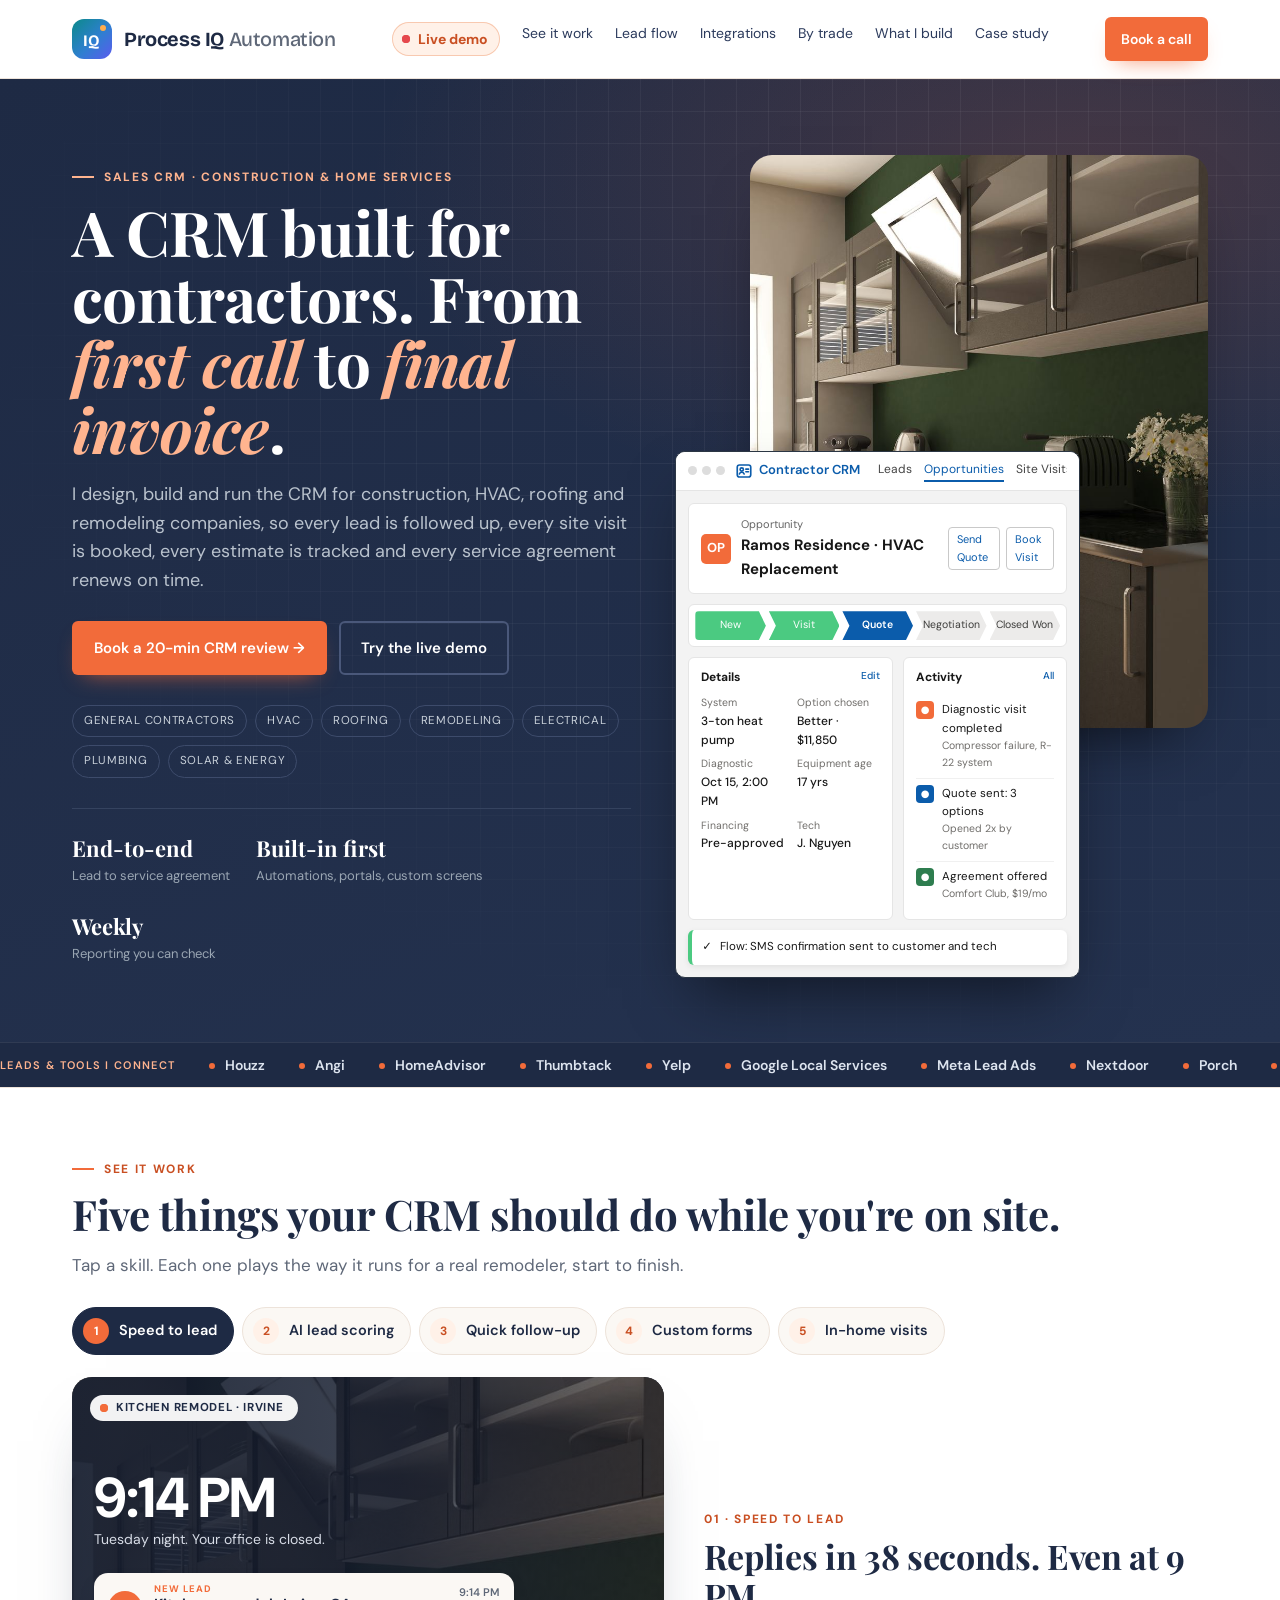
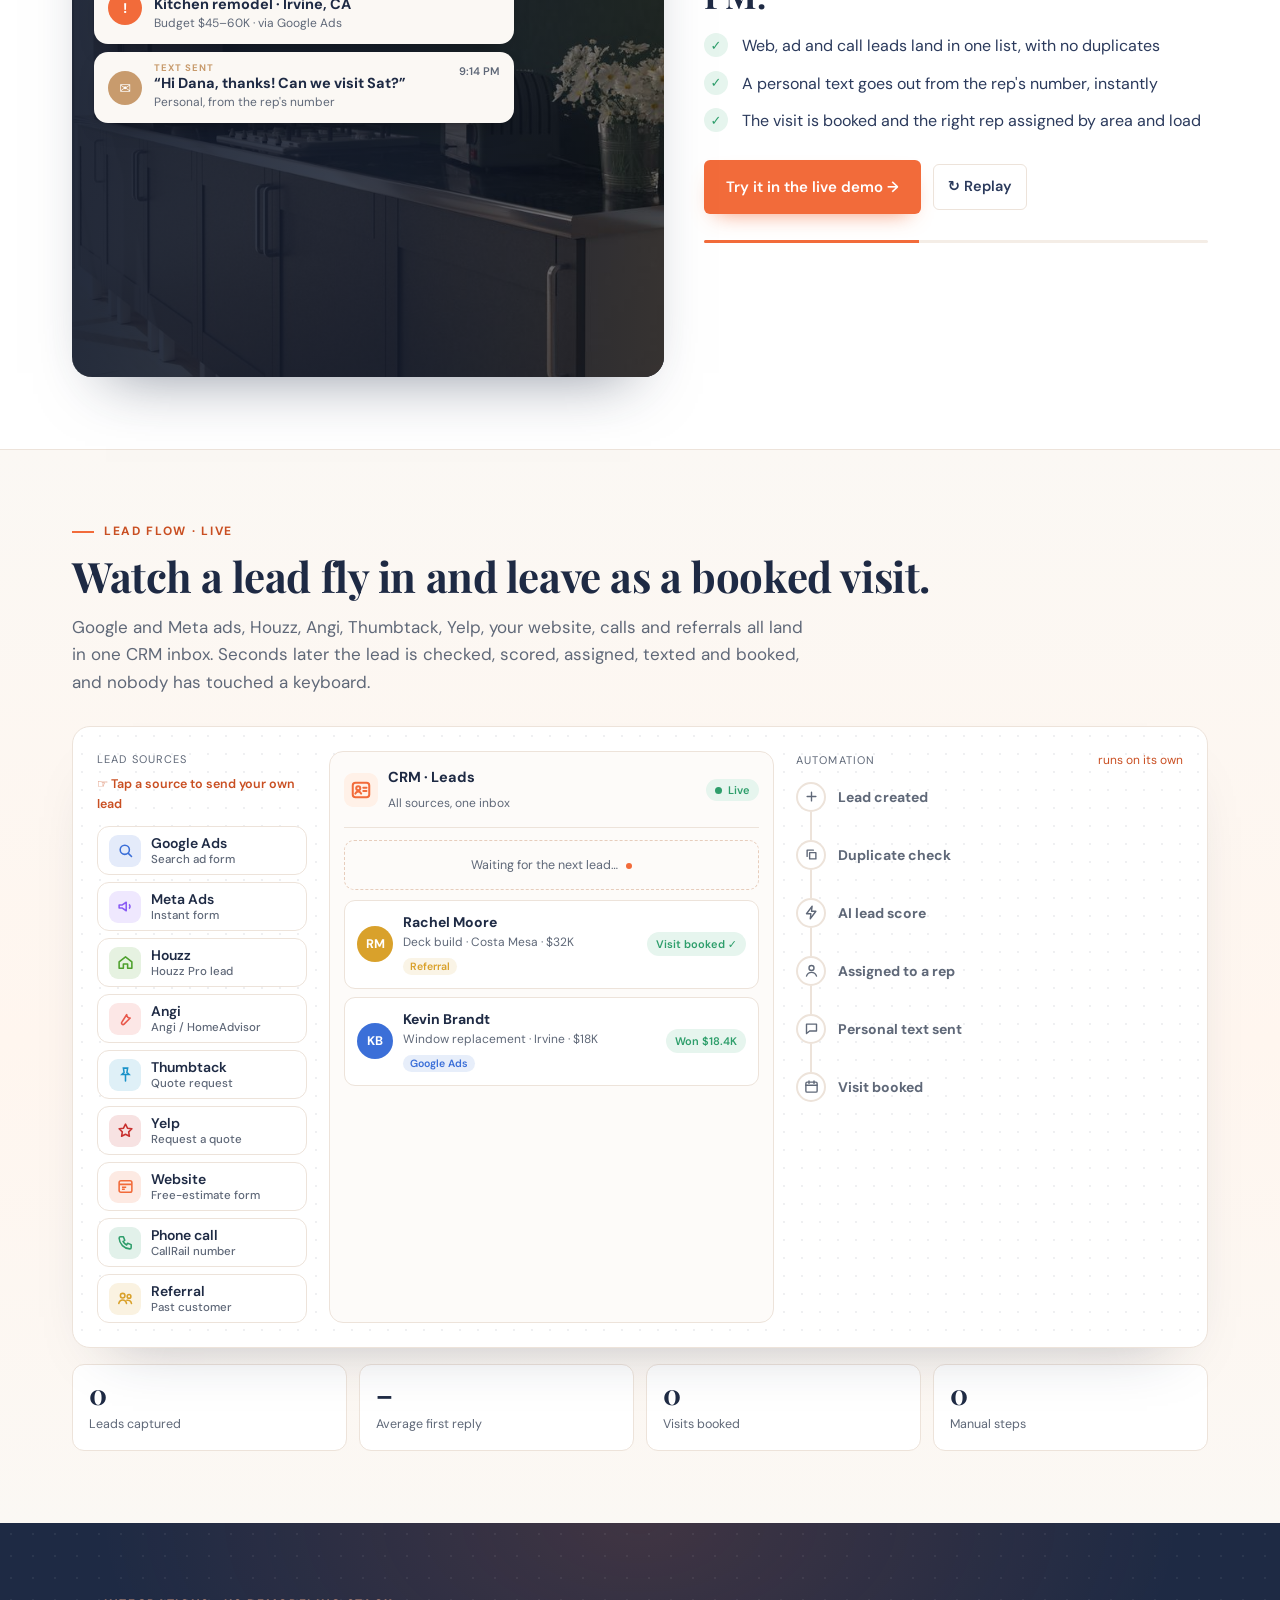
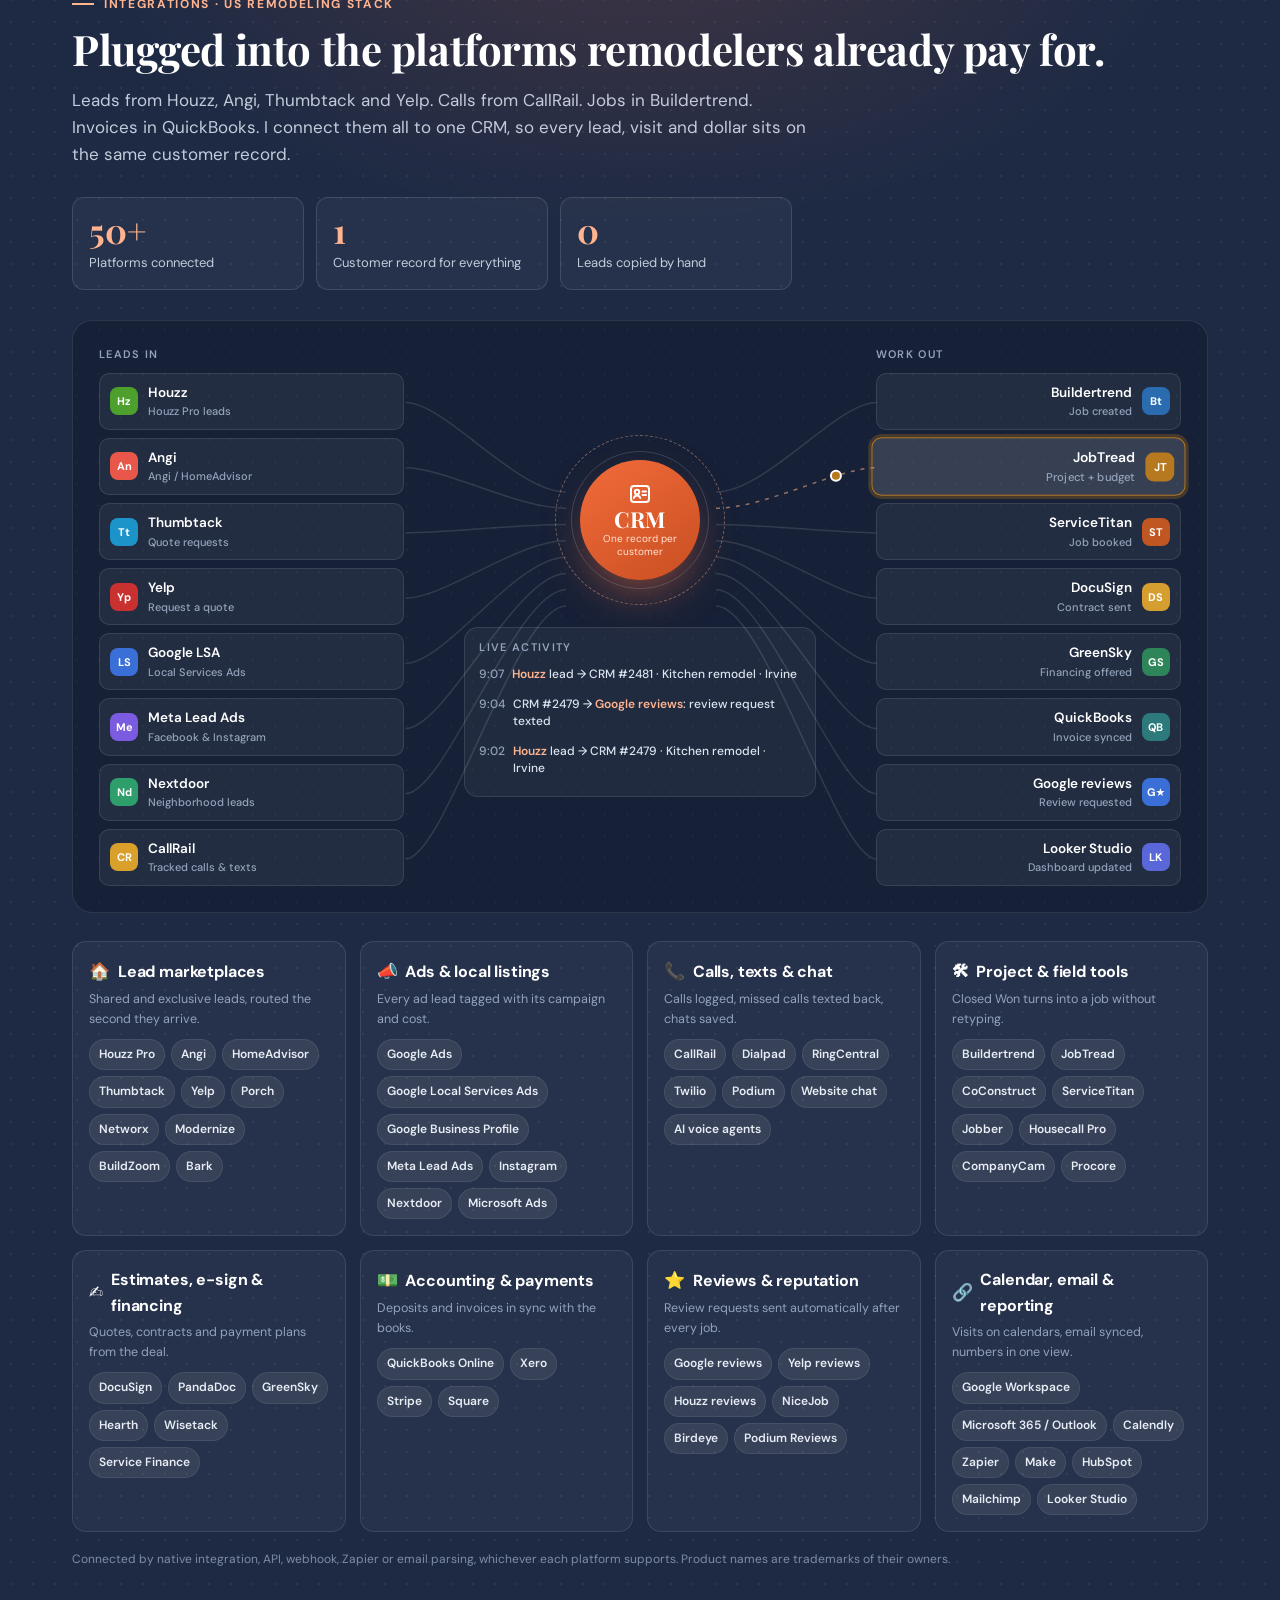
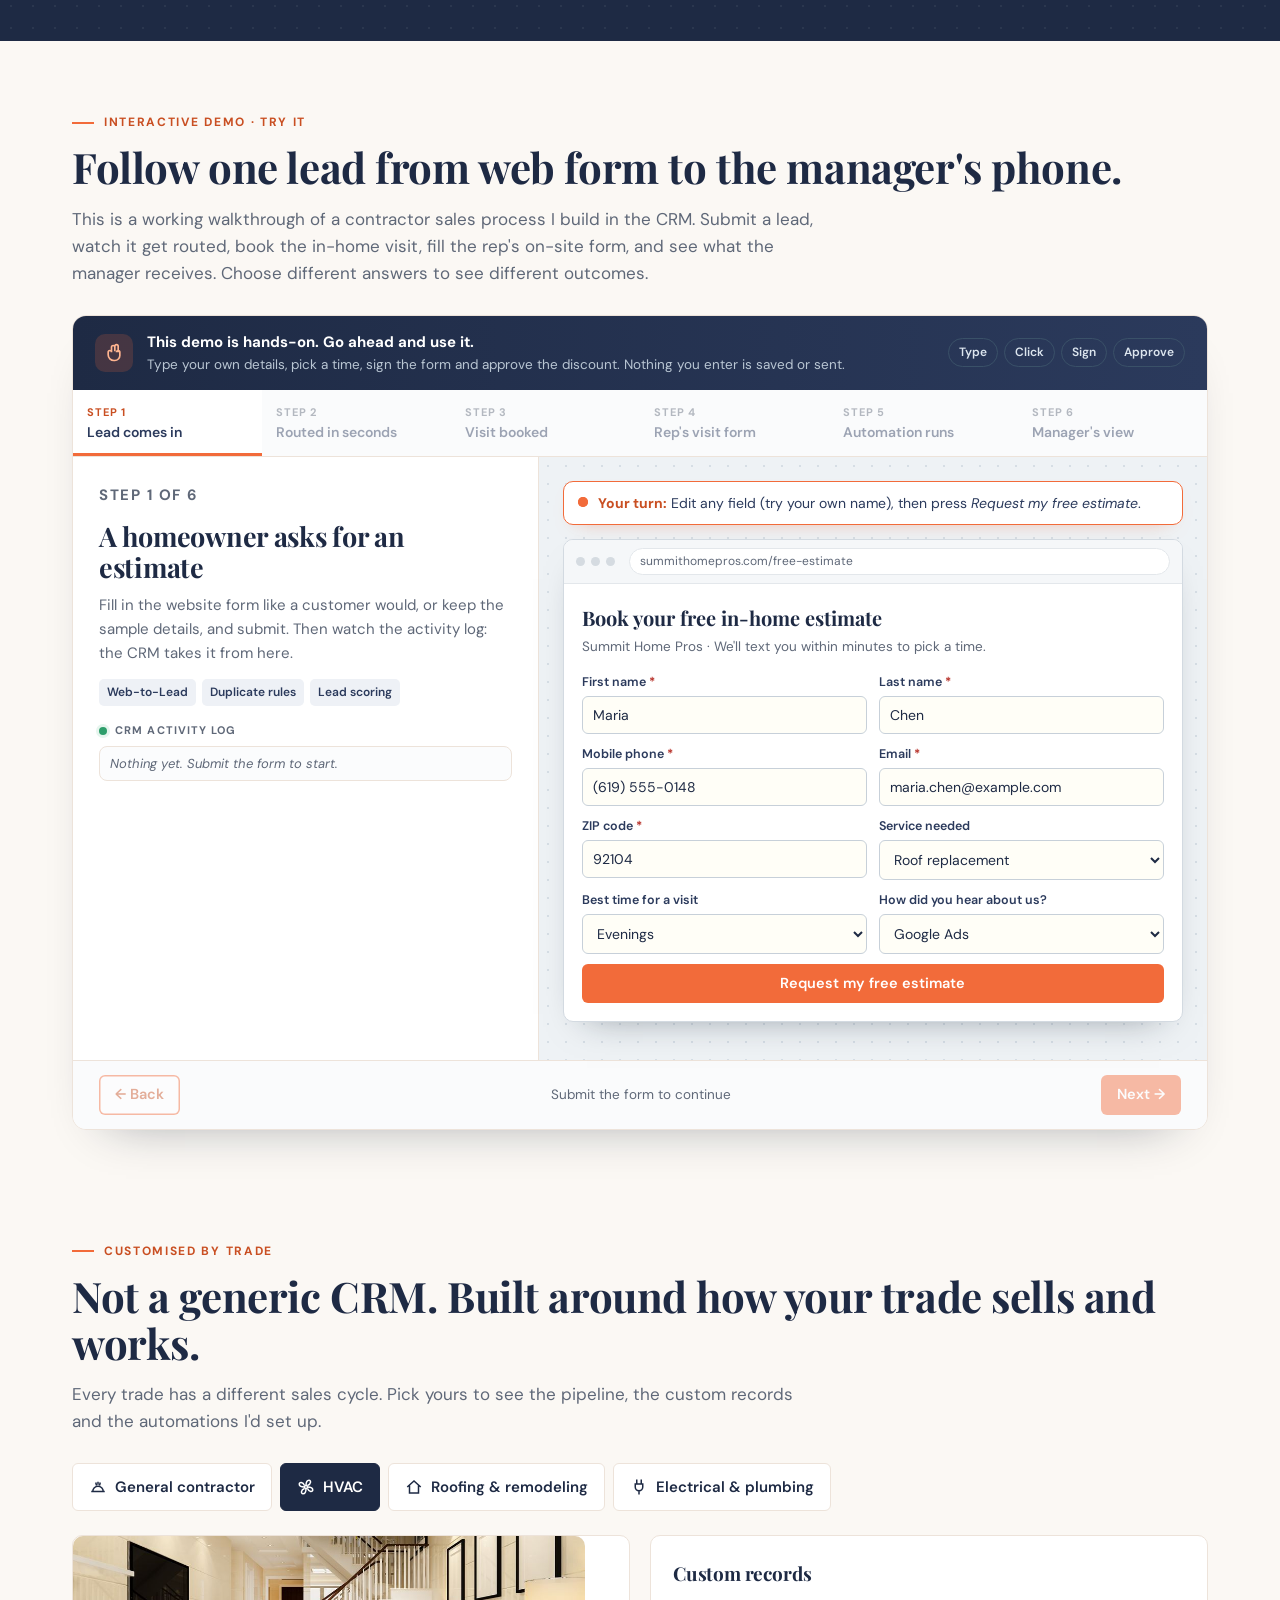
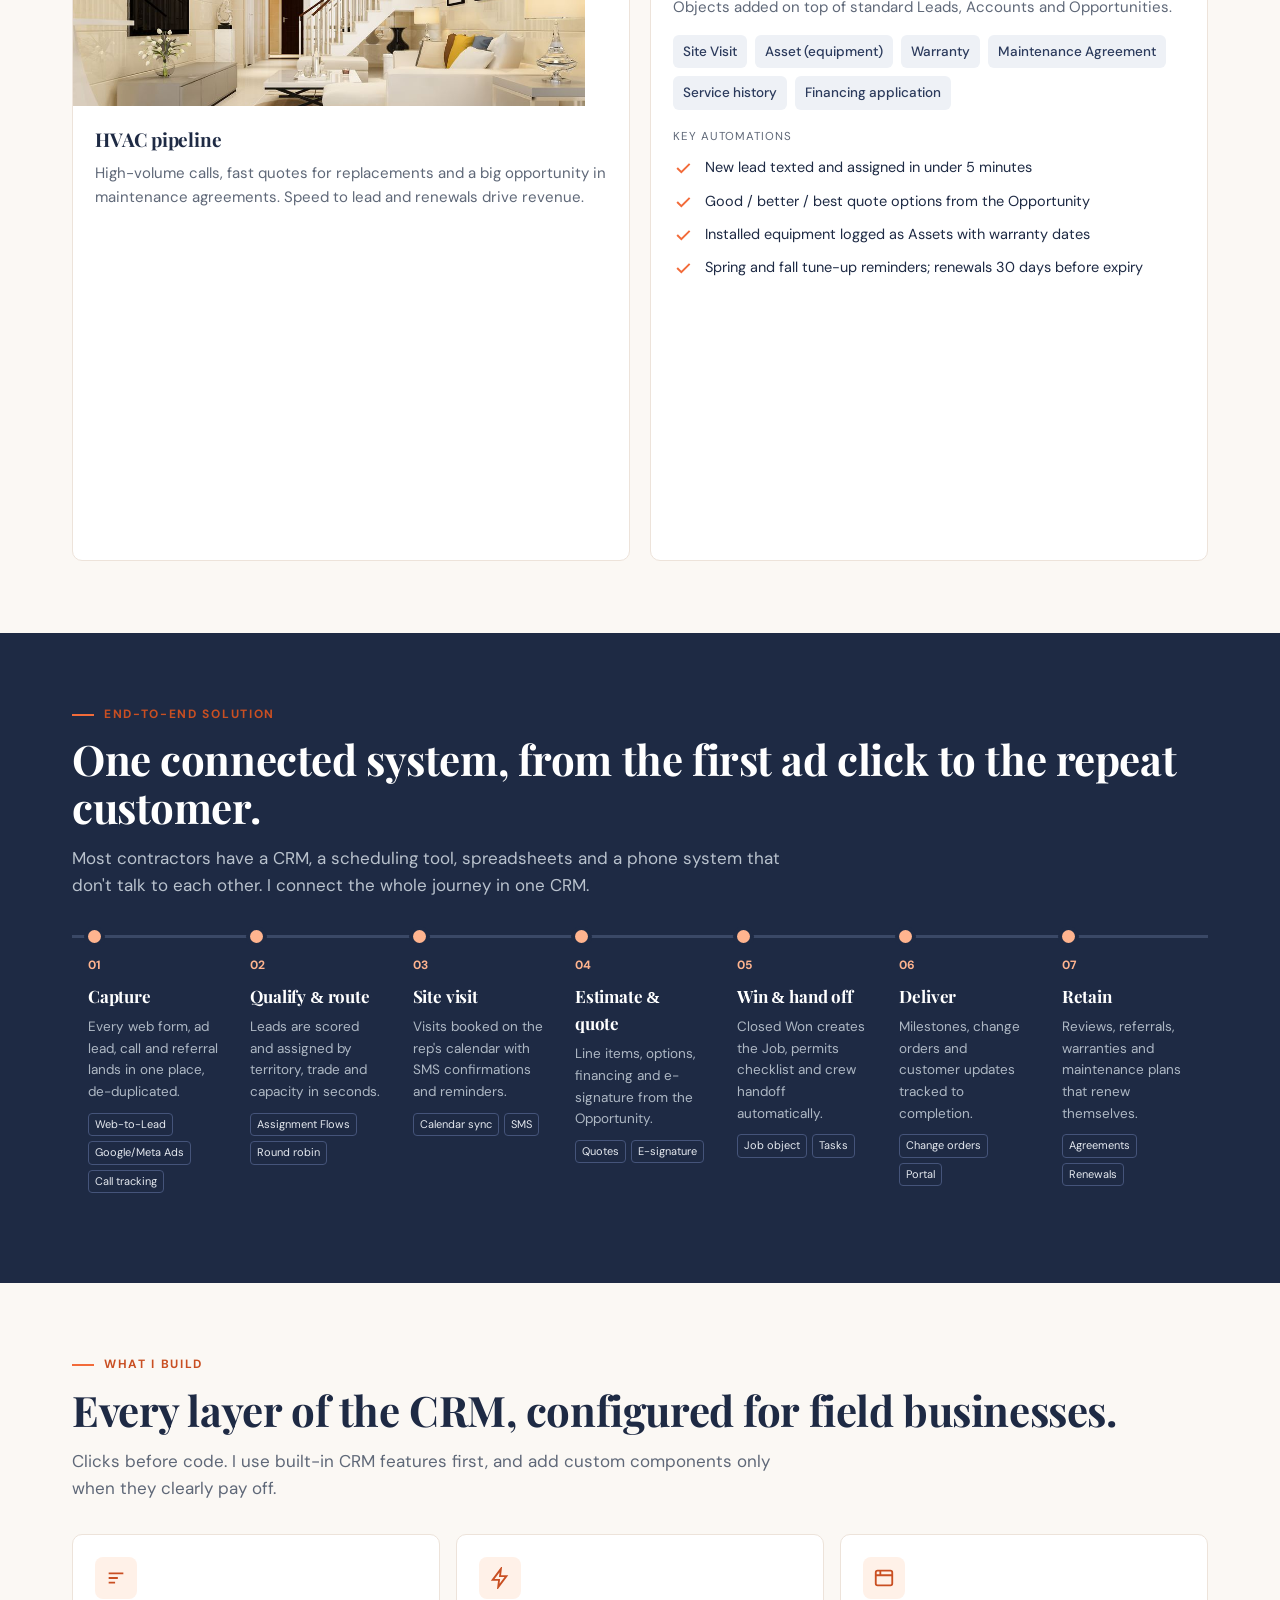
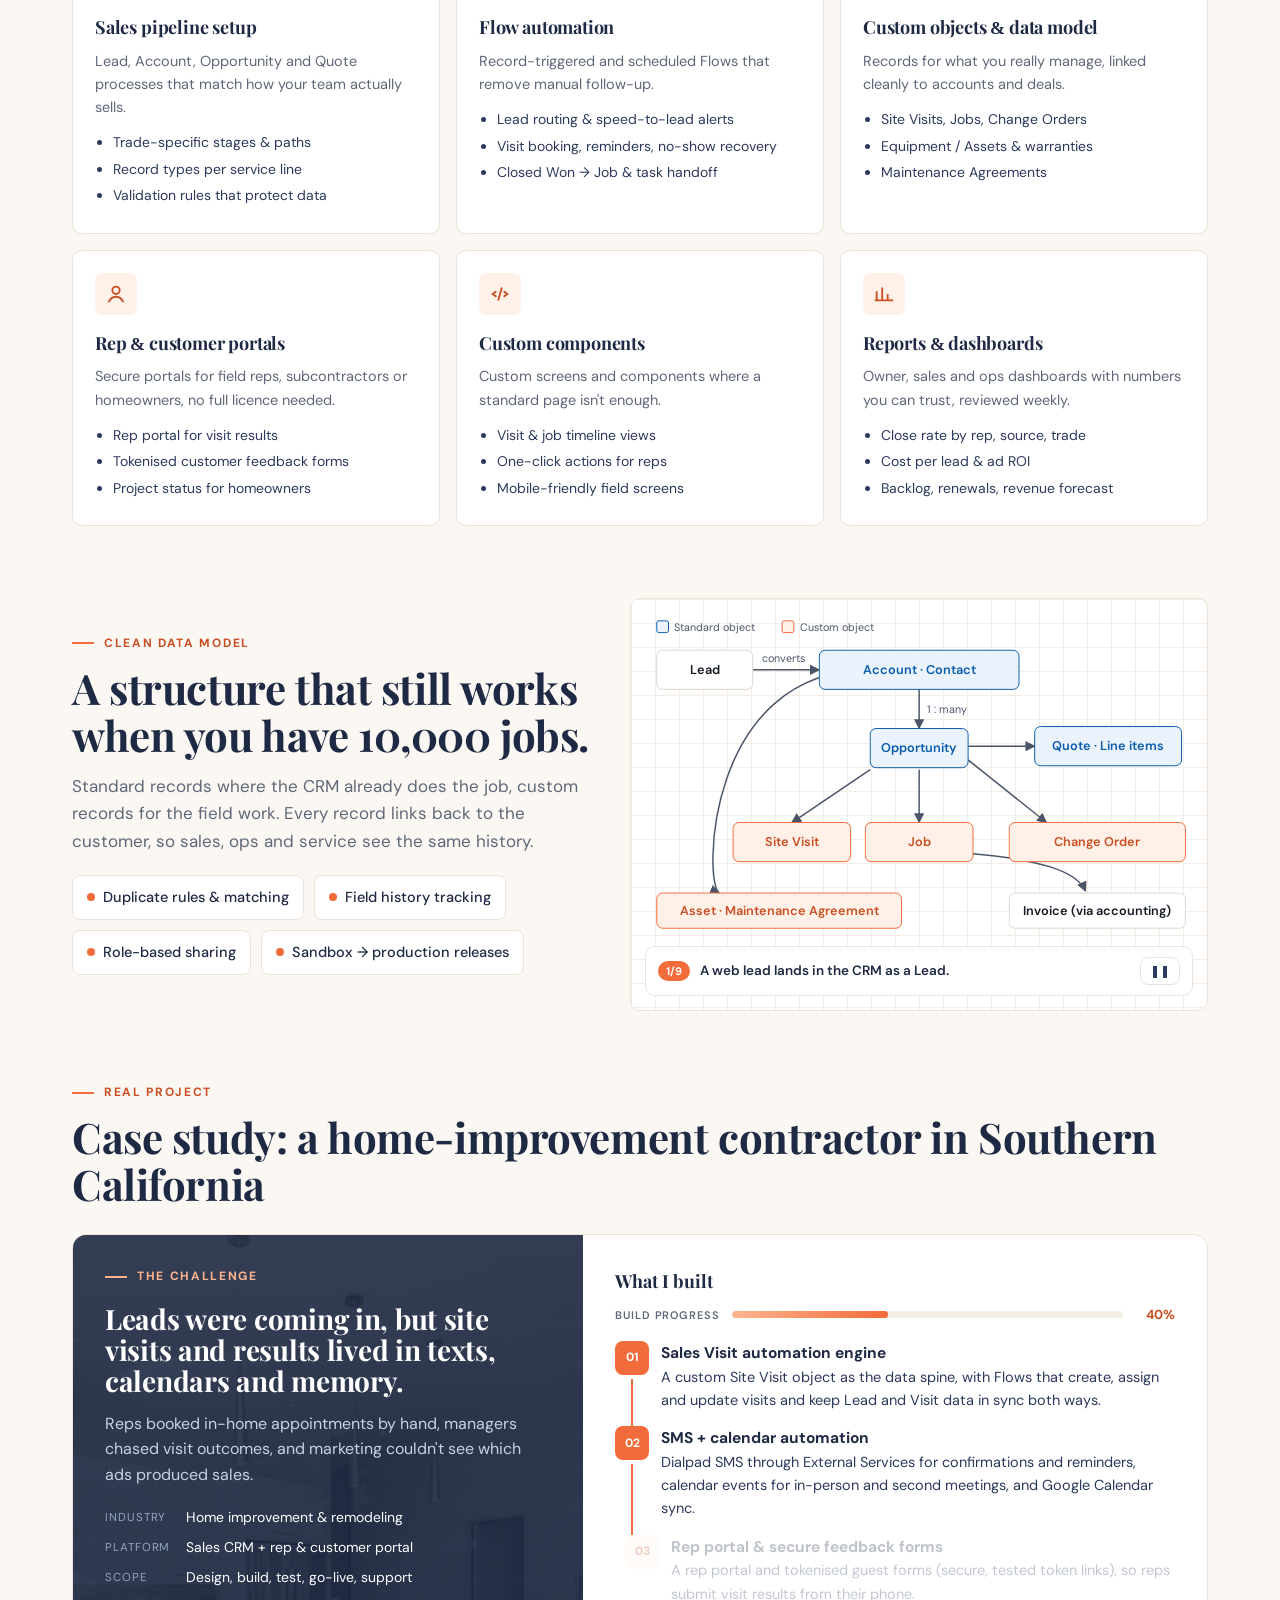
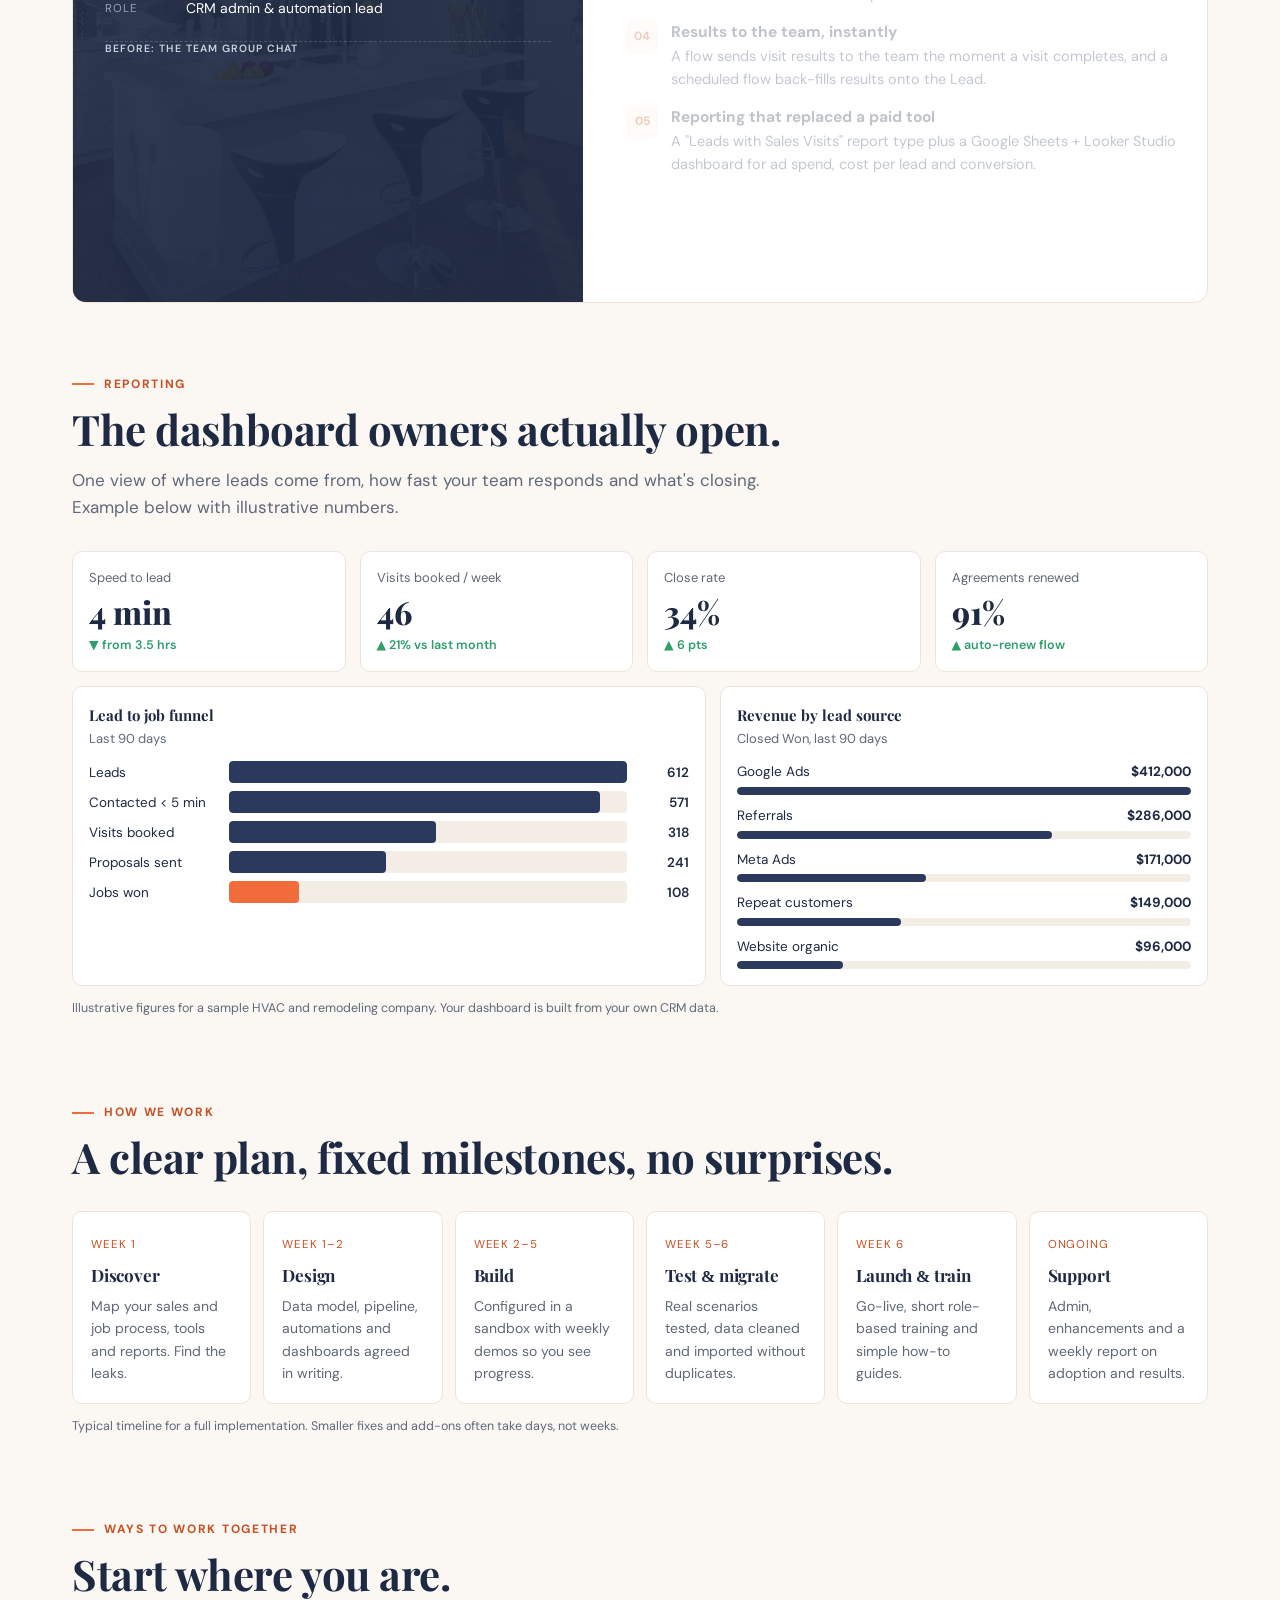
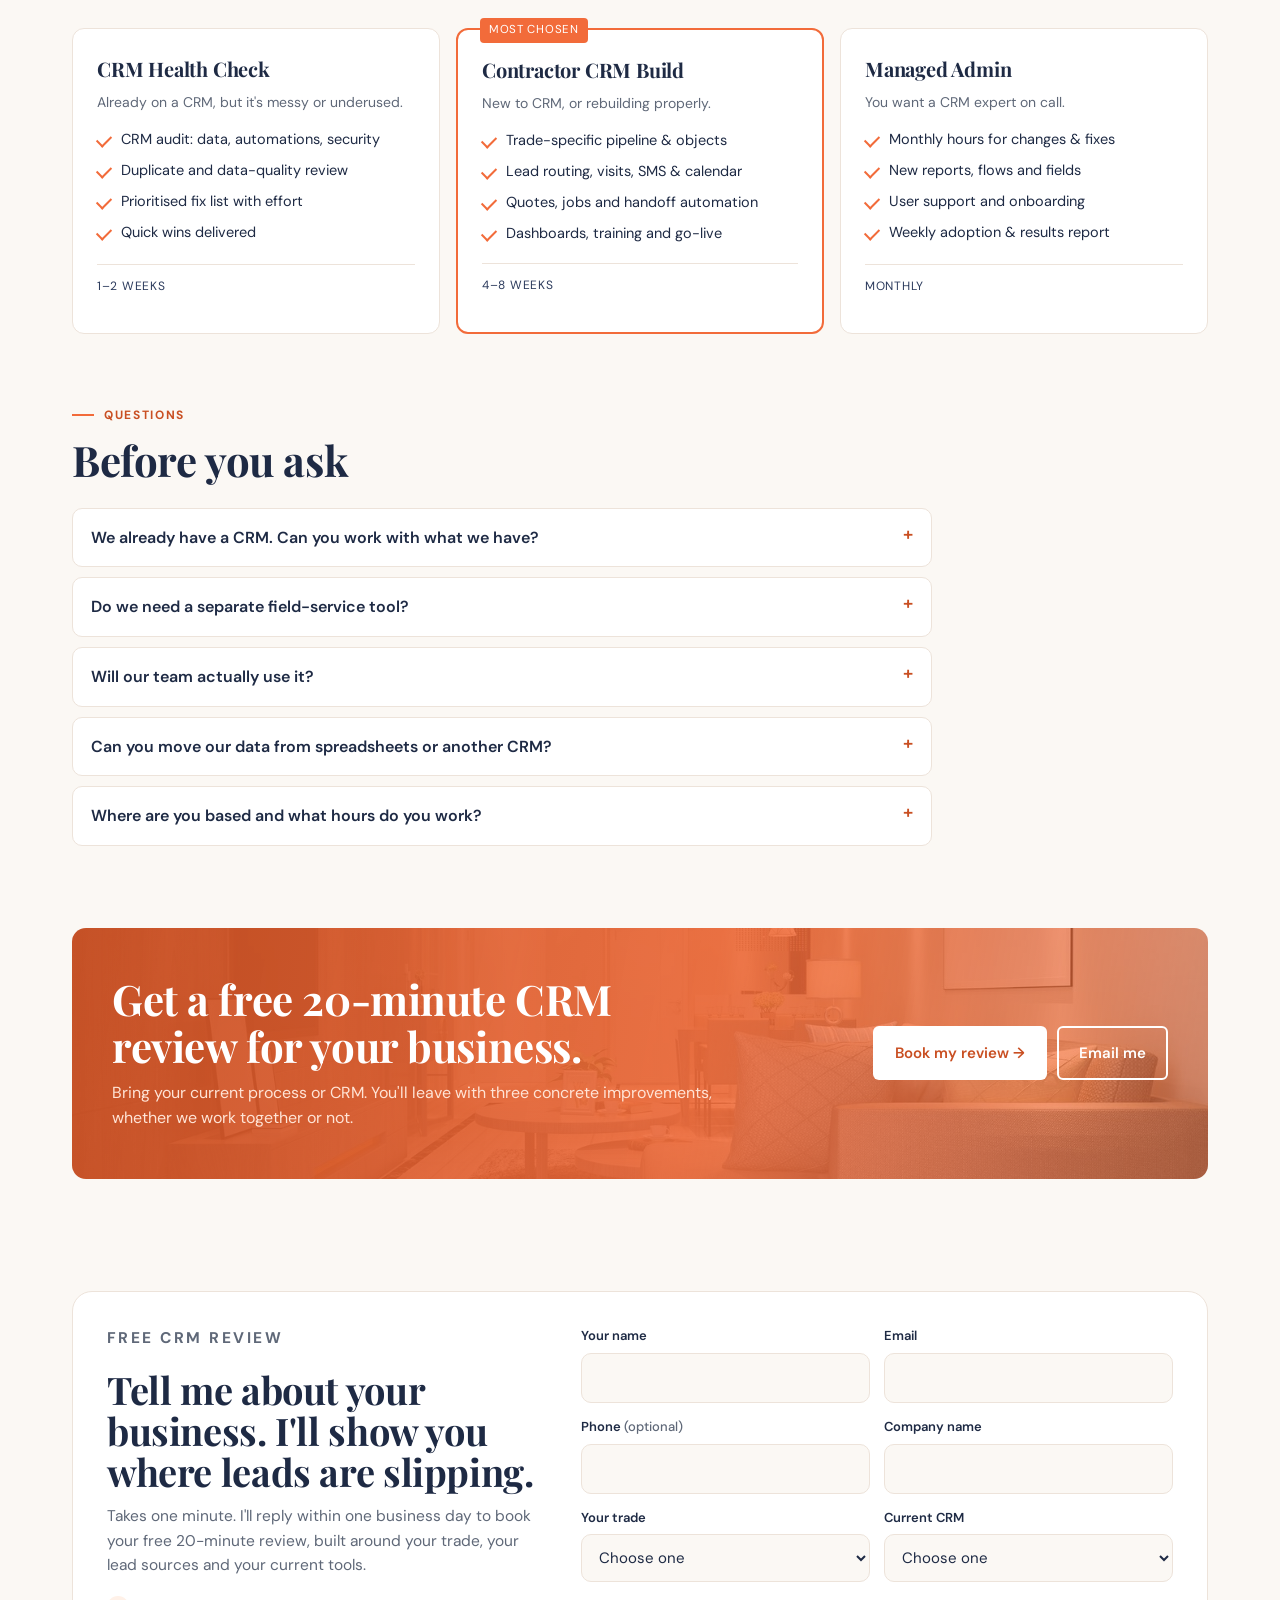
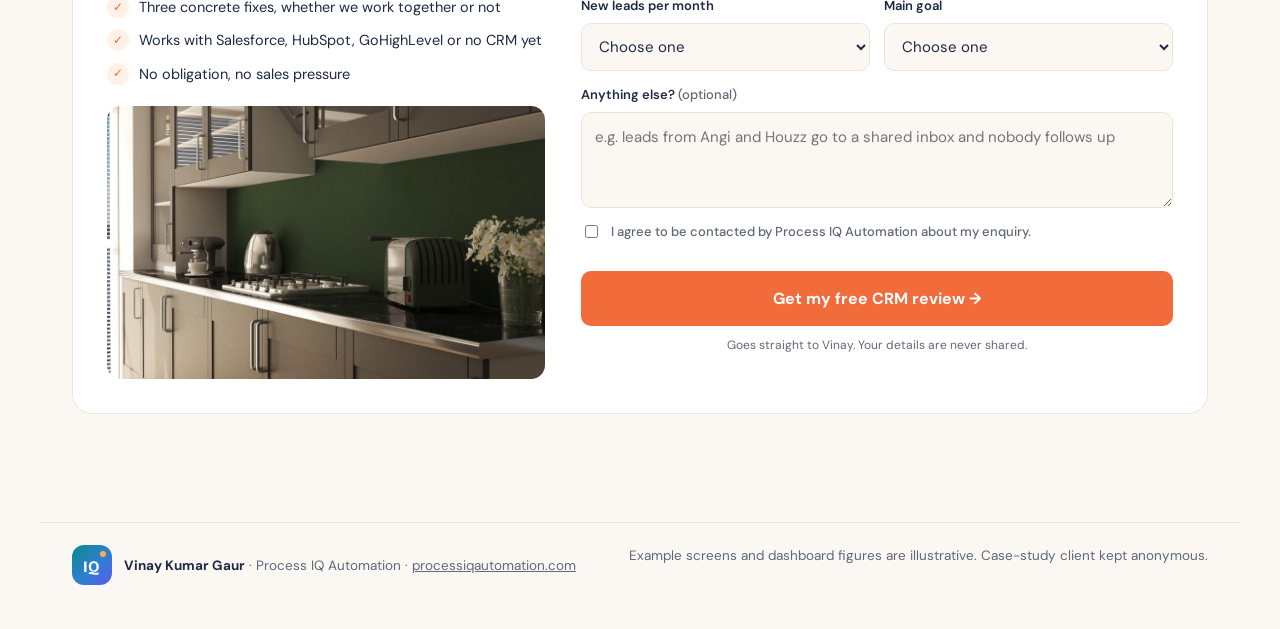
<file: index.html>
<!DOCTYPE html>
<html lang="en">
<head>
<meta charset="UTF-8"/><meta name="viewport" content="width=device-width,initial-scale=1.0"/>
<title>CRM for Contractors | Process IQ Automation</title>
<meta name="description" content="End-to-end CRM builds for construction, HVAC, roofing, remodeling and home-service contractors: lead capture, dispatch, estimates, jobs, service agreements and reporting."/>
<link rel="icon" type="image/png" sizes="32x32" href="https://processiqautomation.com/favicon-32.png"/><link rel="apple-touch-icon" href="https://processiqautomation.com/apple-touch-icon.png"/>
<link rel="preconnect" href="https://fonts.googleapis.com">
<link rel="stylesheet" href="https://fonts.googleapis.com/css2?family=Playfair+Display:wght@600;700&family=DM+Sans:wght@400;500;600;700&display=swap">
<style>
:root{
  --bg:#FBF8F4; --surface:#FFFFFF; --ink:#1E2A44; --ink2:#2B3A5C; --muted:#5F6878; --line:#EDE3DA; --line2:#F4EDE6;
  --orange:#F26B3A; --orange-ink:#C94F22; --orange-soft:#FFF1E8; --teal-lt:#FFB48F;
  --steel:#2B3A5C; --steel-soft:#EEF1F6; --sf:#0B5CAB; --sf-soft:#EAF3FC;
  --good:#2E9E6B; --good-bg:#E6F5EE; --warn:#8A5A00; --warn-bg:#FFF3D6;
  --display:"AmpPlain","Playfair Display",Georgia,serif; --body:"DM Sans",system-ui,-apple-system,"Segoe UI",sans-serif; --mono:"DM Sans",system-ui,sans-serif;
}
*{box-sizing:border-box}
html{scroll-behavior:smooth}
body{margin:0;background:var(--bg);color:var(--ink);font:16px/1.6 var(--body);-webkit-font-smoothing:antialiased}
a{color:inherit}
img{max-width:100%}
.wrap{max-width:1200px;margin:0 auto;padding-inline:16px}
@media (min-width:760px){.wrap{padding-inline:32px}}
.mono{font-family:var(--mono);font-size:12px;letter-spacing:.08em;text-transform:uppercase}
.kicker{font-family:var(--mono);font-size:12px;font-weight:700;letter-spacing:.14em;text-transform:uppercase;color:var(--orange-ink);margin:0 0 12px;display:flex;align-items:center;gap:10px}
.kicker::before{content:"";width:22px;height:2px;background:var(--orange)}
h1,h2,h3{font-family:var(--display);letter-spacing:-.01em;margin:0}
h2{font-size:clamp(28px,3.6vw,42px);line-height:1.12;font-weight:700}
.lead{color:var(--muted);font-size:17px;max-width:62ch;margin:14px 0 0}
section{padding:72px 0;scroll-margin-top:84px}
.btn{display:inline-flex;align-items:center;gap:8px;padding:13px 20px;border-radius:6px;font-weight:600;font-size:15px;text-decoration:none;border:2px solid transparent;transition:transform .15s,background .15s}
.btn:hover{transform:translateY(-1px)}
.btn-o{background:var(--orange);color:#fff}
.btn-o:hover{background:var(--orange-ink)}
.btn-g{border-color:currentColor}
.btn:focus-visible,button:focus-visible,a:focus-visible{outline:3px solid var(--orange);outline-offset:2px}

/* nav */
.nav{position:sticky;top:0;z-index:20;background:rgba(255,255,255,.94);backdrop-filter:saturate(1.4) blur(8px);border-bottom:1px solid var(--line)}
.nav .wrap{display:flex;align-items:center;justify-content:space-between;height:78px;gap:16px}
.brand{display:flex;align-items:center;text-decoration:none}@font-face{font-family:"Bricolage Grotesque";src:url("/fonts/bricolage-grotesque-latin-opsz-normal.woff2") format("woff2");font-weight:200 800;font-display:swap}.brand{gap:12px;color:var(--ink)}.brand-mark{width:40px;height:40px;flex:none;display:block}.brand-name{font-family:"Bricolage Grotesque",var(--display),sans-serif;font-size:20px;font-weight:700;letter-spacing:-.02em;white-space:nowrap}.brand-name span{color:var(--muted);font-weight:500}@media (max-width:620px){.brand-mark{width:34px;height:34px}.brand-name{font-size:17px}}
.brand i{width:28px;height:28px;border-radius:6px;background:var(--ink);display:grid;place-items:center;color:var(--orange);font-style:normal;font-size:13px}
.brand small{display:block;font-family:var(--mono);font-size:9.5px;letter-spacing:.14em;color:var(--muted);font-weight:500;margin-top:-3px}
.nav nav{display:flex;gap:22px;font-size:14px}
.nav nav a{text-decoration:none;color:var(--ink2)}
.nav nav a:hover{color:var(--orange-ink)}
@media (max-width:900px){.nav nav{display:none}}
.nav .btn{padding:9px 14px;font-size:14px}

/* hero */
.hero{position:relative;background:linear-gradient(160deg,#1E2A44 0%,#2B3A5C 100%);color:#fff;overflow:hidden;padding:76px 0 64px}
.hero::before{content:"";position:absolute;inset:0;background-image:linear-gradient(rgba(255,255,255,.05) 1px,transparent 1px),linear-gradient(90deg,rgba(255,255,255,.05) 1px,transparent 1px);background-size:32px 32px;mask-image:radial-gradient(ellipse at 70% 30%,#000 30%,transparent 75%)}
.hero .wrap{position:relative;display:grid;grid-template-columns:minmax(0,1.05fr) minmax(0,1fr);gap:44px;align-items:center}
@media (max-width:980px){.hero .wrap{grid-template-columns:minmax(0,1fr)}}
.hero .kicker{color:var(--teal-lt)}.hero .kicker::before{background:var(--teal-lt)}
.hero h1{font-size:clamp(36px,5.2vw,62px);line-height:1.06;font-weight:700}
.hero h1 em{font-style:italic;color:var(--teal-lt)}
.hero p.sub{color:#B9C2CD;font-size:18px;max-width:54ch;margin:18px 0 26px}
.hero .ctas{display:flex;gap:12px;flex-wrap:wrap}
.hero .btn-g{color:#fff;border-color:#35506A}
.trades{display:flex;flex-wrap:wrap;gap:8px;margin-top:30px}
.trades span{font-family:var(--mono);font-size:11.5px;letter-spacing:.06em;text-transform:uppercase;color:#C9D1DA;border:1px solid #344152;border-radius:999px;padding:6px 11px}
.proof{display:flex;gap:22px 26px;flex-wrap:wrap;margin-top:30px;padding-top:22px;border-top:1px solid #2A3646}
.proof div{font-size:13px;color:#9AA6B3}
.proof b{display:block;font-family:var(--display);font-size:22px;color:#fff}
@media (max-width:620px){.proof{display:grid;grid-template-columns:repeat(3,minmax(0,1fr));gap:12px}.proof b{font-size:16px}.proof div{font-size:12px}}

/* mock CRM window */
.sfw{background:#F3F3F3;border-radius:10px;box-shadow:0 30px 60px -20px rgba(0,0,0,.55);overflow:hidden;color:#181818;font-size:13px;border:1px solid #2B3644}
.sfw .bar{background:#fff;display:flex;align-items:center;gap:10px;padding:8px 12px;border-bottom:1px solid #E5E5E5}
.sfw .dots{display:flex;gap:5px}.sfw .dots i{width:9px;height:9px;border-radius:50%;background:#DDD;display:block}
.sfw .app{white-space:nowrap;font-weight:600;color:var(--sf);display:flex;align-items:center;gap:6px}
.sfw .app svg{width:18px;height:18px}
.sfw .tabsb{display:flex;gap:12px;margin-left:8px;color:#444;font-size:12px;overflow:hidden;white-space:nowrap}
.sfw .tabsb span.on{color:var(--sf);box-shadow:inset 0 -2px 0 var(--sf);padding-bottom:3px}
.sfw .rec{padding:12px}
.sfw .hdr{background:#fff;border:1px solid #E5E5E5;border-radius:6px;padding:12px;display:flex;align-items:center;gap:10px}
.sfw .ic{width:30px;height:30px;border-radius:5px;background:#F26B3A;display:grid;place-items:center;color:#fff;font-weight:700;font-size:13px;flex:none}
.sfw .hdr .t{font-size:11px;color:#666}
.sfw .hdr .n{font-weight:700;font-size:15px}
.sfw .hdr .acts{margin-left:auto;display:flex;gap:6px}
.sfw .hdr .acts span{border:1px solid #C9C9C9;border-radius:4px;padding:3px 8px;font-size:11px;background:#fff;color:var(--sf)}
.path{display:flex;margin:10px 0;background:#fff;border:1px solid #E5E5E5;border-radius:6px;padding:6px;gap:3px;overflow:hidden}
.path span{flex:1;text-align:center;font-size:10.5px;padding:6px 4px;background:#ECEBEA;color:#3E3E3C;clip-path:polygon(0 0,calc(100% - 7px) 0,100% 50%,calc(100% - 7px) 100%,0 100%,7px 50%);white-space:nowrap;overflow:hidden;text-overflow:ellipsis;transition:background .3s,color .3s}
.path span:first-child{clip-path:polygon(0 0,calc(100% - 7px) 0,100% 50%,calc(100% - 7px) 100%,0 100%);border-radius:4px 0 0 4px}
.path span.done{background:#4BCA81;color:#fff}
.path span.cur{background:var(--sf);color:#fff;font-weight:600}
.cols{display:grid;grid-template-columns:1.25fr 1fr;gap:10px}
@media (max-width:520px){.cols{grid-template-columns:1fr}.sfw .tabsb{display:none}}
.card{background:#fff;border:1px solid #E5E5E5;border-radius:6px;padding:10px 12px}
.card h4{margin:0 0 8px;font-size:12px;font-family:var(--body);display:flex;justify-content:space-between}
.card h4 small{color:var(--sf);font-weight:500}
.fl{display:grid;grid-template-columns:1fr 1fr;gap:6px 12px}
.fl div{font-size:10.5px;color:#706E6B}
.fl b{display:block;font-size:12px;color:#181818;font-weight:500}
.act{display:flex;gap:8px;align-items:flex-start;padding:6px 0;border-top:1px solid #F0F0F0;font-size:11.5px}
.act:first-of-type{border-top:0}
.act i{width:18px;height:18px;border-radius:4px;display:grid;place-items:center;color:#fff;font-style:normal;font-size:10px;flex:none}
.act small{display:block;color:#706E6B;font-size:10.5px}
.toast{margin-top:10px;background:#fff;border-left:4px solid #4BCA81;border-radius:6px;padding:8px 10px;font-size:11.5px;display:flex;gap:8px;align-items:center;box-shadow:0 2px 6px rgba(0,0,0,.08)}

/* trade switcher */
.switch{display:flex;gap:8px;flex-wrap:wrap;margin:28px 0 24px}
.switch button{all:unset;cursor:pointer;padding:11px 16px;border-radius:6px;background:var(--surface);border:1px solid var(--line);font-weight:600;font-size:15px;display:flex;align-items:center;gap:8px}
.switch button[aria-pressed="true"]{background:var(--ink);color:#fff;border-color:var(--ink)}
.switch button svg{width:18px;height:18px}
.tradebox{display:grid;grid-template-columns:minmax(0,1fr) minmax(0,1fr);gap:20px}
@media (max-width:900px){.tradebox{grid-template-columns:minmax(0,1fr)}}
.panel{background:var(--surface);border:1px solid var(--line);border-radius:10px;padding:22px}
.panel h3{font-size:19px;margin-bottom:6px}
.panel p.d{color:var(--muted);margin:0 0 16px;font-size:15px}
.pipe{display:flex;flex-direction:column;gap:8px}
.pipe .st{display:grid;grid-template-columns:28px 1fr;gap:12px;align-items:start}
.pipe .st b{width:28px;height:28px;border-radius:50%;background:var(--orange-soft);color:var(--orange-ink);font-family:var(--mono);font-size:12px;display:grid;place-items:center}
.pipe .st div{font-weight:600;font-size:15px}
.pipe .st small{display:block;color:var(--muted);font-weight:400;font-size:13.5px}
.chips{display:flex;flex-wrap:wrap;gap:8px}
.chips span{background:var(--steel-soft);color:var(--steel);border-radius:6px;padding:6px 10px;font-size:13.5px;font-weight:500}
.autos{list-style:none;padding:0;margin:0;display:grid;gap:10px}
.autos li{display:grid;grid-template-columns:22px 1fr;gap:10px;font-size:14.5px}
.autos li svg{width:20px;height:20px;color:var(--orange);margin-top:2px}
.sub2{font-family:var(--mono);font-size:11.5px;letter-spacing:.08em;text-transform:uppercase;color:var(--muted);margin:18px 0 10px}
.fade{animation:fade .35s ease-out}
@keyframes fade{from{opacity:0;transform:translateY(6px)}to{opacity:1;transform:none}}

/* lifecycle */
.life{background:var(--ink);color:#fff}
.life .lead{color:#B9C2CD}
.life h2{color:#fff}
.flow{display:grid;grid-template-columns:repeat(7,minmax(0,1fr));gap:0;margin-top:36px;counter-reset:s}
@media (max-width:1050px){.flow{grid-template-columns:repeat(4,minmax(0,1fr));row-gap:18px}}
@media (max-width:620px){.flow{grid-template-columns:minmax(0,1fr)}}
.flow .s{position:relative;padding:18px 16px 18px;border-top:3px solid #2E3B4C}
.flow .s::before{counter-increment:s;content:"0" counter(s);font-family:var(--mono);font-size:12px;font-weight:700;color:var(--teal-lt);display:block;margin-bottom:8px}
.flow .s::after{content:"";position:absolute;top:-8px;left:16px;width:13px;height:13px;border-radius:50%;background:var(--teal-lt);box-shadow:0 0 0 4px var(--ink)}
.flow h3{font-size:17px;margin-bottom:6px}
.flow p{margin:0 0 10px;color:#AEB8C4;font-size:13.5px}
.flow .tg{display:flex;flex-wrap:wrap;gap:5px}
.flow .tg span{font-size:11px;font-family:var(--mono);color:#E6EAF0;border:1px solid #384658;border-radius:4px;padding:2px 6px}

/* capabilities */
.caps{display:grid;grid-template-columns:repeat(3,minmax(0,1fr));gap:16px;margin-top:32px}
@media (max-width:980px){.caps{grid-template-columns:repeat(2,minmax(0,1fr))}}
@media (max-width:620px){.caps{grid-template-columns:minmax(0,1fr)}}
.cap{background:var(--surface);border:1px solid var(--line);border-radius:10px;padding:22px;transition:border-color .2s,transform .2s}
.cap:hover{border-color:var(--orange);transform:translateY(-2px)}
.cap .ico{width:42px;height:42px;border-radius:8px;background:var(--orange-soft);color:var(--orange-ink);display:grid;place-items:center;margin-bottom:14px}
.cap .ico svg{width:22px;height:22px}
.cap h3{font-size:18px;margin-bottom:8px}
.cap p{margin:0 0 12px;color:var(--muted);font-size:14.5px}
.cap ul{margin:0;padding-left:18px;font-size:14px;color:var(--ink2)}
.cap li{margin:0 0 4px}

/* data model */
.model{display:grid;grid-template-columns:minmax(0,1fr) minmax(0,1.1fr);gap:32px;align-items:center}
@media (max-width:980px){.model{grid-template-columns:minmax(0,1fr)}}
.erd{background:var(--surface);border:1px solid var(--line);border-radius:10px;padding:14px;background-image:linear-gradient(var(--line2) 1px,transparent 1px),linear-gradient(90deg,var(--line2) 1px,transparent 1px);background-size:24px 24px}
.erd svg{width:100%;height:auto;display:block}
.erd text{font-family:var(--body)}

/* case study */
.case{background:var(--surface);border:1px solid var(--line);border-radius:14px;overflow:hidden;display:grid;grid-template-columns:minmax(0,.9fr) minmax(0,1.1fr)}
@media (max-width:980px){.case{grid-template-columns:minmax(0,1fr)}}
.case .l{background:var(--steel);color:#fff;padding:32px}
.case .l .kicker{color:var(--teal-lt)}.case .l .kicker::before{background:var(--teal-lt)}
.case .l h3{font-size:28px;line-height:1.1;margin-bottom:14px}
.case .l p{color:#C8D3E0;margin:0 0 18px}
.case .l dl{display:grid;grid-template-columns:auto 1fr;gap:8px 16px;margin:0;font-size:14px}
.case .l dt{color:#93A6BD;font-family:var(--mono);font-size:11.5px;text-transform:uppercase;letter-spacing:.08em;padding-top:3px}
.case .l dd{margin:0}
.case .r{padding:32px}
.case .r h4{font-family:var(--display);font-size:18px;margin:0 0 14px}
.built{display:grid;gap:14px}
.built div{display:grid;grid-template-columns:34px 1fr;gap:12px}
.built b{width:34px;height:34px;border-radius:8px;background:var(--orange-soft);color:var(--orange-ink);display:grid;place-items:center;font-family:var(--mono);font-size:12px}
.built p{margin:0;font-size:14.5px;color:var(--ink2)}
.built p strong{display:block;font-size:15.5px;color:var(--ink)}
.res{display:flex;flex-wrap:wrap;gap:8px;margin-top:20px}
.res span{background:var(--good-bg);color:var(--good);border-radius:999px;padding:6px 12px;font-size:13px;font-weight:600}

/* dashboard */
.dash{display:grid;grid-template-columns:repeat(4,minmax(0,1fr));gap:14px;margin-top:30px}
@media (max-width:980px){.dash{grid-template-columns:repeat(2,minmax(0,1fr))}}
.kpi{background:var(--surface);border:1px solid var(--line);border-radius:10px;padding:16px}
.kpi .k{font-size:13px;color:var(--muted);margin:0 0 6px}
.kpi .v{font-family:var(--display);font-size:clamp(24px,3vw,32px);font-weight:800;margin:0;line-height:1.05;font-variant-numeric:tabular-nums}
.kpi .d{font-size:12.5px;color:var(--good);margin:6px 0 0;font-weight:600}
.charts{display:grid;grid-template-columns:minmax(0,1.3fr) minmax(0,1fr);gap:14px;margin-top:14px}
@media (max-width:900px){.charts{grid-template-columns:minmax(0,1fr)}}
.chart{background:var(--surface);border:1px solid var(--line);border-radius:10px;padding:16px;position:relative}
.chart h4{margin:0;font-size:15px;font-family:var(--display)}
.chart p{margin:2px 0 12px;font-size:13px;color:var(--muted)}
.funnel{display:grid;gap:8px}
.funnel .row{display:grid;grid-template-columns:130px 1fr 52px;gap:10px;align-items:center;font-size:13.5px}
@media (max-width:480px){.funnel .row{grid-template-columns:96px 1fr 44px;font-size:12.5px}}
.funnel .bar{height:22px;background:var(--line2);border-radius:4px;overflow:hidden}
.funnel .bar i{display:block;height:100%;background:var(--steel);border-radius:4px;transition:width .9s cubic-bezier(.2,.7,.2,1)}
.funnel .row:last-child .bar i{background:var(--orange)}
.funnel .n{text-align:right;font-variant-numeric:tabular-nums;font-weight:600}
.src{display:grid;gap:10px}
.src .row{display:grid;grid-template-columns:1fr auto;gap:4px 10px;font-size:13.5px}
.src .row .bar{grid-column:1/-1;height:8px;background:var(--line2);border-radius:4px;overflow:hidden}
.src .row .bar i{display:block;height:100%;background:var(--steel);border-radius:4px}
.src .row b{font-variant-numeric:tabular-nums}
.note{font-size:12.5px;color:var(--muted);margin-top:12px}

/* process */
.steps{display:grid;grid-template-columns:repeat(6,minmax(0,1fr));gap:12px;margin-top:30px}
@media (max-width:1050px){.steps{grid-template-columns:repeat(3,minmax(0,1fr))}}
@media (max-width:620px){.steps{grid-template-columns:minmax(0,1fr)}}
.step{background:var(--surface);border:1px solid var(--line);border-radius:10px;padding:18px}
.step .w{font-family:var(--mono);font-size:11.5px;color:var(--orange-ink);text-transform:uppercase;letter-spacing:.08em}
.step h3{font-size:17px;margin:6px 0 6px}
.step p{margin:0;font-size:14px;color:var(--muted)}

/* packages */
.packs{display:grid;grid-template-columns:repeat(3,minmax(0,1fr));gap:16px;margin-top:30px}
@media (max-width:980px){.packs{grid-template-columns:minmax(0,1fr)}}
.pack{background:var(--surface);border:1px solid var(--line);border-radius:12px;padding:24px;display:flex;flex-direction:column}
.pack.hl{border:2px solid var(--orange);position:relative}
.pack.hl::before{content:"Most chosen";position:absolute;top:-12px;left:22px;background:var(--orange);color:#fff;font-size:11.5px;font-family:var(--mono);text-transform:uppercase;letter-spacing:.06em;padding:3px 9px;border-radius:4px}
.pack h3{font-size:20px}
.pack .for{color:var(--muted);font-size:14px;margin:6px 0 14px}
.pack ul{list-style:none;padding:0;margin:0 0 18px;display:grid;gap:8px;font-size:14.5px}
.pack li{padding-left:24px;position:relative}
.pack li::before{content:"";position:absolute;left:0;top:7px;width:12px;height:7px;border-left:2px solid var(--orange);border-bottom:2px solid var(--orange);transform:rotate(-45deg)}
.pack .time{margin-top:auto;font-family:var(--mono);font-size:12px;color:var(--steel);text-transform:uppercase;letter-spacing:.06em;border-top:1px solid var(--line);padding-top:12px}

/* integrations */
.ints{display:flex;flex-wrap:wrap;gap:10px;margin-top:24px}
.ints span{background:var(--surface);border:1px solid var(--line);border-radius:8px;padding:10px 14px;font-weight:500;font-size:14.5px;display:flex;gap:8px;align-items:center}
.ints span i{width:8px;height:8px;border-radius:50%;background:var(--orange);display:block}

/* faq */
.faq{max-width:860px;margin-top:24px}
.faq details{background:var(--surface);border:1px solid var(--line);border-radius:10px;margin-bottom:10px;padding:0 18px}
.faq summary{cursor:pointer;list-style:none;padding:16px 0;font-weight:600;display:flex;justify-content:space-between;gap:12px}
.faq summary::-webkit-details-marker{display:none}
.faq summary::after{content:"+";font-family:var(--mono);color:var(--orange-ink);font-size:18px;line-height:1}
.faq details[open] summary::after{content:"–"}
.faq p{margin:0 0 16px;color:var(--muted)}

/* cta */
.cta{background:linear-gradient(135deg,var(--orange-ink),var(--orange));color:#fff;border-radius:14px;padding:36px;display:flex;justify-content:space-between;align-items:center;gap:24px;flex-wrap:wrap}
.cta h2{color:#fff;max-width:20ch}
.cta p{margin:10px 0 0;color:#FFE4D6;max-width:56ch}
.cta .btn-w{background:#fff;color:var(--orange-ink)}
.cta .btn-g{color:#fff}
footer{padding:36px 0 44px;color:var(--muted);font-size:13.5px}
footer .wrap{display:flex;justify-content:space-between;gap:16px;flex-wrap:wrap;border-top:1px solid var(--line);padding-top:22px}
@media (prefers-reduced-motion:reduce){*{animation:none!important;transition:none!important}}
/* plain ampersand inside Playfair headings */
@font-face{font-family:"AmpPlain";src:local("Georgia"),local("Georgia Regular"),local("Noto Serif"),local("NotoSerif"),local("Times New Roman"),local("Liberation Serif"),local("DejaVu Serif");unicode-range:U+0026;font-weight:400 600}
@font-face{font-family:"AmpPlain";src:local("Georgia Bold"),local("Georgia-Bold"),local("Noto Serif Bold"),local("NotoSerif-Bold"),local("Times New Roman Bold"),local("Liberation Serif Bold"),local("DejaVu Serif Bold");unicode-range:U+0026;font-weight:700 900}

/* ===== interactive demo ===== */
#demo{padding-bottom:40px}
.dm{background:var(--surface);border:1px solid var(--line);border-radius:14px;margin-top:28px;overflow:hidden;box-shadow:0 24px 50px -36px rgba(13,27,42,.45)}
.dm-steps{display:flex;list-style:none;margin:0;padding:0;border-bottom:1px solid var(--line);background:#FAFBFC}
.dm-steps li{flex:1 1 0;min-width:0}
.dm-steps button{all:unset;box-sizing:border-box;cursor:pointer;display:block;width:100%;height:100%;padding:14px 14px 11px;border-bottom:3px solid transparent;color:var(--muted)}
.dm-steps b{display:block;font-family:var(--mono);font-size:11px;letter-spacing:.08em;text-transform:uppercase}
.dm-steps span{display:block;font-weight:600;color:var(--ink2);font-size:14px;line-height:1.25;margin-top:3px}
.dm-steps button[aria-current="step"]{border-bottom-color:var(--orange);background:#fff}
.dm-steps button[aria-current="step"] b{color:var(--orange-ink)}
.dm-steps button.ok b::after{content:" ✓";color:var(--good)}
.dm-steps button:disabled{cursor:default;opacity:.45}
.dm-steps button:not(:disabled):hover span{color:var(--orange-ink)}
@media (max-width:860px){.dm-steps button{padding:10px 8px 8px;text-align:center}.dm-steps button span{display:none}.dm-steps li:has([aria-current="step"]){flex:3 1 0}.dm-steps button[aria-current="step"]{text-align:left}.dm-steps button[aria-current="step"] span{display:block}}
.dm-body{display:grid;grid-template-columns:minmax(0,.82fr) minmax(0,1.18fr);grid-template-rows:auto 1fr;grid-template-areas:"side stage" "log stage"}
.dm-side{grid-area:side;padding:26px 26px 6px}
.dm-logw{grid-area:log;padding:10px 26px 26px;align-self:start}
#dm{scroll-margin-top:90px}
.dm-stage{grid-area:stage;background:#EEF2F5;background-image:radial-gradient(#D6DEE5 1px,transparent 1px);background-size:18px 18px;border-left:1px solid var(--line);padding:24px;min-height:560px;display:flex;flex-direction:column;gap:14px}
@media (max-width:980px){.dm-body{grid-template-columns:minmax(0,1fr);grid-template-areas:"side" "stage" "log"}.dm-stage{border-left:0;border-top:1px solid var(--line);border-bottom:1px solid var(--line);min-height:0;padding:16px}.dm-side{padding:20px 18px 14px}.dm-logw{padding:16px 18px 20px}}
.dm-k{font-family:var(--mono);font-size:11.5px;letter-spacing:.1em;text-transform:uppercase;color:var(--orange-ink);font-weight:700;margin:0 0 8px}
.dm-side h3{font-size:clamp(22px,2.4vw,27px);line-height:1.15;margin:0 0 10px}
.dm-side p{color:var(--muted);margin:0 0 14px;font-size:15px}
.dm-chips{display:flex;flex-wrap:wrap;gap:6px}
.dm-chips span{font-size:12px;font-weight:600;background:var(--steel-soft);color:var(--steel);border-radius:5px;padding:4px 8px}
.dm-logh{display:flex;align-items:center;gap:8px;font-family:var(--mono);font-size:11px;letter-spacing:.1em;text-transform:uppercase;color:var(--muted);font-weight:700;margin-bottom:6px}
.dm-logh i{width:8px;height:8px;border-radius:50%;background:var(--good);box-shadow:0 0 0 3px var(--good-bg)}
.dm-log{list-style:none;margin:0;padding:0;max-height:250px;overflow:auto;border:1px solid var(--line);border-radius:8px;background:#FBFCFD}
.dm-log li{display:grid;grid-template-columns:64px 1fr;gap:8px;padding:8px 10px;border-top:1px solid var(--line2);font-size:13px;line-height:1.35}
.dm-log li:first-child{border-top:0}
.dm-log li.new{animation:lognew 1.4s ease-out}
@keyframes lognew{from{background:var(--orange-soft)}to{background:transparent}}
.dm-log time{font-family:var(--mono);font-size:11.5px;color:var(--muted);padding-top:1px;font-variant-numeric:tabular-nums}
.dm-log small{display:block;color:var(--muted);font-size:12px}
.dm-log li.warn div{color:var(--warn)}
.dm-log li.empty{display:block;color:var(--muted);font-style:italic}
.dm-nav{display:flex;justify-content:space-between;align-items:center;gap:12px;padding:14px 26px;border-top:1px solid var(--line);background:#FAFBFC}
.dm-nav .hint{font-size:13.5px;color:var(--muted);text-align:center;flex:1}
@media (max-width:620px){.dm-nav{padding:12px 14px;flex-wrap:wrap}.dm-nav .hint{order:-1;flex-basis:100%}.dm-nav .dbtn{flex:1}}

.dbtn{all:unset;box-sizing:border-box;cursor:pointer;background:var(--orange);color:#fff;font-weight:600;font-size:14.5px;padding:11px 16px;border-radius:6px;text-align:center;line-height:1.2;transition:background .15s}
.dbtn:hover{background:var(--orange-ink)}
.dbtn.sec{background:#fff;color:var(--orange-ink);box-shadow:inset 0 0 0 1.5px var(--orange)}
.dbtn.sec:hover{background:var(--orange-soft)}
.dbtn.dark{background:var(--ink)}
.dbtn.red{background:#fff;color:#A02A20;box-shadow:inset 0 0 0 1.5px #D9A39D}
.dbtn:disabled{opacity:.45;cursor:default}
.dbtn:focus-visible,.seg button:focus-visible,.slot:focus-visible,.pt:focus-visible,.tabs button:focus-visible{outline:3px solid var(--orange);outline-offset:2px}

/* window mock */
.dw{background:#fff;border:1px solid #D3DAE1;border-radius:10px;box-shadow:0 16px 36px -24px rgba(13,27,42,.5);overflow:hidden;width:100%}
.dw-bar{display:flex;align-items:center;gap:6px;padding:8px 12px;background:#F5F7F9;border-bottom:1px solid #E3E7EB;font-size:12px;color:var(--muted)}
.dw-bar>i{width:9px;height:9px;border-radius:50%;background:#D5DBE1;display:block;flex:none}
.dw-bar .url{margin-left:8px;background:#fff;border:1px solid #E3E7EB;border-radius:999px;padding:3px 10px;flex:1;min-width:0;overflow:hidden;white-space:nowrap;text-overflow:ellipsis}
.dw-b{padding:18px}
@media (max-width:480px){.dw-b{padding:14px}}
.dw-h{font-family:var(--display);font-size:20px;margin:0 0 2px}
.dw-p{color:var(--muted);font-size:13.5px;margin:0 0 14px}
.g2{display:grid;grid-template-columns:minmax(0,1fr) minmax(0,1fr);gap:10px 12px}
.g2 .span2{grid-column:1/-1}
@media (max-width:480px){.g2{grid-template-columns:minmax(0,1fr)}}
.fx label,.fx .lb{display:block;font-size:12.5px;font-weight:600;color:var(--ink2);margin-bottom:4px}
.fx label .req,.fx .lb .req{color:#B3261E}
.fx input,.fx select,.fx textarea{box-sizing:border-box;width:100%;padding:9px 10px;border:1px solid #C7D0D9;border-radius:6px;font:14px var(--body);color:var(--ink);background:#fff}
.fx textarea{resize:vertical;min-height:64px}
.fx input:focus,.fx select:focus,.fx textarea:focus{outline:2px solid var(--orange);outline-offset:0;border-color:var(--orange)}
.fx input:disabled,.fx select:disabled,.fx textarea:disabled{background:#F4F6F8;color:#4A5568}
.fx .em{display:block;color:#B3261E;font-size:12px;min-height:0}
.fx.err input,.fx.err select{border-color:#B3261E}
.fx{margin:0}

/* record card */
.rc{background:#fff;border:1px solid #D3DAE1;border-radius:10px;padding:14px;box-shadow:0 10px 26px -22px rgba(13,27,42,.5)}
.rc-h{display:flex;align-items:center;gap:10px;margin-bottom:10px}
.rc-h .ic{width:32px;height:32px;border-radius:6px;background:var(--orange);color:#fff;display:grid;place-items:center;font-weight:700;font-size:12px;flex:none}
.rc-h .ic.b{background:var(--sf)}
.rc-h small{display:block;font-size:11.5px;color:var(--muted)}
.rc-h b{font-size:15.5px}
.rc-h .pill{margin-left:auto}
.rc .fl{grid-template-columns:repeat(3,minmax(0,1fr));gap:8px 14px}
@media (max-width:520px){.rc .fl{grid-template-columns:repeat(2,minmax(0,1fr))}}
.rc .fl div{font-size:11.5px;color:#64748B}
.rc .fl b{font-size:13.5px;font-weight:600;color:var(--ink);word-break:break-word}
.pill{display:inline-flex;gap:6px;align-items:center;font-size:12px;font-weight:700;border-radius:999px;padding:4px 10px;background:var(--orange-soft);color:var(--orange-ink);white-space:nowrap}
.pill.g{background:var(--good-bg);color:var(--good)}
.pill.w{background:var(--warn-bg);color:var(--warn)}
.pill.r{background:#FBE7E5;color:#A02A20}
.pill.b{background:var(--sf-soft);color:var(--sf)}

/* routing */
.rules{list-style:none;margin:0 0 14px;padding:0;display:grid;gap:2px}
.rules li{display:grid;grid-template-columns:26px 1fr auto;gap:10px;align-items:center;padding:8px 10px;border-radius:7px;opacity:.4;transition:opacity .3s,background .3s}
.rules li.on{opacity:1;background:#F4F8F9}
.rules li>i{width:26px;height:26px;border-radius:50%;background:var(--line2);display:grid;place-items:center;font-style:normal;font-size:12px;font-weight:700;color:var(--muted)}
.rules li.on>i{background:var(--orange);color:#fff}
.rules b{font-size:14px;display:block}
.rules small{display:block;font-size:12.5px;color:var(--muted)}
.rules .ok{font-size:12px;font-weight:700;color:var(--good);opacity:0}
.rules li.on .ok{opacity:1}
.reps{display:grid;grid-template-columns:repeat(2,minmax(0,1fr));gap:8px;margin-bottom:14px}
@media (max-width:420px){.reps{grid-template-columns:minmax(0,1fr)}}
.rep{border:1px solid var(--line);border-radius:8px;padding:10px;transition:opacity .3s,border-color .3s,box-shadow .3s;background:#fff}
.rep-t{display:flex;gap:9px;align-items:center}
.rep .av{width:30px;height:30px;border-radius:50%;background:var(--steel-soft);color:var(--steel);display:grid;place-items:center;font-size:11.5px;font-weight:700;flex:none}
.rep b{font-size:13.5px;display:block}
.rep small{font-size:11.5px;color:var(--muted)}
.rep .ld{height:6px;border-radius:3px;background:var(--line2);margin:9px 0 4px;overflow:hidden}
.rep .ld i{display:block;height:100%;background:var(--steel);border-radius:3px}
.rep .rs{display:block}
.rep.x{opacity:.45}
.rep.x .rs{color:#A02A20;font-weight:600}
.rep.win{border-color:var(--orange);box-shadow:0 0 0 2px var(--orange)}
.rep.win .av{background:var(--orange);color:#fff}
.rep.win .rs{color:var(--orange-ink);font-weight:700}

/* phones */
.phones{display:grid;grid-template-columns:repeat(2,minmax(0,1fr));gap:12px}
@media (max-width:560px){.phones{grid-template-columns:minmax(0,1fr)}}
.mph{background:#1E2A44;border-radius:22px;padding:7px;box-shadow:0 16px 30px -20px rgba(13,27,42,.6);display:flex;flex-direction:column}
.mph-s{background:#fff;border-radius:16px;overflow:hidden;flex:1}
.mph-h{display:flex;justify-content:space-between;align-items:center;padding:8px 12px;font-size:11.5px;color:var(--muted);border-bottom:1px solid var(--line2);background:#FAFBFC}
.mph-h b{color:var(--ink);font-size:12.5px}
.mph-b{padding:12px;display:flex;flex-direction:column;gap:8px;min-height:120px}
.bub{background:#E9ECEF;border-radius:16px 16px 16px 4px;padding:9px 12px;font-size:13px;line-height:1.4;max-width:88%;animation:fade .35s ease-out}
.bub.me{background:var(--orange);color:#fff;border-radius:16px 16px 4px 16px;margin-left:auto}
.bub small{display:block;font-size:10.5px;opacity:.7;margin-top:3px}
.push{border:1px solid var(--line);border-radius:12px;padding:10px 12px;font-size:13px;animation:fade .35s ease-out}
.push .ph-app{display:flex;align-items:center;gap:6px;font-size:11px;color:var(--muted);margin-bottom:4px}
.push .ph-app i{width:14px;height:14px;border-radius:4px;background:var(--sf);display:block}
.push .acts{display:flex;gap:6px;margin-top:8px}
.push .acts span{flex:1;text-align:center;font-size:12px;font-weight:600;color:var(--sf);background:var(--sf-soft);border-radius:6px;padding:5px}
.replies{display:flex;gap:6px;flex-wrap:wrap}
.replies .dbtn{padding:7px 12px;font-size:13px}
.stat{display:flex;align-items:center;gap:12px;background:var(--ink);color:#fff;border-radius:10px;padding:12px 16px}
.stat b{white-space:nowrap;font-family:var(--display);font-size:26px;color:var(--teal-lt);font-variant-numeric:tabular-nums}
.stat span{font-size:13.5px;color:#C5CFDA;line-height:1.35}

/* calendar */
.legend{display:flex;gap:14px;flex-wrap:wrap;font-size:12px;color:var(--muted);margin:0 0 12px}
.legend span{display:flex;align-items:center;gap:6px}
.legend i{width:12px;height:12px;border-radius:3px;display:block;border:1px solid #C7D0D9}
.legend i.s{border:2px solid var(--orange)}
.legend i.b{background:repeating-linear-gradient(45deg,#E6EAEE 0 4px,#F5F7F9 4px 8px)}
.cal{display:grid;grid-template-columns:repeat(3,minmax(0,1fr));gap:8px}
.cal h5{margin:0 0 6px;font-size:12.5px;font-weight:700;text-align:center;color:var(--ink2)}
.cal .col{display:grid;gap:6px}
.slot{all:unset;box-sizing:border-box;cursor:pointer;text-align:center;font-size:13px;font-weight:600;padding:9px 4px;border-radius:6px;border:1px solid #C7D0D9;background:#fff;color:var(--ink);font-variant-numeric:tabular-nums}
.slot:hover{border-color:var(--orange);color:var(--orange-ink)}
.slot.sug{border:2px solid var(--orange);padding:8px 3px}
.slot.busy{cursor:not-allowed;color:#94A3B3;background:repeating-linear-gradient(45deg,#E6EAEE 0 4px,#F5F7F9 4px 8px);border-color:#E1E6EA;font-weight:500}
.slot[aria-pressed="true"]{background:var(--orange);border-color:var(--orange);color:#fff}
.slot:disabled{cursor:default}

/* rep phone form */
.trade-pick{display:flex;align-items:center;gap:10px;flex-wrap:wrap;font-size:13px;font-weight:600;color:var(--ink2)}
.seg{display:flex;flex-wrap:wrap;gap:6px}
.seg button{all:unset;box-sizing:border-box;cursor:pointer;border:1px solid #C7D0D9;border-radius:999px;padding:7px 12px;font-size:13px;font-weight:600;background:#fff;color:var(--ink2)}
.seg button[aria-pressed="true"]{background:var(--ink);color:#fff;border-color:var(--ink)}
.seg.oc button[data-v="sold"][aria-pressed="true"]{background:var(--good);border-color:var(--good)}
.seg.oc button[data-v="second"][aria-pressed="true"]{background:#B07A00;border-color:#B07A00}
.seg.oc button[data-v="lost"][aria-pressed="true"]{background:#A02A20;border-color:#A02A20}
.seg button:disabled{cursor:default}
.phone{align-self:center;width:min(360px,100%);background:#1E2A44;border-radius:36px;padding:10px;box-shadow:0 26px 50px -26px rgba(13,27,42,.7)}
.phone-s{background:#F4F6F8;border-radius:28px;overflow:hidden;display:flex;flex-direction:column;height:620px}
@media (max-width:480px){.phone{border-radius:28px;padding:7px}.phone-s{border-radius:22px;height:580px}}
.phone-top{display:flex;justify-content:space-between;padding:9px 20px 6px;font-size:11.5px;font-weight:600;color:#2B3A5C;background:#fff}
.phone-app{background:var(--ink);color:#fff;padding:12px 16px}
.phone-app small{display:block;color:#9FB0C1;font-size:11.5px}
.phone-app b{font-size:15px}
.phone-body{flex:1;overflow:auto;padding:12px;display:grid;gap:10px;align-content:start;scroll-behavior:smooth}
.pcard{background:#fff;border:1px solid #E1E6EB;border-radius:12px;padding:12px;display:grid;gap:10px}
.pcard h6{margin:0;font-size:11px;font-family:var(--mono);letter-spacing:.1em;text-transform:uppercase;color:var(--muted)}
.ckin{display:flex;align-items:center;gap:8px;font-size:13px;color:var(--good);font-weight:600}
.phs{display:grid;grid-template-columns:repeat(3,minmax(0,1fr));gap:6px}
.pt{all:unset;box-sizing:border-box;cursor:pointer;aspect-ratio:1/0.8;border:1.5px dashed #AAB4BF;border-radius:8px;display:grid;place-items:center;font-size:11px;font-weight:600;color:var(--muted);text-align:center;padding:4px;line-height:1.2;position:relative;overflow:hidden}
.pt.on{border:0;color:#fff;background:linear-gradient(160deg,#2B3A5C,#F26B3A)}
.pt.on::after{content:"✓";position:absolute;top:4px;right:6px;font-size:12px}
.pt svg{width:22px;height:22px;display:block;margin:0 auto 2px}
.disc{display:flex;align-items:center;gap:10px}
.disc input{flex:1;accent-color:var(--orange);padding:0;border:0}
.disc output{font-weight:700;font-variant-numeric:tabular-nums;min-width:40px;text-align:right}
.wbox{font-size:12.5px;background:var(--warn-bg);color:var(--warn);border-radius:6px;padding:7px 9px;font-weight:600}
.sig{display:block;width:100%;height:110px;border:1px solid #C7D0D9;border-radius:8px;background:#FCFCFD;touch-action:none;cursor:crosshair}
.sigrow{display:flex;justify-content:space-between;align-items:center;font-size:12px;color:var(--muted)}
.sigrow button{all:unset;cursor:pointer;color:var(--orange-ink);font-weight:600}
.perr{background:#FBE7E5;color:#A02A20;border-radius:8px;padding:9px 11px;font-size:13px;font-weight:600}
.subm{background:var(--good-bg);color:var(--good);border-radius:8px;padding:9px 11px;font-size:13px;font-weight:700}
.chk{display:flex;gap:8px;align-items:flex-start;font-size:13px}
.chk input{width:auto;margin-top:3px;accent-color:var(--orange)}
[hidden]{display:none!important}

/* automation */
.fr{list-style:none;margin:0;padding:0}
.fr li{display:grid;grid-template-columns:30px 1fr;gap:12px;padding:10px 0;border-top:1px solid var(--line2);opacity:.28;transition:opacity .35s}
.fr li:first-child{border-top:0}
.fr li.on{opacity:1}
.fr li>i{width:30px;height:30px;border-radius:50%;background:var(--line2);display:grid;place-items:center;font-style:normal;color:var(--muted)}
.fr li>i svg{width:16px;height:16px}
.fr li.on>i{background:var(--orange);color:#fff}
.fr li.on.w>i{background:#B07A00}
.fr li.on.r>i{background:#A02A20}
.fr b{font-size:14px;display:block}
.fr small{display:block;color:var(--muted);font-size:12.5px}
.tabs{display:flex;gap:4px;border-bottom:1px solid var(--line);margin-bottom:12px}
.tabs button{all:unset;cursor:pointer;padding:8px 12px;font-size:13.5px;font-weight:600;color:var(--muted);border-bottom:2px solid transparent;margin-bottom:-1px}
.tabs button[aria-selected="true"]{color:var(--ink);border-bottom-color:var(--orange)}
.slk{display:grid;grid-template-columns:36px 1fr;gap:10px;font-size:13.5px}
.slk .av{width:36px;height:36px;border-radius:8px;background:var(--orange);color:#fff;display:grid;place-items:center;font-weight:700;font-size:13px}
.slk .who{font-weight:700}.slk .who small{font-weight:400;color:var(--muted);margin-left:6px;font-size:12px}
.slk .att{border-left:4px solid var(--good);padding:6px 0 6px 12px;margin-top:6px;display:grid;gap:3px}
.slk .att.w{border-color:#B07A00}.slk .att.r{border-color:#A02A20}
.slk .att b{font-size:14.5px}
.slk .kv{display:grid;grid-template-columns:repeat(2,minmax(0,1fr));gap:4px 14px;margin-top:4px;font-size:13px}
@media (max-width:480px){.slk .kv{grid-template-columns:minmax(0,1fr)}}
.slk .kv span{color:var(--muted)}.slk .kv span b{color:var(--ink);font-weight:600;font-size:13px}
.slk .btns{display:flex;gap:6px;flex-wrap:wrap;margin-top:8px}
.slk .btns .dbtn{padding:6px 12px;font-size:13px}
.em-mock{font-size:13.5px}
.em-mock .eh{border-bottom:1px solid var(--line2);padding-bottom:8px;margin-bottom:10px;display:grid;gap:2px;color:var(--muted);font-size:12.5px}
.em-mock .eh b{color:var(--ink);font-size:15px}
.em-mock table{width:100%;border-collapse:collapse;font-size:13px}
.em-mock td{padding:6px 0;border-top:1px solid var(--line2);vertical-align:top}
.em-mock td:first-child{color:var(--muted);width:40%}

/* manager */
.mgr-k{display:grid;grid-template-columns:repeat(4,minmax(0,1fr));gap:8px}
@media (max-width:620px){.mgr-k{grid-template-columns:repeat(2,minmax(0,1fr))}}
.mgr-k div{background:#fff;border:1px solid var(--line);border-radius:8px;padding:10px 12px}
.mgr-k small{display:block;font-size:12px;color:var(--muted)}
.mgr-k b{font-family:var(--display);font-size:22px;font-variant-numeric:tabular-nums}
.mgr-k em{display:block;font-style:normal;font-size:11.5px;color:var(--good);font-weight:600}
.lb{width:100%;border-collapse:collapse;font-size:13.5px}
.lb th{font-size:11px;font-family:var(--mono);letter-spacing:.08em;text-transform:uppercase;color:var(--muted);text-align:left;font-weight:700;padding:0 6px 6px}
.lb td{padding:8px 6px;border-top:1px solid var(--line2);font-variant-numeric:tabular-nums}
.lb th:not(:first-child),.lb td:not(:first-child){text-align:right}
.lb tr.me td{background:var(--orange-soft);font-weight:700}
.apv{border:1px solid #E6C77A;background:var(--warn-bg);border-radius:10px;padding:14px;display:grid;gap:8px}
.apv b{font-size:15px}
.apv p{margin:0;font-size:13.5px;color:#5C4300}
.apv .btns{display:flex;gap:8px;flex-wrap:wrap}
.apv.done{background:var(--good-bg);border-color:#B6D9C2}.apv.done p{color:var(--good)}
.apv.no{background:#FBE7E5;border-color:#E8B4AE}.apv.no p{color:#A02A20}
.attr{display:flex;gap:10px;align-items:flex-start;font-size:13.5px;background:#fff;border:1px solid var(--line);border-radius:8px;padding:10px 12px}
.attr svg{width:20px;height:20px;color:var(--orange);flex:none;margin-top:1px}
.endcta{display:flex;gap:8px;flex-wrap:wrap}

/* live demo pill in header */
.live{display:inline-flex;align-items:center;gap:8px;padding:6px 12px 6px 10px;border-radius:999px;background:var(--orange-soft);color:var(--orange-ink)!important;font-weight:700;box-shadow:inset 0 0 0 1px #F8C9B0;text-decoration:none;white-space:nowrap;animation:liveglow 2.4s ease-in-out infinite}
.live:hover{background:#FFE3D3}
.live i{position:relative;width:8px;height:8px;border-radius:50%;background:#E5484D;display:block;flex:none}
.live i::after{content:"";position:absolute;inset:0;border-radius:50%;background:#E5484D;animation:ping 1.6s cubic-bezier(0,0,.2,1) infinite}
@keyframes ping{0%{transform:scale(1);opacity:.75}80%,100%{transform:scale(2.8);opacity:0}}
@keyframes liveglow{0%,100%{box-shadow:inset 0 0 0 1px #F8C9B0,0 0 0 0 rgba(242,107,58,0)}50%{box-shadow:inset 0 0 0 1px #F8C9B0,0 0 0 5px rgba(242,107,58,.14)}}
.live-m{display:none;font-size:13px}
.nav .r{display:flex;align-items:center;gap:10px}
@media (max-width:900px){.live-m{display:inline-flex}}
@media (max-width:420px){.live-m{padding:6px 10px 6px 9px;font-size:12.5px}.nav .r .btn{padding:8px 11px;font-size:13px}.brand-name span{display:none}.brand-mark{width:30px;height:30px}}

/* hands-on banner + your-turn prompts */
.dm-try{display:flex;align-items:center;gap:14px;padding:14px 22px;background:linear-gradient(90deg,var(--ink),var(--ink2));color:#fff}
.dm-try .ic{width:38px;height:38px;border-radius:10px;background:rgba(242,107,58,.18);color:var(--teal-lt);display:grid;place-items:center;flex:none}
.dm-try .ic svg{width:20px;height:20px}
.dm-try b{display:block;font-size:15px}
.dm-try span{display:block;font-size:13.5px;color:#B9C6D3}
.dm-try .tags{margin-left:auto;display:flex;gap:6px;flex-wrap:wrap;justify-content:flex-end}
.dm-try .tags em{font-style:normal;font-size:12px;font-weight:600;border:1px solid #3A5168;color:#DCE5EE;border-radius:999px;padding:4px 10px;white-space:nowrap}
@media (max-width:860px){.dm-try{padding:12px 16px;flex-wrap:wrap}.dm-try .tags{margin-left:0;justify-content:flex-start}}
.yt{display:flex;align-items:flex-start;gap:10px;background:#fff;border:1.5px solid var(--orange);border-radius:10px;padding:10px 14px;font-size:14px;color:var(--ink2);box-shadow:0 8px 20px -14px rgba(242,107,58,.6)}
.yt b{color:var(--orange-ink);white-space:nowrap}
.yt .dot{position:relative;width:10px;height:10px;border-radius:50%;background:var(--orange);flex:none;margin-top:5px}
.yt .dot::after{content:"";position:absolute;inset:0;border-radius:50%;background:var(--orange);animation:ping 1.6s cubic-bezier(0,0,.2,1) infinite}
.yt.tip{border-style:dashed;border-color:#F8C9B0;box-shadow:none}
.yt.tip .dot{background:#F8C9B0}.yt.tip .dot::after{display:none}
.glow{animation:btnglow 2s ease-in-out infinite}
@keyframes btnglow{0%,100%{box-shadow:0 0 0 0 rgba(242,107,58,.45)}50%{box-shadow:0 0 0 7px rgba(242,107,58,0)}}
.dm .fx input:not(:disabled),.dm .fx select:not(:disabled){background:#FFFEF7}

/* homeowner email */
.cem-bg{background:#EDF0F3;border-radius:8px;padding:18px 12px}
@media (max-width:480px){.cem-bg{padding:10px 6px}}
.cem{max-width:560px;margin:0 auto;background:#fff;border-radius:8px;overflow:hidden;box-shadow:0 2px 10px rgba(13,27,42,.08);font-size:14.5px;line-height:1.55;color:#22303E}
.cem-top{background:#14283A;padding:18px 26px;display:flex;align-items:center;justify-content:space-between;gap:10px}
.cem-logo{display:flex;align-items:center;gap:10px;color:#fff}
.cem-logo svg{width:34px;height:34px;flex:none}
.cem-logo b{display:block;font-family:Georgia,serif;font-size:17px;letter-spacing:.06em}
.cem-logo small{display:block;font-size:10.5px;letter-spacing:.14em;text-transform:uppercase;color:#9FB4C7}
.cem-top .tag{font-size:11px;letter-spacing:.12em;text-transform:uppercase;color:#E8B04B;font-weight:700;white-space:nowrap}
.cem-hero{padding:26px 26px 8px}
.cem-hero .ey{font-size:11.5px;letter-spacing:.14em;text-transform:uppercase;color:#B0832C;font-weight:700;margin:0 0 6px}
.cem-hero h4{font-family:Georgia,serif;font-size:26px;line-height:1.2;margin:0 0 10px;color:#14283A;font-weight:700}
.cem-hero p{margin:0 0 10px}
.cem-sum{margin:10px 26px 4px;border:1px solid #E3E8ED;border-radius:8px;overflow:hidden}
.cem-sum div{display:grid;grid-template-columns:minmax(0,.9fr) minmax(0,1.1fr);gap:10px;padding:9px 14px;border-top:1px solid #EEF1F4;font-size:13.5px}
.cem-sum div:first-child{border-top:0;background:#F7F9FA;font-weight:700;color:#14283A;grid-template-columns:1fr}
.cem-sum span{color:#6A7886}
.cem-sum b{font-weight:600;color:#14283A;text-align:right}
.cem-h5{font-family:Georgia,serif;font-size:17px;color:#14283A;margin:18px 26px 8px}
.cem-tl{margin:0 26px;padding:0;list-style:none;display:grid;gap:0}
.cem-tl li{display:grid;grid-template-columns:28px 1fr;gap:12px;padding:9px 0;border-top:1px solid #EEF1F4}
.cem-tl li:first-child{border-top:0}
.cem-tl i{width:28px;height:28px;border-radius:50%;background:#FBF3E2;color:#B0832C;font-style:normal;font-weight:700;font-size:12.5px;display:grid;place-items:center}
.cem-tl b{display:block;font-size:14px;color:#14283A}
.cem-tl small{display:block;color:#6A7886;font-size:13px}
.cem-pc{margin:16px 26px 0;display:flex;gap:12px;align-items:center;background:#F7F9FA;border-radius:8px;padding:12px 14px}
.cem-pc .av{width:44px;height:44px;border-radius:50%;background:#14283A;color:#E8B04B;display:grid;place-items:center;font-weight:700;flex:none;font-family:Georgia,serif}
.cem-pc b{display:block;color:#14283A}
.cem-pc small{display:block;color:#6A7886;font-size:12.5px}
.cem-cta{text-align:center;padding:20px 26px 6px}
.cem-cta span{display:inline-block;background:#B0832C;color:#fff;font-weight:700;padding:12px 26px;border-radius:6px;font-size:14.5px}
.cem-sign{padding:14px 26px 22px}
.cem-sign p{margin:0}
.cem-ft{background:#F4F6F8;padding:16px 26px;font-size:12px;color:#7A8794;text-align:center;line-height:1.6}
.cem-note{font-size:12px;color:var(--muted);text-align:center;margin:8px 0 0}
@media (max-width:480px){.cem-top,.cem-hero,.cem-sign,.cem-ft{padding-left:16px;padding-right:16px}.cem-sum,.cem-tl,.cem-pc,.cem-h5{margin-left:16px;margin-right:16px}.cem-hero h4{font-size:22px}.cem-top{flex-wrap:wrap}}

/* ===== Skills showcase ===== */
.sk{background:var(--surface);border-top:1px solid var(--line);border-bottom:1px solid var(--line)}
.sk-tabs{display:flex;gap:8px;flex-wrap:wrap;margin:28px 0 22px}
.sk-tabs button{all:unset;box-sizing:border-box;cursor:pointer;display:flex;align-items:center;gap:10px;padding:10px 16px 10px 10px;border-radius:999px;border:1px solid var(--line);background:var(--bg);font-weight:600;font-size:14.5px;color:var(--ink);transition:background .2s,border-color .2s,color .2s,transform .2s}
.sk-tabs button:hover{border-color:var(--orange);transform:translateY(-1px)}
.sk-tabs button b{width:26px;height:26px;border-radius:50%;display:grid;place-items:center;background:var(--orange-soft);color:var(--orange-ink);font:700 12px/1 var(--body)}
.sk-tabs button[aria-selected="true"]{background:var(--ink);border-color:var(--ink);color:#fff}
.sk-tabs button[aria-selected="true"] b{background:var(--orange);color:#fff}
.sk-tabs button:focus-visible{outline:3px solid var(--orange);outline-offset:2px}
.sk-stage{display:grid;grid-template-columns:minmax(0,1.08fr) minmax(0,.92fr);gap:40px;align-items:center}
@media (max-width:900px){.sk-stage{grid-template-columns:minmax(0,1fr);gap:24px}}
.sk-visual{position:relative;border-radius:20px;overflow:hidden;min-height:600px;background:var(--ink);box-shadow:0 30px 60px -34px rgba(30,42,68,.55)}
@media (max-width:520px){.sk-visual{min-height:580px;border-radius:16px}}
.sk-visual>img{position:absolute;inset:0;width:100%;height:100%;object-fit:cover;transition:opacity .5s,transform 6s ease-out;transform:scale(1.04)}
.sk-visual.on>img{transform:scale(1)}
.sk-visual>img.swap{opacity:0}
.sk-shade{position:absolute;inset:0;transition:background .5s}
.sk-shade.dark{background:linear-gradient(90deg,rgba(18,26,44,.92) 0%,rgba(18,26,44,.82) 55%,rgba(18,26,44,.35) 100%)}
.sk-shade.light{background:linear-gradient(180deg,rgba(18,26,44,.15),rgba(18,26,44,.55))}
.sk-chip{position:absolute;top:18px;left:18px;z-index:3;display:flex;align-items:center;gap:8px;background:rgba(255,255,255,.94);border-radius:999px;padding:7px 14px 7px 10px;font:700 11.5px/1 var(--body);letter-spacing:.06em;text-transform:uppercase;color:var(--ink)}
.sk-chip i{width:8px;height:8px;border-radius:50%;background:var(--orange);position:relative}
.sk-chip i::after{content:"";position:absolute;inset:0;border-radius:50%;background:var(--orange);animation:ping 1.6s cubic-bezier(0,0,.2,1) infinite}
.sk-anim{position:absolute;inset:0;z-index:2;padding:66px 22px 22px;display:flex;flex-direction:column;justify-content:flex-end;gap:8px}
@media (max-width:520px){.sk-anim{padding:60px 14px 14px}}
.sk-copy .sk-k{font:700 12px/16px var(--body);letter-spacing:.14em;text-transform:uppercase;color:var(--orange-ink);margin:0 0 10px}
.sk-copy h3{font:700 clamp(26px,3vw,34px)/1.15 var(--display);margin:0 0 18px;color:var(--ink)}
.sk-list{list-style:none;margin:0 0 26px;padding:0;display:grid;gap:12px}
.sk-list li{display:grid;grid-template-columns:26px 1fr;gap:12px;font-size:16px;color:var(--ink2)}
.sk-list li::before{content:"\2713";width:24px;height:24px;border-radius:50%;background:var(--good-bg);color:var(--good);display:grid;place-items:center;font:700 13px/1 var(--body)}
.sk-acts{display:flex;gap:12px;align-items:center;flex-wrap:wrap}
.sk-replay{all:unset;cursor:pointer;font-weight:600;font-size:14.5px;color:var(--ink2);padding:10px 14px;border-radius:6px;border:1px solid var(--line)}
.sk-replay:hover{border-color:var(--ink)}
.sk-replay:focus-visible{outline:3px solid var(--orange);outline-offset:2px}
.sk-prog{margin-top:26px;height:3px;border-radius:2px;background:var(--line2);overflow:hidden}
.sk-prog i{display:block;height:100%;width:0;background:var(--orange);transition:width .2s linear}

/* animation pieces */
.st{opacity:0;transform:translateY(12px);transition:opacity .45s ease,transform .5s cubic-bezier(.2,.8,.2,1)}
.st.in{opacity:1;transform:none}
.st.gone{display:none}
.sk-clock{color:#fff;font:700 clamp(40px,6vw,56px)/1 var(--body);letter-spacing:-.02em;margin-bottom:2px}
.sk-sub{color:#D7DCE6;font-size:14px;margin-bottom:14px}
.nc{display:grid;grid-template-columns:34px 1fr auto;gap:12px;align-items:center;background:#FBF8F4;border-radius:14px;padding:11px 14px;box-shadow:0 10px 24px -14px rgba(0,0,0,.6);max-width:420px}
.nc .ic{width:34px;height:34px;border-radius:50%;display:grid;place-items:center;color:#fff;font:700 14px/1 var(--body)}
.nc small{display:block;font:700 9.5px/1.2 var(--body);letter-spacing:.1em;text-transform:uppercase}
.nc b{display:block;font-size:14.5px;line-height:1.3;color:var(--ink)}
.nc span{display:block;font-size:12px;color:var(--muted)}
.nc time{align-self:start;font-size:11px;color:var(--muted);font-weight:600}
.badge{align-self:flex-end;background:var(--orange);color:#fff;border-radius:14px;padding:12px 18px;box-shadow:0 14px 30px -14px rgba(242,107,58,.8)}
.badge small{display:block;font:700 10px/1.2 var(--body);letter-spacing:.12em;opacity:.85}
.badge b{display:block;font:700 24px/1.2 var(--body)}
/* AI rows */
.ai-h{color:#fff;margin-bottom:8px}.ai-h small{display:block;font:700 11px/1 var(--body);letter-spacing:.14em;color:var(--teal-lt);margin-bottom:6px}.ai-h b{font:700 22px/1.2 var(--body)}
.air{position:relative;overflow:hidden;display:grid;grid-template-columns:1fr auto;gap:12px;align-items:center;background:#fff;border-radius:14px;padding:12px 14px;box-shadow:0 10px 24px -14px rgba(0,0,0,.6)}
.air b{display:block;font-size:14.5px;color:var(--ink)}.air b em{font-style:normal;font-weight:500;color:var(--muted);font-size:12.5px;margin-left:6px}
.air q{display:block;font-size:12.5px;color:#3F4656;margin-top:2px}
.air .tg{display:flex;gap:5px;flex-wrap:wrap;margin-top:6px}.air .tg span{font-size:10.5px;font-weight:600;background:#F4EDE6;color:#6B6152;border-radius:6px;padding:2px 7px}
.air .sc{width:64px;text-align:center;border-radius:10px;color:#fff;padding:6px 0;transform:scale(.6);opacity:0;transition:transform .4s cubic-bezier(.3,1.6,.5,1),opacity .3s}
.air .sc b{color:#fff;font-size:22px;line-height:1.1}.air .sc small{display:block;font:700 8.5px/1 var(--body);letter-spacing:.1em}
.air.scored .sc{transform:none;opacity:1}
.air::after{content:"";position:absolute;top:0;bottom:0;left:-30%;width:30%;background:linear-gradient(90deg,transparent,rgba(242,107,58,.25),transparent);opacity:0}
.air.scan::after{animation:scan .7s ease-in-out}
@keyframes scan{0%{left:-30%;opacity:1}100%{left:100%;opacity:1}}
.route-bar{background:var(--good);color:#fff;border-radius:10px;padding:10px 14px;font-weight:700;font-size:13.5px}
/* chat */
.phone2{align-self:flex-start;margin-left:6px;width:min(300px,92%);background:#14161a;border-radius:34px;padding:8px;box-shadow:0 26px 50px -20px rgba(0,0,0,.7);margin-bottom:auto;margin-top:auto}
.phone2>div{background:#fff;border-radius:27px;padding:14px 12px 16px;min-height:360px;display:flex;flex-direction:column;gap:7px}
.phone2 .who{text-align:center;font-weight:700;font-size:12.5px;color:var(--ink);border-bottom:1px solid #EEE;padding-bottom:8px;margin-bottom:4px}
.phone2 .who i{display:block;width:30px;height:30px;border-radius:50%;background:#E3E4E8;margin:0 auto 4px;font:700 11px/30px var(--body);font-style:normal;color:#5A5D66}
.bb{max-width:82%;padding:8px 12px;border-radius:16px;font-size:13px;line-height:1.35}
.bb.me{align-self:flex-end;background:#2F80ED;color:#fff;border-bottom-right-radius:5px}
.bb.th{align-self:flex-start;background:#E9E9EB;color:#111;border-bottom-left-radius:5px}
.bb.sys{align-self:center;background:none;color:#8A8F99;font-size:11px;font-weight:600;padding:2px}
.bb.win{align-self:center;background:#2E9E6B;color:#fff;font-weight:700;border-radius:999px;font-size:12px}
.typing{align-self:flex-start;background:#E9E9EB;border-radius:16px;padding:10px 12px;display:flex;gap:4px}
.typing i{width:6px;height:6px;border-radius:50%;background:#9A9DA4;animation:blink 1s infinite}
.typing i:nth-child(2){animation-delay:.15s}.typing i:nth-child(3){animation-delay:.3s}
@keyframes blink{0%,100%{opacity:.3}50%{opacity:1}}
.day{position:absolute;right:22px;top:66px;text-align:right;color:#fff}
.day small{display:block;font:700 11px/1 var(--body);letter-spacing:.14em;color:var(--teal-lt)}
.day b{display:block;font:700 44px/1.1 var(--display)}
@media (max-width:640px){.day{display:none}.phone2{align-self:center;margin-left:0}}
/* form */
.fm{background:#fff;border-radius:16px;padding:14px 16px 10px;box-shadow:0 20px 40px -20px rgba(0,0,0,.6);max-width:380px}
.fm h5{margin:0 0 8px;font:700 13.5px/1.3 var(--body);color:var(--ink);padding-bottom:8px;border-bottom:1px solid var(--line2)}
.ff{padding:4px 8px;border-radius:8px;margin:0 -8px}
.ff label{display:block;font:700 9.5px/1.2 var(--body);letter-spacing:.08em;text-transform:uppercase;color:var(--muted);margin-bottom:3px}
.ff div{border:1px solid #E2E5EC;border-radius:7px;padding:5px 9px;font-size:13px;color:var(--ink);display:flex;justify-content:space-between;align-items:center;gap:8px}
.ff.cond{background:var(--orange-soft)}
.ff .pill{display:inline-block;padding:2px 10px;border-radius:999px;background:var(--ink);color:#fff;font-weight:700;font-size:12px}
.ff .pill.g{background:var(--good)}
.ff .rule{font:700 10.5px/1.2 'Courier New',monospace;color:var(--orange-ink);white-space:nowrap}
.sig{height:22px;width:120px}
.sig path{stroke:var(--ink);stroke-width:2;fill:none;stroke-dasharray:200;stroke-dashoffset:200;transition:stroke-dashoffset 1.2s ease}
.st.in .sig path{stroke-dashoffset:0}
/* route */
.mapc{background:#fff;border-radius:16px;padding:10px;box-shadow:0 20px 40px -20px rgba(0,0,0,.6)}
.mapc svg{display:block;width:100%;height:auto;border-radius:10px}
.mapc .rt{stroke-dasharray:6 6}
.rtd{stroke-dasharray:420;stroke-dashoffset:420;transition:stroke-dashoffset 3.2s ease}
.st.in .rtd{stroke-dashoffset:0}
.vc{display:grid;grid-template-columns:28px 1fr;gap:10px;align-items:center;background:#fff;border-radius:12px;padding:7px 12px;box-shadow:0 10px 24px -14px rgba(0,0,0,.6);border-left:3px solid var(--orange)}
.vc i{width:24px;height:24px;border-radius:50%;background:var(--orange);color:#fff;font:700 11px/24px var(--body);font-style:normal;text-align:center}
.vc b{display:block;font-size:13.5px;color:var(--ink)}.vc b em{font-style:normal;color:var(--orange-ink);margin-right:6px}
.vc span{display:block;font-size:11.5px;color:var(--good);font-weight:600}
@media (prefers-reduced-motion:reduce){.st{transition:none}.rtd,.sig path{transition:none}}

/* ===== Hero visual ===== */
.hv{position:relative;padding:0 0 250px 0}
.hv-photo{display:block;width:86%;height:auto;margin-left:auto;border-radius:22px;aspect-ratio:4/5;object-fit:cover;box-shadow:0 30px 60px -30px rgba(0,0,0,.7)}
.hv .sfw{position:absolute;left:0;bottom:0;width:76%;z-index:2}
.hv-pop{position:absolute;z-index:3;display:flex;gap:10px;align-items:center;background:#FBF8F4;color:var(--ink);border-radius:14px;padding:10px 14px;box-shadow:0 16px 30px -16px rgba(0,0,0,.7);font-size:13px;line-height:1.3;opacity:0;animation:popcycle 9s infinite}
.hv-pop i{width:30px;height:30px;border-radius:50%;display:grid;place-items:center;color:#fff;font:700 13px/1 var(--body);font-style:normal;flex:none}
.hv-pop small{display:block;font:700 9.5px/1.2 var(--body);letter-spacing:.1em;text-transform:uppercase}
.hv-pop.p1{top:5%;right:3%}.hv-pop.p2{top:20%;right:-2%;animation-delay:3s}.hv-pop.p3{top:35%;right:5%;animation-delay:6s}
@keyframes popcycle{0%{opacity:0;transform:translateY(10px)}5%,30%{opacity:1;transform:none}36%,100%{opacity:0;transform:translateY(-6px)}}
@media (max-width:980px){.hv{padding:0 0 0;margin-top:10px}.hv-photo{width:100%;aspect-ratio:4/3}.hv .sfw{position:relative;width:auto;margin:-60px 12px 0}}
@media (max-width:520px){.hv-pop{display:none}}
@media (prefers-reduced-motion:reduce){.hv-pop{animation:none;opacity:1}.hv-pop.p2,.hv-pop.p3{display:none}}

/* ===== Trade photos ===== */
.tr-img{display:block;width:calc(100% + 44px);margin:-22px -22px 18px;height:170px;object-fit:cover;border-radius:10px 10px 0 0}

/* ===== Scroll reveal ===== */
.rv{opacity:0;transform:translateY(22px);transition:opacity .7s ease,transform .8s cubic-bezier(.2,.8,.2,1)}
.rv.vis{opacity:1;transform:none}
@media (prefers-reduced-motion:reduce){.rv{opacity:1;transform:none;transition:none}}
.cap,.kpi,.step,.pack{transition:transform .25s,box-shadow .25s,border-color .25s}
.kpi:hover,.step:hover,.pack:hover{transform:translateY(-3px);box-shadow:0 18px 36px -24px rgba(30,42,68,.45)}

/* ===== palette refinements ===== */
.hero{background:radial-gradient(1200px 600px at 85% 10%,rgba(242,107,58,.18),transparent 60%),linear-gradient(160deg,#1E2A44 0%,#24324F 100%)}
.hero .btn-g{border-color:#4A587A}
.trades span{border-color:#3D4B6B}
.proof{border-top-color:#35435F}
.life{background:#1E2A44}
.flow .s{border-top-color:#3A4866}
.flow .tg span{border-color:#45547A}
.case .l{background:linear-gradient(180deg,rgba(30,42,68,.88),rgba(30,42,68,.95)),url(img/site/case.jpg) center/cover}
.cta{background:linear-gradient(100deg,rgba(201,79,34,.95) 0%,rgba(242,107,58,.88) 55%,rgba(242,107,58,.55) 100%),url(img/site/cta.jpg) center/cover;padding:48px 40px}
.cta .btn-w{color:#C94F22}
.btn-o{box-shadow:0 10px 22px -12px rgba(242,107,58,.8)}
.funnel .bar i,.src .row .bar i{background:#2B3A5C}

/* ===== Lead flow ===== */
.lf{background:linear-gradient(180deg,var(--bg),#FFF6EF 55%,var(--bg))}
.lf-stage{position:relative;display:grid;grid-template-columns:210px minmax(0,1.15fr) minmax(0,1fr);gap:22px;margin-top:30px;padding:24px;border:1px solid var(--line);border-radius:18px;background:#fff;box-shadow:0 30px 60px -40px rgba(30,42,68,.35);overflow:hidden}
.lf-stage::before{content:"";position:absolute;inset:0;background-image:radial-gradient(rgba(30,42,68,.07) 1px,transparent 1px);background-size:18px 18px;pointer-events:none}
.lf-stage>*{position:relative}
.lf-h{font-family:var(--mono);font-size:11px;letter-spacing:.1em;text-transform:uppercase;color:var(--muted);margin:0 0 12px;display:flex;justify-content:space-between;gap:8px;align-items:baseline}
.lf-h span{letter-spacing:0;text-transform:none;font-family:var(--body);font-size:12px;color:var(--orange-ink)}
.lf-tap{margin:-6px 0 12px;font-size:12.5px;font-weight:600;color:var(--orange-ink);animation:lfblink 2.4s ease-in-out infinite}
@keyframes lfblink{50%{opacity:.45}}
.lf-btns{display:flex;flex-direction:column;gap:7px}
.lf-btn{--c:#F26B3A;position:relative;display:flex;align-items:center;gap:10px;width:100%;padding:7px 11px;border:1px solid var(--line);border-radius:12px;background:#fff;font:600 14px var(--body);color:var(--ink);cursor:pointer;text-align:left;transition:transform .2s,box-shadow .2s,border-color .2s}
.lf-btn:hover{transform:translateX(3px);border-color:var(--c);box-shadow:0 8px 20px -12px var(--c)}
.lf-btn:focus-visible{outline:2px solid var(--c);outline-offset:2px}
.lf-btn .ic{flex:none;width:32px;height:32px;border-radius:9px;display:grid;place-items:center;background:color-mix(in srgb,var(--c) 14%,#fff);color:var(--c)}
.lf-btn .ic svg{width:17px;height:17px}
.lf-btn small{display:block;font-weight:500;font-size:11.5px;color:var(--muted)}
.lf-btn .n{margin-left:auto;font:600 11px var(--mono);color:var(--c);min-width:18px;text-align:right}
.lf-btn.fire::after{content:"";position:absolute;inset:-1px;border-radius:12px;border:2px solid var(--c);animation:lfring .7s ease-out forwards}
@keyframes lfring{from{opacity:1;transform:scale(1)}to{opacity:0;transform:scale(1.12)}}
.lf-crm{border:1px solid var(--line);border-radius:14px;background:#FDFBF9;padding:14px;display:flex;flex-direction:column;min-height:420px}
.lf-crm-h{display:flex;align-items:center;gap:10px;padding-bottom:12px;border-bottom:1px solid var(--line);margin-bottom:12px}
.lf-crm-h b{display:block;font-size:14.5px}.lf-crm-h small{color:var(--muted);font-size:12px}
.lf-logo{width:34px;height:34px;border-radius:9px;background:var(--orange-soft);color:var(--orange);display:grid;place-items:center}.lf-logo svg{width:22px;height:22px}
.lf-live{margin-left:auto;font:600 11px var(--mono);font-style:normal;color:var(--good);background:var(--good-bg);padding:4px 9px;border-radius:999px;display:flex;align-items:center;gap:6px}
.lf-live i{width:7px;height:7px;border-radius:50%;background:var(--good);animation:lfblink 1.2s infinite}
.lf-drop{height:50px;border:1.5px dashed #E7CDBC;border-radius:10px;display:grid;place-items:center;font-size:12.5px;color:var(--muted);transition:background .3s,border-color .3s,transform .3s;margin-bottom:10px}
.lf-drop.wait span::after{content:"";display:inline-block;width:6px;height:6px;margin-left:8px;border-radius:50%;background:var(--orange);animation:lfblink 1s infinite}
.lf-drop.hit{background:var(--orange-soft);border-color:var(--orange);border-style:solid;transform:scale(1.03)}
.lf-list{list-style:none;margin:0;padding:0;display:flex;flex-direction:column;gap:8px}
.lf-card{--c:#F26B3A;display:grid;grid-template-columns:36px minmax(0,1fr) auto;gap:10px;align-items:center;padding:10px 12px;background:#fff;border:1px solid var(--line);border-radius:11px;transition:box-shadow .3s,border-color .3s,opacity .4s,transform .4s;transform-origin:top center}
.lf-card.new{animation:lfin .65s cubic-bezier(.2,.9,.25,1.25)}
@keyframes lfin{from{opacity:0;transform:perspective(500px) rotateX(-70deg) translateY(-14px) scale(.9)}to{opacity:1;transform:none}}
.lf-card.act{border-color:var(--c);box-shadow:0 10px 24px -14px var(--c)}
.lf-card.out{opacity:0;transform:translateY(10px) scale(.96)}
.lf-card>i{width:36px;height:36px;border-radius:50%;background:var(--c);color:#fff;display:grid;place-items:center;font:700 12.5px var(--body);font-style:normal}
.lf-card b{display:block;font-size:14px;white-space:nowrap;overflow:hidden;text-overflow:ellipsis}
.lf-card span{display:block;font-size:12px;color:var(--muted);white-space:nowrap;overflow:hidden;text-overflow:ellipsis}
.lf-card .tg{display:inline-block;margin-top:3px;font:600 10.5px var(--mono);color:var(--c);background:color-mix(in srgb,var(--c) 12%,#fff);padding:2px 7px;border-radius:999px}
.lf-card mark{font:600 11px var(--body);padding:5px 9px;border-radius:999px;background:var(--steel-soft);color:var(--ink2);white-space:nowrap;transition:background .3s,color .3s}
.lf-card mark.hot{background:var(--orange-soft);color:var(--orange-ink)}
.lf-card mark.ok{background:var(--good-bg);color:var(--good)}
.lf-pipe{display:flex;flex-direction:column}
.lf-steps{list-style:none;margin:0;padding:0;display:flex;flex-direction:column;gap:0;position:relative}
.lf-step{position:relative;display:grid;grid-template-columns:30px minmax(0,1fr);gap:12px;padding:0 0 14px}
.lf-step::before{content:"";position:absolute;left:14px;top:30px;bottom:0;width:2px;background:var(--line)}
.lf-step::after{content:"";position:absolute;left:14px;top:30px;bottom:0;width:2px;background:var(--orange);transform:scaleY(0);transform-origin:top;transition:transform .4s ease}
.lf-step:last-child::before,.lf-step:last-child::after{display:none}
.lf-step.done::after{transform:scaleY(1)}
.lf-dot{width:30px;height:30px;border-radius:50%;border:2px solid var(--line);background:#fff;display:grid;place-items:center;color:var(--muted);transition:all .3s;position:relative;z-index:1}
.lf-dot svg{width:15px;height:15px}
.lf-step.act .lf-dot{border-color:var(--orange);color:var(--orange);box-shadow:0 0 0 5px rgba(242,107,58,.15)}
.lf-step.act .lf-dot::after{content:"";position:absolute;inset:-4px;border-radius:50%;border:2px solid transparent;border-top-color:var(--orange);animation:lfspin .7s linear infinite}
@keyframes lfspin{to{transform:rotate(360deg)}}
.lf-step.done .lf-dot{background:var(--orange);border-color:var(--orange);color:#fff}
.lf-step b{display:block;font-size:14px;line-height:30px;color:var(--muted);transition:color .3s}
.lf-step.act b,.lf-step.done b{color:var(--ink)}
.lf-step .d{font-size:12.5px;color:var(--ink2);min-height:18px;margin-top:-4px;opacity:0;transform:translateY(-4px);transition:opacity .3s,transform .3s}
.lf-step.done .d,.lf-step.act .d{opacity:1;transform:none}
.lf-step .d em{font-style:normal;font:600 11px var(--mono);color:var(--orange-ink);margin-left:6px}
.lf-bar{display:block;height:6px;border-radius:9px;background:var(--line2);margin-top:6px;overflow:hidden;max-width:180px}
.lf-bar i{display:block;height:100%;width:0;border-radius:9px;background:linear-gradient(90deg,#FFB48F,var(--orange));transition:width .6s cubic-bezier(.2,.8,.2,1)}
.lf-sky{position:absolute!important;inset:0;width:100%;height:100%;pointer-events:none;overflow:visible;z-index:5}
.lf-plane{filter:drop-shadow(0 6px 6px rgba(30,42,68,.25))}
.lf-dotp{transform-box:fill-box;transform-origin:center;animation:lfdot .9s ease-out forwards}
@keyframes lfdot{from{opacity:.55}to{opacity:0;transform:scale(.2)}}
.lf-poof{transform-box:fill-box;transform-origin:center;animation:lfpoof .6s ease-out forwards}
@keyframes lfpoof{from{opacity:.9;transform:scale(.3)}to{opacity:0;transform:scale(2.2)}}
.lf-kpis{display:grid;grid-template-columns:repeat(4,minmax(0,1fr));gap:12px;margin-top:16px}
.lf-kpis div{background:#fff;border:1px solid var(--line);border-radius:12px;padding:14px 16px}
.lf-kpis b{display:block;font-family:var(--display);font-size:28px;color:var(--ink);line-height:1.1}
.lf-kpis b.bump{animation:lfbump .5s}
@keyframes lfbump{40%{transform:scale(1.15);color:var(--orange)}}
.lf-kpis span{font-size:12.5px;color:var(--muted)}
@media (max-width:980px){
  .lf-stage{grid-template-columns:minmax(0,1fr);padding:16px;gap:18px}
  .lf-btns{flex-direction:row;flex-wrap:wrap;gap:8px}
  .lf-btn{width:auto;flex:1 1 calc(33% - 8px);min-width:96px;padding:8px;flex-direction:column;align-items:center;text-align:center;gap:5px;font-size:12.5px}
  .lf-btn small,.lf-btn .n{display:none}
  .lf-btn:hover{transform:translateY(-2px)}
  .lf-crm{min-height:0}
  .lf-kpis{grid-template-columns:repeat(2,minmax(0,1fr))}
}
@media (max-width:420px){.lf-card mark{font-size:10.5px;padding:4px 7px}}

/* ===== Data model story ===== */
.erd .en{transform-box:fill-box;transform-origin:center;transition:filter .3s}
.erd.anim .en{opacity:0;transform:scale(.6)}
.erd.anim.go .en{animation:erdpop .55s cubic-bezier(.2,.9,.3,1.3) forwards}
@keyframes erdpop{to{opacity:1;transform:none}}
.erd .ee{stroke-dasharray:1;stroke-dashoffset:0;transition:stroke .3s,stroke-width .3s}
.erd.anim .ee{stroke-dashoffset:1}
.erd.anim.go .ee{animation:erddraw .7s ease forwards}
@keyframes erddraw{to{stroke-dashoffset:0}}
.erd .ee.on{stroke:#F26B3A;stroke-width:2.6}
.erd .en.hit rect{stroke-width:2.6;filter:drop-shadow(0 0 7px rgba(242,107,58,.55))}
.erd .en.hit{animation:erdhit .5s ease}
@keyframes erdhit{40%{transform:scale(1.07)}}
.erd .en.seen rect{stroke-width:1.8}
.erd-cap{display:flex;align-items:center;gap:10px;margin-top:10px;padding:10px 12px;background:#fff;border:1px solid var(--line);border-radius:10px;min-height:44px}
.erd-cap i{flex:none;font:700 11px var(--mono);font-style:normal;color:#fff;background:var(--orange);border-radius:999px;padding:3px 8px}
.erd-cap b{font-size:13.5px;font-weight:600;color:var(--ink);transition:opacity .25s}
.erd-cap b.fade{opacity:0}
.erd-cap button{margin-left:auto;flex:none;border:1px solid var(--line);background:#fff;border-radius:8px;padding:5px 9px;font:600 12px var(--body);color:var(--ink2);cursor:pointer}

/* ===== Case study build ===== */
.case .l{position:relative;overflow:hidden}
.chaos{position:relative;height:190px;margin-top:22px;border-top:1px dashed rgba(255,255,255,.18)}
.chaos>p{font:600 10.5px var(--mono);letter-spacing:.1em;text-transform:uppercase;color:#93A6BD;margin:12px 0 0}
.chaos .bb{position:absolute;max-width:72%;padding:8px 12px;border-radius:14px 14px 14px 4px;background:rgba(255,255,255,.12);backdrop-filter:blur(3px);color:#E8EDF4;font-size:12.5px;line-height:1.35;opacity:0}
.chaos .bb small{display:block;font:500 10px var(--mono);color:#93A6BD;margin-top:2px}
.chaos .bb.r{right:0;border-radius:14px 14px 4px 14px;background:rgba(255,180,143,.18)}
.case.play .chaos .bb{animation:chaos 9s ease-in-out infinite}
@keyframes chaos{0%{opacity:0;transform:translateY(24px) rotate(var(--r,0deg))}8%,70%{opacity:1;transform:translateY(0) rotate(var(--r,0deg))}82%,100%{opacity:0;transform:translateY(-18px) rotate(var(--r,0deg))}}
.bprog{display:flex;align-items:center;gap:12px;margin:-4px 0 18px}
.bprog span{font:600 11px var(--mono);letter-spacing:.08em;text-transform:uppercase;color:var(--muted);white-space:nowrap}
.bprog div{flex:1;height:7px;border-radius:9px;background:var(--line2);overflow:hidden}
.bprog div i{display:block;height:100%;width:0;background:linear-gradient(90deg,#FFB48F,var(--orange));border-radius:9px;transition:width .6s ease}
.bprog b{font:700 13px var(--mono);color:var(--orange-ink);min-width:40px;text-align:right}
.built div{position:relative}
.built div::after{content:"";position:absolute;left:16px;top:38px;bottom:-14px;width:2px;background:var(--orange);transform:scaleY(0);transform-origin:top;transition:transform .5s ease .25s}
.built div:last-child::after{display:none}
.case.anim .built div{opacity:.28;transform:translateX(10px);transition:opacity .5s,transform .5s}
.case.anim .built div.on{opacity:1;transform:none}
.case.anim .built div.on::after{transform:scaleY(1)}
.built b{transition:background .35s,color .35s,transform .35s}
.case.anim .built div.on b{background:var(--orange);color:#fff;animation:bpop .45s}
@keyframes bpop{50%{transform:scale(1.18)}}
.case.anim .res span{opacity:0;transform:scale(.7)}
.case.anim .res span.on{animation:respop .5s cubic-bezier(.2,.9,.3,1.4) forwards}
@keyframes respop{to{opacity:1;transform:none}}
@media (prefers-reduced-motion:reduce){
  .erd.anim .en,.erd.anim .ee{opacity:1;transform:none;stroke-dashoffset:0;animation:none}
  .case.anim .built div,.case.anim .res span{opacity:1;transform:none;animation:none}
  .case.play .chaos .bb{animation:none;opacity:1}
}

/* ===== Integrations ===== */
.ig{background:radial-gradient(900px 500px at 50% 0%,rgba(242,107,58,.16),transparent 60%),#1E2A44;color:#fff;position:relative;overflow:hidden}
.ig::before{content:"";position:absolute;inset:0;background-image:radial-gradient(rgba(255,255,255,.06) 1px,transparent 1px);background-size:22px 22px;pointer-events:none}
.ig .wrap{position:relative}
.ig .kicker{color:#FFB48F}.ig .kicker::before{background:#FFB48F}
.ig h2{color:#fff}.ig .lead{color:#C3CCDB}
.ig-stats{display:grid;grid-template-columns:repeat(3,minmax(0,1fr));gap:12px;margin:28px 0 30px;max-width:720px}
.ig-stats div{border:1px solid rgba(255,255,255,.12);border-radius:12px;padding:14px 16px;background:rgba(255,255,255,.04)}
.ig-stats b{display:block;font-family:var(--display);font-size:34px;line-height:1.1;color:#FFB48F}
.ig-stats span{font-size:13px;color:#C3CCDB}
.ig-hub{position:relative;display:grid;grid-template-columns:minmax(0,1fr) minmax(0,1.15fr) minmax(0,1fr);gap:60px;align-items:center;padding:26px;border:1px solid rgba(255,255,255,.1);border-radius:20px;background:rgba(10,16,30,.35)}
.ig-h{font:600 11px var(--mono);letter-spacing:.12em;text-transform:uppercase;color:#93A3BC;margin:0 0 12px}
.ig-col ul{list-style:none;margin:0;padding:0;display:grid;gap:8px;position:relative;z-index:2}
.ig-col li{--c:#F26B3A;display:flex;align-items:center;gap:10px;padding:8px 10px;border-radius:10px;background:rgba(255,255,255,.06);border:1px solid rgba(255,255,255,.1);font-size:13.5px;font-weight:600;transition:background .3s,border-color .3s,transform .3s,box-shadow .3s}
.ig-col li i{flex:none;width:28px;height:28px;border-radius:8px;display:grid;place-items:center;font:700 11px var(--body);font-style:normal;color:#fff;background:var(--c)}
.ig-col li small{display:block;font-weight:500;font-size:11px;color:#93A3BC}
.ig-out li{flex-direction:row-reverse;text-align:right}
.ig-col li.hot{background:rgba(255,255,255,.14);border-color:var(--c);box-shadow:0 0 0 3px color-mix(in srgb,var(--c) 30%,transparent);transform:scale(1.03)}
.ig-core{display:flex;flex-direction:column;align-items:center;gap:22px;position:relative;z-index:2}
.ig-orb{position:relative;width:170px;height:170px;display:grid;place-items:center}
.ig-orb>i{position:absolute;inset:0;border-radius:50%;border:1.5px dashed rgba(255,180,143,.45);animation:igspin 26s linear infinite}
.ig-orb>i+i{inset:16px;border:1px solid rgba(255,255,255,.15);animation-duration:40s;animation-direction:reverse}
@keyframes igspin{to{transform:rotate(360deg)}}
.ig-orb span{width:120px;height:120px;border-radius:50%;background:linear-gradient(145deg,#F26B3A,#C94F22);display:flex;flex-direction:column;align-items:center;justify-content:center;text-align:center;box-shadow:0 20px 50px -15px rgba(242,107,58,.7);transition:transform .3s}
.ig-orb span svg{width:24px;height:24px;margin-bottom:2px}
.ig-orb b{font:700 22px var(--display);line-height:1}
.ig-orb small{font-size:10px;color:#FFE3D5;max-width:90px;line-height:1.25;margin-top:3px}
.ig-orb.pulse span{animation:igpulse .5s ease}
@keyframes igpulse{40%{transform:scale(1.08);box-shadow:0 0 0 14px rgba(242,107,58,.18),0 20px 50px -15px rgba(242,107,58,.7)}}
.ig-feed{width:100%;background:rgba(255,255,255,.05);border:1px solid rgba(255,255,255,.1);border-radius:14px;padding:12px 14px}
.ig-feed ul{list-style:none;margin:0;padding:0;display:grid;gap:6px;min-height:118px}
.ig-feed li{font:500 12px/1.4 var(--mono);color:#DDE4EF;display:flex;gap:8px;align-items:baseline;animation:igin .45s ease}
.ig-feed li em{font-style:normal;color:#93A3BC;flex:none}
.ig-feed li b{color:#FFB48F;font-weight:600}
@keyframes igin{from{opacity:0;transform:translateY(-6px)}}
.ig-svg{position:absolute!important;inset:0;width:100%;height:100%;pointer-events:none;z-index:1;overflow:visible}
.ig-svg path.ln{fill:none;stroke:rgba(255,255,255,.12);stroke-width:1.5}
.ig-svg path.ln.on{stroke:rgba(255,180,143,.55);stroke-dasharray:4 6;animation:igdash .8s linear infinite}
@keyframes igdash{to{stroke-dashoffset:-20}}
.ig-grid{display:grid;grid-template-columns:repeat(4,minmax(0,1fr));gap:14px;margin-top:28px}
.ig-cat{border:1px solid rgba(255,255,255,.1);border-radius:14px;padding:16px;background:rgba(255,255,255,.04);transition:border-color .3s,background .3s,transform .3s}
.ig-cat:hover{border-color:rgba(255,180,143,.5);background:rgba(255,255,255,.07);transform:translateY(-3px)}
.ig-cat h3{font-size:16px;color:#fff;margin:0 0 4px;display:flex;align-items:center;gap:8px;font-family:var(--body)}
.ig-cat h3 span{font-size:17px}
.ig-cat p{font-size:12.5px;color:#93A3BC;margin:0 0 10px}
.ig-cat div{display:flex;flex-wrap:wrap;gap:6px}
.ig-cat div span{font-size:12px;font-weight:600;padding:5px 9px;border-radius:999px;background:rgba(255,255,255,.08);color:#E8EDF5;border:1px solid rgba(255,255,255,.08)}
.ig-note{margin:18px 0 0;font-size:12px;color:#7D8DA6}
.ig-marq{background:#1E2A44;color:#DDE4EF;overflow:hidden;padding:13px 0;border-top:1px solid rgba(255,255,255,.08)}
.ig-marq>div{display:flex;gap:34px;white-space:nowrap;width:max-content;animation:igmq 45s linear infinite;font:600 14px var(--body)}
.ig-marq em{font-style:normal;color:#FFB48F;font:600 11px var(--mono);letter-spacing:.12em;text-transform:uppercase;align-self:center}
.ig-marq span::before{content:"";display:inline-block;width:6px;height:6px;border-radius:50%;background:#F26B3A;margin-right:10px;vertical-align:middle}
@keyframes igmq{to{transform:translateX(-50%)}}
@media (max-width:1080px){.ig-grid{grid-template-columns:repeat(2,minmax(0,1fr))}}
@media (max-width:900px){
 .ig-hub{grid-template-columns:minmax(0,1fr);gap:22px;padding:16px}
 .ig-svg{display:none}
 .ig-col ul{grid-template-columns:repeat(2,minmax(0,1fr))}
 .ig-out li{flex-direction:row;text-align:left}
 .ig-core{order:0}
 .ig-stats{grid-template-columns:repeat(3,minmax(0,1fr))}
 .ig-stats b{font-size:26px}
}
@media (max-width:520px){.ig-grid{grid-template-columns:minmax(0,1fr)}.ig-col li{font-size:12.5px;padding:7px 8px}.ig-col li small{display:none}}
@media (prefers-reduced-motion:reduce){.ig-orb>i,.ig-marq>div,.ig-svg path.ln.on{animation:none}}

.nav nav a,.nav .btn{white-space:nowrap}
.pq{--pq-card:var(--surface);--pq-line:var(--line);--pq-acc:var(--orange);--pq-acc-ink:#fff;--pq-soft:var(--orange-soft);--pq-ink:var(--ink);--pq-muted:var(--muted);--pq-field:var(--bg);--pq-display:var(--display);margin-top:0}
/* ===== Enquiry form ===== */
.pq{display:grid;grid-template-columns:minmax(0,.85fr) minmax(0,1.15fr);gap:36px;align-items:start;background:var(--pq-card);border:1px solid var(--pq-line);border-radius:20px;padding:34px;margin-top:40px;scroll-margin-top:90px}
.pq-k{font-size:12px;font-weight:700;letter-spacing:.16em;text-transform:uppercase;color:var(--pq-acc);margin:0 0 10px}
.pq h2{font-family:var(--pq-display);font-size:clamp(26px,3.2vw,38px);line-height:1.08;margin:0 0 12px;color:var(--pq-ink);letter-spacing:-.01em}
.pq-copy>p{color:var(--pq-muted);margin:0 0 18px;font-size:15.5px}
.pq-pts{list-style:none;margin:0 0 20px;padding:0;display:grid;gap:10px}
.pq-pts li{display:flex;gap:10px;align-items:flex-start;font-size:14.5px;color:var(--pq-ink)}
.pq-pts li::before{content:"✓";flex:none;width:22px;height:22px;border-radius:50%;display:grid;place-items:center;font-size:12px;font-weight:800;background:var(--pq-soft);color:var(--pq-acc)}
.pq-img{border-radius:14px;overflow:hidden;aspect-ratio:16/10}
.pq-img img{width:100%;height:100%;object-fit:cover;display:block}
.pq-form{display:grid;grid-template-columns:1fr 1fr;gap:14px}
.pq-form label{display:grid;gap:6px;font-size:13px;font-weight:600;color:var(--pq-ink)}
.pq-form label.full{grid-column:1/-1}
.pq-form label i{font-style:normal;font-weight:500;color:var(--pq-muted)}
.pq-form input,.pq-form select,.pq-form textarea{font:inherit;font-size:15px;font-weight:400;padding:12px 13px;border:1.5px solid var(--pq-line);border-radius:10px;background:var(--pq-field);color:var(--pq-ink);width:100%;transition:border-color .2s,box-shadow .2s}
.pq-form textarea{min-height:96px;resize:vertical}
.pq-form input:focus,.pq-form select:focus,.pq-form textarea:focus{outline:0;border-color:var(--pq-acc);box-shadow:0 0 0 4px var(--pq-soft)}
.pq-form .pq-err input,.pq-form .pq-err select,.pq-form input.pq-err{border-color:#C0392B}
.pq-form .chk{display:flex;gap:10px;align-items:flex-start;font-weight:500;color:var(--pq-muted);font-size:13px}
.pq-form .chk input{width:auto;margin-top:3px;accent-color:var(--pq-acc)}
.pq-form .chk.pq-err{color:#C0392B}
.pq-form button{grid-column:1/-1;border:0;border-radius:10px;padding:15px 20px;font:inherit;font-size:16px;font-weight:700;background:var(--pq-acc);color:var(--pq-acc-ink);cursor:pointer;transition:transform .2s,opacity .2s}
.pq-form button:hover{transform:translateY(-1px)}
.pq-form button:disabled{opacity:.6;cursor:wait}
.pq-hp{position:absolute!important;left:-9999px;width:1px;height:1px;overflow:hidden}
.pq-msg{grid-column:1/-1;margin:0;font-size:13.5px;min-height:0}
.pq-msg.err{color:#C0392B}
.pq-note{grid-column:1/-1;margin:-4px 0 0;font-size:12px;color:var(--pq-muted);text-align:center}
.pq-thanks{display:none;grid-column:1/-1;text-align:center;padding:40px 10px}
.pq-thanks i{display:grid;place-items:center;width:64px;height:64px;margin:0 auto 14px;border-radius:50%;background:var(--pq-soft);color:var(--pq-acc);font-style:normal;font-size:30px;animation:pqpop .5s cubic-bezier(.2,.9,.3,1.4)}
.pq-thanks b{display:block;font-family:var(--pq-display);font-size:28px;color:var(--pq-ink);margin-bottom:6px}
.pq-thanks span{color:var(--pq-muted)}
@keyframes pqpop{from{transform:scale(.4);opacity:0}}
.pq-form.pq-done{align-self:center}
.pq-form.pq-done>*:not(.pq-thanks){display:none}
.pq-form.pq-done .pq-thanks{display:block}
@media (max-width:860px){.pq{grid-template-columns:minmax(0,1fr);padding:22px;gap:22px}.pq-img{display:none}}
@media (max-width:520px){.pq-form{grid-template-columns:minmax(0,1fr)}}
</style>
<script src="reno/region.js"></script>
</head>
<body>

<header class="nav">
  <div class="wrap">
    <a class="brand" href="https://processiqautomation.com" aria-label="Process IQ Automation home"><svg class="brand-mark" width="40" height="40" viewBox="0 0 40 40" aria-hidden="true"><defs><linearGradient id="pqh" x1="0" y1="0" x2="1" y2="1"><stop offset="0" stop-color="#0b8a8a"/><stop offset=".55" stop-color="#2f7fd0"/><stop offset="1" stop-color="#5a5bef"/></linearGradient></defs><rect width="40" height="40" rx="12" fill="url(#pqh)"/><circle cx="31" cy="9" r="3" fill="#ffad4d"/><text x="19" y="26.5" text-anchor="middle" font-family="Bricolage Grotesque, Arial, sans-serif" font-size="16" font-weight="700" fill="#fff">IQ</text></svg><span class="brand-name">Process IQ <span>Automation</span></span></a>
    <nav aria-label="Sections"><a href="#demo" class="live"><i aria-hidden="true"></i>Live demo</a><a href="#skills">See it work</a><a href="#leadflow">Lead flow</a><a href="#integrations">Integrations</a><a href="#trades">By trade</a><a href="#build">What I build</a><a href="#case">Case study</a></nav>
    <div class="r"><a href="#demo" class="live live-m"><i aria-hidden="true"></i>Live demo</a><a class="btn btn-o" href="#enquire">Book a call</a></div>
  </div>
</header>

<section class="hero" id="top">
  <div class="wrap">
    <div>
      <p class="kicker">Sales CRM · Construction &amp; home services</p>
      <h1>A CRM built for contractors. From <em>first call</em> to <em>final invoice</em>.</h1>
      <p class="sub">I design, build and run the CRM for construction, HVAC, roofing and remodeling companies, so every lead is followed up, every site visit is booked, every estimate is tracked and every service agreement renews on time.</p>
      <div class="ctas"><a class="btn btn-o" href="#enquire">Book a 20-min CRM review →</a><a class="btn btn-g" href="#demo">Try the live demo</a></div>
      <div class="trades"><span>General contractors</span><span>HVAC</span><span>Roofing</span><span>Remodeling</span><span>Electrical</span><span>Plumbing</span><span>Solar &amp; energy</span></div>
      <div class="proof"><div><b>End-to-end</b>Lead to service agreement</div><div><b>Built-in first</b>Automations, portals, custom screens</div><div><b>Weekly</b>Reporting you can check</div></div>
    </div>

    <div class="hv">
    <img class="hv-photo" src="img/site/hero-kitchen.jpg" alt="A modern green kitchen remodel" width="900" height="1100">
    <div class="hv-pop p1"><i style="background:#F26B3A">!</i><div><small style="color:#F26B3A">New lead · 9:14 PM</small><b>Kitchen remodel · Irvine</b></div></div>
    <div class="hv-pop p2"><i style="background:#C89B6D">&#9993;</i><div><small style="color:#B07A3F">Text sent · 38 sec</small><b>&ldquo;Can we visit Saturday?&rdquo;</b></div></div>
    <div class="hv-pop p3"><i style="background:#2E9E6B">&#10003;</i><div><small style="color:#2E9E6B">Visit booked</small><b>Sat · 10:00 AM · Alex</b></div></div>
    <div class="sfw" aria-label="Example CRM record for a contractor">
      <div class="bar"><span class="dots" aria-hidden="true"><i></i><i></i><i></i></span>
        <span class="app"><svg viewBox="0 0 24 24" aria-hidden="true" fill="none" stroke="currentColor" stroke-width="2.2" stroke-linecap="round"><rect x="3" y="4" width="18" height="16" rx="3"/><circle cx="9" cy="10" r="2.2"/><path d="M5.8 16c.6-1.6 1.8-2.4 3.2-2.4s2.6.8 3.2 2.4M14.5 9.5H18M14.5 13H18"/></svg>Contractor CRM</span>
        <span class="tabsb"><span>Leads</span><span class="on">Opportunities</span><span>Site Visits</span><span>Jobs</span><span>Dashboards</span></span></div>
      <div class="rec">
        <div class="hdr"><span class="ic" aria-hidden="true">OP</span><div><div class="t">Opportunity</div><div class="n" id="mkName">Ramos Residence · HVAC Replacement</div></div><div class="acts"><span>Send Quote</span><span>Book Visit</span></div></div>
        <div class="path" id="mkPath" aria-label="Sales stage"></div>
        <div class="cols">
          <div class="card"><h4>Details <small>Edit</small></h4>
            <div class="fl" id="mkFields"></div></div>
          <div class="card"><h4>Activity <small>All</small></h4><div id="mkAct"></div></div>
        </div>
        <div class="toast" id="mkToast"><span aria-hidden="true">✓</span><span>Automation: SMS confirmation sent to customer and tech</span></div>
      </div>
    </div>
    </div>
  </div>
</section>
<div class="ig-marq" aria-label="Platforms connected: Houzz, Angi, HomeAdvisor, Thumbtack, Yelp, Google Local Services, Meta Lead Ads, Nextdoor, Porch, CallRail, Buildertrend, JobTread, ServiceTitan, DocuSign, GreenSky, QuickBooks"><div><em>Leads &amp; tools I connect</em><span>Houzz</span><span>Angi</span><span>HomeAdvisor</span><span>Thumbtack</span><span>Yelp</span><span>Google Local Services</span><span>Meta Lead Ads</span><span>Nextdoor</span><span>Porch</span><span>CallRail</span><span>Buildertrend</span><span>JobTread</span><span>ServiceTitan</span><span>DocuSign</span><span>GreenSky</span><span>QuickBooks</span><em>Leads &amp; tools I connect</em><span>Houzz</span><span>Angi</span><span>HomeAdvisor</span><span>Thumbtack</span><span>Yelp</span><span>Google Local Services</span><span>Meta Lead Ads</span><span>Nextdoor</span><span>Porch</span><span>CallRail</span><span>Buildertrend</span><span>JobTread</span><span>ServiceTitan</span><span>DocuSign</span><span>GreenSky</span><span>QuickBooks</span></div></div>

<section id="skills" class="sk">
  <div class="wrap">
    <p class="kicker">See it work</p>
    <h2>Five things your CRM should do while you're on site.</h2>
    <p class="lead">Tap a skill. Each one plays the way it runs for a real remodeler, start to finish.</p>
    <div class="sk-tabs" role="tablist" aria-label="Skills" id="skTabs"></div>
    <div class="sk-stage">
      <div class="sk-visual" id="skVisual">
        <img id="skImg" src="img/site/sk-speed.jpg" alt="" width="720" height="900" loading="lazy">
        <div class="sk-shade" id="skShade"></div>
        <span class="sk-chip" id="skChip"><i></i><b></b></span>
        <div class="sk-anim" id="skAnim" aria-hidden="true"></div>
      </div>
      <div class="sk-copy" aria-live="polite">
        <p class="sk-k" id="skK"></p>
        <h3 id="skH"></h3>
        <ul class="sk-list" id="skL"></ul>
        <div class="sk-acts">
          <a class="btn btn-o" href="#demo">Try it in the live demo &rarr;</a>
          <button type="button" class="sk-replay" id="skReplay">&#8635; Replay</button>
        </div>
        <div class="sk-prog" aria-hidden="true"><i id="skBar"></i></div>
      </div>
    </div>
  </div>
</section>

<section id="leadflow" class="lf">
  <div class="wrap">
    <p class="kicker">Lead flow · live</p>
    <h2>Watch a lead fly in and leave as a booked visit.</h2>
    <p class="lead">Google and Meta ads, Houzz, Angi, Thumbtack, Yelp, your website, calls and referrals all land in one CRM inbox. Seconds later the lead is checked, scored, assigned, texted and booked, and nobody has touched a keyboard.</p>
    <div class="lf-stage" id="lfStage">
      <div class="lf-src">
        <p class="lf-h">Lead sources</p><p class="lf-tap">&#9758; Tap a source to send your own lead</p>
        <div class="lf-btns" id="lfSrc"></div>
      </div>
      <div class="lf-crm">
        <div class="lf-crm-h">
          <span class="lf-logo" aria-hidden="true"><svg viewBox="0 0 24 24" fill="none" stroke="currentColor" stroke-width="2.2" stroke-linecap="round"><rect x="3" y="4" width="18" height="16" rx="3"/><circle cx="9" cy="10" r="2.2"/><path d="M5.8 16c.6-1.6 1.8-2.4 3.2-2.4s2.6.8 3.2 2.4M14.5 9.5H18M14.5 13H18"/></svg></span>
          <div><b>CRM · Leads</b><small>All sources, one inbox</small></div>
          <em class="lf-live"><i></i>Live</em>
        </div>
        <div class="lf-drop" id="lfDrop"><span>Waiting for the next lead…</span></div>
        <ul class="lf-list" id="lfList" aria-live="polite"></ul>
      </div>
      <div class="lf-pipe">
        <p class="lf-h">Automation <span id="lfWho">runs on its own</span></p>
        <ol class="lf-steps" id="lfSteps"></ol>
      </div>
      <svg class="lf-sky" id="lfSky" aria-hidden="true"></svg>
    </div>
    <div class="lf-kpis">
      <div><b id="lfK1">0</b><span>Leads captured</span></div>
      <div><b id="lfK2">–</b><span>Average first reply</span></div>
      <div><b id="lfK3">0</b><span>Visits booked</span></div>
      <div><b>0</b><span>Manual steps</span></div>
    </div>
  </div>
</section>

<section id="integrations" class="ig">
  <div class="wrap">
    <p class="kicker">Integrations · US remodeling stack</p>
    <h2>Plugged into the platforms remodelers already pay for.</h2>
    <p class="lead">Leads from Houzz, Angi, Thumbtack and Yelp. Calls from CallRail. Jobs in Buildertrend. Invoices in QuickBooks. I connect them all to one CRM, so every lead, visit and dollar sits on the same customer record.</p>
    <div class="ig-stats">
      <div><b data-n="50" data-s="+">0</b><span>Platforms connected</span></div>
      <div><b data-n="1">0</b><span>Customer record for everything</span></div>
      <div><b data-n="0" data-z="1">0</b><span>Leads copied by hand</span></div>
    </div>
    <div class="ig-hub" id="igHub">
      <div class="ig-col ig-in">
        <p class="ig-h">Leads in</p>
        <ul id="igIn"></ul>
      </div>
      <div class="ig-core">
        <div class="ig-orb" id="igOrb"><i></i><i></i><span><svg viewBox="0 0 24 24" fill="none" stroke="currentColor" stroke-width="2" stroke-linecap="round"><rect x="3" y="4" width="18" height="16" rx="3"/><circle cx="9" cy="10" r="2.2"/><path d="M5.8 16c.6-1.6 1.8-2.4 3.2-2.4s2.6.8 3.2 2.4M14.5 9.5H18M14.5 13H18"/></svg><b>CRM</b><small>One record per customer</small></span></div>
        <div class="ig-feed"><p class="ig-h">Live activity</p><ul id="igFeed" aria-live="polite"></ul></div>
      </div>
      <div class="ig-col ig-out">
        <p class="ig-h">Work out</p>
        <ul id="igOut"></ul>
      </div>
      <svg class="ig-svg" id="igSvg" aria-hidden="true"></svg>
    </div>
    <div class="ig-grid" id="igGrid"></div>
    <p class="ig-note">Connected by native integration, API, webhook, Zapier or email parsing, whichever each platform supports. Product names are trademarks of their owners.</p>
  </div>
</section>


<section id="demo">
  <div class="wrap">
    <p class="kicker">Interactive demo · try it</p>
    <h2>Follow one lead from web form to the manager's phone.</h2>
    <p class="lead">This is a working walkthrough of a contractor sales process I build in the CRM. Submit a lead, watch it get routed, book the in-home visit, fill the rep's on-site form, and see what the manager receives. Choose different answers to see different outcomes.</p>
    <div class="dm" id="dm">
      <div class="dm-try"><span class="ic"><svg viewBox="0 0 24 24" fill="none" stroke="currentColor" stroke-width="2" aria-hidden="true"><path d="M9 11V5a2 2 0 0 1 4 0v5M13 10V4a2 2 0 0 1 4 0v7M9 11a2 2 0 0 0-4 0v3a7 7 0 0 0 7 7h1a6 6 0 0 0 6-6v-4a2 2 0 0 0-4 0"/></svg></span><div><b>This demo is hands-on. Go ahead and use it.</b><span>Type your own details, pick a time, sign the form and approve the discount. Nothing you enter is saved or sent.</span></div><div class="tags"><em>Type</em><em>Click</em><em>Sign</em><em>Approve</em></div></div>
      <ol class="dm-steps" id="dmSteps" aria-label="Demo steps"></ol>
      <div class="dm-body">
        <div class="dm-side" aria-live="polite">
          <p class="dm-k" id="dmK"></p>
          <h3 id="dmTitle"></h3>
          <p id="dmText"></p>
          <div class="dm-chips" id="dmChips"></div>
        </div>
        <div class="dm-stage" id="dmStage"></div>
        <div class="dm-logw">
          <div class="dm-logh"><i aria-hidden="true"></i>CRM activity log</div>
          <ul class="dm-log" id="dmLog" aria-live="polite"></ul>
        </div>
      </div>
      <div class="dm-nav">
        <button type="button" class="dbtn sec" id="dmBack">← Back</button>
        <span class="hint" id="dmHint"></span>
        <button type="button" class="dbtn" id="dmNext">Next →</button>
      </div>
    </div>
  </div>
</section>

<section id="trades">
  <div class="wrap">
    <p class="kicker">Customised by trade</p>
    <h2>Not a generic CRM. Built around how your trade sells and works.</h2>
    <p class="lead">Every trade has a different sales cycle. Pick yours to see the pipeline, the custom records and the automations I'd set up.</p>
    <div class="switch" role="group" aria-label="Choose a trade" id="switch"></div>
    <div class="tradebox" id="tradebox"></div>
  </div>
</section>

<section class="life" id="lifecycle">
  <div class="wrap">
    <p class="kicker">End-to-end solution</p>
    <h2>One connected system, from the first ad click to the repeat customer.</h2>
    <p class="lead">Most contractors have a CRM, a scheduling tool, spreadsheets and a phone system that don't talk to each other. I connect the whole journey in one CRM.</p>
    <div class="flow">
      <div class="s"><h3>Capture</h3><p>Every web form, ad lead, call and referral lands in one place, de-duplicated.</p><div class="tg"><span>Web-to-Lead</span><span>Google/Meta Ads</span><span>Call tracking</span></div></div>
      <div class="s"><h3>Qualify &amp; route</h3><p>Leads are scored and assigned by territory, trade and capacity in seconds.</p><div class="tg"><span>Assignment Flows</span><span>Round robin</span></div></div>
      <div class="s"><h3>Site visit</h3><p>Visits booked on the rep's calendar with SMS confirmations and reminders.</p><div class="tg"><span>Calendar sync</span><span>SMS</span></div></div>
      <div class="s"><h3>Estimate &amp; quote</h3><p>Line items, options, financing and e-signature from the Opportunity.</p><div class="tg"><span>Quotes</span><span>E-signature</span></div></div>
      <div class="s"><h3>Win &amp; hand off</h3><p>Closed Won creates the Job, permits checklist and crew handoff automatically.</p><div class="tg"><span>Job object</span><span>Tasks</span></div></div>
      <div class="s"><h3>Deliver</h3><p>Milestones, change orders and customer updates tracked to completion.</p><div class="tg"><span>Change orders</span><span>Portal</span></div></div>
      <div class="s"><h3>Retain</h3><p>Reviews, referrals, warranties and maintenance plans that renew themselves.</p><div class="tg"><span>Agreements</span><span>Renewals</span></div></div>
    </div>
  </div>
</section>

<section id="build">
  <div class="wrap">
    <p class="kicker">What I build</p>
    <h2>Every layer of the CRM, configured for field businesses.</h2>
    <p class="lead">Clicks before code. I use built-in CRM features first, and add custom components only when they clearly pay off.</p>
    <div class="caps">
      <div class="cap"><div class="ico"><svg viewBox="0 0 24 24" fill="none" stroke="currentColor" stroke-width="2" aria-hidden="true"><path d="M4 7h16M4 12h10M4 17h7"/></svg></div><h3>Sales pipeline setup</h3><p>Lead, Account, Opportunity and Quote processes that match how your team actually sells.</p><ul><li>Trade-specific stages &amp; paths</li><li>Record types per service line</li><li>Validation rules that protect data</li></ul></div>
      <div class="cap"><div class="ico"><svg viewBox="0 0 24 24" fill="none" stroke="currentColor" stroke-width="2" aria-hidden="true"><path d="M13 2 4 14h7l-1 8 9-12h-7z"/></svg></div><h3>Flow automation</h3><p>Record-triggered and scheduled Flows that remove manual follow-up.</p><ul><li>Lead routing &amp; speed-to-lead alerts</li><li>Visit booking, reminders, no-show recovery</li><li>Closed Won → Job &amp; task handoff</li></ul></div>
      <div class="cap"><div class="ico"><svg viewBox="0 0 24 24" fill="none" stroke="currentColor" stroke-width="2" aria-hidden="true"><rect x="3" y="4" width="18" height="16" rx="2"/><path d="M3 9h18M8 4v5"/></svg></div><h3>Custom objects &amp; data model</h3><p>Records for what you really manage, linked cleanly to accounts and deals.</p><ul><li>Site Visits, Jobs, Change Orders</li><li>Equipment / Assets &amp; warranties</li><li>Maintenance Agreements</li></ul></div>
      <div class="cap"><div class="ico"><svg viewBox="0 0 24 24" fill="none" stroke="currentColor" stroke-width="2" aria-hidden="true"><circle cx="12" cy="8" r="4"/><path d="M4 21c1.5-4 4.5-6 8-6s6.5 2 8 6"/></svg></div><h3>Rep &amp; customer portals</h3><p>Secure portals for field reps, subcontractors or homeowners, no full licence needed.</p><ul><li>Rep portal for visit results</li><li>Tokenised customer feedback forms</li><li>Project status for homeowners</li></ul></div>
      <div class="cap"><div class="ico"><svg viewBox="0 0 24 24" fill="none" stroke="currentColor" stroke-width="2" aria-hidden="true"><path d="M8 9l-4 3 4 3M16 9l4 3-4 3M14 5l-4 14"/></svg></div><h3>Custom components</h3><p>Custom screens and components where a standard page isn't enough.</p><ul><li>Visit &amp; job timeline views</li><li>One-click actions for reps</li><li>Mobile-friendly field screens</li></ul></div>
      <div class="cap"><div class="ico"><svg viewBox="0 0 24 24" fill="none" stroke="currentColor" stroke-width="2" aria-hidden="true"><path d="M4 19V9M10 19V5M16 19v-7M22 19H2"/></svg></div><h3>Reports &amp; dashboards</h3><p>Owner, sales and ops dashboards with numbers you can trust, reviewed weekly.</p><ul><li>Close rate by rep, source, trade</li><li>Cost per lead &amp; ad ROI</li><li>Backlog, renewals, revenue forecast</li></ul></div>
    </div>
  </div>
</section>

<section style="padding-top:0">
  <div class="wrap model">
    <div>
      <p class="kicker">Clean data model</p>
      <h2>A structure that still works when you have 10,000 jobs.</h2>
      <p class="lead">Standard records where the CRM already does the job, custom records for the field work. Every record links back to the customer, so sales, ops and service see the same history.</p>
      <div class="ints" style="margin-top:20px">
        <span><i></i>Duplicate rules &amp; matching</span><span><i></i>Field history tracking</span><span><i></i>Role-based sharing</span><span><i></i>Sandbox → production releases</span>
      </div>
    </div>
    <div class="erd" aria-label="Example contractor data model">
      <svg viewBox="0 0 560 330" role="img" aria-label="Lead converts to Account, Contact and Opportunity. Opportunity links to Site Visit, Quote and Job. Job links to Change Order. Account links to Asset and Maintenance Agreement.">
        <defs><marker id="ar" viewBox="0 0 10 10" refX="9" refY="5" markerWidth="7" markerHeight="7" orient="auto"><path d="M0 0L10 5L0 10z" fill="#4A5568"/></marker></defs>
        <g stroke="#4A5568" stroke-width="1.5" fill="none" marker-end="url(#ar)">
          <path class="ee" pathLength="1" d="M110 58H178"/><path class="ee" pathLength="1" d="M280 76V118"/><path class="ee" pathLength="1" d="M330 136H398"/><path class="ee" pathLength="1" d="M230 160 150 214"/><path class="ee" pathLength="1" d="M280 160V214"/><path class="ee" pathLength="1" d="M330 150 410 214"/><path class="ee" pathLength="1" d="M335 246 C 400 252 440 262 450 284"/><path class="ee" pathLength="1" d="M230 58 C 60 58 60 280 76 286"/>
        </g>
        <g font-size="13" font-weight="600">
          <g class="en"><rect x="12" y="38" width="98" height="40" rx="6" fill="#fff" stroke="#DCD8D0"/><text x="61" y="62" text-anchor="middle" fill="#141B24">Lead</text></g>
          <g class="en"><rect x="178" y="38" width="204" height="40" rx="6" fill="#EAF3FC" stroke="#0B5CAB"/><text x="280" y="62" text-anchor="middle" fill="#0B5CAB">Account · Contact</text></g>
          <g class="en"><rect x="230" y="118" width="100" height="40" rx="6" fill="#EAF3FC" stroke="#0B5CAB"/><text x="280" y="142" text-anchor="middle" fill="#0B5CAB">Opportunity</text></g>
          <g class="en"><rect x="398" y="116" width="150" height="40" rx="6" fill="#EAF3FC" stroke="#0B5CAB"/><text x="473" y="140" text-anchor="middle" fill="#0B5CAB">Quote · Line items</text></g>
          <g class="en"><rect x="90" y="214" width="120" height="40" rx="6" fill="#FFF1E8" stroke="#F26B3A"/><text x="150" y="238" text-anchor="middle" fill="#C94F22">Site Visit</text></g>
          <g class="en"><rect x="225" y="214" width="110" height="40" rx="6" fill="#FFF1E8" stroke="#F26B3A"/><text x="280" y="238" text-anchor="middle" fill="#C94F22">Job</text></g>
          <g class="en"><rect x="372" y="214" width="180" height="40" rx="6" fill="#FFF1E8" stroke="#F26B3A"/><text x="462" y="238" text-anchor="middle" fill="#C94F22">Change Order</text></g>
          <g class="en"><rect x="12" y="286" width="250" height="36" rx="6" fill="#FFF1E8" stroke="#F26B3A"/><text x="137" y="308" text-anchor="middle" fill="#C94F22">Asset · Maintenance Agreement</text></g>
          <g class="en"><rect x="372" y="286" width="180" height="36" rx="6" fill="#fff" stroke="#DCD8D0"/><text x="462" y="308" text-anchor="middle" fill="#141B24">Invoice (via accounting)</text></g>
        </g>
        <g font-size="11" fill="#4A5568"><text x="120" y="50">converts</text><text x="288" y="102">1 : many</text></g>
        <g font-size="11"><rect x="12" y="8" width="12" height="12" rx="2" fill="#EAF3FC" stroke="#0B5CAB"/><text x="30" y="18" fill="#4A5568">Standard object</text><rect x="140" y="8" width="12" height="12" rx="2" fill="#FFF1E8" stroke="#F26B3A"/><text x="158" y="18" fill="#4A5568">Custom object</text></g>
      </svg>
    </div>
  </div>
</section>

<section id="case" style="padding-top:0">
  <div class="wrap">
    <p class="kicker">Real project</p>
    <h2 style="margin-bottom:26px">Case study: a home-improvement contractor in Southern California</h2>
    <div class="case">
      <div class="l">
        <p class="kicker">The challenge</p>
        <h3>Leads were coming in, but site visits and results lived in texts, calendars and memory.</h3>
        <p>Reps booked in-home appointments by hand, managers chased visit outcomes, and marketing couldn't see which ads produced sales.</p>
        <dl><dt>Industry</dt><dd>Home improvement &amp; remodeling</dd><dt>Platform</dt><dd>Sales CRM + rep &amp; customer portal</dd><dt>Scope</dt><dd>Design, build, test, go-live, support</dd><dt>Role</dt><dd>CRM admin &amp; automation lead</dd></dl>
        <div class="chaos" aria-hidden="true"><p>Before: the team group chat</p>
          <div class="bb" style="top:34px;left:0;--r:-1deg;animation-delay:0s">Who's taking the 3 PM in Irvine?<small>Rep · 8:12 AM</small></div>
          <div class="bb r" style="top:70px;--r:1deg;animation-delay:1.6s">Did the Chen visit happen?? Need the result<small>Manager · 4:47 PM</small></div>
          <div class="bb" style="top:108px;left:6%;--r:.5deg;animation-delay:3.2s">Will send the numbers tonight 🤞<small>Rep · 6:03 PM</small></div>
          <div class="bb r" style="top:144px;--r:-.8deg;animation-delay:4.8s">Which ad did that lead come from?<small>Marketing · 9:30 AM</small></div>
        </div>
      </div>
      <div class="r">
        <h4>What I built</h4>
        <div class="bprog" aria-hidden="true"><span>Build progress</span><div><i></i></div><b>0%</b></div>
        <div class="built">
          <div><b>01</b><p><strong>Sales Visit automation engine</strong>A custom Site Visit object as the data spine, with Flows that create, assign and update visits and keep Lead and Visit data in sync both ways.</p></div>
          <div><b>02</b><p><strong>SMS + calendar automation</strong>Dialpad SMS through External Services for confirmations and reminders, calendar events for in-person and second meetings, and Google Calendar sync.</p></div>
          <div><b>03</b><p><strong>Rep portal &amp; secure feedback forms</strong>A rep portal and tokenised guest forms (secure, tested token links), so reps submit visit results from their phone.</p></div>
          <div><b>04</b><p><strong>Results to the team, instantly</strong>A flow sends visit results to the team the moment a visit completes, and a scheduled flow back-fills results onto the Lead.</p></div>
          <div><b>05</b><p><strong>Reporting that replaced a paid tool</strong>A "Leads with Sales Visits" report type plus a Google Sheets + Looker Studio dashboard for ad spend, cost per lead and conversion.</p></div>
        </div>
        <div class="res"><span>✓ Manual visit dispatch removed</span><span>✓ Duplicate records fixed at the source</span><span>✓ Ad-to-sale visibility</span><span>✓ Tested before go-live</span></div>
      </div>
    </div>
  </div>
</section>

<section id="dashboard" style="padding-top:0">
  <div class="wrap">
    <p class="kicker">Reporting</p>
    <h2>The dashboard owners actually open.</h2>
    <p class="lead">One view of where leads come from, how fast your team responds and what's closing. Example below with illustrative numbers.</p>
    <div class="dash">
      <div class="kpi"><p class="k">Speed to lead</p><p class="v">4 min</p><p class="d">▼ from 3.5 hrs</p></div>
      <div class="kpi"><p class="k">Visits booked / week</p><p class="v">46</p><p class="d">▲ 21% vs last month</p></div>
      <div class="kpi"><p class="k">Close rate</p><p class="v">34%</p><p class="d">▲ 6 pts</p></div>
      <div class="kpi"><p class="k">Agreements renewed</p><p class="v">91%</p><p class="d">▲ auto-renew flow</p></div>
    </div>
    <div class="charts">
      <div class="chart"><h4>Lead to job funnel</h4><p>Last 90 days</p>
        <div class="funnel" id="funnel"></div></div>
      <div class="chart"><h4>Revenue by lead source</h4><p>Closed Won, last 90 days</p>
        <div class="src" id="src"></div></div>
    </div>
    <p class="note">Illustrative figures for a sample HVAC and remodeling company. Your dashboard is built from your own CRM data.</p>
  </div>
</section>

<section id="process" style="padding-top:0">
  <div class="wrap">
    <p class="kicker">How we work</p>
    <h2>A clear plan, fixed milestones, no surprises.</h2>
    <div class="steps">
      <div class="step"><span class="w">Week 1</span><h3>Discover</h3><p>Map your sales and job process, tools and reports. Find the leaks.</p></div>
      <div class="step"><span class="w">Week 1–2</span><h3>Design</h3><p>Data model, pipeline, automations and dashboards agreed in writing.</p></div>
      <div class="step"><span class="w">Week 2–5</span><h3>Build</h3><p>Configured in a sandbox with weekly demos so you see progress.</p></div>
      <div class="step"><span class="w">Week 5–6</span><h3>Test &amp; migrate</h3><p>Real scenarios tested, data cleaned and imported without duplicates.</p></div>
      <div class="step"><span class="w">Week 6</span><h3>Launch &amp; train</h3><p>Go-live, short role-based training and simple how-to guides.</p></div>
      <div class="step"><span class="w">Ongoing</span><h3>Support</h3><p>Admin, enhancements and a weekly report on adoption and results.</p></div>
    </div>
    <p class="note">Typical timeline for a full implementation. Smaller fixes and add-ons often take days, not weeks.</p>
  </div>
</section>

<section id="packages" style="padding-top:0">
  <div class="wrap">
    <p class="kicker">Ways to work together</p>
    <h2>Start where you are.</h2>
    <div class="packs">
      <div class="pack"><h3>CRM Health Check</h3><p class="for">Already on a CRM, but it's messy or underused.</p><ul><li>CRM audit: data, automations, security</li><li>Duplicate and data-quality review</li><li>Prioritised fix list with effort</li><li>Quick wins delivered</li></ul><p class="time">1–2 weeks</p></div>
      <div class="pack hl"><h3>Contractor CRM Build</h3><p class="for">New to CRM, or rebuilding properly.</p><ul><li>Trade-specific pipeline &amp; objects</li><li>Lead routing, visits, SMS &amp; calendar</li><li>Quotes, jobs and handoff automation</li><li>Dashboards, training and go-live</li></ul><p class="time">4–8 weeks</p></div>
      <div class="pack"><h3>Managed Admin</h3><p class="for">You want a CRM expert on call.</p><ul><li>Monthly hours for changes &amp; fixes</li><li>New reports, flows and fields</li><li>User support and onboarding</li><li>Weekly adoption &amp; results report</li></ul><p class="time">Monthly</p></div>
    </div>
  </div>
</section>

<section id="faq" style="padding-top:0">
  <div class="wrap">
    <p class="kicker">Questions</p>
    <h2>Before you ask</h2>
    <div class="faq">
      <details><summary>We already have a CRM. Can you work with what we have?</summary><p>Yes. Most projects start with an existing system. I audit what's there, keep what works, and fix or rebuild what doesn't, without disrupting your team.</p></details>
      <details><summary>Do we need a separate field-service tool?</summary><p>Not always. Many contractors run visits, jobs and agreements well in the CRM with custom records and automations. If dispatching crews at scale needs a dedicated field-service tool, I'll tell you up front.</p></details>
      <details><summary>Will our team actually use it?</summary><p>Adoption is designed in: simple page layouts, mobile-friendly actions, fewer clicks and short training by role. Weekly reports show who is using it and where.</p></details>
      <details><summary>Can you move our data from spreadsheets or another CRM?</summary><p>Yes. Data is cleaned, de-duplicated and mapped before import, and tested in a sandbox first.</p></details>
      <details><summary>Where are you based and what hours do you work?</summary><p>Process IQ Automation works with contractors in the US, Canada, the UK and Europe, with overlap on your business hours for calls and go-lives.</p></details>
    </div>
  </div>
</section>

<section style="padding-top:0">
  <div class="wrap">
    <div class="cta">
      <div><h2>Get a free 20-minute CRM review for your business.</h2><p>Bring your current process or CRM. You'll leave with three concrete improvements, whether we work together or not.</p></div>
      <div style="display:flex;gap:10px;flex-wrap:wrap"><a class="btn btn-w" href="#enquire">Book my review →</a><a class="btn btn-g" href="mailto:info@processiqautomation.com?subject=CRM%20for%20my%20contracting%20business">Email me</a></div>
    </div>
  </div>
</section>

<section id="enquire" style="padding-top:0">
  <div class="wrap">
  <div class="pq">
    <div class="pq-copy">
      <p class="pq-k">Free CRM review</p>
      <h2>Tell me about your business. I'll show you where leads are slipping.</h2>
      <p>Takes one minute. I'll reply within one business day to book your free 20-minute review, built around your trade, your lead sources and your current tools.</p>
      <ul class="pq-pts"><li>Three concrete fixes, whether we work together or not</li><li>Works with Salesforce, HubSpot, GoHighLevel or no CRM yet</li><li>No obligation, no sales pressure</li></ul>
      <div class="pq-img"><img src="img/site/hero-kitchen.jpg" alt="Newly remodelled kitchen" loading="lazy"></div>
    </div>
    <form class="pq-form" id="pqForm" novalidate>
      <input type="hidden" name="source" value="Home Remodelling Enquiry">
      <input type="hidden" name="page"><input type="hidden" name="referrer">
      <input type="hidden" name="utm_source"><input type="hidden" name="utm_medium"><input type="hidden" name="utm_campaign"><input type="hidden" name="utm_content">
      <div class="pq-hp" aria-hidden="true"><label>Website<input name="website" tabindex="-1" autocomplete="off"></label></div>
      <label>Your name<input name="name" autocomplete="name" required></label>
      <label>Email<input name="email" type="email" autocomplete="email" required></label>
      <label><span>Phone <i>(optional)</i></span><input name="phone" type="tel" autocomplete="tel"></label>
      <label>Company name<input name="business" autocomplete="organization" required></label>
      <label>Your trade<select name="business_type" required><option value="">Choose one</option><option>Home remodeling</option><option>General contractor</option><option>Kitchen &amp; bath</option><option>Roofing</option><option>HVAC</option><option>Electrical or plumbing</option><option>Windows, doors or siding</option><option>Other</option></select></label>
      <label>Current CRM<select name="current_crm" required><option value="">Choose one</option><option>No CRM / spreadsheets</option><option>Salesforce</option><option>HubSpot</option><option>GoHighLevel</option><option>Buildertrend or JobTread</option><option>Other</option></select></label>
      <label>New leads per month<select name="leads_per_month"><option value="">Choose one</option><option>Under 25</option><option>25–100</option><option>100–300</option><option>300+</option></select></label>
      <label>Main goal<select name="interest"><option value="">Choose one</option><option>Faster lead follow-up</option><option>Book more in-home visits</option><option>Track which ads make money</option><option>Full CRM setup</option><option>Not sure yet</option></select></label>
      <label class="full"><span>Anything else? <i>(optional)</i></span><textarea name="message" placeholder="e.g. leads from Angi and Houzz go to a shared inbox and nobody follows up"></textarea></label>
      <label class="chk full"><input type="checkbox" name="consent" value="Yes" required>I agree to be contacted by Process IQ Automation about my enquiry.</label>
      <p class="pq-msg" role="alert"></p>
      <button type="submit">Get my free CRM review &rarr;</button>
      <p class="pq-note">Goes straight to Vinay. Your details are never shared.</p>
      <div class="pq-thanks" aria-live="polite"><i>&#10003;</i><b>Thanks!</b><span>Your request is in. I'll reply within one business day.</span></div>
    </form>
  </div>
  </div>
</section>

<footer>
  <div class="wrap"><span style="display:flex;align-items:center;gap:12px"><svg class="brand-mark" width="36" height="36" viewBox="0 0 40 40" aria-hidden="true"><defs><linearGradient id="pqf" x1="0" y1="0" x2="1" y2="1"><stop offset="0" stop-color="#0b8a8a"/><stop offset=".55" stop-color="#2f7fd0"/><stop offset="1" stop-color="#5a5bef"/></linearGradient></defs><rect width="40" height="40" rx="12" fill="url(#pqf)"/><circle cx="31" cy="9" r="3" fill="#ffad4d"/><text x="19" y="26.5" text-anchor="middle" font-family="Bricolage Grotesque, Arial, sans-serif" font-size="16" font-weight="700" fill="#fff">IQ</text></svg><span><b style="color:var(--ink)">Vinay Kumar Gaur</b> · Process IQ Automation · <a href="https://processiqautomation.com" target="_blank" rel="noopener">processiqautomation.com</a></span></span><span>Example screens and dashboard figures are illustrative. Case-study client kept anonymous.</span></div>
</footer>

<script>
(function(){
const I={
 bolt:'<svg viewBox="0 0 24 24" fill="none" stroke="currentColor" stroke-width="2" aria-hidden="true"><path d="M13 2 4 14h7l-1 8 9-12h-7z"/></svg>',
 hard:'<svg viewBox="0 0 24 24" fill="none" stroke="currentColor" stroke-width="2" aria-hidden="true"><path d="M3 18h18M5 18a7 7 0 0 1 14 0M12 5v4M9 6l1 4M15 6l-1 4"/></svg>',
 fan:'<svg viewBox="0 0 24 24" fill="none" stroke="currentColor" stroke-width="2" aria-hidden="true"><circle cx="12" cy="12" r="2"/><path d="M12 10c0-4 1-7 4-7s3 5-2 7M14 12c4 0 7 1 7 4s-5 3-7-2M12 14c0 4-1 7-4 7s-3-5 2-7M10 12c-4 0-7-1-7-4s5-3 7 2"/></svg>',
 roof:'<svg viewBox="0 0 24 24" fill="none" stroke="currentColor" stroke-width="2" aria-hidden="true"><path d="M3 12 12 4l9 8M6 10v10h12V10"/></svg>',
 plug:'<svg viewBox="0 0 24 24" fill="none" stroke="currentColor" stroke-width="2" aria-hidden="true"><path d="M9 2v6M15 2v6M7 8h10v4a5 5 0 0 1-10 0zM12 17v5"/></svg>',
 check:'<svg viewBox="0 0 24 24" fill="none" stroke="currentColor" stroke-width="2.4" aria-hidden="true"><path d="M5 12l5 5L20 7"/></svg>'
};
const T=[
 {k:"gc",n:"General contractor",ic:"hard",
  d:"Longer, higher-value projects with bids, subcontractors and change orders. The CRM has to track the bid, then hand a clean job to operations.",
  stages:[["Lead received","Web, referral, architect or bid board"],["Site walk","Scope, photos and measurements on the Site Visit record"],["Estimate / bid","Line items, alternates, subcontractor pricing"],["Contract","E-signature, deposit, permits checklist"],["Job in progress","Milestones, change orders, draw schedule"],["Closeout","Punch list, warranty, review &amp; referral ask"]],
  objs:["Site Visit","Bid / Quote","Job","Change Order","Subcontractor","Permit","Draw schedule","Warranty"],
  autos:["Bid due-date reminders and win/loss reasons captured","Closed Won creates the Job, permit checklist and kickoff tasks","Change orders need approval before they change the contract value","Homeowner portal shows milestones and photos"],
  mk:{name:"Patel Residence · Kitchen & Addition",stage:3,fields:[["Project type","Addition + kitchen"],["Contract value","$148,500"],["Site walk","Oct 14, 9:30 AM"],["Bid due","Oct 21"],["Permit","Submitted"],["Owner","D. Morales"]],acts:[["#F26B3A","Site walk completed","Photos & scope uploaded by rep"],["#0B5CAB","Bid v2 sent","Alternates: quartz, windows"],["#2E7D4F","Task created","Confirm structural engineer"]],toast:"Flow: bid reminder scheduled 48 hrs before due date"}},
 {k:"hvac",n:"HVAC",ic:"fan",
  d:"High-volume calls, fast quotes for replacements and a big opportunity in maintenance agreements. Speed to lead and renewals drive revenue.",
  stages:[["New request","Call, web form or ad lead"],["Diagnostic visit","Booked with SMS confirmation and tech notes"],["Options presented","Good / better / best with financing"],["Sold","Install scheduled, equipment ordered"],["Installed","Equipment &amp; warranty registered as Assets"],["Maintenance plan","Auto-renewing agreement and seasonal tune-ups"]],
  objs:["Site Visit","Asset (equipment)","Warranty","Maintenance Agreement","Service history","Financing application"],
  autos:["New lead texted and assigned in under 5 minutes","Good / better / best quote options from the Opportunity","Installed equipment logged as Assets with warranty dates","Spring and fall tune-up reminders; renewals 30 days before expiry"],
  mk:{name:"Ramos Residence · HVAC Replacement",stage:2,fields:[["System","3-ton heat pump"],["Option chosen","Better · $11,850"],["Diagnostic","Oct 15, 2:00 PM"],["Equipment age","17 yrs"],["Financing","Pre-approved"],["Tech","J. Nguyen"]],acts:[["#F26B3A","Diagnostic visit completed","Compressor failure, R-22 system"],["#0B5CAB","Quote sent: 3 options","Opened 2x by customer"],["#2E7D4F","Agreement offered","Comfort Club, $19/mo"]],toast:"Flow: SMS confirmation sent to customer and tech"}},
 {k:"roof",n:"Roofing & remodeling",ic:"roof",
  d:"In-home sales appointments, insurance claims and financing. The win is booking more visits, tracking every result and following up until a decision.",
  stages:[["Lead received","Ads, door knocking, storm canvassing"],["Appointment set","Rep and homeowner calendar + SMS reminders"],["In-home visit","Results submitted from the rep portal"],["Proposal","Options, financing, insurance details"],["Signed","Production scheduled, materials ordered"],["Complete","Final inspection, review and referral request"]],
  objs:["Sales Visit","Insurance claim","Inspection","Job","Material order","Referral"],
  autos:["Appointment reminders and no-show rescheduling by SMS","Reps submit visit results from a mobile portal form","Second-meeting events created automatically","Results sent to the sales team the moment a visit completes"],
  mk:{name:"Chen Residence · Roof & Gutters",stage:2,fields:[["Roof type","Asphalt shingle"],["Squares","28"],["Visit result","Needs 2nd meeting"],["Insurance","Claim #48-1192"],["Proposal","$21,400"],["Rep","A. Brooks"]],acts:[["#F26B3A","Visit result submitted","Via rep portal, 6:42 PM"],["#0B5CAB","2nd meeting booked","Oct 18, 5:30 PM, both spouses"],["#2E7D4F","Results sent to team","Manager notified"]],toast:"Flow: 2nd meeting added to rep and Google calendars"}},
 {k:"elec",n:"Electrical & plumbing",ic:"plug",
  d:"Mix of service calls and project work. Quick dispatch, clear job history per property and repeat business from service plans.",
  stages:[["Service request","Emergency or scheduled"],["Dispatched","Tech assigned by skill and area"],["On site","Estimate or fix with photos"],["Quote / approve","Approved on the spot or followed up"],["Completed","Invoice synced to accounting"],["Service plan","Annual inspection and member pricing"]],
  objs:["Service request","Property","Site Visit","Job","Service plan","Invoice sync"],
  autos:["Emergency requests flagged and routed first","Job history visible per property, not just per customer","Unapproved quotes followed up after 2 and 7 days","Completed jobs synced to QuickBooks or Xero"],
  mk:{name:"Okafor Property · Panel Upgrade",stage:3,fields:[["Job type","200A panel upgrade"],["Quote","$4,960"],["Visit","Oct 16, 8:00 AM"],["Permit","Required"],["Plan member","Yes"],["Tech","R. Silva"]],acts:[["#F26B3A","Estimate approved on site","Signed on tablet"],["#0B5CAB","Permit task created","Due in 3 days"],["#2E7D4F","Invoice queued","Sync to QuickBooks"]],toast:"Flow: job created and permit task assigned"}}
];
const $=id=>document.getElementById(id);
let cur=1;
function mock(t){
  const m=t.mk,st=["New","Visit","Quote","Negotiation","Closed Won"];
  $("mkName").textContent=m.name;
  $("mkPath").innerHTML=st.map((s,i)=>`<span class="${i<m.stage?"done":i===m.stage?"cur":""}">${s}</span>`).join("");
  $("mkFields").innerHTML=m.fields.map(f=>`<div>${f[0]}<b>${f[1]}</b></div>`).join("");
  $("mkAct").innerHTML=m.acts.map(a=>`<div class="act"><i style="background:${a[0]}">●</i><div>${a[1]}<small>${a[2]}</small></div></div>`).join("");
  $("mkToast").lastElementChild.textContent=m.toast;
  [$("mkFields"),$("mkAct"),$("mkToast")].forEach(e=>{e.classList.remove("fade");void e.offsetWidth;e.classList.add("fade");});
}
function render(){
  const t=T[cur];
  $("switch").innerHTML=T.map((x,i)=>`<button type="button" aria-pressed="${i===cur}" data-i="${i}">${I[x.ic]}${x.n}</button>`).join("");
  $("switch").querySelectorAll("button").forEach(b=>b.onclick=()=>{cur=+b.dataset.i;render();});
  $("tradebox").innerHTML=`<div class="panel fade"><img class="tr-img" src="img/site/tr-${t.k}.jpg" alt="${t.n} project" loading="lazy"><h3>${t.n} pipeline</h3><p class="d">${t.d}</p><div class="pipe">${t.stages.map((s,i)=>`<div class="st"><b>${String(i+1).padStart(2,"0")}</b><div>${s[0]}<small>${s[1]}</small></div></div>`).join("")}</div></div>
  <div class="panel fade"><h3>Custom records</h3><p class="d">Objects added on top of standard Leads, Accounts and Opportunities.</p><div class="chips">${t.objs.map(o=>`<span>${o}</span>`).join("")}</div>
  <p class="sub2">Key automations</p><ul class="autos">${t.autos.map(a=>`<li>${I.check}<span>${a}</span></li>`).join("")}</ul></div>`;
  mock(t);
}
render();
/* hero mock cycles through trades until the user interacts */
let auto=setInterval(()=>{if(document.hidden)return;cur=(cur+1)%T.length;mock(T[cur]);},5200);
$("switch").addEventListener("click",()=>clearInterval(auto),{once:true});

/* dashboard */
const F=[["Leads",612],["Contacted < 5 min",571],["Visits booked",318],["Proposals sent",241],["Jobs won",108]];
const S=[["Google Ads",412000],["Referrals",286000],["Meta Ads",171000],["Repeat customers",149000],["Website organic",96000]];
const usd=v=>new Intl.NumberFormat("en-US",{style:"currency",currency:"USD",maximumFractionDigits:0}).format(v);
$("funnel").innerHTML=F.map(f=>`<div class="row"><span>${f[0]}</span><div class="bar"><i style="width:0" data-w="${f[1]/F[0][1]*100}"></i></div><span class="n">${f[1]}</span></div>`).join("");
$("src").innerHTML=S.map(s=>`<div class="row"><span>${s[0]}</span><b>${usd(s[1])}</b><div class="bar"><i style="width:${s[1]/S[0][1]*100}%"></i></div></div>`).join("");
const fire=()=>document.querySelectorAll("#funnel i").forEach(i=>i.style.width=i.dataset.w+"%");
if("IntersectionObserver" in window){const io=new IntersectionObserver(e=>{if(e.some(x=>x.isIntersecting)){fire();io.disconnect();}},{threshold:.3});io.observe($("funnel"));}else fire();
})();
</script>
<script>
(function(){
const $=id=>document.getElementById(id);
const esc=s=>String(s==null?"":s).replace(/[&<>"]/g,c=>({"&":"&amp;","<":"&lt;",">":"&gt;",'"':"&quot;"}[c]));
const money=v=>"$"+Math.round(v).toLocaleString("en-US");
const tfmt=d=>d.toLocaleTimeString("en-US",{hour:"numeric",minute:"2-digit"});
const dfmt=d=>d.toLocaleDateString("en-US",{weekday:"short",month:"short",day:"numeric"});
const CO="Summit Home Pros";
const ICO={
 check:'<svg viewBox="0 0 24 24" fill="none" stroke="currentColor" stroke-width="2.6" aria-hidden="true"><path d="M5 12l5 5L20 7"/></svg>',
 sync:'<svg viewBox="0 0 24 24" fill="none" stroke="currentColor" stroke-width="2.2" aria-hidden="true"><path d="M20 12a8 8 0 0 1-14 5.3M4 12a8 8 0 0 1 14-5.3M18 3v4h-4M6 21v-4h4"/></svg>',
 bell:'<svg viewBox="0 0 24 24" fill="none" stroke="currentColor" stroke-width="2.2" aria-hidden="true"><path d="M6 16V11a6 6 0 0 1 12 0v5l2 2H4zM10 20a2 2 0 0 0 4 0"/></svg>',
 cal:'<svg viewBox="0 0 24 24" fill="none" stroke="currentColor" stroke-width="2.2" aria-hidden="true"><rect x="3" y="5" width="18" height="16" rx="2"/><path d="M3 10h18M8 3v4M16 3v4"/></svg>',
 msg:'<svg viewBox="0 0 24 24" fill="none" stroke="currentColor" stroke-width="2.2" aria-hidden="true"><path d="M4 5h16v11H9l-5 4z"/></svg>',
 dollar:'<svg viewBox="0 0 24 24" fill="none" stroke="currentColor" stroke-width="2.2" aria-hidden="true"><path d="M12 3v18M16 7.5C16 6 14.2 5 12 5S8 6 8 8s2 2.6 4 3 4 1.2 4 3-1.8 3-4 3-4-1-4-2.5"/></svg>',
 box:'<svg viewBox="0 0 24 24" fill="none" stroke="currentColor" stroke-width="2.2" aria-hidden="true"><path d="M3 7l9-4 9 4v10l-9 4-9-4zM3 7l9 4 9-4M12 11v10"/></svg>',
 lock:'<svg viewBox="0 0 24 24" fill="none" stroke="currentColor" stroke-width="2.2" aria-hidden="true"><rect x="5" y="11" width="14" height="10" rx="2"/><path d="M8 11V8a4 4 0 0 1 8 0v3"/></svg>',
 x:'<svg viewBox="0 0 24 24" fill="none" stroke="currentColor" stroke-width="2.4" aria-hidden="true"><path d="M6 6l12 12M18 6L6 18"/></svg>',
 mail:'<svg viewBox="0 0 24 24" fill="none" stroke="currentColor" stroke-width="2.2" aria-hidden="true"><rect x="3" y="5" width="18" height="14" rx="2"/><path d="M3 7l9 6 9-6"/></svg>',
 task:'<svg viewBox="0 0 24 24" fill="none" stroke="currentColor" stroke-width="2.2" aria-hidden="true"><path d="M9 5h11M9 12h11M9 19h11M4 5l1 1 2-2M4 12l1 1 2-2M4 19l1 1 2-2"/></svg>',
 chart:'<svg viewBox="0 0 24 24" fill="none" stroke="currentColor" stroke-width="2.2" aria-hidden="true"><path d="M4 19V9M10 19V5M16 19v-7M22 19H2"/></svg>',
 cam:'<svg viewBox="0 0 24 24" fill="none" stroke="currentColor" stroke-width="2" aria-hidden="true"><path d="M4 8h3l2-3h6l2 3h3v11H4z"/><circle cx="12" cy="13" r="3.5"/></svg>',
 pin:'<svg viewBox="0 0 24 24" fill="none" stroke="currentColor" stroke-width="2.2" aria-hidden="true"><path d="M12 21s7-6.2 7-12a7 7 0 0 0-14 0c0 5.8 7 12 7 12z"/><circle cx="12" cy="9" r="2.5"/></svg>'
};
const SERV={
 roof:{n:"Roof replacement",tr:"roof",val:15,price:21400},
 hvac:{n:"HVAC system replacement",tr:"hvac",val:12,price:11850},
 kitchen:{n:"Kitchen remodel",tr:"remodel",val:18,price:46900},
 bath:{n:"Bathroom remodel",tr:"remodel",val:10,price:24600},
 windows:{n:"Windows & doors",tr:"remodel",val:8,price:16300}
};
const TRADES={roof:"Roofing",hvac:"HVAC",remodel:"Remodeling"};
const SRC={"Google Ads":15,"Google Local Services":16,"Facebook / Instagram":10,"Houzz":20,"Angi / HomeAdvisor":12,"Thumbtack":12,"Yelp":14,"Nextdoor":14,"Referral from a friend":25,"Yard sign":8};
const TIMES=["Mornings","Afternoons","Evenings","Weekends"];
const REPS=[
 {n:"Alex Brooks",sk:["roof","remodel"],load:2,cap:4},
 {n:"Jordan Nguyen",sk:["hvac"],load:1,cap:4},
 {n:"Riya Silva",sk:["roof","hvac","remodel"],load:4,cap:4},
 {n:"Sam Patel",sk:["remodel","roof"],load:3,cap:4}
];
const SLOTS=[[9,0],[11,0],[13,0],[15,0],[17,30],[19,0]];
const BUSY=[[0,2,5],[1,3],[0,4]];
const PREF={Mornings:[0,1],Afternoons:[2,3],Evenings:[4,5],Weekends:[4,5]};
const STEPS=[
 {t:"Lead comes in",h:"A homeowner asks for an estimate",p:"Fill in the website form like a customer would, or keep the sample details, and submit. Then watch the activity log: the CRM takes it from here.",c:["Web-to-Lead","Duplicate rules","Lead scoring"],hint:"Submit the form to continue"},
 {t:"Routed in seconds",h:"The lead is assigned in seconds",p:"An assignment Flow checks the territory, the trade skill and each rep's load today, then texts the homeowner and alerts the rep. Nobody has to watch an inbox.",c:["Record-triggered Flow","Round robin by capacity","SMS via Dialpad or Twilio"],hint:"Run the assignment flow to continue"},
 {t:"Visit booked",h:"Book the in-person visit",p:"Pick a slot on the assigned rep's calendar. Busy times come from their Google or Outlook calendar, and slots that match the customer's preferred time are highlighted.",c:["Site Visit","Calendar sync","SMS reminders"],hint:"Pick a time slot to continue"},
 {t:"Rep's visit form",h:"The rep fills the visit form on site",p:"A mobile form built for the trade. Fields appear only when needed: Sold asks for signature and deposit, Not sold asks why. Switch the trade to see the same form adapt.",c:["Rep portal","Secure token link","Dynamic fields"],hint:"Submit the visit result to continue"},
 {t:"Automation runs",h:"Submitting triggers the automation",p:"The moment the form is submitted, a Flow updates every related record, starts the right next step for this outcome and sends the manager a summary.",c:["Record-triggered Flow","Approval process","Slack, email and SMS"],hint:"Automation running…"},
 {t:"Manager's view",h:"The manager sees it, live",p:"No chasing reps for updates. The approval, the dashboard and the full history are already in the CRM, and marketing sees which ad produced the result.",c:["Dashboards","Approvals","Lead source ROI"],hint:""}
];
let D,timers=[],sigCtx=null;

function fresh(){
  const now=new Date();now.setHours(17,2,10,0);
  D={step:0,max:0,now,score:0,rep:null,routed:false,visit:null,vkey:null,conf:null,res:null,ran:false,ntab:"slack",appr:null,
     lead:{first:"Maria",last:"Chen",phone:"(619) 555-0148",email:"maria.chen@example.com",zip:"92104",serv:"roof",time:"Evenings",src:"Google Ads"},f:null};
}
const adv=s=>{D.now=new Date(D.now.getTime()+s*1000);};
const later=(fn,ms)=>{const t=setTimeout(fn,ms);timers.push(t);return t;};
function log(txt,sub,cls){
  const ul=$("dmLog");const e=ul.querySelector(".empty");if(e)e.remove();
  const li=document.createElement("li");li.className="new"+(cls?" "+cls:"");
  li.innerHTML=`<time>${tfmt(D.now)}</time><div>${txt}${sub?`<small>${sub}</small>`:""}</div>`;
  ul.prepend(li);
}
const yt=(t,tip)=>`<div class="yt ${tip?"tip":""}"><span class="dot" aria-hidden="true"></span><span><b>${tip?"Tip:":"Your turn:"}</b> ${t}</span></div>`;
function custEmail(){
  const R=D.res,F=D.f,L=D.lead,fn=esc(L.first),jb=job();
  const logo=`<svg viewBox="0 0 40 40" aria-hidden="true"><rect width="40" height="40" rx="8" fill="#E8B04B"/><path d="M8 26l12-13 12 13" fill="none" stroke="#14283A" stroke-width="3.2" stroke-linejoin="round"/><path d="M14 27v-6h12v6" fill="none" stroke="#14283A" stroke-width="2.4"/></svg>`;
  let subj,ey,h,intro,sum,tt,tl,cta,pc;
  if(R.o==="sold"){
    subj=`Welcome to ${CO}, ${L.first}! Your ${jb.toLowerCase()} is confirmed`;ey="Project confirmed";h=`Welcome aboard, ${fn}.`;
    intro=`Thank you for choosing ${CO} for your ${esc(jb.toLowerCase())}. Your project is officially on our schedule, and your project coordinator will be your single point of contact from today until the final walkthrough.`;
    sum=[["Project",jb],["Agreement total",money(R.net)+(R.need&&D.appr!==true?" (final review)":"")],["Deposit received",F.deposit],["Home consultant",D.rep.n],["Project reference","J-2231"]];
    tt="What happens next";
    tl=[["Within 2 business days","Welcome call","Dana confirms your selections, schedule and property access."],["Days 3 to 10","Permits and materials","We file permits and order materials. You'll get a text when they arrive."],["Install day","Our crew arrives","You'll receive an \"on our way\" text with the crew lead's name and photo."],["Completion","Final walkthrough","We review the work with you, register your warranty and send the final invoice."]];
    cta="View your project portal";
    pc=["DW","Dana Whitfield","Your project coordinator · (619) 555-0172"];
  }else if(R.o==="second"){
    subj=`Your follow-up meeting with ${D.rep.n} is confirmed`;ey="Meeting confirmed";h=`Thank you for your time today, ${fn}.`;
    intro=`It was a pleasure meeting you. Here is a summary of today's visit and the details of our follow-up meeting, so everyone involved in the decision can be there.`;
    sum=[["Project",jb],["Your proposal",money(R.net)],["Follow-up meeting",F.d2],["With",D.rep.n],["Photos from today",`${F.photos.filter(Boolean).length} saved in your portal`]];
    tt="Before we meet again";
    tl=[["Today","Review your proposal","Your full proposal and today's photos are in your customer portal."],["Any time","Ask us anything","Reply to this email and we'll answer before the meeting."],["24 hours before","Reminder text","We'll confirm the time and who will attend."]];
    cta="Review your proposal";
    pc=[initials(D.rep.n),D.rep.n,"Your home consultant · (619) 555-0163"];
  }else{
    subj=`Thank you for meeting with ${CO}`;ey="Thank you";h=`Thank you for having us, ${fn}.`;
    intro=`We appreciate the time you spent with ${esc(D.rep.n)} today. We understand now may not be the right moment, and we're here whenever you're ready, with no pressure.`;
    sum=[["Project discussed",jb],["Your proposal",money(R.price)+" · valid 30 days"],["Home consultant",D.rep.n]];
    if(F.reason==="Price too high"||F.reason==="Needs financing")sum.push(["Payment options","Monthly plans available"]);
    tt="Helpful next steps";
    tl=[["Any time","Your proposal stays saved","Find it, with today's photos, in your customer portal."],["If budget is a concern","Ask about payment plans","Spread the cost over monthly payments, subject to approval."],["Before you decide","Compare with confidence","We're happy to walk through any other quote line by line."]];
    cta="View your proposal";
    pc=[initials(D.rep.n),D.rep.n,"Your home consultant · (619) 555-0163"];
  }
  const lab={sold:"Welcome email",second:"Meeting confirmation email",lost:"Thank-you email"}[R.o];
  return `<div class="dw"><div class="dw-bar"><i></i><i></i><i></i><span class="url">What the homeowner receives · ${lab}</span></div><div class="dw-b">
   <div class="em-mock"><div class="eh"><b>${esc(subj)}</b><span>From: ${CO} &lt;hello@summithomepros.com&gt;</span><span>To: ${full()} &lt;${esc(L.email)}&gt;</span></div></div>
   <div class="cem-bg"><div class="cem">
    <div class="cem-top"><div class="cem-logo">${logo}<div><b>SUMMIT</b><small>Home Pros</small></div></div><span class="tag">${ey}</span></div>
    <div class="cem-hero"><h4>${h}</h4><p>${intro}</p></div>
    <div class="cem-sum"><div>${R.o==="lost"?"Your visit summary":"Your project at a glance"}</div>${sum.map(x=>`<div><span>${esc(x[0])}</span><b>${esc(x[1])}</b></div>`).join("")}</div>
    <p class="cem-h5">${tt}</p>
    <ol class="cem-tl">${tl.map((x,i)=>`<li><i>${i+1}</i><div><b>${x[1]}</b><small>${x[0]} · ${x[2]}</small></div></li>`).join("")}</ol>
    <div class="cem-pc"><span class="av">${pc[0]}</span><div><b>${esc(pc[1])}</b><small>${pc[2]}</small></div></div>
    <div class="cem-cta"><span>${cta} →</span></div>
    <div class="cem-sign"><p>Warm regards,</p><p><b>The ${CO} team</b></p></div>
    <div class="cem-ft">${CO} · 2140 Harbor View Drive, Suite 210 · San Diego, CA 92101<br>(619) 555-0100 · Licensed, bonded and insured<br>You're receiving this because you requested an estimate from ${CO}.</div>
   </div></div>
   <p class="cem-note">Fictional company and details. Sent automatically by the CRM with the customer's data merged in.</p></div></div>`;
}

const svc=()=>SERV[D.lead.serv];
const JOB={roof:"Roof replacement",hvac:"HVAC system replacement",remodel:"Remodel project"};
const job=()=>D.f&&D.f.trade!==svc().tr?JOB[D.f.trade]:svc().n;
const repFirst=()=>D.rep?D.rep.n.split(" ")[0]:"";
const full=()=>`${esc(D.lead.first)} ${esc(D.lead.last)}`;
const initials=n=>n.split(" ").map(x=>x[0]).join("");

/* ---------- chrome ---------- */
function chrome(){
  $("dmSteps").innerHTML=STEPS.map((s,i)=>`<li><button type="button" data-i="${i}" ${i>D.max?"disabled":""} ${i===D.step?'aria-current="step"':""} class="${i<D.max?"ok":""}"><b>Step ${i+1}</b><span>${s.t}</span></button></li>`).join("");
  $("dmSteps").querySelectorAll("button").forEach(b=>b.onclick=()=>go(+b.dataset.i));
  const s=STEPS[D.step];
  $("dmK").textContent=`Step ${D.step+1} of ${STEPS.length}`;
  $("dmTitle").textContent=s.h;$("dmText").textContent=s.p;
  $("dmChips").innerHTML=s.c.map(c=>`<span>${c}</span>`).join("");
  $("dmBack").disabled=D.step===0;
  const nx=$("dmNext");
  if(D.step===STEPS.length-1){nx.textContent="Restart demo ↺";nx.disabled=false;$("dmHint").textContent="";}
  else{nx.textContent="Next →";nx.disabled=D.step>=D.max;$("dmHint").textContent=D.step>=D.max?s.hint:"";}
}
function complete(i){if(D.max<i+1)D.max=i+1;chrome();}
function go(i){
  timers.forEach(clearTimeout);timers=[];
  D.step=i;chrome();SCREENS[i]($("dmStage"));
  const top=$("dm").getBoundingClientRect().top;
  if(top<-40)$("dm").scrollIntoView({behavior:"smooth",block:"start"});
}
function restart(){
  timers.forEach(clearTimeout);timers=[];fresh();
  $("dmLog").innerHTML='<li class="empty">Nothing yet. Submit the form to start.</li>';go(0);
}

/* ---------- step 1: web form ---------- */
const inp=(k,l,v,t)=>`<div class="fx"><label for="f_${k}">${l} <span class="req">*</span></label><input id="f_${k}" name="${k}" type="${t||"text"}" value="${esc(v)}" autocomplete="off"><span class="em"></span></div>`;
const sel=(k,l,opts,v)=>`<div class="fx"><label for="f_${k}">${l}</label><select id="f_${k}" name="${k}">${opts.map(o=>`<option value="${esc(o[0])}" ${o[0]===v?"selected":""}>${esc(o[1])}</option>`).join("")}</select></div>`;
function leadCard(){
  const L=D.lead,s=svc();
  const f=[["Service",s.n],["Source",L.src],["ZIP",L.zip],["Preferred time",L.time],["Status",D.rep?"Assigned to "+D.rep.n:"New, assigning…"],["Duplicate check","No match found"]];
  return `<div class="rc fade"><div class="rc-h"><span class="ic">LD</span><div><small>Lead · created by Web-to-Lead</small><b>${full()}</b></div><span class="pill ${D.score>=75?"g":"w"}">Score ${D.score}</span></div><div class="fl">${f.map(x=>`<div>${x[0]}<b>${esc(x[1])}</b></div>`).join("")}</div></div>`;
}
function s0(st){
  const L=D.lead,lock=D.max>0;
  st.innerHTML=`${lock?"":yt("Edit any field (try your own name), then press <em>Request my free estimate</em>.")}<div class="dw"><div class="dw-bar"><i></i><i></i><i></i><span class="url">summithomepros.com/free-estimate</span></div><div class="dw-b">
  <h4 class="dw-h">Book your free in-home estimate</h4><p class="dw-p">${CO} · We'll text you within minutes to pick a time.</p>
  <form id="f0" class="g2" novalidate>
  ${inp("first","First name",L.first)}${inp("last","Last name",L.last)}${inp("phone","Mobile phone",L.phone,"tel")}${inp("email","Email",L.email,"email")}${inp("zip","ZIP code",L.zip)}
  ${sel("serv","Service needed",Object.entries(SERV).map(([k,v])=>[k,v.n]),L.serv)}
  ${sel("time","Best time for a visit",TIMES.map(t=>[t,t]),L.time)}
  ${sel("src","How did you hear about us?",Object.keys(SRC).map(k=>[k,k]),L.src)}
  <div class="span2"><button class="dbtn ${lock?"":"glow"}" type="submit" style="width:100%" ${lock?"disabled":""}>${lock?"Request sent ✓":"Request my free estimate"}</button></div>
  </form></div></div><div id="leadCard">${lock?leadCard():""}</div>`;
  const f=$("f0");
  if(lock){f.querySelectorAll("input,select").forEach(e=>e.disabled=true);return;}
  f.onsubmit=e=>{
    e.preventDefault();
    const v=k=>f.elements[k].value.trim();let ok=true;
    const chk=(k,test,msg)=>{const w=f.elements[k].closest(".fx");const bad=!test(v(k));w.classList.toggle("err",bad);w.querySelector(".em").textContent=bad?msg:"";if(bad)ok=false;};
    chk("first",x=>x.length>0,"Required");chk("last",x=>x.length>0,"Required");
    chk("phone",x=>x.replace(/\D/g,"").length>=10,"Enter a 10-digit number");
    chk("email",x=>/^[^@\s]+@[^@\s]+\.[^@\s]+$/.test(x),"Enter a valid email");
    chk("zip",x=>/^\d{5}$/.test(x),"5-digit ZIP");
    if(!ok)return;
    ["first","last","phone","email","zip","serv","time","src"].forEach(k=>D.lead[k]=v(k));
    const inArea=/^9[12]/.test(D.lead.zip);
    D.score=Math.min(98,40+SRC[D.lead.src]+svc().val+(inArea?12:0)+(D.lead.time!=="Weekends"?4:0));
    log("Web-to-Lead: new Lead created",`${full()} · ${esc(svc().n)}`);adv(1);
    log("Duplicate rule checked","No existing Lead or Contact with this phone or email");adv(1);
    log(`Lead scored ${D.score} / 100`,`${esc(D.lead.src)} +${SRC[D.lead.src]}, job value +${svc().val}${inArea?", in service area +12":", outside main service area"}`);
    f.querySelectorAll("input,select,button").forEach(e=>e.disabled=true);
    f.querySelector("button").textContent="Request sent ✓";
    $("leadCard").innerHTML=leadCard();
    st.querySelector(".yt")&&(st.querySelector(".yt").outerHTML=yt("Lead created and scored. Press <em>Next</em> to see it routed.",true));
    complete(0);
  };
}

/* ---------- step 2: routing ---------- */
function terr(){const z=D.lead.zip;return /^921/.test(z)?"San Diego Central":/^920/.test(z)?"North County":/^9[12]/.test(z)?"Southern California":"Out of area (manager review)";}
function pick(){
  const tr=svc().tr;const q=REPS.filter(r=>r.sk.includes(tr));const a=q.filter(r=>r.load<r.cap);
  return {tr,q,a,win:a.slice().sort((x,y)=>x.load-y.load)[0]};
}
function s1(st){
  const P=pick();
  const rules=[["Territory",`ZIP ${esc(D.lead.zip)} → ${terr()}`],["Trade skill",`${TRADES[P.tr]} → ${P.q.length} of ${REPS.length} reps qualified`],["Capacity today","Skip reps whose calendar is full"],["Round robin","Fewest visits today gets the lead"],["Notify","Text the homeowner, alert the rep"]];
  st.innerHTML=`${D.routed?"":yt("Press <em>Run assignment flow</em> and watch each rule run.")}<div class="dw"><div class="dw-bar"><i></i><i></i><i></i><span class="url">CRM · Automation: Lead Assignment</span></div><div class="dw-b">
  <ol class="rules" id="rules">${rules.map((r,i)=>`<li><i>${i+1}</i><div><b>${r[0]}</b><small>${r[1]}</small></div><span class="ok">✓</span></li>`).join("")}</ol>
  <div class="reps" id="reps">${REPS.map((r,i)=>`<div class="rep" data-i="${i}"><div class="rep-t"><span class="av">${initials(r.n)}</span><div><b>${r.n}</b><small>${r.sk.map(s=>TRADES[s]).join(" · ")}</small></div></div><div class="ld"><i style="width:${r.load/r.cap*100}%"></i></div><small class="rs">${r.load} of ${r.cap} visits today</small></div>`).join("")}</div>
  <button class="dbtn glow" id="runA" style="width:100%" ${D.routed?"hidden":""}>▶ Run assignment flow</button>
  </div></div><div id="routeOut"></div>`;
  const rl=[...st.querySelectorAll("#rules li")],rc=[...st.querySelectorAll(".rep")];
  const mark=(n)=>{
    rl.slice(0,n+1).forEach(l=>l.classList.add("on"));
    if(n>=1)REPS.forEach((r,i)=>{if(!r.sk.includes(P.tr)){rc[i].classList.add("x");rc[i].querySelector(".rs").textContent=`No ${TRADES[P.tr]} skill`;}});
    if(n>=2)REPS.forEach((r,i)=>{if(r.sk.includes(P.tr)&&r.load>=r.cap){rc[i].classList.add("x");rc[i].querySelector(".rs").textContent="Calendar full today";}});
    if(n>=3){const wi=REPS.indexOf(P.win);rc[wi].classList.add("win");rc[wi].querySelector(".rs").textContent="✓ Assigned · fewest visits today";}
  };
  const out=()=>{
    const s=svc();
    $("routeOut").innerHTML=`<div class="phones fade">
     <div class="mph"><div class="mph-s"><div class="mph-h"><b>${CO}</b><span>Homeowner's phone</span></div><div class="mph-b">
      <div class="bub">Hi ${esc(D.lead.first)}, thanks for contacting ${CO}! ${repFirst()} will text you in a few minutes to book your free ${esc(s.n.toLowerCase())} estimate. Reply STOP to opt out.<small>Text message · ${tfmt(D.now)}</small></div></div></div></div>
     <div class="mph"><div class="mph-s"><div class="mph-h"><b>CRM</b><span>${esc(D.rep.n)}'s phone</span></div><div class="mph-b">
      <div class="push"><div class="ph-app"><i></i>CRM · now</div><b>New lead assigned: ${full()}</b><br>${esc(s.n)} · ZIP ${esc(D.lead.zip)} · Score ${D.score}<br><small style="color:var(--muted)">Prefers ${esc(D.lead.time.toLowerCase())}. Call within 5 minutes.</small><div class="acts"><span>Call</span><span>Book visit</span></div></div></div></div></div>
    </div><div class="stat fade"><b>38 sec</b><span>from form submit to the first text. The industry norm is hours, and most leads go to whoever calls first.</span></div>`;
  };
  if(D.routed){mark(4);out();return;}
  $("runA").onclick=()=>{
    $("runA").disabled=true;
    rl.forEach((_,n)=>later(()=>{mark(n);
      if(n===0){adv(2);log("Assignment Flow started",`Territory: ${terr()}`);}
      if(n===3){D.rep=P.win;adv(3);log(`Lead assigned to ${esc(D.rep.n)}`,`${TRADES[P.tr]} skill, ${D.rep.load} of ${D.rep.cap} visits today`);}
      if(n===4){adv(32);log("SMS sent to homeowner","Via Dialpad, from the company number");log(`Push alert sent to ${esc(D.rep.n)}`,"CRM mobile app");D.routed=true;$("runA").hidden=true;st.querySelector(".yt")&&st.querySelector(".yt").remove();out();complete(1);}
    },n*650+200));
  };
}

/* ---------- step 3: booking ---------- */
function days(){
  const out=[];const d=new Date();d.setHours(0,0,0,0);
  while(out.length<3){d.setDate(d.getDate()+1);const w=d.getDay();if(w!==0&&w!==6)out.push(new Date(d));}
  return out;
}
function visitCard(){
  const v=D.visit;
  const f=[["Customer",`${D.lead.first} ${D.lead.last}`],["Assigned rep",D.rep.n],["When",`${dfmt(v)}, ${tfmt(v)}`],["Type","In-home estimate"],["Status",D.conf==="C"?"Confirmed by customer":D.conf==="R"?"Reschedule requested":"Scheduled"],["Reminders","24 hrs + 2 hrs before"]];
  return `<div class="rc fade"><div class="rc-h"><span class="ic">SV</span><div><small>Site Visit</small><b>SV-10428</b></div><span class="pill ${D.conf==="C"?"g":D.conf==="R"?"w":"b"}">${D.conf==="C"?"Confirmed":D.conf==="R"?"Rescheduling":"Scheduled"}</span></div><div class="fl">${f.map(x=>`<div>${x[0]}<b>${esc(x[1])}</b></div>`).join("")}</div></div>`;
}
function smsBook(){
  const v=D.visit;
  let h=`<div class="bub">Hi ${esc(D.lead.first)}, your free ${esc(svc().n.toLowerCase())} estimate with ${esc(D.rep.n)} is booked for ${dfmt(v)} at ${tfmt(v)}. Reply C to confirm or R to reschedule.<small>Text message</small></div>`;
  if(D.conf==="C")h+=`<div class="bub me">C</div><div class="bub">Thanks, you're confirmed! We'll text you 2 hours before, and ${repFirst()} will send an "on my way" message.</div>`;
  if(D.conf==="R")h+=`<div class="bub me">R</div><div class="bub">No problem. Pick a new time here: summit.link/r/8KQ2 (the slot is held for 24 hours).</div>`;
  return `<div class="mph fade"><div class="mph-s"><div class="mph-h"><b>${CO}</b><span>Homeowner's phone</span></div><div class="mph-b">${h}
   ${D.conf||D.res?"":`<div class="replies"><button class="dbtn sec" data-r="C">Reply "C"</button><button class="dbtn sec" data-r="R">Reply "R"</button></div>`}</div></div></div>`;
}
function s2(st){
  const ds=days(),pref=PREF[D.lead.time];const lock=!!D.res;
  st.innerHTML=`${lock?"":D.visit?yt("Reply as the homeowner below, or pick a different slot.",true):yt("Pick any open time slot. Outlined slots match the customer's preferred time.")}<div class="dw"><div class="dw-bar"><i></i><i></i><i></i><span class="url">CRM · Book Site Visit · ${esc(D.rep.n)}</span></div><div class="dw-b">
   <p style="margin:0 0 6px;font-size:14px"><b>${esc(D.rep.n)}'s availability</b> · customer prefers <b>${esc(D.lead.time.toLowerCase())}</b>${D.lead.time==="Weekends"?" (no weekend slots this week, so evenings are suggested)":""}</p>
   <div class="legend"><span><i class="s"></i>Matches preference</span><span><i class="b"></i>Busy (from Google Calendar)</span><span><i></i>Open</span></div>
   <div class="cal">${ds.map((d,di)=>`<div class="col"><h5>${dfmt(d)}</h5>${SLOTS.map((s,si)=>{const busy=BUSY[di].includes(si);const t=new Date(d);t.setHours(s[0],s[1]);const key=di+"-"+si;
     return `<button type="button" class="slot ${busy?"busy":""} ${!busy&&pref.includes(si)?"sug":""}" data-k="${key}" data-t="${t.getTime()}" ${busy?'aria-disabled="true" title="Busy"':""} aria-pressed="${D.vkey===key}" ${lock?"disabled":""}>${busy?"Busy":tfmt(t)}</button>`;}).join("")}</div>`).join("")}</div>
   </div></div><div id="bookOut"></div>`;
  const out=()=>{
    $("bookOut").innerHTML=`<div style="display:grid;gap:12px">${visitCard()}${smsBook()}</div>`;
    $("bookOut").querySelectorAll("[data-r]").forEach(b=>b.onclick=()=>{
      D.conf=b.dataset.r;adv(240);
      if(D.conf==="C")log("Customer confirmed by SMS reply","Visit status → Confirmed");
      else log("Customer asked to reschedule","Self-service link sent; slot held 24 hrs","warn");
      out();
    });
  };
  if(D.visit)out();
  st.querySelectorAll(".slot").forEach(b=>b.onclick=()=>{
    if(b.classList.contains("busy")||lock)return;
    const first=!D.visit;D.vkey=b.dataset.k;D.visit=new Date(+b.dataset.t);D.conf=null;
    st.querySelectorAll(".slot").forEach(x=>x.setAttribute("aria-pressed",x===b));
    adv(first?95:20);
    log(`${first?"Site Visit SV-10428 created":"Site Visit rescheduled"}`,`${dfmt(D.visit)}, ${tfmt(D.visit)} · ${esc(D.rep.n)}`);
    log("Event added to rep's Google Calendar");
    log("Confirmation SMS sent","Reminders scheduled 24 hrs and 2 hrs before");
    D.f=null;out();const y=st.querySelector(".yt");if(y)y.outerHTML=yt("Reply as the homeowner below, or pick a different slot.",true);complete(2);
  });
}

/* ---------- step 4: rep form ---------- */
function initForm(){
  if(D.f)return;
  const tr=svc().tr;
  D.f={trade:tr,checkin:null,dm:"",roofType:"Asphalt shingle",squares:"28",layers:"1",ins:"No",claim:"",sys:"Heat pump",tons:"3",age:"17",opt:"Better",room:{bath:"Bathroom",windows:"Windows & doors"}[D.lead.serv]||"Kitchen",sqft:"180",finish:"Premium",budget:"$40k to $60k",
   photos:[false,false,false],price:String(svc().price),priceEdited:false,disc:0,outcome:"",deposit:"$1,000",sig:null,d2:"",who:"",reason:"",nurture:true,notes:""};
}
const segH=(k,opts,cls)=>`<div class="seg ${cls||""}" data-k="${k}" role="group">${opts.map(o=>`<button type="button" data-v="${o[0]}" aria-pressed="${D.f[k]===o[0]}">${o[1]}</button>`).join("")}</div>`;
const fsel=(k,l,opts)=>`<div class="fx"><label for="p_${k}">${l}</label><select id="p_${k}" data-k="${k}">${opts.map(o=>`<option ${D.f[k]===o?"selected":""}>${esc(o)}</option>`).join("")}</select></div>`;
const finp=(k,l,t,extra)=>`<div class="fx"><label for="p_${k}">${l}</label><input id="p_${k}" data-k="${k}" type="${t||"text"}" value="${esc(D.f[k])}" ${extra||""}></div>`;
function d2opts(){
  const v=D.visit;const o=[];[[2,18,0],[3,18,0],[4,10,0],[5,18,30]].forEach(a=>{const d=new Date(v);d.setDate(d.getDate()+a[0]);d.setHours(a[1],a[2]);o.push(`${dfmt(d)}, ${tfmt(d)}`);});return o;
}
function s3(st){
  initForm();const F=D.f,lock=!!D.res;
  const ph=[["Front of home"],["Problem area"],["Measure-ments"]];
  st.innerHTML=`${lock?"":yt("Tap <em>Check in</em>, answer the questions, draw a signature and submit. Try a discount over 10% to trigger a manager approval.")}<div class="trade-pick">Form preset: ${segH("trade",Object.entries(TRADES))}</div>
  <div class="phone"><div class="phone-s">
   <div class="phone-top"><span>${tfmt(D.visit)}</span><span>5G ▮▮▮</span></div>
   <div class="phone-app"><small>${CO} · Rep Portal</small><b>Visit SV-10428 · ${full()}</b></div>
   <div class="phone-body" id="pb">
    ${lock?`<div class="subm">✓ Submitted ${tfmt(new Date(D.visit.getTime()+48*60000))}. View only.</div>`:""}
    <div class="pcard"><h6>1 · Arrival</h6>
      <div id="ckw">${F.checkin?`<div class="ckin">${ICO.pin.replace('aria-hidden','style="width:18px;height:18px" aria-hidden')} Checked in ${F.checkin} · GPS matches address</div>`:`<button type="button" class="dbtn" id="ck" style="width:100%">Check in at property</button>`}</div>
      <div class="fx"><span class="lb">Decision makers present <span class="req">*</span></span>${segH("dm",[["All","All present"],["Some","Only some"],["None","None"]])}</div>
    </div>
    <div class="pcard"><h6>2 · ${TRADES[F.trade]} details</h6>
     <div data-tr="roof" class="g2" ${F.trade!=="roof"?"hidden":""}>
      ${fsel("roofType","Roof type",["Asphalt shingle","Tile","Metal","Flat / TPO"])}${finp("squares","Squares","number",'min="1"')}
      ${fsel("layers","Layers to remove",["1","2","3"])}
      <div class="fx"><span class="lb">Insurance claim?</span>${segH("ins",[["No","No"],["Yes","Yes"]])}</div>
      <div class="span2" data-show="claim" ${F.ins!=="Yes"?"hidden":""}>${finp("claim","Claim number")}</div>
     </div>
     <div data-tr="hvac" class="g2" ${F.trade!=="hvac"?"hidden":""}>
      ${fsel("sys","Current system",["Heat pump","AC + furnace","Mini-split","Boiler"])}${fsel("tons","Tonnage",["2","2.5","3","4","5"])}
      ${finp("age","Equipment age (yrs)","number",'min="0"')}
      <div class="fx"><span class="lb">Option chosen</span>${segH("opt",[["Good","Good"],["Better","Better"],["Best","Best"]])}</div>
     </div>
     <div data-tr="remodel" class="g2" ${F.trade!=="remodel"?"hidden":""}>
      ${fsel("room","Room",["Kitchen","Bathroom","Basement","Whole home","Windows & doors"])}${finp("sqft","Area (sq ft)","number",'min="1"')}
      <div class="fx span2"><span class="lb">Finish level</span>${segH("finish",[["Standard","Standard"],["Premium","Premium"],["Luxury","Luxury"]])}</div>
      <div class="span2">${fsel("budget","Customer budget",["Under $20k","$20k to $40k","$40k to $60k","$60k+"])}</div>
     </div>
    </div>
    <div class="pcard"><h6>3 · Photos</h6><div class="phs">${ph.map((p,i)=>`<button type="button" class="pt ${F.photos[i]?"on":""}" data-p="${i}" aria-pressed="${F.photos[i]}">${ICO.cam}${p[0]}</button>`).join("")}</div></div>
    <div class="pcard"><h6>4 · Quote</h6>
      ${finp("price","Price quoted ($) <span class=\"req\">*</span>","number",'min="0" step="50"')}
      <div class="fx"><span class="lb">Discount</span><div class="disc"><input type="range" min="0" max="20" step="1" data-k="disc" value="${F.disc}" aria-label="Discount percent"><output id="dOut">${F.disc}%</output></div></div>
      <div class="wbox" id="dWarn" ${F.disc>10?"":"hidden"}>Over 10% needs manager approval before the quote is final.</div>
    </div>
    <div class="pcard"><h6>5 · Result</h6>
      <div class="fx"><span class="lb">Outcome <span class="req">*</span></span>${segH("outcome",[["sold","Sold"],["second","2nd meeting"],["lost","Not sold"]],"oc")}</div>
      <div data-oc="sold" class="g2" ${F.outcome!=="sold"?"hidden":""}>
        <div class="span2">${fsel("deposit","Deposit collected",["$500","$1,000","$2,500"])}</div>
        <div class="span2 fx"><span class="lb">Customer signature <span class="req">*</span></span><canvas class="sig" id="sig" aria-label="Signature pad: draw with mouse or finger"></canvas><div class="sigrow"><span id="sigS">${F.sig?"Signed ✓":"Sign above"}</span><button type="button" id="sigC">Clear</button></div></div>
      </div>
      <div data-oc="second" class="g2" ${F.outcome!=="second"?"hidden":""}>
        <div class="span2">${fsel("d2","2nd meeting time *",["",...d2opts()])}</div>
        <div class="span2">${finp("who","Who needs to be there")}</div>
      </div>
      <div data-oc="lost" class="g2" ${F.outcome!=="lost"?"hidden":""}>
        <div class="span2">${fsel("reason","Main reason *",["","Price too high","Not ready yet","Chose another company","Needs financing","Just collecting quotes"])}</div>
        <label class="chk span2"><input type="checkbox" data-k="nurture" ${F.nurture?"checked":""}> Add to 90-day follow-up (email + SMS)</label>
      </div>
      <div class="fx"><label for="p_notes">Notes for the office</label><textarea id="p_notes" data-k="notes" placeholder="e.g. wants to start before rainy season">${esc(F.notes)}</textarea></div>
    </div>
    <div id="pErr"></div>
    ${lock?"":`<button type="button" class="dbtn glow" id="pSub" style="width:100%">Submit visit result</button>`}
   </div></div></div>`;
  const pb=$("pb");
  // trade switch stays live even after submit? only before submit
  st.querySelectorAll(".seg").forEach(g=>g.querySelectorAll("button").forEach(b=>{
    if(lock&&g.dataset.k!=="trade"){b.disabled=true;return;}
    if(lock&&g.dataset.k==="trade"){b.disabled=true;return;}
    b.onclick=()=>{
      const k=g.dataset.k;F[k]=b.dataset.v;
      g.querySelectorAll("button").forEach(x=>x.setAttribute("aria-pressed",x===b));
      if(k==="trade"){st.querySelectorAll("[data-tr]").forEach(x=>x.hidden=x.dataset.tr!==F.trade);
        if(!F.priceEdited){F.price=String({roof:21400,hvac:11850,remodel:46900}[F.trade]);$("p_price").value=F.price;}}
      if(k==="ins")st.querySelector('[data-show="claim"]').hidden=F.ins!=="Yes";
      if(k==="outcome"){st.querySelectorAll("[data-oc]").forEach(x=>x.hidden=x.dataset.oc!==F.outcome);if(F.outcome==="sold")initSig();}
    };
  }));
  pb.querySelectorAll("[data-k]").forEach(el=>{
    if(el.classList.contains("seg"))return;
    if(lock){el.disabled=true;return;}
    const k=el.dataset.k;
    const h=()=>{F[k]=el.type==="checkbox"?el.checked:el.value;
      if(k==="price")F.priceEdited=true;
      if(k==="disc"){F.disc=+el.value;$("dOut").textContent=F.disc+"%";$("dWarn").hidden=F.disc<=10;}};
    el.addEventListener("input",h);el.addEventListener("change",h);
  });
  pb.querySelectorAll(".pt").forEach(b=>{if(lock){b.disabled=true;return;}b.onclick=()=>{const i=+b.dataset.p;F.photos[i]=!F.photos[i];b.classList.toggle("on",F.photos[i]);b.setAttribute("aria-pressed",F.photos[i]);};});
  const ck=$("ck");
  if(ck&&!lock)ck.onclick=()=>{const t=new Date(D.visit.getTime()-3*60000);D.now=t;F.checkin=tfmt(t);
    $("ckw").innerHTML=`<div class="ckin">${ICO.pin.replace('aria-hidden','style="width:18px;height:18px" aria-hidden')} Checked in ${F.checkin} · GPS matches address</div>`;
    log(`${esc(D.rep.n)} checked in on site`,"GPS within 0.1 mi of the address");};
  if(ck&&lock)ck.disabled=true;
  if(F.outcome==="sold")initSig();
  const sub=$("pSub");
  if(sub)sub.onclick=()=>{
    const er=[];const price=+F.price;
    if(!F.checkin)er.push("Check in at the property");
    if(!F.dm)er.push("Who was present");
    if(!(price>0))er.push("Price quoted");
    if(!F.outcome)er.push("Outcome");
    if(F.outcome==="sold"&&!F.sig)er.push("Customer signature");
    if(F.outcome==="second"&&!F.d2)er.push("2nd meeting time");
    if(F.outcome==="lost"&&!F.reason)er.push("Main reason");
    if(er.length){$("pErr").innerHTML=`<div class="perr">Please complete: ${er.join(", ")}.</div>`;$("pErr").scrollIntoView({block:"nearest"});return;}
    $("pErr").innerHTML="";
    const net=price*(1-F.disc/100);
    D.res={o:F.outcome,price,net,disc:F.disc,need:F.disc>10&&F.outcome!=="lost"};
    D.now=new Date(D.visit.getTime()+48*60000);
    log("Visit result submitted from rep portal",`${{sold:"Sold",second:"2nd meeting",lost:"Not sold"}[F.outcome]} · ${money(price)}${F.disc?` · ${F.disc}% discount`:""} · ${F.photos.filter(Boolean).length} photos`);
    complete(3);go(4);
  };
}
function initSig(){
  const c=$("sig");if(!c||c.dataset.ok)return;c.dataset.ok=1;
  const r=c.getBoundingClientRect();if(!r.width){return;}
  const dpr=window.devicePixelRatio||1;c.width=r.width*dpr;c.height=r.height*dpr;
  const x=c.getContext("2d");x.scale(dpr,dpr);x.lineWidth=2.2;x.lineCap="round";x.lineJoin="round";x.strokeStyle="#1E2A44";
  if(D.f.sig){const im=new Image();im.onload=()=>x.drawImage(im,0,0,r.width,r.height);im.src=D.f.sig;}
  if(D.res)return;
  let down=false;
  const pos=e=>{const b=c.getBoundingClientRect();return[e.clientX-b.left,e.clientY-b.top];};
  c.onpointerdown=e=>{down=true;c.setPointerCapture(e.pointerId);const p=pos(e);x.beginPath();x.moveTo(p[0],p[1]);};
  c.onpointermove=e=>{if(!down)return;const p=pos(e);x.lineTo(p[0],p[1]);x.stroke();};
  c.onpointerup=()=>{if(!down)return;down=false;D.f.sig=c.toDataURL();$("sigS").textContent="Signed ✓";};
  $("sigC").onclick=()=>{x.clearRect(0,0,c.width,c.height);D.f.sig=null;$("sigS").textContent="Sign above";};
}

/* ---------- step 5: automation ---------- */
function flowSteps(){
  const R=D.res,F=D.f,s=[];
  s.push(["check","Site Visit SV-10428 → Completed","Check-in time, answers and photos saved on the record"]);
  s.push(["sync","Results synced to the Lead and Opportunity","Nobody retypes anything; the customer's history stays complete"]);
  if(R.need)s.push(["lock",`Approval request: ${R.disc}% discount`,"Over the 10% limit, so the quote is locked until the sales manager approves","w"]);
  if(R.o==="sold"){
    if(R.need){s.push(["dollar","Opportunity → Contract signed, pending approval",`${money(R.net)} after discount · Closed Won once approved`,"w"]);
      s.push(["box","Job creation waiting for approval","Starts automatically the moment the discount is approved"]);}
    else{s.push(["dollar",`Opportunity → Closed Won · ${money(R.net)}`,R.disc?`${R.disc}% discount applied`:"No discount"]);
      s.push(["box","Job J-2231 created","Production checklist, material order and crew tasks assigned"]);
      s.push(["sync",`${esc(F.deposit)} deposit invoice sent to QuickBooks`,"Payment link texted to the customer"]);}
    s.push(["msg","Welcome text and email to the homeowner","What happens next and who their project coordinator is"]);
  }else if(R.o==="second"){
    s.push(["dollar","Opportunity → 2nd meeting",`${money(R.net)} quoted`]);
    s.push(["cal",`2nd meeting booked: ${esc(F.d2)}`,`Added to ${esc(D.rep.n)}'s calendar, invite sent to the homeowner`]);
    s.push(["msg","Confirmation SMS to the homeowner","Reminders 24 hrs and 2 hrs before, same as the first visit"]);
    s.push(["task","Prep task for the rep","Bring financing options and the photo report"]);
  }else{
    s.push(["x",`Opportunity → Closed Lost · ${esc(F.reason)}`,"Loss reason captured for reporting, not buried in a text","r"]);
    if(F.reason==="Price too high"||F.reason==="Needs financing")s.push(["mail","Financing offer email in 2 days","Monthly-payment options often bring price objections back"]);
    if(F.nurture)s.push(["mail","Added to 90-day follow-up","Email and SMS check-ins, stops automatically if they reply"]);
    s.push(["task",`Re-engage task for ${esc(D.rep.n)} in 60 days`,"With the visit notes and photos attached"]);
  }
  s.push(["bell","Sales manager notified","Slack, email and SMS summary sent instantly"]);
  return s;
}
const OUT={sold:["SOLD","g",""],second:["2ND MEETING","w","w"],lost:["NOT SOLD","r","r"]};
function kv(){
  const F=D.f,R=D.res;
  const tr={roof:[["Roof",`${F.roofType}, ${F.squares} sq, ${F.layers} layer(s)`],["Insurance",F.ins==="Yes"?`Claim ${F.claim||"pending"}`:"No"]],
   hvac:[["System",`${F.sys}, ${F.tons} ton, ${F.age} yrs`],["Option",F.opt]],
   remodel:[["Project",`${F.room}, ${F.sqft} sq ft`],["Finish / budget",`${F.finish}, ${F.budget}`]]}[F.trade];
  const o=[["Customer",`${D.lead.first} ${D.lead.last}`],["Service",job()],["Rep",D.rep.n],["Present",{All:"All decision makers",Some:"Only some",None:"No decision makers"}[F.dm]],...tr,
   ["Quoted",money(R.price)+(R.disc?` (${R.disc}% off → ${money(R.net)})`:"")]];
  if(R.o==="sold")o.push(["Deposit",F.deposit]);
  if(R.o==="second")o.push(["2nd meeting",F.d2]);
  if(R.o==="lost")o.push(["Reason",F.reason]);
  o.push(["Photos",`${F.photos.filter(Boolean).length} attached`],["Lead source",D.lead.src]);
  return o;
}
function apprBtns(){return D.res.need&&D.appr===null?`<div class="btns"><button class="dbtn" data-a="1">Approve ${D.res.disc}%</button><button class="dbtn red" data-a="0">Reject</button></div>`:D.res.need?`<div class="pill ${D.appr?"g":"r"}" style="margin-top:6px">${D.appr?"Approved":"Rejected"} by you</div>`:"";}
function notif(){
  const R=D.res,F=D.f,O=OUT[R.o],t=D.ntab;
  if(t==="slack")return `<div class="slk"><span class="av">CR</span><div><div class="who">CRM Visit Bot<small>#sales-results · ${tfmt(D.now)}</small></div>
    <div class="att ${O[2]}"><b><span class="pill ${O[1]}">${O[0]}</span> ${full()} · ${esc(R.o==="lost"?job():money(R.net))}</b>
    <div class="kv">${kv().map(x=>`<span>${esc(x[0])}: <b>${esc(x[1])}</b></span>`).join("")}</div>
    ${F.notes?`<div style="font-size:13px;margin-top:4px"><span style="color:var(--muted)">Notes:</span> ${esc(F.notes)}</div>`:""}
    ${R.need?`<div class="wbox" style="margin-top:6px">${R.disc}% discount needs your approval</div>`:""}
    <div class="btns">${R.need&&D.appr===null?`<button class="dbtn" data-a="1">Approve</button><button class="dbtn red" data-a="0">Reject</button>`:""}<button class="dbtn sec" type="button">Open in CRM</button></div></div></div></div>`;
  if(t==="email")return `<div class="em-mock"><div class="eh"><b>Visit result: ${full()} · ${O[0]}${R.o!=="lost"?" · "+money(R.net):""}</b><span>From: CRM &lt;noreply@summithomepros.com&gt;</span><span>To: Sales Manager</span></div>
    <table>${kv().map(x=>`<tr><td>${esc(x[0])}</td><td>${esc(x[1])}</td></tr>`).join("")}${F.notes?`<tr><td>Notes</td><td>${esc(F.notes)}</td></tr>`:""}</table>${apprBtns()}</div>`;
  return `<div class="mph" style="max-width:340px"><div class="mph-s"><div class="mph-h"><b>CRM Alerts</b><span>Manager's phone</span></div><div class="mph-b"><div class="bub">${O[0]}: ${full()}, ${esc(job().toLowerCase())}${R.o!=="lost"?`, ${money(R.net)}`:""}. Rep ${esc(D.rep.n)}.${R.need?` ${R.disc}% discount needs approval.`:""} Open: sfdc.link/SV10428<small>Text message</small></div></div></div></div>`;
}
function bindNotif(){
  const w=$("ntf");if(!w)return;
  w.querySelectorAll(".tabs button").forEach(b=>b.onclick=()=>{D.ntab=b.dataset.t;renderNotif();});
  w.querySelectorAll("[data-a]").forEach(b=>b.onclick=()=>approve(b.dataset.a==="1"));
}
function renderNotif(){
  const w=$("ntf");if(!w)return;
  if($("cem"))$("cem").innerHTML=custEmail();
  w.innerHTML=`${yt("Switch between Slack, Email and SMS, then scroll down to see the email the homeowner receives.",true)}<div class="dw fade" style="margin-top:14px"><div class="dw-bar"><i></i><i></i><i></i><span class="url">What the sales manager receives</span></div><div class="dw-b">
   <div class="tabs" role="tablist">${[["slack","Slack"],["email","Email"],["sms","SMS"]].map(x=>`<button role="tab" data-t="${x[0]}" aria-selected="${D.ntab===x[0]}">${x[1]}</button>`).join("")}</div>${notif()}</div></div>`;
  bindNotif();
}
function s4(st){
  const fs=flowSteps();
  st.innerHTML=`<div class="dw"><div class="dw-bar"><i></i><i></i><i></i><span class="url">CRM · Automation: Visit Result Submitted</span></div><div class="dw-b">
   <ol class="fr">${fs.map(s=>`<li class="${s[3]||""}"><i>${ICO[s[0]]}</i><div><b>${s[1]}</b><small>${s[2]}</small></div></li>`).join("")}</ol></div></div><div id="ntf"></div><div id="cem"></div>`;
  const li=[...st.querySelectorAll(".fr li")];
  if(D.ran){li.forEach(l=>l.classList.add("on"));renderNotif();return;}
  li.forEach((l,i)=>later(()=>{l.classList.add("on");adv(2);
    const tmp=document.createElement("div");tmp.innerHTML=fs[i][1];log(tmp.textContent,null,fs[i][3]==="w"?"warn":"");
    if(i===li.length-1){D.ran=true;renderNotif();complete(4);}
  },500+i*600));
}

/* ---------- step 6: manager ---------- */
function approve(ok){
  if(D.appr!==null)return;D.appr=ok;adv(420);
  if(ok){log(`Discount ${D.res.disc}% approved by sales manager`,"Quote unlocked");
    if(D.res.o==="sold"){log(`Opportunity → Closed Won · ${money(D.res.net)}`);log("Job J-2231 created","Production checklist and crew tasks assigned");}
    else log("Revised quote sent to the homeowner for e-signature");}
  else log(`Discount ${D.res.disc}% rejected`,`${esc(D.rep.n)} asked to re-quote at 10% or less`,"warn");
  if(D.step===4)renderNotif();else SCREENS[D.step]($("dmStage"));
}
function s5(st){
  const R=D.res,F=D.f;
  const won=R.o==="sold"&&(!R.need||D.appr===true);
  const base=[{n:"Alex Brooks",v:2,s:1,r:18900},{n:"Jordan Nguyen",v:2,s:1,r:11850},{n:"Riya Silva",v:1,s:0,r:0},{n:"Sam Patel",v:1,s:0,r:0}];
  base.forEach(b=>{if(b.n===D.rep.n){b.v++;if(won){b.s++;b.r+=R.net;}}});
  base.sort((a,b)=>b.r-a.r||b.s-a.s);
  const V=base.reduce((a,b)=>a+b.v,0),S=base.reduce((a,b)=>a+b.s,0),REV=base.reduce((a,b)=>a+b.r,0);
  const pipe=R.o==="second"||(R.o==="sold"&&!won&&D.appr!==false)?R.net:0;
  let ap="";
  if(R.need){
    if(D.appr===null)ap=`<div class="apv"><b>Approval needed: ${R.disc}% discount</b><p>${esc(D.rep.n)} quoted ${money(R.price)} with ${R.disc}% off (${money(R.net)}) for ${full()}. Your limit for reps is 10%.</p><div class="btns"><button class="dbtn" data-a="1">Approve</button><button class="dbtn red" data-a="0">Reject</button></div></div>`;
    else ap=`<div class="apv ${D.appr?"done":"no"}"><b>${D.appr?"Approved":"Rejected"}: ${R.disc}% discount</b><p>${D.appr?(R.o==="sold"?"Opportunity moved to Closed Won and the Job was created automatically.":"Revised quote sent to the homeowner for e-signature."):`${esc(D.rep.n)} has a task to re-quote at 10% or less.`}</p></div>`;
  }
  const oc={sold:won?`${money(R.net)} sale`:"signed sale pending approval",second:"2nd meeting booked",lost:"closed lost, now in follow-up"}[R.o];
  st.innerHTML=`<div class="dw"><div class="dw-bar"><i></i><i></i><i></i><span class="url">CRM · Sales Manager Dashboard · Today</span></div><div class="dw-b" style="display:grid;gap:12px">
   ${R.need&&D.appr===null?yt("Approve or reject the discount request."):yt("Press <em>Try another outcome</em> to see how the flow changes for a 2nd meeting or Not sold.",true)}
   ${ap}
   <div class="mgr-k">
    <div><small>Visits completed</small><b>${V}</b><em>+1 just now</em></div>
    <div><small>Sold today</small><b>${S}</b><em>${won?"+1 just now":"&nbsp;"}</em></div>
    <div><small>Close rate today</small><b>${Math.round(S/V*100)}%</b><em>target 35%</em></div>
    <div><small>Revenue sold</small><b>${money(REV)}</b><em>${pipe?`+${money(pipe)} pipeline`:"&nbsp;"}</em></div>
   </div>
   <table class="lb"><thead><tr><th>Rep</th><th>Visits</th><th>Sold</th><th>Revenue</th></tr></thead><tbody>${base.map(b=>`<tr class="${b.n===D.rep.n?"me":""}"><td>${b.n}</td><td>${b.v}</td><td>${b.s}</td><td>${money(b.r)}</td></tr>`).join("")}</tbody></table>
   <div class="attr">${ICO.chart}<span><b>${esc(D.lead.src)}</b> lead → ${oc}. Cost per lead and return on ad spend for ${esc(D.lead.src)} update on the marketing dashboard automatically.</span></div>
   <div class="attr">${ICO.check}<span>Total time from web form to a result on this screen: <b>no manual data entry</b>. Every step is in the record's history for coaching and audits.</span></div>
   <div class="endcta"><button class="dbtn sec" id="again">↺ Try another outcome</button><a class="dbtn" href="#enquire" style="text-decoration:none">I want this for my team →</a></div>
  </div></div>`;
  st.querySelectorAll("[data-a]").forEach(b=>b.onclick=()=>approve(b.dataset.a==="1"));
  $("again").onclick=()=>{
    // keep lead, rep and visit; reopen the form
    D.res=null;D.ran=false;D.appr=null;D.ntab="slack";D.max=3;const tr=D.f.trade;D.f=null;initForm();D.f.trade=tr;D.f.price=String({roof:21400,hvac:11850,remodel:46900}[tr]);
    D.now=new Date(D.visit.getTime()-5*60000);log("Demo reset to the visit form","Try a different outcome or a bigger discount");go(3);
  };
}
const SCREENS=[s0,s1,s2,s3,s4,s5];
$("dmBack").onclick=()=>{if(D.step>0)go(D.step-1);};
$("dmNext").onclick=()=>{if(D.step===STEPS.length-1){restart();return;}if(D.step<D.max)go(D.step+1);};
fresh();$("dmLog").innerHTML='<li class="empty">Nothing yet. Submit the form to start.</li>';
D.step=0;chrome();s0($("dmStage"));
})();
</script>
<script>
(function(){
const $=id=>document.getElementById(id);
const NAVY="#1E2A44",OR="#F26B3A",GR="#2E9E6B",GOLD="#C9973F",SL="#7C93A8",OAK="#C89B6D";
const nc=(t,col,ic,lab,title,sub,time)=>`<div class="st nc" data-t="${t}"><span class="ic" style="background:${col}">${ic}</span><div><small style="color:${col}">${lab}</small><b>${title}</b><span>${sub}</span></div><time>${time}</time></div>`;
const S=[
 {k:"01 · Speed to lead",tab:"Speed to lead",img:"sk-speed.jpg",chip:"Kitchen remodel · Irvine",shade:"dark",dur:6200,
  h:"Replies in 38 seconds. Even at 9 PM.",
  li:["Web, ad and call leads land in one list, with no duplicates","A personal text goes out from the rep's number, instantly","The visit is booked and the right rep assigned by area and load"],
  html:()=>`<div class="st" data-t="0"><div class="sk-clock">9:14 PM</div><div class="sk-sub">Tuesday night. Your office is closed.</div></div>
   ${nc(500,OR,"!","New lead","Kitchen remodel · Irvine, CA","Budget $45–60K · via Google Ads","9:14 PM")}
   ${nc(1500,OAK,"✉","Text sent","“Hi Dana, thanks! Can we visit Sat?”","Personal, from the rep's number","9:14 PM")}
   ${nc(2600,GR,"✓","Visit booked","Saturday · 10:00 AM","Dana replied “Yes” · reminder set","9:16 PM")}
   ${nc(3700,NAVY,"A","Assigned","Alex Rivera · Sales rep","On his calendar and in the CRM","9:16 PM")}
   <div class="st badge" data-t="4700"><small>BOOKED IN</small><b>2 min 04 s</b></div>`},
 {k:"02 · AI lead scoring",tab:"AI lead scoring",img:"sk-ai.jpg",chip:"New lead calling",shade:"dark",dur:6800,
  h:"Knows which lead to call first.",
  li:["Scores budget, timeline, service area and project fit","Hot leads are routed in seconds; the rest are nurtured","Your rules: ZIP codes, minimum job size, trades you want"],
  html:()=>{const r=(t,n,p,q,tags,sc,lab,col)=>`<div class="st air" data-t="${t}" data-scan="${t+700}" data-score="${t+1300}"><div><b>${n}<em>${p}</em></b><q>${q}</q><div class="tg">${tags.map(x=>`<span>${x}</span>`).join("")}</div></div><div class="sc" style="background:${col}"><b>${sc}</b><small>${lab}</small></div></div>`;
   return `<div class="st ai-h" data-t="0"><small>AI LEAD INBOX</small><b>3 new leads overnight</b></div>
   ${r(300,"Dana Whitfield","Kitchen · Irvine","Budget around $60K. Want to start in January.",["Budget fits","Start &lt; 3 mo","In area"],94,"HOT",OR)}
   ${r(1600,"Sam Ortiz","Bath · Long Beach","Just looking at ideas for next year.",["No timeline","In area"],41,"NURTURE",GOLD)}
   ${r(2900,"J. Becker","Roof patch · Reno, NV","Cheapest price for a patch?",["Out of area","Small job"],18,"LOW FIT",SL)}
   <div class="st route-bar" data-t="4900">&#9654;&nbsp; Hot lead routed to Alex · called in 40 sec</div>`;}},
 {k:"03 · Quick follow-up",tab:"Quick follow-up",img:"sk-follow.jpg",chip:"Estimate sent · Bathroom",shade:"light",dur:7600,
  h:"3 texts between “we'll think about it” and signed.",
  li:["Day 2 text, day 5 alert when it's reopened, day 9 check-in","Stops automatically the moment they reply","E-sign and deposit in one tap"],
  html:()=>`<div class="st day" data-t="0" id="skDay"><small>FOLLOW-UP</small><b>Day 2</b></div>
   <div class="phone2 st" data-t="0"><div>
    <div class="who"><i>MS</i>Mark Sullivan</div>
    <div class="st bb sys" data-t="200">Day 2 · 10:04 AM</div>
    <div class="st bb me" data-t="500">Hi Mark, it's Alex. Any questions on the bathroom quote?</div>
    <div class="st typing" data-t="1300" data-out="2300"><i></i><i></i><i></i></div>
    <div class="st bb th" data-t="2300">Honestly, it's a bit over our budget.</div>
    <div class="st bb me" data-t="3300">Totally fair. Want me to send monthly payment options?</div>
    <div class="st typing" data-t="4100" data-out="4900"><i></i><i></i><i></i></div>
    <div class="st bb th" data-t="4900">Yes please.</div>
    <div class="st bb sys" data-t="5700" data-day="Day 7">Day 7 · 6:20 PM</div>
    <div class="st bb win" data-t="6100">✓ Signed · $3,800 deposit paid</div>
   </div></div>`},
 {k:"04 · Custom forms",tab:"Custom forms",img:"sk-form.jpg",chip:"On site · Roofing visit",shade:"light",dur:6400,
  h:"One form that adapts to the visit.",
  li:["Fields built for each trade: roofing, kitchen, bath, HVAC","Smart rules: claim # if insured, signature if sold","Every answer lands in your CRM, nothing retyped"],
  html:()=>`<div class="fm st" data-t="0"><h5>Roofing visit · SV-10428 · 28 squares</h5>
   <div class="st ff" data-t="400"><label>Roof type</label><div>Asphalt shingle</div></div>
   <div class="st ff" data-t="1600"><label>Insurance claim?</label><div><span class="pill">Yes</span></div></div>
   <div class="st ff cond" data-t="2300"><label>Claim #</label><div>48-1192<span class="rule">IF insured</span></div></div>
   <div class="st ff" data-t="3300"><label>Outcome</label><div><span class="pill g">Sold</span><span style="font-size:12px;color:#5F6878">$21,400</span></div></div>
   <div class="st ff cond" data-t="4000"><label>Customer signature</label><div><svg class="sig" viewBox="0 0 120 22"><path d="M2 16 L14 5 L26 17 L40 4 L54 15 L74 7 L100 12"/></svg><span class="rule">IF sold</span></div></div>
   </div>
   <div class="st badge" data-t="5100" style="align-self:flex-start"><small>SAVED TO CRM</small><b>0 fields retyped</b></div>`},
 {k:"05 · In-home visits",tab:"In-home visits",img:"sk-visit.jpg",chip:"In-home visit · 11:30 AM",shade:"light",dur:6400,
  h:"Every visit booked, confirmed and reported.",
  li:["24 h and 2 h reminders, plus “on my way” with an ETA","GPS check-in, photos and signature on site","Manager summary the moment the result is submitted"],
  html:()=>`<div class="st mapc" data-t="0"><svg viewBox="0 0 320 120" aria-hidden="true">
     <rect width="320" height="120" fill="#ECF0F7"/>
     <g stroke="#fff" stroke-width="5">${[20,66,112,158,204,250,296].map(x=>`<line x1="${x}" y1="0" x2="${x+24}" y2="150"/>`).join("")}${[14,48,82,116].map(y=>`<line x1="0" y1="${y}" x2="320" y2="${y-10}"/>`).join("")}</g>
     <line x1="0" y1="104" x2="320" y2="16" stroke="#FFE2CD" stroke-width="9"/>
     <path class="rtd" d="M18 108 L70 80 L160 30 L262 66" fill="none" stroke="${OR}" stroke-width="3.5" stroke-linecap="round"/>
     <rect x="12" y="102" width="12" height="12" fill="${NAVY}"/>
     ${[[70,80,1],[160,30,2],[262,66,3]].map(([x,y,n],i)=>`<g class="st" data-t="${900+i*1000}"><circle cx="${x}" cy="${y}" r="11" fill="${OR}" stroke="#fff" stroke-width="3"/><text x="${x}" y="${y+4}" text-anchor="middle" font-size="11" font-weight="700" fill="#fff" font-family="DM Sans,Arial">${n}</text></g>`).join("")}
   </svg></div>
   <div class="st vc" data-t="900"><i>1</i><div><b><em>9:00 AM</em>Chen · Roof replacement</b><span>✓ Confirmed by text · 24 h + 2 h reminders</span></div></div>
   <div class="st vc" data-t="1900"><i>2</i><div><b><em>11:30 AM</em>Patel · Kitchen remodel</b><span>✓ Confirmed · both owners attending</span></div></div>
   <div class="st vc" data-t="2900"><i>3</i><div><b><em>3:00 PM</em>Ortiz · Primary bath</b><span>✓ “On my way” sent · ETA 3:02 PM</span></div></div>
   <div class="st route-bar" data-t="4300">✓ Results filed from the road · manager summary sent</div>`}
];
let cur=0,timers=[],auto=true,startT=0,raf=0,visible=false;
const reduce=matchMedia("(prefers-reduced-motion: reduce)").matches;
function clear(){timers.forEach(clearTimeout);timers=[];cancelAnimationFrame(raf);}
function tabs(){
  $("skTabs").innerHTML=S.map((s,i)=>`<button type="button" role="tab" aria-selected="${i===cur}" data-i="${i}"><b>${i+1}</b>${s.tab}</button>`).join("");
  $("skTabs").querySelectorAll("button").forEach(b=>b.onclick=()=>{auto=false;show(+b.dataset.i);});
}
function show(i){
  clear();cur=i;tabs();const s=S[i];
  const img=$("skImg");img.classList.add("swap");
  setTimeout(()=>{img.src="img/site/"+s.img;img.alt=s.chip;img.onload=()=>img.classList.remove("swap");if(img.complete)img.classList.remove("swap");},reduce?0:220);
  $("skShade").className="sk-shade "+s.shade;
  $("skChip").querySelector("b").textContent=s.chip;
  $("skK").textContent=s.k;$("skH").textContent=s.h;$("skL").innerHTML=s.li.map(x=>`<li>${x}</li>`).join("");
  const a=$("skAnim");a.innerHTML=s.html();
  $("skVisual").classList.remove("on");void $("skVisual").offsetWidth;$("skVisual").classList.add("on");
  play(s);
}
function play(s){
  const a=$("skAnim");
  const els=[...a.querySelectorAll("[data-t]")];
  if(reduce){els.forEach(e=>{if(e.dataset.out)e.classList.add("gone");else e.classList.add("in");e.classList.add("scored");});a.querySelectorAll(".air").forEach(e=>e.classList.add("scored"));$("skBar").style.width="100%";return;}
  els.forEach(e=>{
    timers.push(setTimeout(()=>{e.classList.add("in");if(e.dataset.day){const d=document.getElementById("skDay");if(d)d.querySelector("b").textContent=e.dataset.day;}},+e.dataset.t+150));
    if(e.dataset.out)timers.push(setTimeout(()=>e.classList.add("gone"),+e.dataset.out+150));
    if(e.dataset.scan)timers.push(setTimeout(()=>e.classList.add("scan"),+e.dataset.scan+150));
    if(e.dataset.score)timers.push(setTimeout(()=>e.classList.add("scored"),+e.dataset.score+150));
  });
  startT=performance.now();
  const tick=()=>{const p=Math.min(1,(performance.now()-startT)/s.dur);$("skBar").style.width=(p*100)+"%";if(p<1)raf=requestAnimationFrame(tick);};tick();
  timers.push(setTimeout(()=>{if(auto&&visible)show((cur+1)%S.length);},s.dur+2600));
}
$("skReplay").onclick=()=>show(cur);
tabs();
const sec=document.getElementById("skills");
if("IntersectionObserver" in window){
  let started=false;
  new IntersectionObserver(es=>{es.forEach(e=>{visible=e.isIntersecting;if(visible&&!started){started=true;show(0);}else if(visible&&auto&&!timers.length)show(cur);});},{threshold:.35}).observe(sec);
}else{visible=true;show(0);}
document.addEventListener("visibilitychange",()=>{if(document.hidden)clear();});
})();

(function(){
/* scroll reveal */
const sel=".wrap>.kicker,.wrap>h2,.wrap>.lead,.caps>.cap,.flow>.s,.steps>.step,.packs>.pack,.dash>.kpi,.charts>.chart,.case,.faq,.cta,.model>*,.ints,.sk-stage,.tradebox,.switch";
const els=[...document.querySelectorAll(sel)];
if(!("IntersectionObserver" in window)||matchMedia("(prefers-reduced-motion: reduce)").matches)return;
els.forEach((e,i)=>{e.classList.add("rv");const sib=[...e.parentElement.children].indexOf(e);e.style.transitionDelay=Math.min(sib,6)*70+"ms";});
const io=new IntersectionObserver(es=>es.forEach(x=>{if(x.isIntersecting){x.target.classList.add("vis");io.unobserve(x.target);}}),{threshold:.12,rootMargin:"0px 0px -40px 0px"});
els.forEach(e=>io.observe(e));
/* safety net: anything already scrolled past or in view is shown, even on anchor jumps */
let tk=0;const sweep=()=>{tk=0;const H=innerHeight;els.forEach(e=>{if(!e.classList.contains("vis")&&e.getBoundingClientRect().top<H)e.classList.add("vis");});};
addEventListener("scroll",()=>{if(!tk)tk=setTimeout(sweep,180);},{passive:true});
addEventListener("load",sweep);addEventListener("hashchange",()=>setTimeout(sweep,350));addEventListener("beforeprint",()=>els.forEach(e=>e.classList.add("vis")));
/* KPI count-up */
const kp=[...document.querySelectorAll(".kpi .v")];
const cio=new IntersectionObserver(es=>es.forEach(x=>{if(!x.isIntersecting)return;cio.unobserve(x.target);const el=x.target,txt=el.textContent,m=txt.match(/[\d.]+/);if(!m)return;const end=parseFloat(m[0]),t0=performance.now();
 const step=t=>{const p=Math.min(1,(t-t0)/1100),v=Math.round(end*(1-Math.pow(1-p,3)));el.textContent=txt.replace(m[0],v);if(p<1)requestAnimationFrame(step);};requestAnimationFrame(step);}),{threshold:.6});
kp.forEach(k=>cio.observe(k));
})();

/* ===== Lead flow: paper planes into the CRM ===== */
(function(){
const $=id=>document.getElementById(id);
const stage=$("lfStage");if(!stage)return;
const reduce=matchMedia("(prefers-reduced-motion: reduce)").matches;
const NS="http://www.w3.org/2000/svg";
const I={
 search:'<svg viewBox="0 0 24 24" fill="none" stroke="currentColor" stroke-width="2.2" stroke-linecap="round"><circle cx="11" cy="11" r="6.5"/><path d="m16 16 4.5 4.5"/></svg>',
 social:'<svg viewBox="0 0 24 24" fill="none" stroke="currentColor" stroke-width="2.2" stroke-linejoin="round"><path d="M3 10v4h4l6 4V6L7 10z"/><path d="M17 9a4 4 0 0 1 0 6"/></svg>',
 web:'<svg viewBox="0 0 24 24" fill="none" stroke="currentColor" stroke-width="2.2"><rect x="3" y="4" width="18" height="16" rx="2.5"/><path d="M3 9h18M7 13h6M7 16h4"/></svg>',
 phone:'<svg viewBox="0 0 24 24" fill="none" stroke="currentColor" stroke-width="2.2" stroke-linejoin="round"><path d="M5 4h4l2 5-2.5 1.5a11 11 0 0 0 5 5L15 13l5 2v4a2 2 0 0 1-2 2A16 16 0 0 1 3 6a2 2 0 0 1 2-2z"/></svg>',
 house:'<svg viewBox="0 0 24 24" fill="none" stroke="currentColor" stroke-width="2.2" stroke-linejoin="round"><path d="M3 11 12 4l9 7v9h-6v-6H9v6H3z"/></svg>',
 tool:'<svg viewBox="0 0 24 24" fill="none" stroke="currentColor" stroke-width="2.2" stroke-linecap="round"><path d="M14 6a4 4 0 0 0 5 5l-9 9a2.1 2.1 0 0 1-3-3z"/></svg>',
 pin:'<svg viewBox="0 0 24 24" fill="none" stroke="currentColor" stroke-width="2.2" stroke-linecap="round"><path d="M9 3h6l-1 6 3 3H7l3-3zM12 12v9"/></svg>',
 star:'<svg viewBox="0 0 24 24" fill="none" stroke="currentColor" stroke-width="2.2" stroke-linejoin="round"><path d="m12 3 2.8 5.7 6.2.9-4.5 4.4 1 6.2L12 17.3 6.5 20.2l1-6.2L3 9.6l6.2-.9z"/></svg>',
 ref:'<svg viewBox="0 0 24 24" fill="none" stroke="currentColor" stroke-width="2.2" stroke-linecap="round"><circle cx="8" cy="8" r="3.2"/><circle cx="17" cy="9" r="2.6"/><path d="M2.5 19c.8-3.4 3-5 5.5-5s4.7 1.6 5.5 5M14 14.5c2.6-.6 5.6.6 6.5 4.5"/></svg>'};
const SRC=[
 {n:"Google Ads",d:"Search ad form",c:"#3B6FD8",ic:I.search},
 {n:"Meta Ads",d:"Instant form",c:"#8A5CF5",ic:I.social},
 {n:"Houzz",d:"Houzz Pro lead",c:"#4DA02C",ic:I.house},
 {n:"Angi",d:"Angi / HomeAdvisor",c:"#E8574A",ic:I.tool},
 {n:"Thumbtack",d:"Quote request",c:"#1C93C9",ic:I.pin},
 {n:"Yelp",d:"Request a quote",c:"#C8312F",ic:I.star},
 {n:"Website",d:"Free-estimate form",c:"#F26B3A",ic:I.web},
 {n:"Phone call",d:"CallRail number",c:"#2E9E6B",ic:I.phone},
 {n:"Referral",d:"Past customer",c:"#D9A12B",ic:I.ref}];
const BASE=[
 {s:0,f:"Dana",l:"Whitfield",job:"Kitchen remodel",city:"Irvine",bud:"$60K",score:94,rep:"Alex Rivera",area:"Orange County",sec:38,visit:"Sat 10:00 AM"},
 {s:1,f:"Priya",l:"Patel",job:"Bathroom remodel",city:"Tustin",bud:"$28K",score:83,rep:"Alex Rivera",area:"Orange County",sec:41,visit:"Mon 5:30 PM"},
 {s:2,f:"Hannah",l:"Lee",job:"Kitchen + pantry",city:"Newport Beach",bud:"$85K",score:95,rep:"Alex Rivera",area:"Orange County",sec:33,visit:"Fri 4:00 PM"},
 {s:3,f:"Marcus",l:"Bell",job:"Bathroom remodel",city:"Huntington Beach",bud:"$22K",score:84,rep:"Alex Rivera",area:"Orange County",sec:29,visit:"Mon 9:30 AM"},
 {s:4,f:"Carla",l:"Ruiz",job:"Flooring install",city:"Santa Ana",bud:"$9K",score:74,rep:"Maya Lopez",area:"Orange County",sec:36,visit:"Tue 1:00 PM"},
 {s:5,f:"David",l:"Park",job:"Windows & doors",city:"Costa Mesa",bud:"$16K",score:81,rep:"Alex Rivera",area:"Orange County",sec:40,visit:"Wed 11:00 AM"},
 {s:6,f:"Mark",l:"Chen",job:"Roof replacement",city:"San Diego",bud:"$21K",score:88,rep:"Maya Lopez",area:"San Diego",sec:35,visit:"Tue 9:00 AM",dup:1},
 {s:7,f:"Luis",l:"Ortiz",job:"HVAC install",city:"Anaheim",bud:"$14K",score:79,rep:"Alex Rivera",area:"Orange County",sec:44,visit:"Wed 2:00 PM"},
 {s:8,f:"Emma",l:"Brooks",job:"ADU build",city:"Pasadena",bud:"$180K",score:97,rep:"Jordan Kim",area:"Los Angeles",sec:31,visit:"Thu 11:00 AM"}];
const AUTO=[2,0,3,6,4,1,5,7,8];
const POOL=[["Sofia","Ramirez"],["Ben","Carter"],["Aisha","Khan"],["Tom","Walsh"],["Grace","Liu"],["Noah","Diaz"],["Olivia","Reed"],["Sam","Nguyen"]];
const STEP=[["Lead created",'<path d="M12 5v14M5 12h14"/>'],["Duplicate check",'<path d="M9 9h10v10H9zM5 15V5h10"/>'],["AI lead score",'<path d="M13 2 4 14h7l-1 8 9-12h-7z"/>'],["Assigned to a rep",'<circle cx="12" cy="8" r="4"/><path d="M4 21c1.5-4 4.5-6 8-6s6.5 2 8 6"/>'],["Personal text sent",'<path d="M4 5h16v11H9l-5 4z"/>'],["Visit booked",'<rect x="3" y="5" width="18" height="16" rx="2"/><path d="M3 10h18M8 3v4M16 3v4"/>']];
const ck='<path d="m5 12 4.5 4.5L19 7"/>';
const svgI=p=>`<svg viewBox="0 0 24 24" fill="none" stroke="currentColor" stroke-width="2.2" stroke-linecap="round" stroke-linejoin="round">${p}</svg>`;
const cnt=SRC.map(()=>0);let total=0,booked=0,secSum=0,nextAuto=0,busy=false,queue=[],visible=false,autoT=0,used=0;
const btns=$("lfSrc"),list=$("lfList"),drop=$("lfDrop"),sky=$("lfSky"),steps=$("lfSteps");
btns.innerHTML=SRC.map((s,i)=>`<button type="button" class="lf-btn" style="--c:${s.c}" data-i="${i}"><span class="ic">${s.ic}</span><span>${s.n}<small>${s.d}</small></span><span class="n" id="lfN${i}"></span></button>`).join("");
steps.innerHTML=STEP.map(s=>`<li class="lf-step"><span class="lf-dot">${svgI(s[1])}</span><div><b>${s[0]}</b><div class="d"></div></div></li>`).join("");
drop.classList.add("wait");
list.innerHTML=[["RM","Rachel Moore","Deck build · Costa Mesa · $32K",8,"Visit booked ✓"],["KB","Kevin Brandt","Window replacement · Irvine · $18K",0,"Won $18.4K"]].map(r=>`<li class="lf-card" style="--c:${SRC[r[3]].c}"><i>${r[0]}</i><div><b>${r[1]}</b><span>${r[2]}</span><em class="tg">${SRC[r[3]].n}</em></div><mark class="ok">${r[4]}</mark></li>`).join("");
const stepEls=[...steps.children];
btns.querySelectorAll("button").forEach(b=>b.onclick=()=>{clearTimeout(autoT);enqueue(+b.dataset.i,true);});

function makeLead(si){const b=BASE[si];const L={...b};if(cnt[si]>0){const p=POOL[used++%POOL.length];L.f=p[0];L.l=p[1];L.dup=0;L.score=Math.max(72,Math.min(98,b.score+((used*7)%11)-5));L.sec=b.sec+((used*5)%9)-4;}return L;}
function enqueue(si,user){if(queue.length>=3)return;queue.push(si);if(user){const b=btns.children[si];b.classList.remove("fire");void b.offsetWidth;b.classList.add("fire");}if(!busy)run();}
function rel(el,side){const r=el.getBoundingClientRect(),s=stage.getBoundingClientRect();
 const x=side==="r"?r.right-s.left-6:side==="b"?r.left-s.left+r.width/2:r.left-s.left+r.width/2;
 const y=side==="b"?r.bottom-s.top-4:r.top-s.top+r.height/2;return[x,y];}
const narrow=()=>stage.clientWidth<760;
function fly(si,done){
 const b=btns.children[si];const [sx,sy]=rel(b,narrow()?"b":"r");const [ex,ey]=rel(drop,"c");
 const c=SRC[si].c;const dx=ex-sx;
 const lift=narrow()?-50:-Math.min(200,120+Math.abs(sy-ey)*.35);
 const d=narrow()?`M${sx} ${sy} C ${sx+ (si<2?-60:60)} ${sy+70}, ${ex+(si<2?-90:90)} ${ey-90}, ${ex} ${ey}`
                 :`M${sx} ${sy} C ${sx+dx*.45} ${Math.min(sy,ey)+lift}, ${ex+dx*.25} ${ey-150}, ${ex} ${ey}`;
 const path=document.createElementNS(NS,"path");path.setAttribute("d",d);path.setAttribute("fill","none");
 sky.appendChild(path);const len=path.getTotalLength();
 const g=document.createElementNS(NS,"g");g.setAttribute("class","lf-plane");
 g.innerHTML=`<path d="M-15 -10 L17 0 L-15 10 L-8 0 Z" fill="${c}"/><path d="M-8 0 L17 0 L-15 10 Z" fill="#000" opacity=".22"/><path d="M-8 0 L17 0" stroke="#fff" stroke-width="1" opacity=".7"/>`;
 sky.appendChild(g);
 const dur=1750,t0=performance.now();let lastDot=0;
 const ease=t=>t<.5?4*t*t*t:1-Math.pow(-2*t+2,3)/2;
 (function step(now){const t=Math.min(1,(now-t0)/dur),e=ease(t),L=e*len;
  const p=path.getPointAtLength(L),q=path.getPointAtLength(Math.min(len,L+1.5));
  const ang=Math.atan2(q.y-p.y,q.x-p.x)*180/Math.PI+Math.sin(t*Math.PI*3)*6;
  const sc=.95+Math.sin(t*Math.PI)*.75-(t>.85?(t-.85)*4:0);
  g.setAttribute("transform",`translate(${p.x} ${p.y}) rotate(${ang}) scale(${Math.max(.3,sc)})`);
  if(L-lastDot>13){lastDot=L;const dt=document.createElementNS(NS,"circle");dt.setAttribute("cx",p.x);dt.setAttribute("cy",p.y);dt.setAttribute("r",2.6);dt.setAttribute("fill",c);dt.setAttribute("class","lf-dotp");sky.insertBefore(dt,g);setTimeout(()=>dt.remove(),950);}
  if(t<1)requestAnimationFrame(step);else{g.remove();path.remove();
   const pf=document.createElementNS(NS,"circle");pf.setAttribute("cx",ex);pf.setAttribute("cy",ey);pf.setAttribute("r",16);pf.setAttribute("fill","none");pf.setAttribute("stroke",c);pf.setAttribute("stroke-width",3);pf.setAttribute("class","lf-poof");sky.appendChild(pf);setTimeout(()=>pf.remove(),650);done();}
 })(t0);
}
function bump(id,v){const e=$(id);e.textContent=v;e.classList.remove("bump");void e.offsetWidth;e.classList.add("bump");}
function run(){
 if(!queue.length){busy=false;schedule();return;}
 busy=true;const si=queue.shift();const L=makeLead(si),S=SRC[si];
 cnt[si]++;$("lfN"+si).textContent=cnt[si];
 drop.classList.remove("wait");drop.querySelector("span").textContent=`Incoming from ${S.n}…`;
 stepEls.forEach(s=>{s.className="lf-step";s.querySelector(".d").innerHTML="";});
 $("lfWho").textContent=`${L.f} ${L.l}`;
 const go=()=>{
  drop.classList.add("hit");setTimeout(()=>drop.classList.remove("hit"),450);
  drop.querySelector("span").textContent="Lead received";
  list.querySelectorAll(".act").forEach(x=>x.classList.remove("act"));
  const li=document.createElement("li");li.className="lf-card new act";li.style.setProperty("--c",S.c);
  li.innerHTML=`<i>${L.f[0]}${L.l[0]}</i><div><b>${L.f} ${L.l}</b><span>${L.job} · ${L.city} · ${L.bud}</span><em class="tg">${S.n}</em></div><mark>New</mark>`;
  list.prepend(li);const items=[...list.children];
  if(items.length>(narrow()?3:4)){const o=items[items.length-1];o.classList.add("out");setTimeout(()=>o.remove(),420);}
  total++;bump("lfK1",total);
  const mk=li.querySelector("mark");
  const D=[`Source: ${S.n} · ${L.job}`,
   L.dup?"Existing customer found · merged, no duplicate":"No match · new Contact and Account",
   `${L.score} / 100 · ${L.score>=90?"Hot":L.score>=82?"Warm-hot":"Warm"}<span class="lf-bar"><i></i></span>`,
   `${L.rep} · ${L.area} territory`,
   `“Hi ${L.f}, it's ${L.rep.split(" ")[0]}. Can we come by…”<em>${L.sec}s</em>`,
   `${L.visit} · on ${L.rep.split(" ")[0]}'s calendar · manager notified`];
  const marks=[null,null,()=>{mk.textContent=`Score ${L.score}`;mk.className=L.score>=88?"hot":"";},()=>{mk.textContent=L.rep.split(" ")[0];},()=>{mk.textContent="Texted";},()=>{mk.textContent="Visit booked ✓";mk.className="ok";}];
  const T=reduce?60:560;
  stepEls.forEach((s,i)=>{
   setTimeout(()=>{s.classList.add("act");s.querySelector(".d").innerHTML=D[i];if(i===2)requestAnimationFrame(()=>requestAnimationFrame(()=>{const b=s.querySelector(".lf-bar i");if(b)b.style.width=L.score+"%";}));},200+i*T);
   setTimeout(()=>{s.classList.remove("act");s.classList.add("done");s.querySelector(".lf-dot").innerHTML=svgI(ck);if(marks[i])marks[i]();
     if(i===4){secSum+=L.sec;bump("lfK2",Math.round(secSum/total)+"s");}
     if(i===5){booked++;bump("lfK3",booked);drop.classList.add("wait");drop.querySelector("span").textContent="Waiting for the next lead…";setTimeout(run,reduce?300:1500);}
   },200+i*T+T-80);
  });
  setTimeout(()=>stepEls.forEach((s,i)=>s.querySelector(".lf-dot").innerHTML=svgI(i<6&&s.classList.contains("done")?ck:STEP[i][1])),0);
 };
 if(reduce)go();else fly(si,go);
}
function schedule(){clearTimeout(autoT);if(!visible)return;autoT=setTimeout(()=>{if(!busy&&visible)enqueue(AUTO[nextAuto++%AUTO.length]);},900);}
if("IntersectionObserver" in window){new IntersectionObserver(es=>es.forEach(e=>{visible=e.isIntersecting;if(visible&&!busy)schedule();}),{threshold:.3}).observe(stage);}else{visible=true;schedule();}
})();

/* ===== Data model story ===== */
(function(){
const erd=document.querySelector(".erd");if(!erd)return;
const svg=erd.querySelector("svg");const reduce=matchMedia("(prefers-reduced-motion: reduce)").matches;
const E=[...svg.querySelectorAll(".ee")],N=[...svg.querySelectorAll(".en")];
E.forEach((e,i)=>{e.setAttribute("pathLength","1");e.style.animationDelay=(.5+i*.12)+"s";});
N.forEach((n,i)=>n.style.animationDelay=(i*.08)+"s");
const cap=document.createElement("div");cap.className="erd-cap";cap.innerHTML='<i id="erdI">1/9</i><b id="erdT">A web lead lands in the CRM as a Lead.</b><button type="button" id="erdP" aria-label="Pause story">❚❚</button>';erd.appendChild(cap);
const NS="http://www.w3.org/2000/svg";
const halo=document.createElementNS(NS,"circle");halo.setAttribute("r",11);halo.setAttribute("fill","rgba(242,107,58,.25)");
const pk=document.createElementNS(NS,"circle");pk.setAttribute("r",5.5);pk.setAttribute("fill","#F26B3A");pk.setAttribute("stroke","#fff");pk.setAttribute("stroke-width","2");
const pg=document.createElementNS(NS,"g");pg.append(halo,pk);pg.style.opacity=0;svg.appendChild(pg);
// [edge index or -1, node index, caption]
const ST=[[-1,0,"A web lead lands in the CRM as a Lead."],
 [0,1,"Converted once: one Account and Contact, duplicates blocked."],
 [1,2,"An Opportunity tracks the deal value and stage."],
 [3,4,"The in-home Site Visit is booked and linked to the deal."],
 [2,3,"A Quote with line items goes out for e-signature."],
 [4,5,"Closed Won creates the Job for the crew automatically."],
 [5,6,"Change orders are tracked against the same deal."],
 [6,8,"The finished job is invoiced through accounting."],
 [7,7,"Assets and maintenance agreements renew on their own."]];
let k=0,paused=false,timer=0,started=false;
const T=$=>document.getElementById($);
function at(i){const n=N[ST[i][1]];N.forEach(x=>x.classList.remove("hit"));void n.getBBox();n.classList.add("hit","seen");}
function caption(i){const t=T("erdT");t.classList.add("fade");setTimeout(()=>{t.textContent=ST[i][2];T("erdI").textContent=(i+1)+"/"+ST.length;t.classList.remove("fade");},220);}
function travel(e,cb){const len=e.getTotalLength();const t0=performance.now(),dur=900;E.forEach(x=>x.classList.remove("on"));e.classList.add("on");pg.style.opacity=1;
 (function f(now){const t=Math.min(1,(now-t0)/dur),q=t<.5?2*t*t:1-Math.pow(-2*t+2,2)/2;const p=e.getPointAtLength(q*len);pg.setAttribute("transform",`translate(${p.x} ${p.y})`);if(t<1)requestAnimationFrame(f);else cb();})(t0);}
function step(){if(paused)return;const s=ST[k];caption(k);
 const after=()=>{at(k);k=(k+1)%ST.length;if(k===0){timer=setTimeout(()=>{N.forEach(n=>n.classList.remove("seen","hit"));E.forEach(x=>x.classList.remove("on"));pg.style.opacity=0;step();},2600);}else timer=setTimeout(step,1500);};
 if(s[0]<0){const b=N[0].getBBox();pg.setAttribute("transform",`translate(${b.x+b.width-6} ${b.y+b.height/2})`);pg.style.opacity=1;after();}
 else travel(E[s[0]],after);}
T("erdP").onclick=function(){paused=!paused;this.textContent=paused?"▶":"❚❚";this.setAttribute("aria-label",paused?"Play story":"Pause story");if(!paused){clearTimeout(timer);step();}};
if(reduce){N.forEach(n=>n.classList.add("seen"));return;}
erd.classList.add("anim");
new IntersectionObserver((es,o)=>es.forEach(e=>{if(e.isIntersecting&&!started){started=true;erd.classList.add("go");timer=setTimeout(()=>{erd.classList.remove("anim","go");step();},2400);o.disconnect();}}),{threshold:.35}).observe(erd);
})();

/* ===== Case study build-up ===== */
(function(){
const c=document.querySelector(".case");if(!c)return;
const reduce=matchMedia("(prefers-reduced-motion: reduce)").matches;
const items=[...c.querySelectorAll(".built>div")],res=[...c.querySelectorAll(".res span")];
const pb=c.querySelector(".bprog i"),pv=c.querySelector(".bprog b");
c.classList.add("play");
if(reduce){if(pb){pb.style.width="100%";pv.textContent="100%";}return;}
c.classList.add("anim");
new IntersectionObserver((es,o)=>es.forEach(e=>{if(!e.isIntersecting)return;o.disconnect();
 items.forEach((it,i)=>setTimeout(()=>{it.classList.add("on");const p=Math.round((i+1)/items.length*100);if(pb){pb.style.width=p+"%";pv.textContent=p+"%";}},500+i*750));
 res.forEach((r,i)=>setTimeout(()=>r.classList.add("on"),500+items.length*750+i*180));
}),{threshold:.3}).observe(c);
})();


/* ===== Integrations hub ===== */
(function(){
const $=id=>document.getElementById(id);
const hub=$("igHub");if(!hub)return;
const reduce=matchMedia("(prefers-reduced-motion: reduce)").matches;
const IN=[["Houzz","Houzz Pro leads","#4DA02C","Hz"],["Angi","Angi / HomeAdvisor","#E8574A","An"],["Thumbtack","Quote requests","#1C93C9","Tt"],["Yelp","Request a quote","#C8312F","Yp"],["Google LSA","Local Services Ads","#3B6FD8","LS"],["Meta Lead Ads","Facebook & Instagram","#7B5CE0","Me"],["Nextdoor","Neighborhood leads","#2E9E6B","Nd"],["CallRail","Tracked calls & texts","#D9A12B","CR"]];
const OUT=[["Buildertrend","Job created","#2B6CB0","Bt","job created"],["JobTread","Project + budget","#B7791F","JT","project + budget created"],["ServiceTitan","Job booked","#C05621","ST","job booked"],["DocuSign","Contract sent","#D69E2E","DS","contract sent for e-signature"],["GreenSky","Financing offered","#2F855A","GS","financing link sent"],["QuickBooks","Invoice synced","#2C7A7B","QB","deposit invoice synced"],["Google reviews","Review requested","#3B6FD8","G★","review request texted"],["Looker Studio","Dashboard updated","#5A67D8","LK","cost per lead updated"]];
const JOBS=["Kitchen remodel · Irvine","Bath remodel · Tustin","ADU · Pasadena","Roof · San Diego","Flooring · Santa Ana","Windows · Costa Mesa","Deck · Newport Beach","Whole-home · Encinitas"];
const li=(a,side)=>`<li style="--c:${a[2]}"><i>${a[3]}</i><span>${a[0]}<small>${a[1]}</small></span></li>`;
$("igIn").innerHTML=IN.map(a=>li(a)).join("");$("igOut").innerHTML=OUT.map(a=>li(a)).join("");
const CATS=[
 ["🏠","Lead marketplaces","Shared and exclusive leads, routed the second they arrive.",["Houzz Pro","Angi","HomeAdvisor","Thumbtack","Yelp","Porch","Networx","Modernize","BuildZoom","Bark"]],
 ["📣","Ads & local listings","Every ad lead tagged with its campaign and cost.",["Google Ads","Google Local Services Ads","Google Business Profile","Meta Lead Ads","Instagram","Nextdoor","Microsoft Ads"]],
 ["📞","Calls, texts & chat","Calls logged, missed calls texted back, chats saved.",["CallRail","Dialpad","RingCentral","Twilio","Podium","Website chat","AI voice agents"]],
 ["🛠","Project & field tools","Closed Won turns into a job without retyping.",["Buildertrend","JobTread","CoConstruct","ServiceTitan","Jobber","Housecall Pro","CompanyCam","Procore"]],
 ["✍️","Estimates, e-sign & financing","Quotes, contracts and payment plans from the deal.",["DocuSign","PandaDoc","GreenSky","Hearth","Wisetack","Service Finance"]],
 ["💵","Accounting & payments","Deposits and invoices in sync with the books.",["QuickBooks Online","Xero","Stripe","Square"]],
 ["⭐","Reviews & reputation","Review requests sent automatically after every job.",["Google reviews","Yelp reviews","Houzz reviews","NiceJob","Birdeye","Podium Reviews"]],
 ["🔗","Calendar, email & reporting","Visits on calendars, email synced, numbers in one view.",["Google Workspace","Microsoft 365 / Outlook","Calendly","Zapier","Make","HubSpot","Mailchimp","Looker Studio"]]];
$("igGrid").innerHTML=CATS.map(c=>`<div class="ig-cat"><h3><span>${c[0]}</span>${c[1]}</h3><p>${c[2]}</p><div>${c[3].map(x=>`<span>${x}</span>`).join("")}</div></div>`).join("");
const svg=$("igSvg"),NS="http://www.w3.org/2000/svg";let pin=[],pout=[];
const inEls=[...$("igIn").children],outEls=[...$("igOut").children],orb=$("igOrb");
function draw(){
 svg.innerHTML="";pin=[];pout=[];if(innerWidth<=900)return;
 const H=hub.getBoundingClientRect(),O=orb.getBoundingClientRect(),cx=O.left-H.left+O.width/2,cy=O.top-H.top+O.height/2,r=O.width/2-10;
 const mk=(d)=>{const p=document.createElementNS(NS,"path");p.setAttribute("d",d);p.setAttribute("class","ln");svg.appendChild(p);return p;};
 inEls.forEach(e=>{const b=e.getBoundingClientRect(),x=b.right-H.left,y=b.top-H.top+b.height/2,ex=cx-r,ey=cy+(y-cy)*.25;pin.push(mk(`M${x} ${y} C ${x+40} ${y}, ${ex-50} ${ey}, ${ex} ${ey}`));});
 outEls.forEach(e=>{const b=e.getBoundingClientRect(),x=b.left-H.left,y=b.top-H.top+b.height/2,sx=cx+r,sy=cy+(y-cy)*.25;pout.push(mk(`M${sx} ${sy} C ${sx+50} ${sy}, ${x-40} ${y}, ${x} ${y}`));});
}
function dot(path,col,dur,done){
 if(!path||reduce){done();return;}
 path.classList.add("on");const L=path.getTotalLength(),c=document.createElementNS(NS,"circle");c.setAttribute("r",5);c.setAttribute("fill",col);c.setAttribute("stroke","#fff");c.setAttribute("stroke-width","2");svg.appendChild(c);
 const t0=performance.now();(function f(now){const t=Math.min(1,(now-t0)/dur),e=t<.5?2*t*t:1-Math.pow(-2*t+2,2)/2,p=path.getPointAtLength(e*L);c.setAttribute("cx",p.x);c.setAttribute("cy",p.y);if(t<1)requestAnimationFrame(f);else{c.remove();path.classList.remove("on");done();}})(t0);
}
const feed=$("igFeed");let n=2480,clock=9*60+2;
function log(html){const t=`${Math.floor(clock/60)}:${String(clock%60).padStart(2,"0")}`;clock+=1+Math.floor(Math.random()*3);const l=document.createElement("li");l.innerHTML=`<em>${t}</em><span>${html}</span>`;feed.prepend(l);while(feed.children.length>5)feed.lastChild.remove();}
let k=0,vis=false,busy=false;
function cycle(){
 if(!vis){busy=false;return;}busy=true;
 const i=k%IN.length,o=(k*3+1)%OUT.length,job=JOBS[k%JOBS.length];k++;n++;
 const a=IN[i],b=OUT[o];inEls[i].classList.add("hot");
 dot(pin[i],a[2],1100,()=>{inEls[i].classList.remove("hot");orb.classList.remove("pulse");void orb.offsetWidth;orb.classList.add("pulse");
  log(`<b>${a[0]}</b> lead → CRM #${n} · ${job}`);
  setTimeout(()=>{outEls[o].classList.add("hot");dot(pout[o],b[2],1100,()=>{log(`CRM #${n} → <b>${b[0]}</b>: ${b[4]}`);setTimeout(()=>outEls[o].classList.remove("hot"),500);setTimeout(cycle,500);});},350);
 });
}
draw();let rt=0;addEventListener("resize",()=>{clearTimeout(rt);rt=setTimeout(draw,200);});
addEventListener("load",draw);
log(`<b>Houzz</b> lead → CRM #2479 · Kitchen remodel · Irvine`);log(`CRM #2479 → <b>Google reviews</b>: review request texted`);
if("IntersectionObserver" in window)new IntersectionObserver(es=>es.forEach(e=>{vis=e.isIntersecting;if(vis){draw();if(!busy)cycle();}}),{threshold:.25}).observe(hub);else{vis=true;cycle();}
/* stats count */
document.querySelectorAll(".ig-stats b").forEach(b=>{const N=+b.dataset.n,s=b.dataset.s||"";if(b.dataset.z){b.textContent="0";return;}
 const go=()=>{const t0=performance.now();const f=t=>{const p=Math.min(1,(t-t0)/1200);b.textContent=Math.round(N*(1-Math.pow(1-p,3)))+(p===1?s:"");if(p<1)requestAnimationFrame(f);};requestAnimationFrame(f);};
 if("IntersectionObserver" in window){const o=new IntersectionObserver(es=>{if(es[0].isIntersecting){o.disconnect();go();}},{threshold:.6});o.observe(b);}else go();});
})();


/* ===== Enquiry form → Google Sheet (Apps Script) ===== */
(function(){
const ENDPOINT="https://script.google.com/macros/s/AKfycbyKR8Ci-zqurXWKpK7qfd7R9DAKf_M3vJM9nfyT9Pc5M6LJ_tVwW9XvvQdQT2LFz3U0/exec"; /* Apps Script web app URL goes here */
const f=document.getElementById("pqForm");if(!f)return;
const t0=Date.now();
const q=new URLSearchParams(location.search);
const set=(n,v)=>{const el=f.querySelector(`[name="${n}"]`);if(el)el.value=v||"";};
["utm_source","utm_medium","utm_campaign","utm_content"].forEach(k=>set(k,q.get(k)));
set("page",location.href.split("#")[0]);set("referrer",document.referrer);
const msg=f.querySelector(".pq-msg"),btn=f.querySelector("button[type=submit]");
f.addEventListener("input",e=>{const l=e.target.closest(".pq-err");if(l)l.classList.remove("pq-err");e.target.classList.remove("pq-err");});
f.addEventListener("submit",async e=>{
 e.preventDefault();msg.className="pq-msg";msg.textContent="";
 const bad=[...f.querySelectorAll("[required]")].filter(el=>el.type==="checkbox"?!el.checked:!el.value.trim()||(el.type==="email"&&!/^[^\s@]+@[^\s@]+\.[^\s@]+$/.test(el.value)));
 f.querySelectorAll(".pq-err").forEach(el=>el.classList.remove("pq-err"));
 if(bad.length){bad.forEach(el=>(el.closest("label")||el).classList.add("pq-err"));msg.className="pq-msg err";msg.textContent="Please fill in the highlighted fields.";bad[0].focus();return;}
 if(f.website.value||Date.now()-t0<2500){msg.className="pq-msg ok";msg.textContent="Thanks!";return;}
 const data=new URLSearchParams(new FormData(f));
 btn.disabled=true;const old=btn.innerHTML;btn.innerHTML="Sending…";
 try{
  if(!ENDPOINT){
   const body=[...data].filter(([k,v])=>v&&!["website","page","referrer"].includes(k)).map(([k,v])=>`${k}: ${v}`).join("\n");
   location.href=`mailto:info@processiqautomation.com?subject=${encodeURIComponent(data.get("source")+" · "+data.get("name"))}&body=${encodeURIComponent(body)}`;
  }else{
   const r=await fetch(ENDPOINT,{method:"POST",body:data});
   const j=await r.json();
   if(!j.ok)throw new Error(j.error||"not saved");
  }
  f.classList.add("pq-done");
  f.querySelector(".pq-thanks b").textContent=`Thanks, ${data.get("name").split(" ")[0]}!`;
 }catch(err){
  console.warn("[pqForm] save failed:",err&&err.message);
  const body=[...data].filter(([k,v])=>v&&!["website","referrer"].includes(k)).map(([k,v])=>`${k}: ${v}`).join("\n");
  const mail=`mailto:info@processiqautomation.com?subject=${encodeURIComponent(data.get("source")+" · "+data.get("name"))}&body=${encodeURIComponent(body)}`;
  msg.className="pq-msg err";msg.innerHTML=`Sorry, your enquiry couldn't be sent automatically. <a href="${mail}" style="color:inherit;font-weight:700;text-decoration:underline">Send it by email instead &rarr;</a>`;
 }finally{btn.disabled=false;btn.innerHTML=old;}
});
})();

</script>
</body>
</html>
</file>
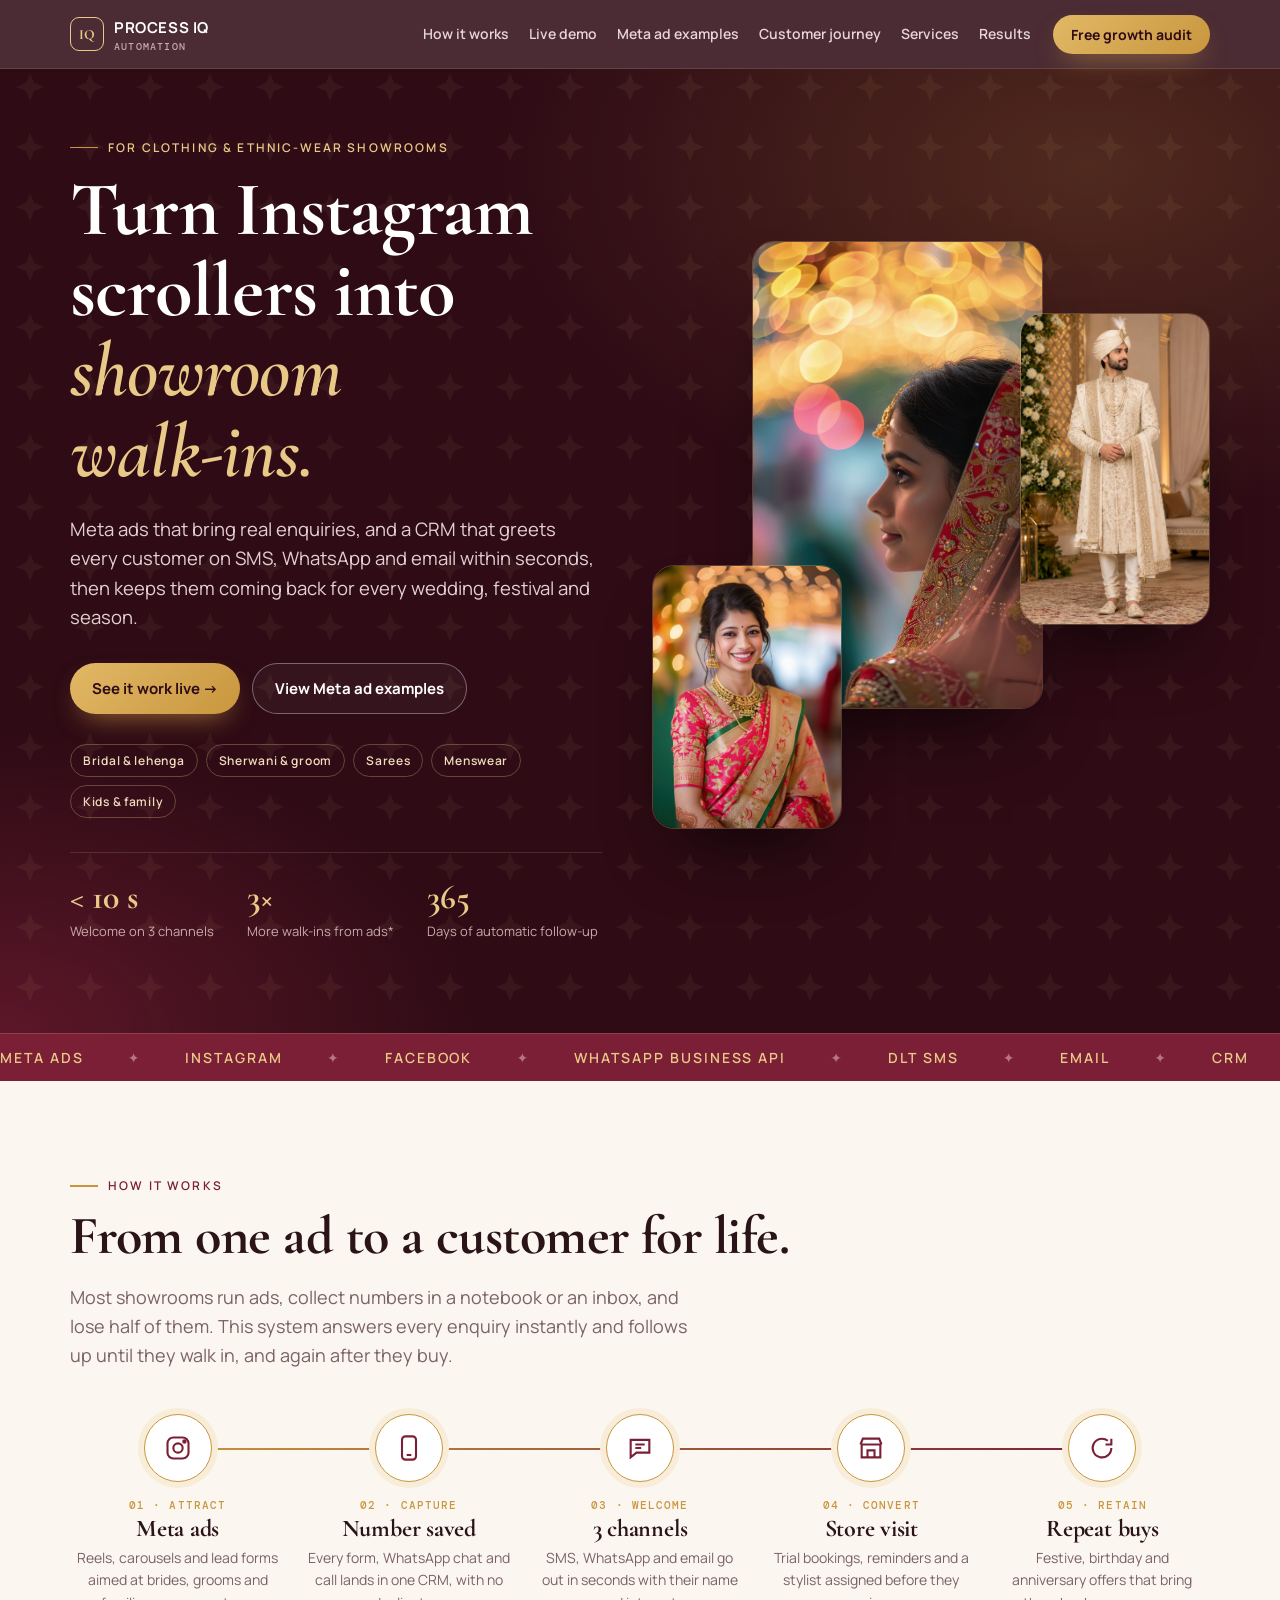
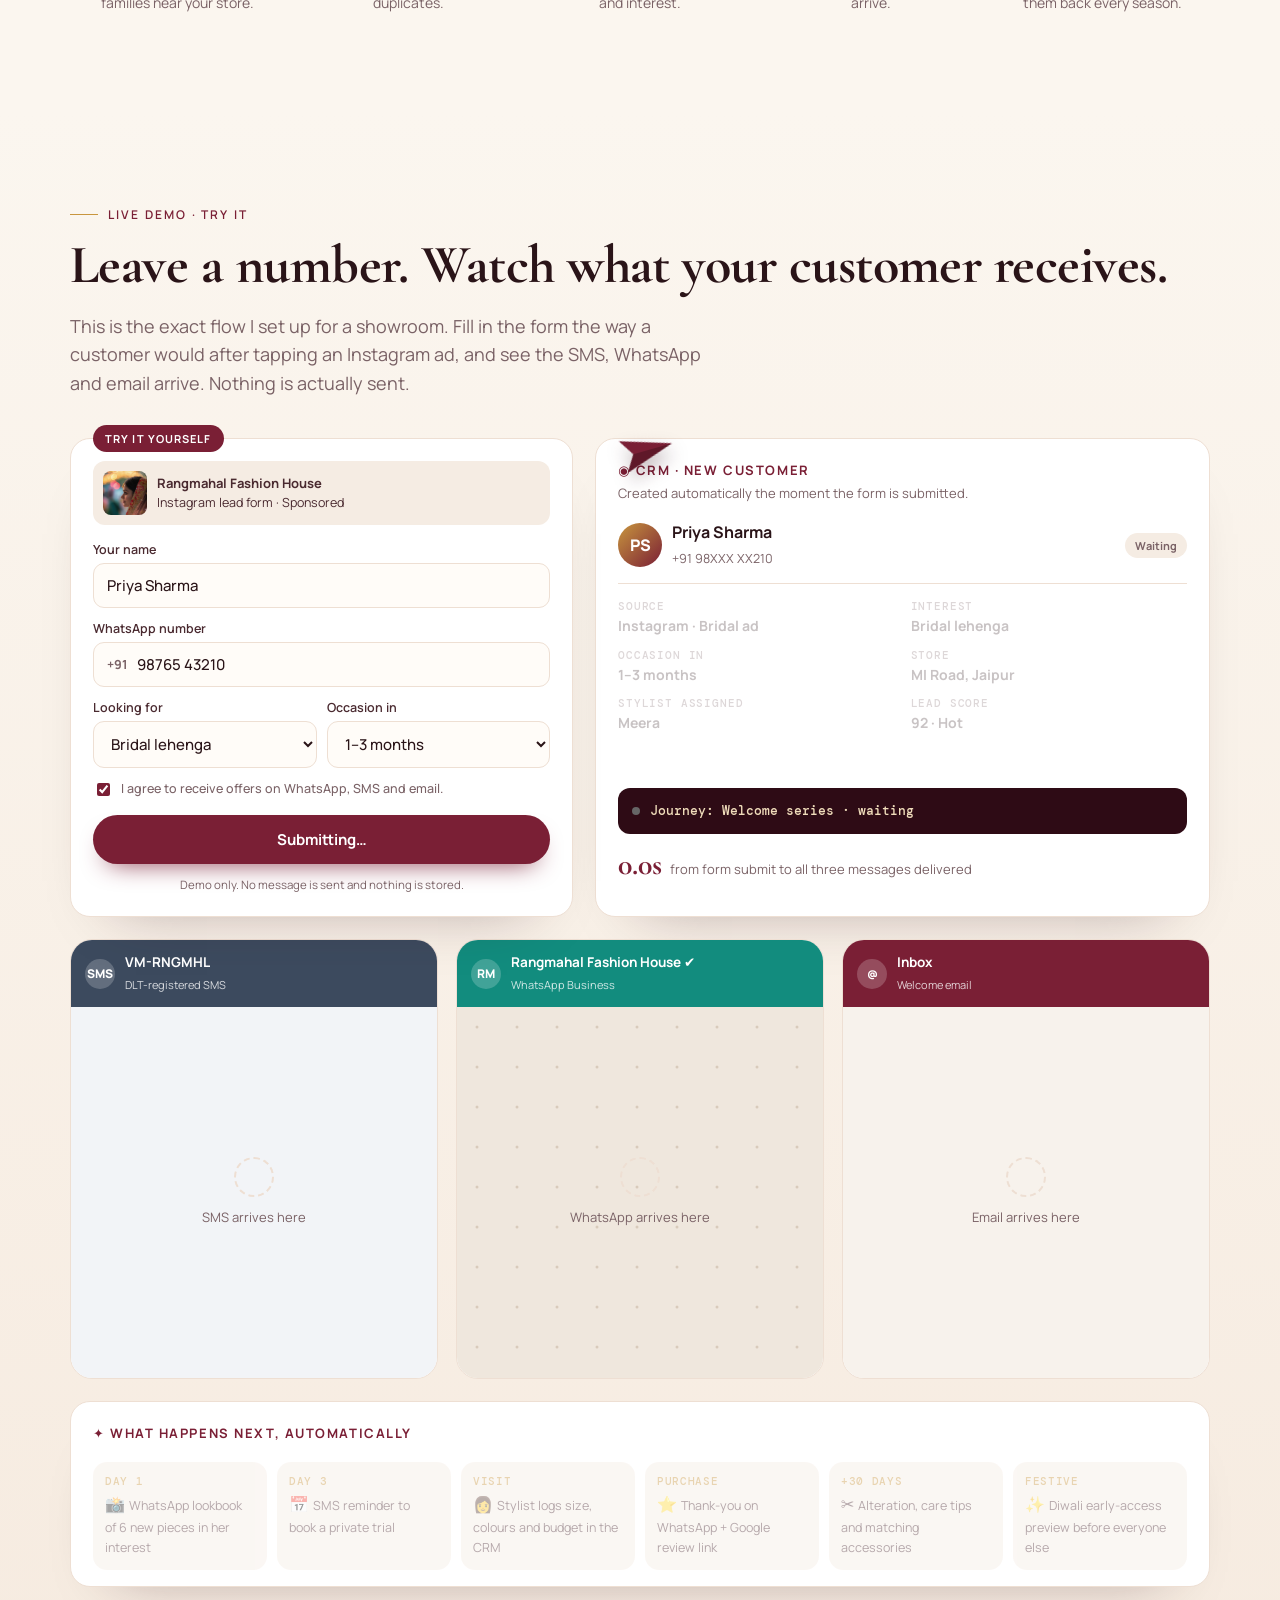
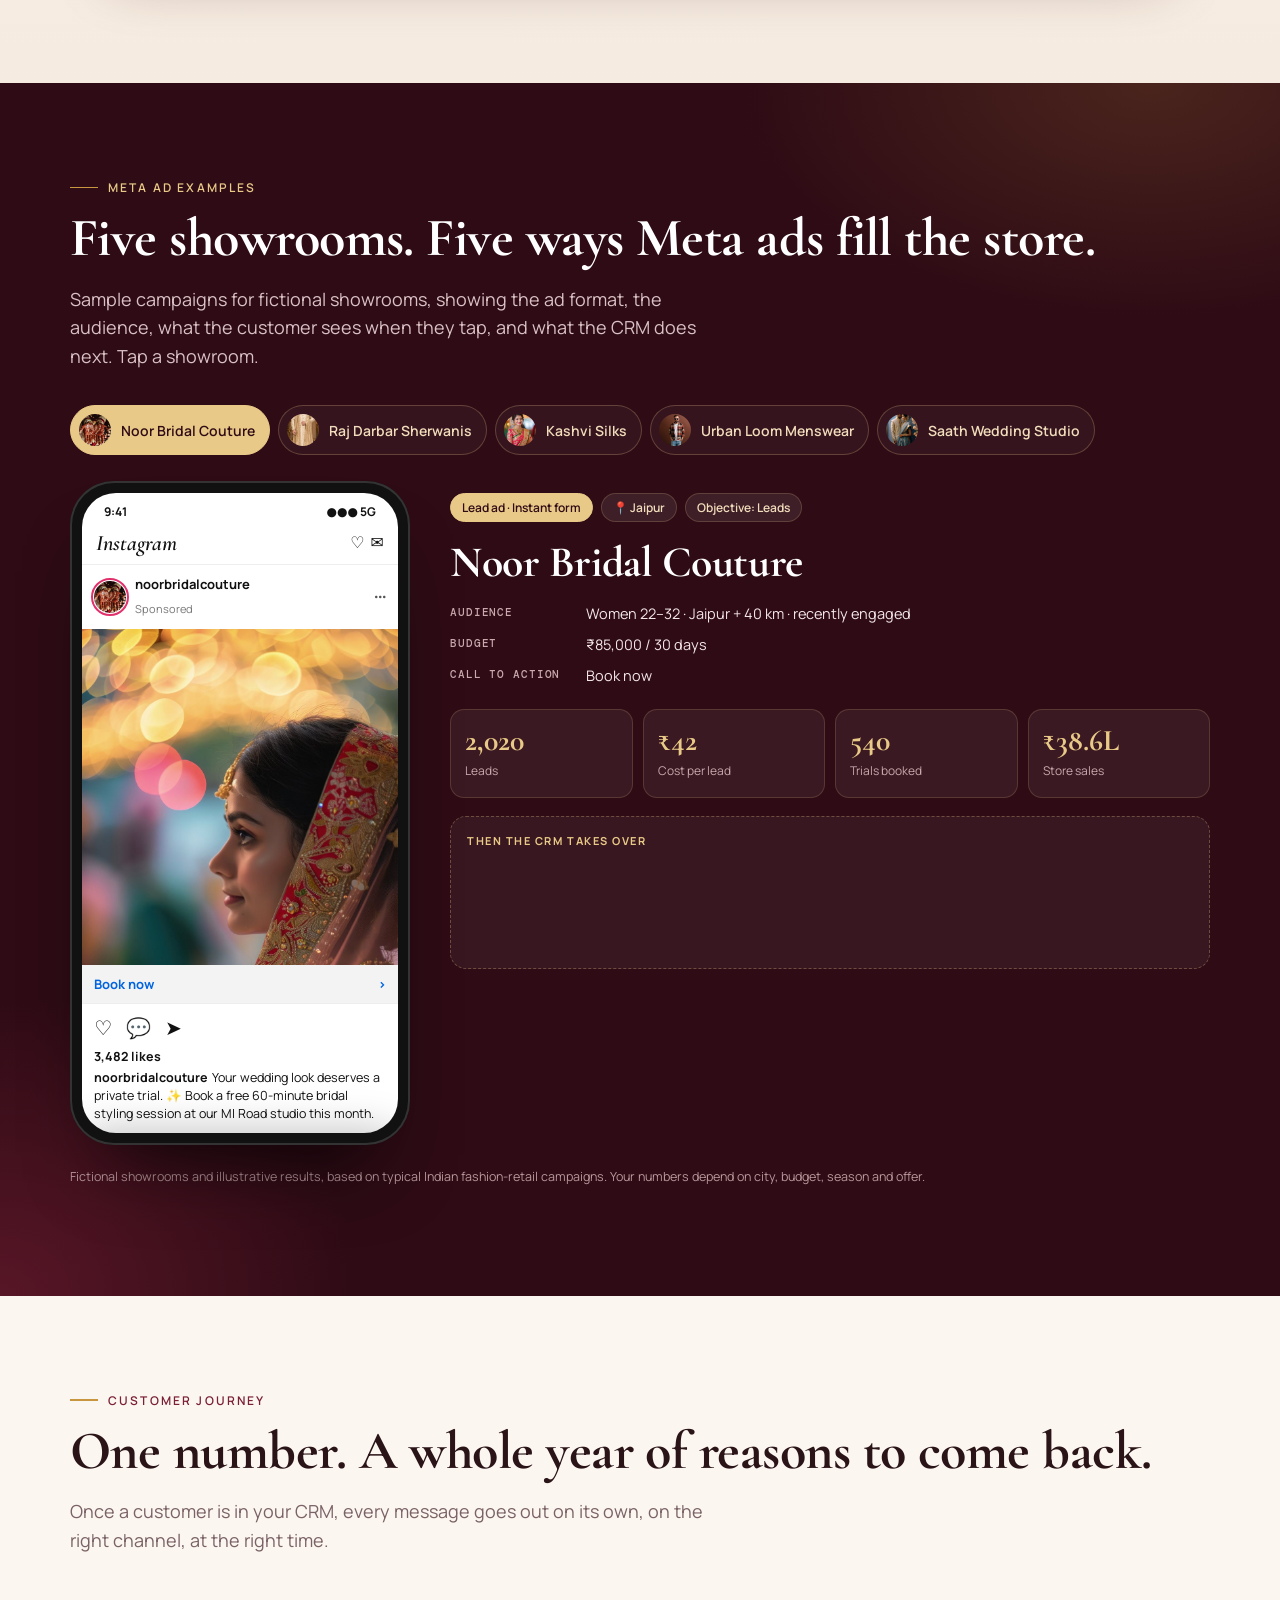
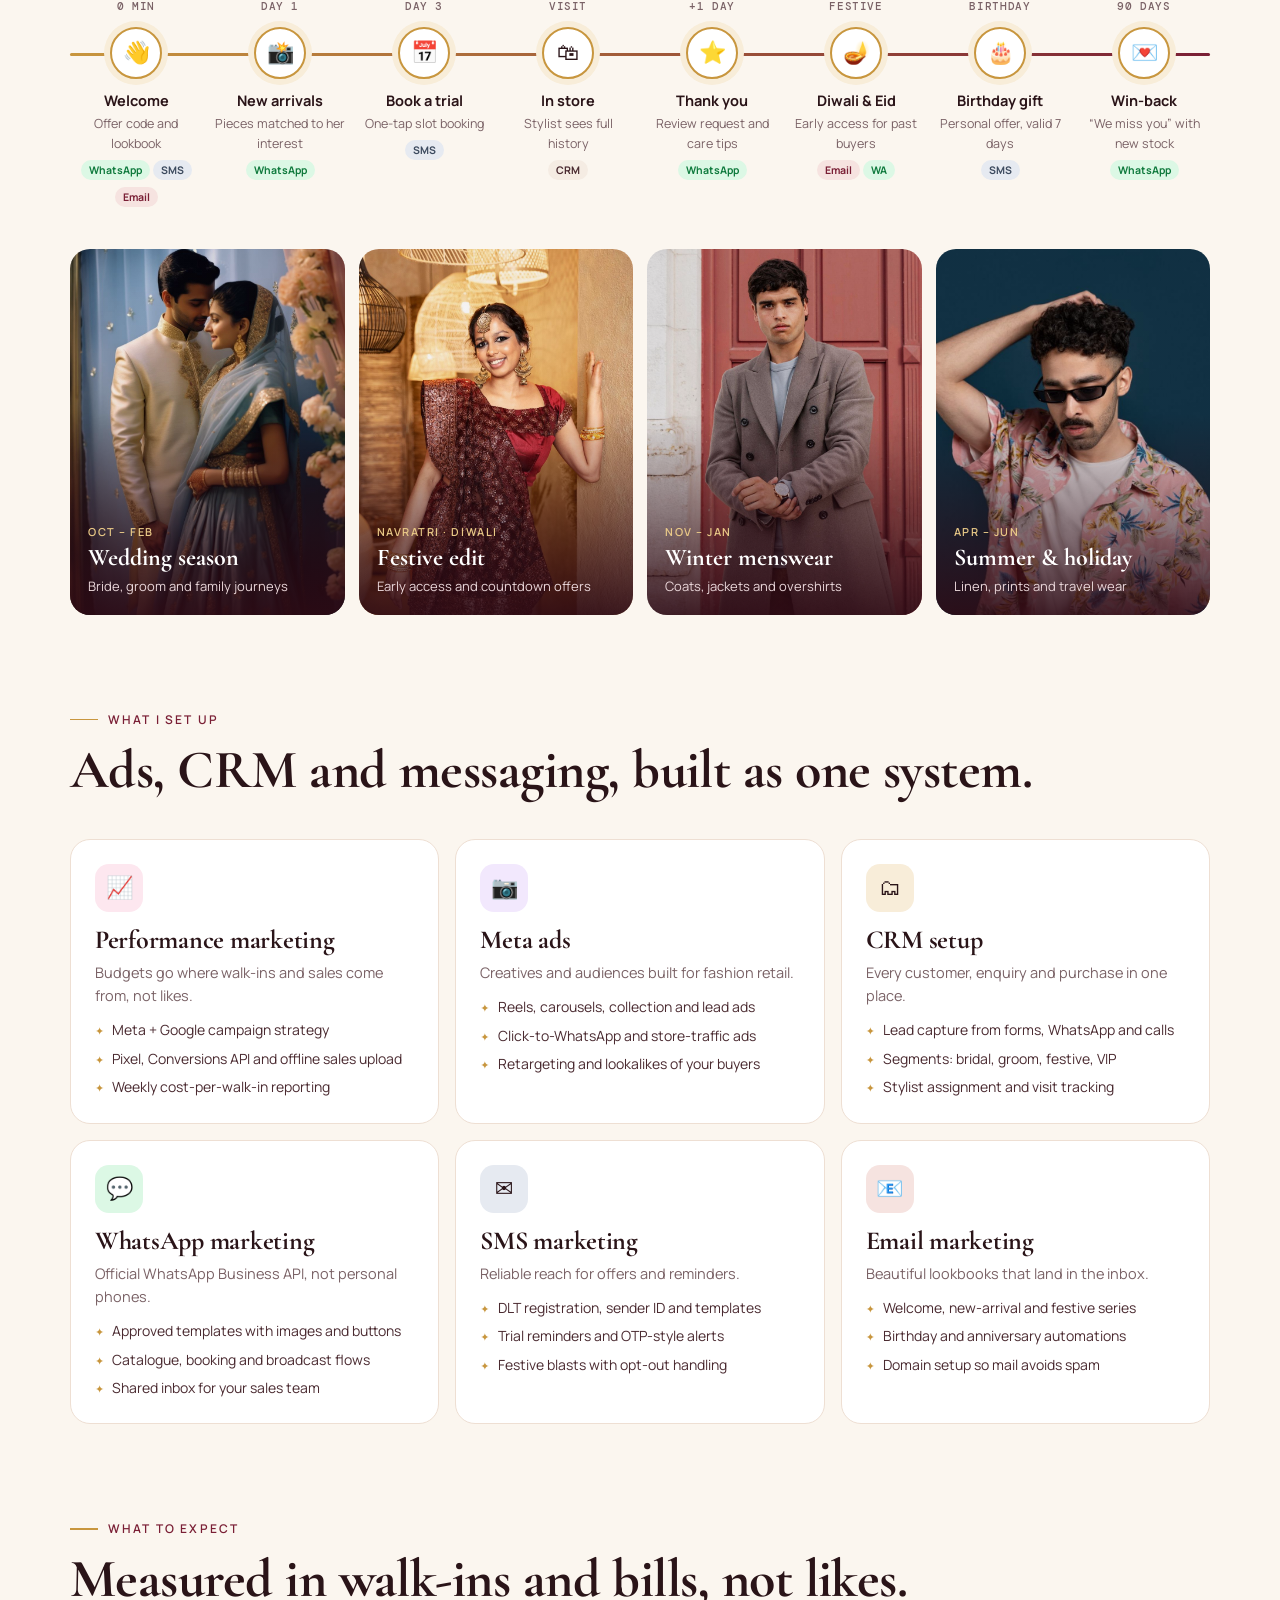
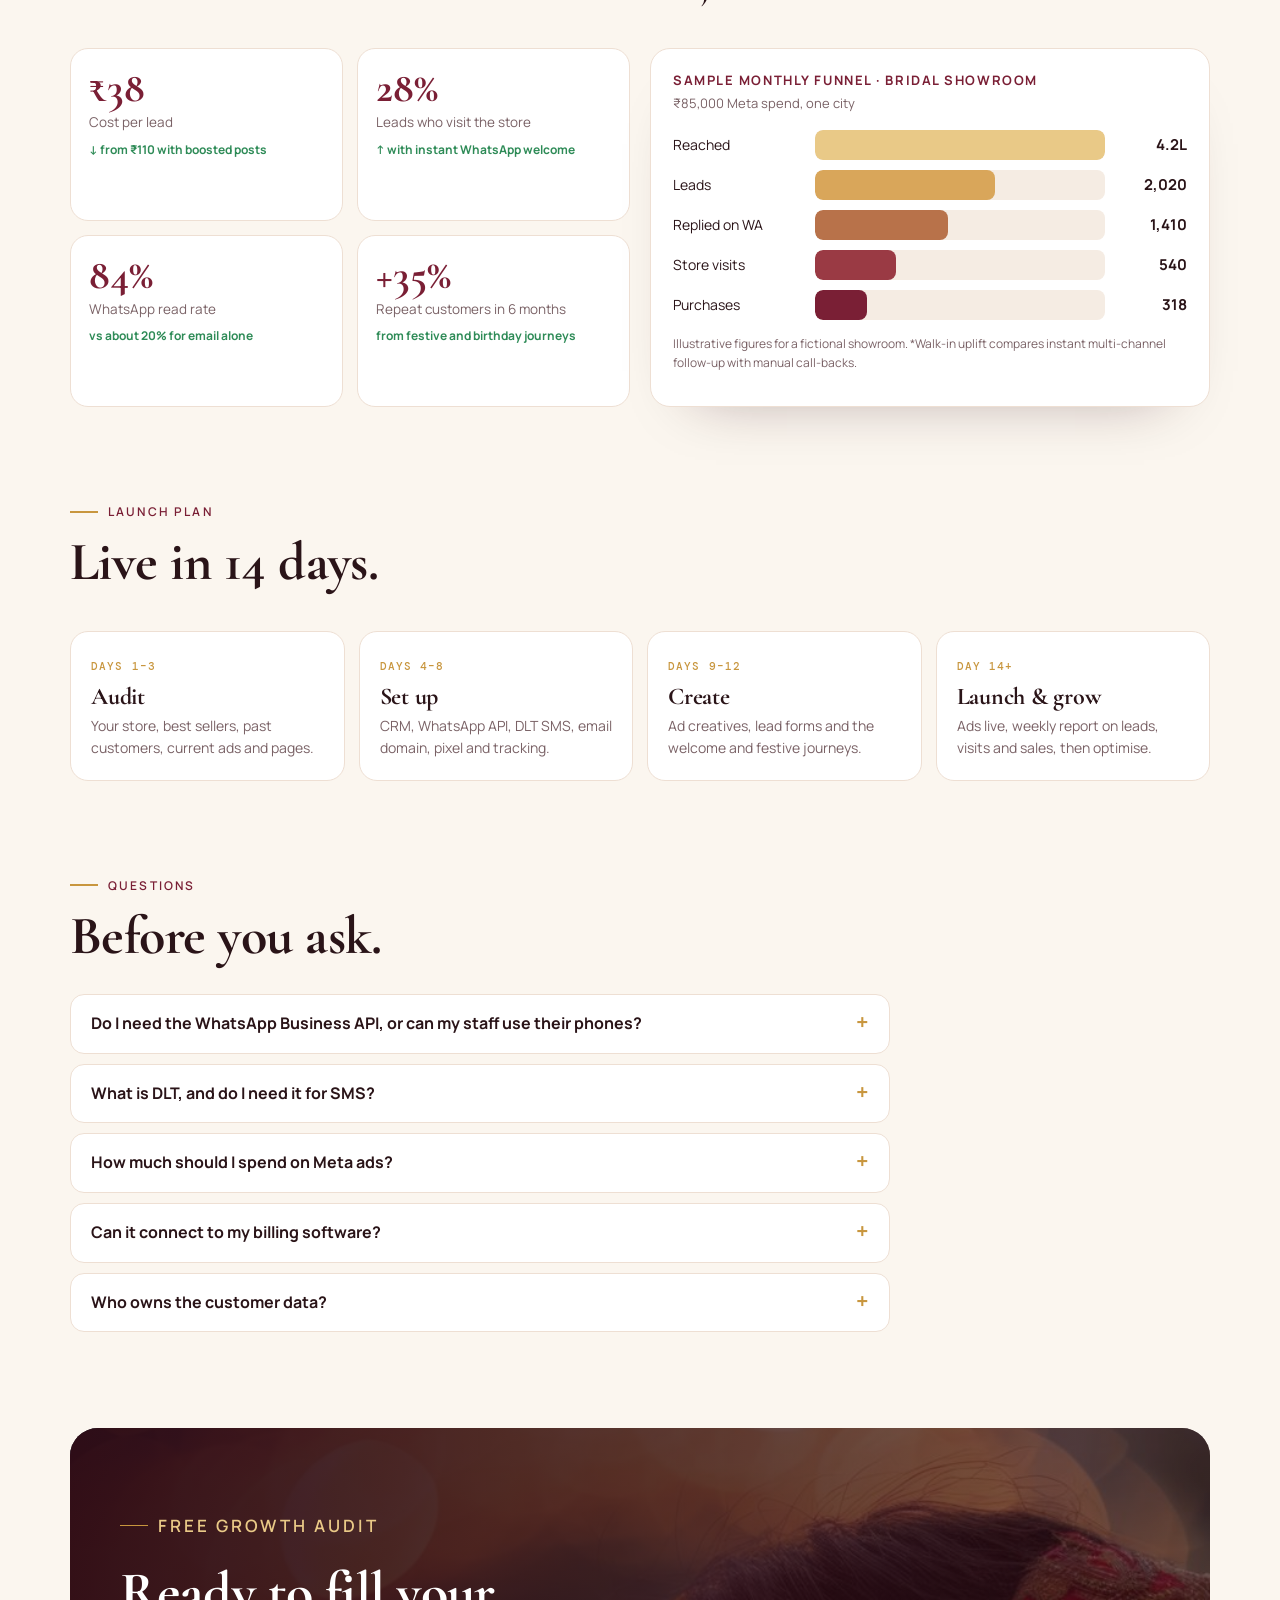
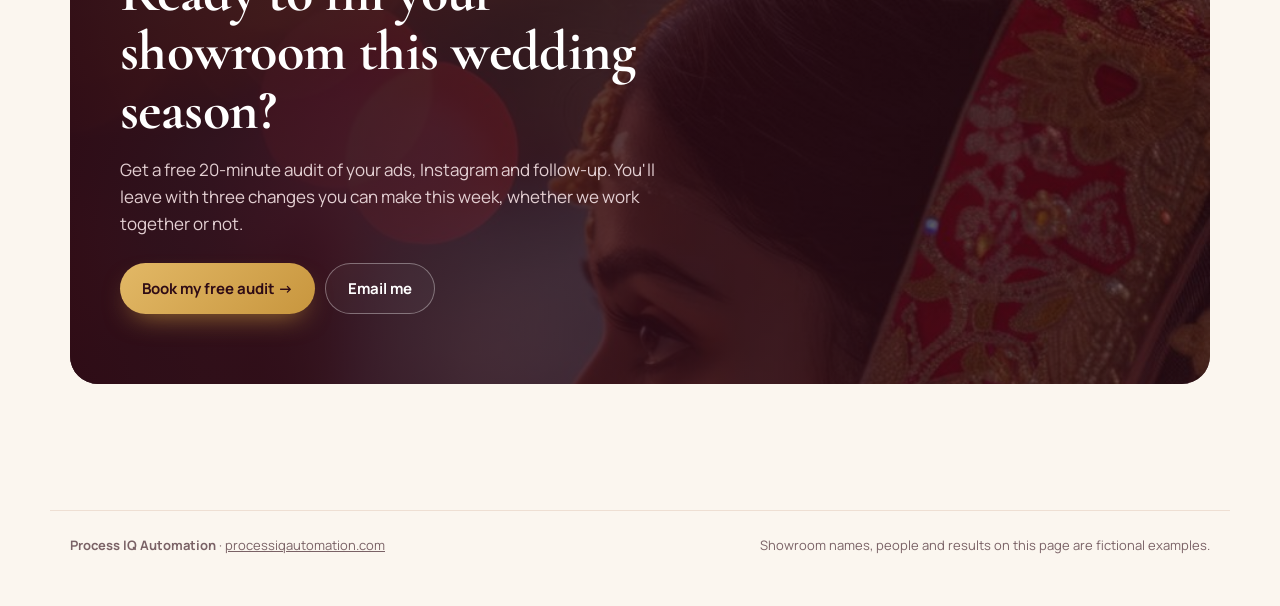
<file: retail/index.html>
<!doctype html>
<html lang="en">
<head>
<meta charset="utf-8">
<meta name="viewport" content="width=device-width,initial-scale=1">
<title>Showroom Growth | Meta Ads + CRM for Clothing Stores | Process IQ Automation</title>
<meta name="description" content="Performance marketing, Meta Ads and full CRM setup for Indian clothing showrooms: every enquiry gets a welcome SMS, WhatsApp and email in seconds, then a journey that brings them into your store.">
<link rel="preconnect" href="https://fonts.googleapis.com"><link rel="preconnect" href="https://fonts.gstatic.com" crossorigin>
<link href="https://fonts.googleapis.com/css2?family=Cormorant+Garamond:ital,wght@0,500;0,600;0,700;1,500;1,600&family=Manrope:wght@400;500;600;700;800&family=DM+Mono:wght@400;500&display=swap" rel="stylesheet">
<style>
:root{--bg:#FBF6EF;--surface:#fff;--ink:#2A1418;--ink2:#4A2A30;--muted:#7A6266;--line:#EEDFD3;--line2:#F5ECE3;--wine:#7A1F35;--wine-d:#4E1222;--wine-dd:#2E0B15;--gold:#C8963E;--gold-l:#E9C987;--gold-soft:#F8EDD9;--rose:#F6E3E0;--wa:#25D366;--wa-d:#128C7E;--wa-bg:#E7DDD3;--good:#2E8B57;--good-bg:#E5F4EC;--display:"Cormorant Garamond",Georgia,serif;--body:"Manrope",system-ui,sans-serif;--mono:"DM Mono",ui-monospace,monospace}
*{box-sizing:border-box}html{scroll-behavior:smooth}
body{margin:0;background:var(--bg);color:var(--ink);font:16px/1.6 var(--body);-webkit-font-smoothing:antialiased;overflow-x:hidden}
img{max-width:100%;display:block}
a{color:inherit}
h1,h2,h3{font-family:var(--display);font-weight:700;line-height:1.05;margin:0;letter-spacing:-.01em}
h2{font-size:clamp(34px,4.6vw,54px)}
.wrap{max-width:1180px;margin:0 auto;padding:0 20px}
section{padding:96px 0}
.kicker{font:600 12px var(--body);letter-spacing:.18em;text-transform:uppercase;color:var(--wine);margin:0 0 14px;display:flex;align-items:center;gap:10px}
.kicker::before{content:"";width:28px;height:1.5px;background:var(--gold)}
.lead{font-size:18px;color:var(--muted);max-width:640px;margin:18px 0 0}
.btn{display:inline-flex;align-items:center;gap:8px;padding:14px 22px;border-radius:999px;font:700 15px var(--body);text-decoration:none;border:0;cursor:pointer;transition:transform .2s,box-shadow .2s,background .2s}
.btn:hover{transform:translateY(-2px)}
.btn-g{background:linear-gradient(135deg,#E2B866,var(--gold));color:var(--wine-dd);box-shadow:0 12px 28px -12px rgba(200,150,62,.8)}
.btn-o{border:1.5px solid rgba(255,255,255,.35);color:#fff;background:rgba(255,255,255,.04)}
.btn-w{background:var(--wine);color:#fff;box-shadow:0 12px 26px -14px var(--wine)}
/* nav */
.nav{position:sticky;top:0;z-index:50;background:rgba(46,11,21,.86);backdrop-filter:blur(12px);border-bottom:1px solid rgba(233,201,135,.15)}
.nav .wrap{display:flex;align-items:center;gap:22px;height:68px}
.logo{display:flex;align-items:center;gap:10px;text-decoration:none;color:#fff}
.logo i{width:34px;height:34px;border-radius:9px;border:1.5px solid var(--gold-l);display:grid;place-items:center;font:700 14px var(--display);font-style:normal;color:var(--gold-l)}
.logo b{font:700 15px var(--body);letter-spacing:.04em}.logo small{display:block;font:500 10px var(--mono);color:#C9A9AE;letter-spacing:.12em}
.nav nav{display:flex;gap:20px;margin-left:auto}
.nav nav a{color:#E8D5D8;text-decoration:none;font-size:14px;font-weight:600}
.nav nav a:hover{color:var(--gold-l)}
.nav .btn{padding:10px 18px;font-size:14px}
@media (max-width:980px){.nav nav{display:none}.nav .btn{margin-left:auto}}
/* hero */
.hero{position:relative;background:radial-gradient(1000px 600px at 85% 10%,rgba(200,150,62,.22),transparent 60%),radial-gradient(800px 500px at 0% 100%,rgba(122,31,53,.6),transparent 60%),var(--wine-dd);color:#fff;padding:70px 0 90px;overflow:hidden}
.hero::after{content:"";position:absolute;inset:0;background-image:url("data:image/svg+xml,%3Csvg xmlns='http://www.w3.org/2000/svg' width='60' height='60'%3E%3Cpath d='M30 4l4 10 10 4-10 4-4 10-4-10-10-4 10-4z' fill='%23E9C987' opacity='.06'/%3E%3C/svg%3E");pointer-events:none}
.hero .wrap{position:relative;z-index:1;display:grid;grid-template-columns:minmax(0,1fr) minmax(0,1.05fr);gap:50px;align-items:center}
.hero h1{font-size:clamp(46px,6vw,78px)}
.hero h1 em{font-style:italic;color:var(--gold-l);font-weight:600}
.hero .sub{font-size:18.5px;color:#E3CFD2;max-width:540px;margin:22px 0 30px}
.hero .acts{display:flex;gap:12px;flex-wrap:wrap}
.chips{display:flex;flex-wrap:wrap;gap:8px;margin-top:30px}
.chips span{font:600 12px var(--body);letter-spacing:.06em;padding:7px 12px;border-radius:999px;border:1px solid rgba(233,201,135,.3);color:#F0DDBB}
.hstats{display:grid;grid-template-columns:repeat(3,auto);gap:30px;margin-top:34px;padding-top:24px;border-top:1px solid rgba(255,255,255,.12)}
.hstats b{display:block;font:700 34px var(--display);color:var(--gold-l)}.hstats span{font-size:13px;color:#C9A9AE}
.collage{position:relative;height:600px}
.collage .ph{position:absolute;border-radius:22px;overflow:hidden;box-shadow:0 40px 70px -30px rgba(0,0,0,.7);border:1px solid rgba(233,201,135,.25)}
.collage .ph img{width:100%;height:100%;object-fit:cover}
.collage .a{left:18%;top:0;width:52%;height:78%;animation:float1 9s ease-in-out infinite}
.collage .b{right:0;top:12%;width:34%;height:52%;animation:float2 10s ease-in-out infinite}
.collage .c{left:0;bottom:2%;width:34%;height:44%;animation:float2 11s ease-in-out infinite reverse}
.collage .a img{animation:kb 18s ease-in-out infinite alternate}
@keyframes kb{to{transform:scale(1.12) translate(-2%,2%)}}
@keyframes float1{50%{transform:translateY(-12px)}}
@keyframes float2{50%{transform:translateY(10px)}}
.pop{position:absolute;z-index:3;display:flex;gap:10px;align-items:center;background:#fff;color:var(--ink);border-radius:14px;padding:10px 14px 10px 10px;box-shadow:0 20px 40px -18px rgba(0,0,0,.55);opacity:0;animation:popc 12s infinite}
.pop i{width:34px;height:34px;border-radius:10px;display:grid;place-items:center;color:#fff;font-style:normal;font-size:16px;flex:none}
.pop small{display:block;font:700 10.5px var(--body);letter-spacing:.08em;text-transform:uppercase}
.pop b{font-size:13.5px;white-space:nowrap}
.pop.p1{left:2%;top:8%}.pop.p2{right:2%;top:2%;animation-delay:3s}.pop.p3{right:4%;bottom:12%;animation-delay:6s}.pop.p4{left:30%;bottom:-2%;animation-delay:9s}
@keyframes popc{0%{opacity:0;transform:translateY(16px) scale(.92)}4%,22%{opacity:1;transform:none}27%,100%{opacity:0;transform:translateY(-10px) scale(.96)}}
@media (max-width:980px){.hero .wrap{grid-template-columns:minmax(0,1fr)}.collage{height:460px}.hstats{grid-template-columns:repeat(3,minmax(0,1fr));gap:14px}.hstats b{font-size:28px}}
@media (max-width:520px){.collage{height:380px}.pop b{font-size:12px}.pop.p4{left:10%}}
/* marquee */
.marq{background:var(--wine);color:var(--gold-l);overflow:hidden;padding:14px 0;border-top:1px solid rgba(233,201,135,.2)}
.marq div{display:flex;gap:44px;white-space:nowrap;animation:mq 38s linear infinite;width:max-content;font:600 14px var(--body);letter-spacing:.14em;text-transform:uppercase}
.marq span::after{content:"✦";margin-left:44px;color:#B9757F}
@keyframes mq{to{transform:translateX(-50%)}}
/* steps overview */
.how{display:grid;grid-template-columns:repeat(5,minmax(0,1fr));gap:16px;margin-top:44px;position:relative}
.how::before{content:"";position:absolute;left:8%;right:8%;top:34px;height:2px;background:var(--line)}
.how::after{content:"";position:absolute;left:8%;right:8%;top:34px;height:2px;background:linear-gradient(90deg,var(--gold),var(--wine));transform:scaleX(0);transform-origin:left;transition:transform 2.2s ease}
.how.vis::after{transform:scaleX(1)}
.how>div{position:relative;text-align:center;padding:0 6px}
.how .ic{width:68px;height:68px;margin:0 auto 16px;border-radius:50%;background:#fff;border:1.5px solid var(--line);display:grid;place-items:center;color:var(--wine);position:relative;z-index:1;transition:all .5s}
.how.vis .ic{border-color:var(--gold);box-shadow:0 0 0 6px var(--gold-soft)}
.how .ic svg{width:28px;height:28px}
.how h3{font-size:24px}.how p{font-size:14px;color:var(--muted);margin:6px 0 0}
.how small{display:block;font:500 11px var(--mono);color:var(--gold);margin-bottom:4px;letter-spacing:.1em}
@media (max-width:900px){.how{grid-template-columns:minmax(0,1fr) minmax(0,1fr)}.how::before,.how::after{display:none}}
/* demo */
#demo{background:linear-gradient(180deg,var(--bg),#F6EBE0)}
.demo{position:relative;margin-top:40px;display:grid;grid-template-columns:minmax(0,.9fr) minmax(0,1.1fr);gap:22px}
.card{background:#fff;border:1px solid var(--line);border-radius:20px;padding:22px;box-shadow:0 30px 60px -45px rgba(46,11,21,.4)}
.card h4{margin:0 0 4px;font:700 13px var(--body);letter-spacing:.12em;text-transform:uppercase;color:var(--wine);display:flex;align-items:center;gap:8px}
.card .hint{font-size:13px;color:var(--muted);margin:0 0 16px}
.try{position:absolute;top:-14px;left:22px;background:var(--wine);color:#fff;font:700 11px var(--body);letter-spacing:.1em;padding:6px 12px;border-radius:999px;text-transform:uppercase;animation:pulse 2s infinite}
@keyframes pulse{0%{box-shadow:0 0 0 0 rgba(122,31,53,.45)}70%{box-shadow:0 0 0 12px rgba(122,31,53,0)}}
.fcard{position:relative}
.adtop{display:flex;align-items:center;gap:10px;padding:10px;border-radius:12px;background:var(--line2);margin-bottom:16px;font-size:12.5px;color:var(--ink2)}
.adtop img{width:44px;height:44px;border-radius:8px;object-fit:cover}
.adtop b{display:block;font-size:13px}
.f{display:grid;gap:12px}
.f label{display:grid;gap:5px;font:600 12.5px var(--body);color:var(--ink2)}
.f input,.f select{font:500 15px var(--body);padding:11px 13px;border:1.5px solid var(--line);border-radius:11px;background:#FFFCF8;color:var(--ink);width:100%;transition:border-color .2s,box-shadow .2s}
.f input:focus,.f select:focus{outline:0;border-color:var(--gold);box-shadow:0 0 0 4px var(--gold-soft)}
.ph-in{display:flex;align-items:center;border:1.5px solid var(--line);border-radius:11px;background:#FFFCF8;overflow:hidden}
.ph-in span{padding:0 10px 0 13px;font-weight:700;color:var(--muted)}
.ph-in input{border:0;padding-left:0;background:transparent}
.ph-in:focus-within{border-color:var(--gold);box-shadow:0 0 0 4px var(--gold-soft)}
.f .row{display:grid;grid-template-columns:1fr 1fr;gap:10px}
.f .chk{display:flex;gap:8px;align-items:flex-start;font-weight:500;font-size:12.5px;color:var(--muted)}
.f .chk input{width:auto;margin-top:3px;accent-color:var(--wine)}
.f .btn{justify-content:center;width:100%;margin-top:4px}
.f .note{font-size:11.5px;color:var(--muted);text-align:center;margin:0}
.crm{display:flex;flex-direction:column}
.crm-h{display:flex;align-items:center;gap:10px;padding-bottom:12px;border-bottom:1px solid var(--line);margin-bottom:12px}
.crm-h .av{width:44px;height:44px;border-radius:50%;background:linear-gradient(135deg,var(--gold),var(--wine));color:#fff;display:grid;place-items:center;font-weight:800}
.crm-h b{display:block;font-size:16px}.crm-h small{color:var(--muted);font-size:12.5px}
.crm-h .st{margin-left:auto;font:700 11px var(--body);padding:5px 10px;border-radius:999px;background:var(--line2);color:var(--muted);transition:all .3s}
.crm-h .st.on{background:var(--good-bg);color:var(--good)}
.fl{display:grid;grid-template-columns:repeat(2,minmax(0,1fr));gap:10px 16px}
.fl div{opacity:.25;transition:opacity .4s,transform .4s;transform:translateY(4px)}
.fl div.in{opacity:1;transform:none}
.fl small{display:block;font:500 10.5px var(--mono);letter-spacing:.08em;text-transform:uppercase;color:var(--muted)}
.fl b{font-size:14px;font-weight:700}
.tags{display:flex;flex-wrap:wrap;gap:6px;margin-top:14px;min-height:28px}
.tags span{font:700 11.5px var(--body);padding:5px 10px;border-radius:999px;background:var(--gold-soft);color:#8A5E15;animation:tagin .4s cubic-bezier(.2,.9,.3,1.4)}
.tags span.w{background:var(--rose);color:var(--wine)}
@keyframes tagin{from{opacity:0;transform:scale(.6)}}
.trig{margin-top:14px;padding:12px 14px;border-radius:12px;background:var(--wine-dd);color:#F0DDBB;font:500 12.5px var(--mono);display:flex;gap:10px;align-items:center;min-height:46px}
.trig i{width:8px;height:8px;border-radius:50%;background:#666;flex:none;font-style:normal}
.trig.on i{background:var(--wa);box-shadow:0 0 0 4px rgba(37,211,102,.25);animation:blink 1s infinite}
@keyframes blink{50%{opacity:.4}}
.timer{display:flex;align-items:baseline;gap:8px;margin-top:12px;font-size:13px;color:var(--muted)}
.timer b{font:700 30px var(--display);color:var(--wine)}
.chans{grid-column:1/-1;display:grid;grid-template-columns:repeat(3,minmax(0,1fr));gap:18px}
.ch{border-radius:22px;overflow:hidden;border:1px solid var(--line);background:#fff;display:flex;flex-direction:column;min-height:440px;transition:transform .4s,box-shadow .4s}
.ch.on{transform:translateY(-4px);box-shadow:0 30px 50px -30px rgba(46,11,21,.45)}
.ch-h{display:flex;align-items:center;gap:10px;padding:12px 14px;font-size:13px;color:#fff}
.ch-h i{width:30px;height:30px;border-radius:50%;background:rgba(255,255,255,.2);display:grid;place-items:center;font-style:normal;font-weight:800;font-size:12px}
.ch-h b{display:block;font-size:13.5px}.ch-h small{opacity:.8;font-size:11px}
.ch-h em{margin-left:auto;font:500 11px var(--mono);font-style:normal;background:rgba(255,255,255,.18);padding:3px 8px;border-radius:999px;opacity:0;transition:opacity .3s}
.ch.on .ch-h em{opacity:1}
.ch-b{flex:1;padding:14px;display:flex;flex-direction:column;gap:8px;position:relative}
.ch .wait{margin:auto;text-align:center;color:var(--muted);font-size:13px}
.ch .wait i{display:block;width:40px;height:40px;margin:0 auto 10px;border-radius:50%;border:2px dashed var(--line)}
.sms .ch-h{background:#3C4A5E}.sms .ch-b{background:#F2F4F7}
.wa .ch-h{background:var(--wa-d)}.wa .ch-b{background:#EFE7DD url("data:image/svg+xml,%3Csvg xmlns='http://www.w3.org/2000/svg' width='40' height='40'%3E%3Ccircle cx='20' cy='20' r='1.5' fill='%23d9cbbb'/%3E%3C/svg%3E")}
.em .ch-h{background:var(--wine)}.em .ch-b{background:#F7F2EC}
.msg{max-width:92%;padding:9px 12px;border-radius:12px;font-size:13px;line-height:1.45;background:#fff;box-shadow:0 1px 1px rgba(0,0,0,.06);animation:msgin .45s cubic-bezier(.2,.9,.3,1.2) both;position:relative}
.msg small{display:block;text-align:right;font-size:10px;color:#8696A0;margin-top:3px}
.msg.out{align-self:flex-end;background:#D9FDD3}
.sms .msg{background:#E5E8EE;border-radius:16px 16px 16px 4px}
@keyframes msgin{from{opacity:0;transform:translateY(12px) scale(.96)}}
.typing{display:inline-flex;gap:4px;padding:10px 12px;background:#fff;border-radius:12px;width:max-content;animation:msgin .3s both}
.typing i{width:6px;height:6px;border-radius:50%;background:#9AA5AE;animation:ty 1s infinite}
.typing i:nth-child(2){animation-delay:.15s}.typing i:nth-child(3){animation-delay:.3s}
@keyframes ty{30%{transform:translateY(-4px);opacity:.5}}
.wa-img{border-radius:8px;overflow:hidden;margin:-4px -6px 6px;height:150px}
.wa-img img{width:100%;height:100%;object-fit:cover;object-position:center 25%}
.wbtns{display:grid;gap:4px;margin-top:2px;animation:msgin .4s both}
.wbtns span{background:#fff;border-radius:10px;text-align:center;padding:8px;font:700 13px var(--body);color:#027EB5;box-shadow:0 1px 1px rgba(0,0,0,.06)}
.wbtns span.tap{animation:tap .6s}
@keyframes tap{50%{background:#E1F3FB;transform:scale(.97)}}
.mail{background:#fff;border-radius:12px;overflow:hidden;box-shadow:0 1px 3px rgba(0,0,0,.08);animation:msgin .5s both;font-size:12.5px}
.mail .mh{padding:10px 12px;border-bottom:1px solid #eee}
.mail .mh b{display:block;font-size:13px}.mail .mh span{color:#888;font-size:11.5px}
.mail .hi{height:120px;position:relative}.mail .hi img{width:100%;height:100%;object-fit:cover;object-position:center 25%}
.mail .hi div{position:absolute;inset:0;background:linear-gradient(0deg,rgba(46,11,21,.85),transparent 60%);color:#fff;display:flex;align-items:flex-end;padding:10px 12px;font:600 19px var(--display)}
.mail .mb{padding:12px}
.mail .code{margin:8px 0;border:1.5px dashed var(--gold);background:var(--gold-soft);border-radius:10px;padding:8px;text-align:center;font:500 16px var(--mono);color:var(--wine);letter-spacing:.12em}
.mail .cta{display:block;text-align:center;background:var(--wine);color:#fff;border-radius:8px;padding:9px;font-weight:700}
.next{grid-column:1/-1}
.next ol{list-style:none;margin:14px 0 0;padding:0;display:grid;grid-template-columns:repeat(6,minmax(0,1fr));gap:10px}
.next li{padding:12px;border-radius:14px;background:var(--line2);font-size:12.5px;color:var(--ink2);opacity:.4;transform:translateY(6px);transition:all .45s}
.next li.in{opacity:1;transform:none;background:#fff;box-shadow:0 10px 24px -18px rgba(46,11,21,.6);border:1px solid var(--line)}
.next li b{display:block;font:500 11px var(--mono);color:var(--gold);letter-spacing:.06em;margin-bottom:4px}
.next li i{font-style:normal;font-size:16px;margin-right:4px}
@media (max-width:980px){.demo{grid-template-columns:minmax(0,1fr)}.chans{grid-template-columns:minmax(0,1fr)}.ch{min-height:0}.next ol{grid-template-columns:repeat(2,minmax(0,1fr))}}
.sky{position:absolute;inset:0;pointer-events:none;z-index:20;width:100%;height:100%;overflow:visible}
.dotp{transform-box:fill-box;transform-origin:center;animation:dp .9s ease-out forwards}
@keyframes dp{from{opacity:.6}to{opacity:0;transform:scale(.2)}}
/* ads */
#ads{background:var(--wine-dd);color:#fff;position:relative;overflow:hidden}
#ads::before{content:"";position:absolute;inset:0;background:radial-gradient(700px 400px at 90% 0%,rgba(200,150,62,.18),transparent 60%),radial-gradient(600px 500px at 0% 100%,rgba(122,31,53,.55),transparent 60%)}
#ads .wrap{position:relative}
#ads .kicker{color:var(--gold-l)}#ads .lead{color:#D9C1C5}
.atabs{display:flex;gap:8px;flex-wrap:wrap;margin:34px 0 26px}
.atabs button{display:flex;align-items:center;gap:10px;padding:8px 14px 8px 8px;border-radius:999px;border:1px solid rgba(233,201,135,.25);background:rgba(255,255,255,.04);color:#F0DDBB;font:600 14px var(--body);cursor:pointer;transition:all .25s}
.atabs button img{width:32px;height:32px;border-radius:50%;object-fit:cover}
.atabs button[aria-selected=true]{background:var(--gold-l);color:var(--wine-dd);border-color:var(--gold-l)}
.astage{display:grid;grid-template-columns:340px minmax(0,1fr);gap:40px;align-items:start}
.iphone{width:340px;max-width:100%;margin:0 auto;border-radius:44px;background:#111;padding:12px;box-shadow:0 50px 80px -40px rgba(0,0,0,.8),inset 0 0 0 2px #333;position:relative}
.screen{border-radius:34px;overflow:hidden;background:#fff;color:#111;height:640px;position:relative;display:flex;flex-direction:column}
.isb{display:flex;justify-content:space-between;padding:10px 22px 4px;font:700 12px var(--body)}
.ihead{display:flex;align-items:center;justify-content:space-between;padding:6px 14px 8px;border-bottom:1px solid #eee}
.ihead b{font:italic 600 22px var(--display)}
.post{flex:1;display:flex;flex-direction:column;overflow:hidden}
.ph1{display:flex;align-items:center;gap:9px;padding:9px 12px}
.ph1 img{width:32px;height:32px;border-radius:50%;object-fit:cover;outline:2px solid #E1306C;outline-offset:1px}
.ph1 b{display:block;font-size:13px}.ph1 small{font-size:11px;color:#777}
.ph1 .dots{margin-left:auto;font-weight:800;color:#555}
.media{position:relative;aspect-ratio:4/5;background:#eee;overflow:hidden}
.media .sl{position:absolute;inset:0;transition:transform .6s cubic-bezier(.6,0,.2,1),opacity .8s}
.media .sl img{width:100%;height:100%;object-fit:cover;object-position:center 22%}
.media .kb img{animation:kb 9s ease-in-out infinite alternate}
.media .cnt{position:absolute;top:10px;right:10px;background:rgba(0,0,0,.6);color:#fff;font:600 11px var(--body);padding:3px 8px;border-radius:999px;z-index:2}
.media .reel{position:absolute;top:10px;left:10px;z-index:2;color:#fff;font:700 11px var(--body);display:flex;gap:5px;align-items:center;text-shadow:0 1px 3px rgba(0,0,0,.5)}
.media .heart{position:absolute;left:50%;top:50%;font-size:84px;color:#fff;transform:translate(-50%,-50%) scale(0);z-index:3;filter:drop-shadow(0 6px 14px rgba(0,0,0,.4));pointer-events:none}
.media .heart.go{animation:hrt 1s ease forwards}
@keyframes hrt{30%{transform:translate(-50%,-50%) scale(1.15);opacity:1}60%{transform:translate(-50%,-50%) scale(.95)}100%{transform:translate(-50%,-50%) scale(1);opacity:0}}
.media .dotsx{position:absolute;bottom:8px;left:0;right:0;display:flex;justify-content:center;gap:4px;z-index:2}
.media .dotsx i{width:6px;height:6px;border-radius:50%;background:rgba(255,255,255,.5)}
.media .dotsx i.on{background:#fff}
.coll{position:absolute;inset:0;display:grid;grid-template-rows:2fr 1fr;gap:2px}
.coll .tp img,.coll .bt img{width:100%;height:100%;object-fit:cover;object-position:center 20%}
.coll .bt{display:grid;grid-template-columns:repeat(3,1fr);gap:2px}
.coll .bt div{overflow:hidden;position:relative}
.coll .bt span{position:absolute;bottom:4px;left:4px;background:#fff;font:700 10px var(--body);padding:2px 6px;border-radius:5px}
.ctab{display:flex;align-items:center;justify-content:space-between;padding:10px 12px;background:#F3F3F3;font:700 13px var(--body);color:#0064E0;border-bottom:1px solid #eee;transition:background .3s}
.ctab.go{animation:ctap .7s}
@keyframes ctap{40%{background:#DCE9FB}}
.acts2{display:flex;gap:14px;padding:8px 12px 2px;font-size:20px}
.acts2 .lk{transition:transform .3s}.acts2 .lk.on{color:#ED4956;transform:scale(1.2)}
.likes{padding:2px 12px;font:700 12.5px var(--body)}
.cap{padding:2px 12px 10px;font-size:12.5px;line-height:1.45}
.cap b{margin-right:4px}
.sheet{position:absolute;left:0;right:0;bottom:0;background:#fff;border-radius:18px 18px 0 0;box-shadow:0 -20px 40px rgba(0,0,0,.25);transform:translateY(105%);transition:transform .55s cubic-bezier(.2,.9,.3,1);z-index:6;padding:16px;max-height:78%;overflow:hidden}
.sheet.up{transform:none}
.sheet::before{content:"";display:block;width:40px;height:4px;border-radius:9px;background:#ccc;margin:-6px auto 12px}
.shade{position:absolute;inset:0;background:rgba(0,0,0,.4);opacity:0;transition:opacity .4s;z-index:5;pointer-events:none}
.shade.on{opacity:1}
.sheet h5{margin:0 0 4px;font:800 15px var(--body)}
.sheet p{margin:0 0 10px;font-size:12px;color:#666}
.sf{display:grid;gap:8px}
.sf div{border:1px solid #ddd;border-radius:9px;padding:6px 10px;font-size:12.5px;opacity:0;transform:translateY(6px);transition:all .35s}
.sf div.in{opacity:1;transform:none}
.sf small{display:block;font-size:10px;color:#888}
.sbtn{margin-top:10px;background:#0064E0;color:#fff;text-align:center;border-radius:9px;padding:10px;font:700 13px var(--body);transition:background .3s}
.sbtn.ok{background:var(--good)}
.hand{position:absolute;z-index:8;font-size:30px;pointer-events:none;opacity:0;transition:all .7s cubic-bezier(.4,0,.2,1);filter:drop-shadow(0 4px 6px rgba(0,0,0,.3))}
.ainfo h3{font-size:clamp(30px,3.4vw,44px);color:#fff}
.ainfo .meta{display:flex;flex-wrap:wrap;gap:8px;margin:12px 0 18px}
.ainfo .meta span{font:600 12px var(--body);padding:5px 11px;border-radius:999px;background:rgba(255,255,255,.08);border:1px solid rgba(233,201,135,.2);color:#F0DDBB}
.ainfo .meta span.f{background:var(--gold-l);color:var(--wine-dd);border-color:var(--gold-l)}
.ainfo dl{display:grid;grid-template-columns:120px 1fr;gap:8px 16px;margin:0 0 22px;font-size:14.5px}
.ainfo dt{font:500 11px var(--mono);letter-spacing:.08em;text-transform:uppercase;color:#C9A9AE;padding-top:3px}
.ainfo dd{margin:0;color:#F3E6E8}
.kpi4{display:grid;grid-template-columns:repeat(4,minmax(0,1fr));gap:10px}
.kpi4 div{background:rgba(255,255,255,.06);border:1px solid rgba(233,201,135,.18);border-radius:14px;padding:14px}
.kpi4 b{display:block;font:700 30px var(--display);color:var(--gold-l);line-height:1.1}
.kpi4 span{font-size:12px;color:#C9A9AE}
.flow3{margin-top:18px;padding:16px;border-radius:16px;background:rgba(255,255,255,.05);border:1px dashed rgba(233,201,135,.3)}
.flow3 h6{margin:0 0 10px;font:700 11px var(--body);letter-spacing:.14em;text-transform:uppercase;color:var(--gold-l)}
.flow3 ol{margin:0;padding:0;list-style:none;display:grid;gap:8px}
.flow3 li{display:flex;gap:10px;align-items:center;font-size:14px;color:#F3E6E8;opacity:0;transform:translateX(-8px);transition:all .4s}
.flow3 li.in{opacity:1;transform:none}
.flow3 li i{flex:none;width:26px;height:26px;border-radius:8px;display:grid;place-items:center;font-style:normal;font-size:13px;background:rgba(233,201,135,.15)}
.anote{margin-top:22px;font-size:12.5px;color:#B8979C}
@media (max-width:900px){.astage{grid-template-columns:minmax(0,1fr)}.kpi4{grid-template-columns:repeat(2,minmax(0,1fr))}.ainfo dl{grid-template-columns:100px 1fr}}
@media (max-width:380px){.screen{height:600px}}
/* journey */
.jr{margin-top:44px;position:relative}
.jr-line{position:absolute;left:0;right:0;top:54px;height:3px;background:var(--line);border-radius:9px}
.jr-line i{display:block;height:100%;width:0;background:linear-gradient(90deg,var(--gold),var(--wine));border-radius:9px;transition:width 4s linear}
.jr.vis .jr-line i{width:100%}
.jr ol{list-style:none;margin:0;padding:0;display:grid;grid-template-columns:repeat(8,minmax(0,1fr));gap:12px;position:relative}
.jr li{text-align:center;opacity:.35;transform:translateY(10px);transition:all .5s}
.jr.vis li{opacity:1;transform:none}
.jr li b{display:block;font:500 11px var(--mono);color:var(--muted);letter-spacing:.06em;height:28px}
.jr li .nd{width:52px;height:52px;margin:0 auto 12px;border-radius:50%;background:#fff;border:2px solid var(--line);display:grid;place-items:center;font-size:22px;position:relative;z-index:1;transition:all .4s}
.jr.vis li .nd{border-color:var(--gold);box-shadow:0 0 0 6px var(--gold-soft)}
.jr li h4{margin:0;font:700 14.5px var(--body)}
.jr li p{margin:4px 0 0;font-size:12.5px;color:var(--muted)}
.jr li em{display:inline-block;margin-top:6px;font:700 10.5px var(--body);font-style:normal;padding:3px 8px;border-radius:999px;background:var(--line2);color:var(--ink2)}
.jr li em.w{background:#DCF8E5;color:#0F7A3D}.jr li em.s{background:#E6EAF1;color:#3C4A5E}.jr li em.e{background:var(--rose);color:var(--wine)}
@media (max-width:980px){.jr ol{grid-template-columns:repeat(2,minmax(0,1fr));gap:24px 12px}.jr-line{display:none}}
/* season strip */
.seasons{display:grid;grid-template-columns:repeat(4,minmax(0,1fr));gap:14px;margin-top:40px}
.sea{position:relative;border-radius:20px;overflow:hidden;aspect-ratio:3/4;color:#fff}
.sea img{width:100%;height:100%;object-fit:cover;transition:transform 1.2s ease}
.sea:hover img{transform:scale(1.07)}
.sea div{position:absolute;inset:0;background:linear-gradient(0deg,rgba(46,11,21,.9),rgba(46,11,21,.05) 55%);display:flex;flex-direction:column;justify-content:flex-end;padding:18px}
.sea small{font:600 11px var(--body);letter-spacing:.14em;text-transform:uppercase;color:var(--gold-l)}
.sea h4{margin:4px 0 4px;font:700 24px var(--display)}
.sea p{margin:0;font-size:13px;color:#EAD7DA}
@media (max-width:900px){.seasons{grid-template-columns:repeat(2,minmax(0,1fr))}}
/* services */
.svc{display:grid;grid-template-columns:repeat(3,minmax(0,1fr));gap:16px;margin-top:40px}
.sv{background:#fff;border:1px solid var(--line);border-radius:20px;padding:24px;transition:transform .3s,box-shadow .3s,border-color .3s;position:relative;overflow:hidden}
.sv:hover{transform:translateY(-4px);box-shadow:0 30px 50px -35px rgba(46,11,21,.5);border-color:var(--gold-l)}
.sv .ic{width:48px;height:48px;border-radius:14px;display:grid;place-items:center;font-size:22px;margin-bottom:14px}
.sv h3{font-size:26px}
.sv p{font-size:14.5px;color:var(--muted);margin:8px 0 12px}
.sv ul{margin:0;padding:0;list-style:none;display:grid;gap:6px;font-size:14px;color:var(--ink2)}
.sv li::before{content:"✦";color:var(--gold);margin-right:8px;font-size:11px}
@media (max-width:900px){.svc{grid-template-columns:minmax(0,1fr)}}
@media (min-width:600px) and (max-width:900px){.svc{grid-template-columns:repeat(2,minmax(0,1fr))}}
/* results */
.res{display:grid;grid-template-columns:minmax(0,1fr) minmax(0,1fr);gap:20px;margin-top:40px}
.kgrid{display:grid;grid-template-columns:repeat(2,minmax(0,1fr));gap:14px}
.kc{background:#fff;border:1px solid var(--line);border-radius:18px;padding:18px}
.kc b{display:block;font:700 42px var(--display);color:var(--wine);line-height:1}
.kc span{font-size:13.5px;color:var(--muted)}
.kc em{display:block;font-style:normal;font:700 12px var(--body);color:var(--good);margin-top:6px}
.funnel{display:grid;gap:10px}
.fn{display:grid;grid-template-columns:130px 1fr 70px;align-items:center;gap:12px;font-size:14px}
.fn div{height:30px;border-radius:8px;background:var(--line2);overflow:hidden}
.fn div i{display:block;height:100%;width:0;border-radius:8px;transition:width 1.4s cubic-bezier(.2,.8,.2,1)}
.fn b{text-align:right;font:700 15px var(--body)}
.fnote{font-size:12px;color:var(--muted);margin-top:14px}
@media (max-width:900px){.res{grid-template-columns:minmax(0,1fr)}.fn{grid-template-columns:100px 1fr 60px}}
/* process */
.proc{display:grid;grid-template-columns:repeat(4,minmax(0,1fr));gap:14px;margin-top:40px}
.pc{background:#fff;border:1px solid var(--line);border-radius:18px;padding:20px;position:relative}
.pc small{font:500 11px var(--mono);letter-spacing:.1em;color:var(--gold)}
.pc h3{font-size:24px;margin:6px 0}
.pc p{font-size:14px;color:var(--muted);margin:0}
@media (max-width:900px){.proc{grid-template-columns:repeat(2,minmax(0,1fr))}}
@media (max-width:520px){.proc{grid-template-columns:minmax(0,1fr)}}
/* faq */
.faq{max-width:820px;margin-top:30px;display:grid;gap:10px}
.faq details{background:#fff;border:1px solid var(--line);border-radius:14px;padding:16px 20px}
.faq summary{cursor:pointer;font-weight:700;list-style:none;display:flex;justify-content:space-between;gap:12px}
.faq summary::after{content:"+";color:var(--gold);font-size:22px;line-height:1}
.faq details[open] summary::after{content:"–"}
.faq p{margin:10px 0 0;color:var(--muted);font-size:15px}
/* cta */
.cta{position:relative;border-radius:28px;overflow:hidden;color:#fff;padding:70px 50px;background:var(--wine-dd)}
.cta img{position:absolute;inset:0;width:100%;height:100%;object-fit:cover;object-position:center 30%;opacity:.55}
.cta::after{content:"";position:absolute;inset:0;background:linear-gradient(90deg,rgba(46,11,21,.95),rgba(46,11,21,.55) 60%,rgba(46,11,21,.2))}
.cta>div{position:relative;z-index:1;max-width:560px}
.cta h2{font-size:clamp(36px,4.4vw,56px)}
.cta p{color:#E3CFD2;font-size:17px;margin:16px 0 26px}
@media (max-width:600px){.cta{padding:44px 24px}}
footer{padding:30px 0 50px;font-size:13px;color:var(--muted)}
footer .wrap{display:flex;justify-content:space-between;gap:20px;flex-wrap:wrap;border-top:1px solid var(--line);padding-top:24px}
.rv{opacity:0;transform:translateY(24px);transition:opacity .8s ease,transform .9s cubic-bezier(.2,.8,.2,1)}
.rv.vis{opacity:1;transform:none}
@media (prefers-reduced-motion:reduce){*,*::before,*::after{animation:none!important;transition:none!important}.rv{opacity:1;transform:none}.pop{opacity:1}}
</style>
</head>
<body>
<header class="nav"><div class="wrap">
  <a class="logo" href="#top"><i>IQ</i><span><b>PROCESS IQ</b><small>AUTOMATION</small></span></a>
  <nav aria-label="Sections"><a href="#how">How it works</a><a href="#demo">Live demo</a><a href="#ads">Meta ad examples</a><a href="#journey">Customer journey</a><a href="#services">Services</a><a href="#results">Results</a></nav>
  <a class="btn btn-g" href="https://processiqautomation.com/contact" target="_blank" rel="noopener">Free growth audit</a>
</div></header>

<section class="hero" id="top">
  <div class="wrap">
    <div>
      <p class="kicker" style="color:var(--gold-l)">For clothing &amp; ethnic-wear showrooms</p>
      <h1>Turn Instagram scrollers into <em>showroom walk&#8209;ins.</em></h1>
      <p class="sub">Meta ads that bring real enquiries, and a CRM that greets every customer on SMS, WhatsApp and email within seconds, then keeps them coming back for every wedding, festival and season.</p>
      <div class="acts"><a class="btn btn-g" href="#demo">See it work live &rarr;</a><a class="btn btn-o" href="#ads">View Meta ad examples</a></div>
      <div class="chips"><span>Bridal &amp; lehenga</span><span>Sherwani &amp; groom</span><span>Sarees</span><span>Menswear</span><span>Kids &amp; family</span></div>
      <div class="hstats"><div><b>&lt; 10 s</b><span>Welcome on 3 channels</span></div><div><b>3&times;</b><span>More walk-ins from ads*</span></div><div><b>365</b><span>Days of automatic follow-up</span></div></div>
    </div>
    <div class="collage" aria-hidden="true">
      <div class="ph a"><img src="img/bride.jpg" alt=""></div>
      <div class="ph b"><img src="img/groom.jpg" alt=""></div>
      <div class="ph c"><img src="img/saree-pink.jpg" alt=""></div>
      <div class="pop p1"><i style="background:#E1306C">&#9733;</i><div><small style="color:#E1306C">Meta lead · Instagram</small><b>Bridal lehenga · Jaipur</b></div></div>
      <div class="pop p2"><i style="background:var(--wa)">&#10003;</i><div><small style="color:var(--wa-d)">WhatsApp sent · 4 s</small><b>&ldquo;Namaste Priya, your lookbook&rdquo;</b></div></div>
      <div class="pop p3"><i style="background:var(--wine)">&#128197;</i><div><small style="color:var(--wine)">Trial booked</small><b>Sat · 5:00 PM · Stylist Meera</b></div></div>
      <div class="pop p4"><i style="background:var(--good)">&#8377;</i><div><small style="color:var(--good)">In-store purchase</small><b>&#8377;48,500 · from Instagram ad</b></div></div>
    </div>
  </div>
</section>
<div class="marq" aria-hidden="true"><div><span>Meta Ads</span><span>Instagram</span><span>Facebook</span><span>WhatsApp Business API</span><span>DLT SMS</span><span>Email</span><span>CRM</span><span>Google Ads</span><span>Store visits</span><span>Meta Ads</span><span>Instagram</span><span>Facebook</span><span>WhatsApp Business API</span><span>DLT SMS</span><span>Email</span><span>CRM</span><span>Google Ads</span><span>Store visits</span></div></div>

<section id="how">
  <div class="wrap">
    <p class="kicker">How it works</p>
    <h2>From one ad to a customer for life.</h2>
    <p class="lead">Most showrooms run ads, collect numbers in a notebook or an inbox, and lose half of them. This system answers every enquiry instantly and follows up until they walk in, and again after they buy.</p>
    <div class="how" id="howRow">
      <div><div class="ic"><svg viewBox="0 0 24 24" fill="none" stroke="currentColor" stroke-width="1.8"><rect x="3" y="3" width="18" height="18" rx="5"/><circle cx="12" cy="12" r="4"/><circle cx="17.5" cy="6.5" r="1" fill="currentColor"/></svg></div><small>01 · ATTRACT</small><h3>Meta ads</h3><p>Reels, carousels and lead forms aimed at brides, grooms and families near your store.</p></div>
      <div><div class="ic"><svg viewBox="0 0 24 24" fill="none" stroke="currentColor" stroke-width="1.8"><rect x="6" y="2" width="12" height="20" rx="3"/><path d="M10 18h4"/></svg></div><small>02 · CAPTURE</small><h3>Number saved</h3><p>Every form, WhatsApp chat and call lands in one CRM, with no duplicates.</p></div>
      <div><div class="ic"><svg viewBox="0 0 24 24" fill="none" stroke="currentColor" stroke-width="1.8"><path d="M4 5h16v11H9l-5 4z"/><path d="M8 9h8M8 12h5"/></svg></div><small>03 · WELCOME</small><h3>3 channels</h3><p>SMS, WhatsApp and email go out in seconds with their name and interest.</p></div>
      <div><div class="ic"><svg viewBox="0 0 24 24" fill="none" stroke="currentColor" stroke-width="1.8"><path d="M3 9l2-5h14l2 5M4 9v11h16V9M3 9h18M9 20v-6h6v6"/></svg></div><small>04 · CONVERT</small><h3>Store visit</h3><p>Trial bookings, reminders and a stylist assigned before they arrive.</p></div>
      <div><div class="ic"><svg viewBox="0 0 24 24" fill="none" stroke="currentColor" stroke-width="1.8"><path d="M20 12a8 8 0 1 1-3-6.2M20 4v5h-5"/></svg></div><small>05 · RETAIN</small><h3>Repeat buys</h3><p>Festive, birthday and anniversary offers that bring them back every season.</p></div>
    </div>
  </div>
</section>

<section id="demo">
  <div class="wrap">
    <p class="kicker">Live demo · try it</p>
    <h2>Leave a number. Watch what your customer receives.</h2>
    <p class="lead">This is the exact flow I set up for a showroom. Fill in the form the way a customer would after tapping an Instagram ad, and see the SMS, WhatsApp and email arrive. Nothing is actually sent.</p>
    <div class="demo" id="demoBox">
      <div class="card fcard" id="formCard">
        <span class="try">Try it yourself</span>
        <div class="adtop"><img src="img/bride.jpg" alt=""><div><b>Rangmahal Fashion House</b>Instagram lead form · Sponsored</div></div>
        <form class="f" id="leadForm" autocomplete="off">
          <label>Your name<input id="fName" value="Priya Sharma" maxlength="30" required></label>
          <label>WhatsApp number<div class="ph-in"><span>+91</span><input id="fPhone" value="98765 43210" inputmode="tel" maxlength="12" required></div></label>
          <div class="row">
            <label>Looking for<select id="fInt"><option value="0">Bridal lehenga</option><option value="1">Wedding sherwani</option><option value="2">Silk saree</option><option value="3">Party &amp; festive wear</option><option value="4">Men's casual</option></select></label>
            <label>Occasion in<select id="fWhen"><option>This month</option><option selected>1–3 months</option><option>3–6 months</option><option>Just browsing</option></select></label>
          </div>
          <label class="chk"><input type="checkbox" checked required> I agree to receive offers on WhatsApp, SMS and email.</label>
          <button class="btn btn-w" type="submit" id="fBtn">Get my welcome offer &rarr;</button>
          <p class="note">Demo only. No message is sent and nothing is stored.</p>
        </form>
      </div>
      <div class="card crm" id="crmCard">
        <h4>&#9673; CRM · New customer</h4>
        <p class="hint">Created automatically the moment the form is submitted.</p>
        <div class="crm-h"><span class="av" id="cAv">PS</span><div><b id="cName">Priya Sharma</b><small id="cPhone">+91 98XXX XX210</small></div><span class="st" id="cSt">Waiting</span></div>
        <div class="fl" id="cFields">
          <div><small>Source</small><b>Instagram · Bridal ad</b></div>
          <div><small>Interest</small><b id="cInt">Bridal lehenga</b></div>
          <div><small>Occasion in</small><b id="cWhen">1–3 months</b></div>
          <div><small>Store</small><b>MI Road, Jaipur</b></div>
          <div><small>Stylist assigned</small><b id="cSty">Meera</b></div>
          <div><small>Lead score</small><b id="cScore">92 · Hot</b></div>
        </div>
        <div class="tags" id="cTags"></div>
        <div class="trig" id="cTrig"><i></i><span id="cTrigT">Journey: Welcome series · waiting for a lead</span></div>
        <div class="timer"><b id="cTime">0.0s</b> from form submit to all three messages delivered</div>
      </div>
      <div class="chans">
        <div class="ch sms" id="chS"><div class="ch-h"><i>SMS</i><div><b>VM-RNGMHL</b><small>DLT-registered SMS</small></div><em id="tS">+2s</em></div><div class="ch-b" id="bS"><div class="wait"><i></i>SMS arrives here</div></div></div>
        <div class="ch wa" id="chW"><div class="ch-h"><i>RM</i><div><b>Rangmahal Fashion House &#10004;</b><small>WhatsApp Business</small></div><em id="tW">+4s</em></div><div class="ch-b" id="bW"><div class="wait"><i></i>WhatsApp arrives here</div></div></div>
        <div class="ch em" id="chE"><div class="ch-h"><i>@</i><div><b>Inbox</b><small>Welcome email</small></div><em id="tE">+6s</em></div><div class="ch-b" id="bE"><div class="wait"><i></i>Email arrives here</div></div></div>
      </div>
      <div class="card next">
        <h4>&#10022; What happens next, automatically</h4>
        <ol id="nextList">
          <li><b>DAY 1</b><i>&#128248;</i>WhatsApp lookbook of 6 new pieces in her interest</li>
          <li><b>DAY 3</b><i>&#128197;</i>SMS reminder to book a private trial</li>
          <li><b>VISIT</b><i>&#128105;</i>Stylist logs size, colours and budget in the CRM</li>
          <li><b>PURCHASE</b><i>&#11088;</i>Thank-you on WhatsApp + Google review link</li>
          <li><b>+30 DAYS</b><i>&#9986;</i>Alteration, care tips and matching accessories</li>
          <li><b>FESTIVE</b><i>&#10024;</i>Diwali early-access preview before everyone else</li>
        </ol>
      </div>
      <svg class="sky" id="sky" aria-hidden="true"></svg>
    </div>
  </div>
</section>

<section id="ads">
  <div class="wrap">
    <p class="kicker">Meta ad examples</p>
    <h2>Five showrooms. Five ways Meta ads fill the store.</h2>
    <p class="lead">Sample campaigns for fictional showrooms, showing the ad format, the audience, what the customer sees when they tap, and what the CRM does next. Tap a showroom.</p>
    <div class="atabs" role="tablist" id="aTabs"></div>
    <div class="astage">
      <div class="iphone"><div class="screen" id="scr">
        <div class="isb"><span>9:41</span><span>&#9679;&#9679;&#9679; 5G</span></div>
        <div class="ihead"><b>Instagram</b><span>&#9825;&nbsp;&nbsp;&#9993;</span></div>
        <div class="post">
          <div class="ph1"><img id="aAv" src="" alt=""><div><b id="aHandle"></b><small>Sponsored</small></div><span class="dots">&middot;&middot;&middot;</span></div>
          <div class="media" id="aMedia"></div>
          <div class="ctab" id="aCta"><span id="aCtaT">Book now</span><span>&rsaquo;</span></div>
          <div class="acts2"><span class="lk" id="aLk">&#9825;</span><span>&#128172;</span><span>&#10148;</span></div>
          <div class="likes" id="aLikes"></div>
          <div class="cap" id="aCap"></div>
        </div>
        <div class="shade" id="aShade"></div>
        <div class="sheet" id="aSheet"></div>
        <div class="hand" id="aHand">&#128070;</div>
      </div></div>
      <div class="ainfo" id="aInfo" aria-live="polite"></div>
    </div>
    <p class="anote">Fictional showrooms and illustrative results, based on typical Indian fashion-retail campaigns. Your numbers depend on city, budget, season and offer.</p>
  </div>
</section>

<section id="journey">
  <div class="wrap">
    <p class="kicker">Customer journey</p>
    <h2>One number. A whole year of reasons to come back.</h2>
    <p class="lead">Once a customer is in your CRM, every message goes out on its own, on the right channel, at the right time.</p>
    <div class="jr" id="jr">
      <div class="jr-line"><i></i></div>
      <ol>
        <li style="transition-delay:.1s"><b>0 MIN</b><div class="nd">&#128075;</div><h4>Welcome</h4><p>Offer code and lookbook</p><em class="w">WhatsApp</em> <em class="s">SMS</em> <em class="e">Email</em></li>
        <li style="transition-delay:.6s"><b>DAY 1</b><div class="nd">&#128248;</div><h4>New arrivals</h4><p>Pieces matched to her interest</p><em class="w">WhatsApp</em></li>
        <li style="transition-delay:1.1s"><b>DAY 3</b><div class="nd">&#128197;</div><h4>Book a trial</h4><p>One-tap slot booking</p><em class="s">SMS</em></li>
        <li style="transition-delay:1.6s"><b>VISIT</b><div class="nd">&#128717;</div><h4>In store</h4><p>Stylist sees full history</p><em>CRM</em></li>
        <li style="transition-delay:2.1s"><b>+1 DAY</b><div class="nd">&#11088;</div><h4>Thank you</h4><p>Review request and care tips</p><em class="w">WhatsApp</em></li>
        <li style="transition-delay:2.6s"><b>FESTIVE</b><div class="nd">&#129684;</div><h4>Diwali &amp; Eid</h4><p>Early access for past buyers</p><em class="e">Email</em> <em class="w">WA</em></li>
        <li style="transition-delay:3.1s"><b>BIRTHDAY</b><div class="nd">&#127874;</div><h4>Birthday gift</h4><p>Personal offer, valid 7 days</p><em class="s">SMS</em></li>
        <li style="transition-delay:3.6s"><b>90 DAYS</b><div class="nd">&#128140;</div><h4>Win-back</h4><p>&ldquo;We miss you&rdquo; with new stock</p><em class="w">WhatsApp</em></li>
      </ol>
    </div>
    <div class="seasons">
      <div class="sea"><img src="img/couple.jpg" alt="Couple in wedding outfits" loading="lazy"><div><small>Oct – Feb</small><h4>Wedding season</h4><p>Bride, groom and family journeys</p></div></div>
      <div class="sea"><img src="img/saree-wine.jpg" alt="Woman in festive saree" loading="lazy"><div><small>Navratri · Diwali</small><h4>Festive edit</h4><p>Early access and countdown offers</p></div></div>
      <div class="sea"><img src="img/m-coat.jpg" alt="Man in winter coat" loading="lazy"><div><small>Nov – Jan</small><h4>Winter menswear</h4><p>Coats, jackets and overshirts</p></div></div>
      <div class="sea"><img src="img/m-floral.jpg" alt="Man in summer floral shirt" loading="lazy"><div><small>Apr – Jun</small><h4>Summer &amp; holiday</h4><p>Linen, prints and travel wear</p></div></div>
    </div>
  </div>
</section>

<section id="services" style="padding-top:0">
  <div class="wrap">
    <p class="kicker">What I set up</p>
    <h2>Ads, CRM and messaging, built as one system.</h2>
    <div class="svc">
      <div class="sv"><div class="ic" style="background:#FDE7EF">&#128200;</div><h3>Performance marketing</h3><p>Budgets go where walk-ins and sales come from, not likes.</p><ul><li>Meta + Google campaign strategy</li><li>Pixel, Conversions API and offline sales upload</li><li>Weekly cost-per-walk-in reporting</li></ul></div>
      <div class="sv"><div class="ic" style="background:#F2E8FD">&#128247;</div><h3>Meta ads</h3><p>Creatives and audiences built for fashion retail.</p><ul><li>Reels, carousels, collection and lead ads</li><li>Click-to-WhatsApp and store-traffic ads</li><li>Retargeting and lookalikes of your buyers</li></ul></div>
      <div class="sv"><div class="ic" style="background:var(--gold-soft)">&#128450;</div><h3>CRM setup</h3><p>Every customer, enquiry and purchase in one place.</p><ul><li>Lead capture from forms, WhatsApp and calls</li><li>Segments: bridal, groom, festive, VIP</li><li>Stylist assignment and visit tracking</li></ul></div>
      <div class="sv"><div class="ic" style="background:#DCF8E5">&#128172;</div><h3>WhatsApp marketing</h3><p>Official WhatsApp Business API, not personal phones.</p><ul><li>Approved templates with images and buttons</li><li>Catalogue, booking and broadcast flows</li><li>Shared inbox for your sales team</li></ul></div>
      <div class="sv"><div class="ic" style="background:#E6EAF1">&#9993;</div><h3>SMS marketing</h3><p>Reliable reach for offers and reminders.</p><ul><li>DLT registration, sender ID and templates</li><li>Trial reminders and OTP-style alerts</li><li>Festive blasts with opt-out handling</li></ul></div>
      <div class="sv"><div class="ic" style="background:var(--rose)">&#128231;</div><h3>Email marketing</h3><p>Beautiful lookbooks that land in the inbox.</p><ul><li>Welcome, new-arrival and festive series</li><li>Birthday and anniversary automations</li><li>Domain setup so mail avoids spam</li></ul></div>
    </div>
  </div>
</section>

<section id="results" style="padding-top:0">
  <div class="wrap">
    <p class="kicker">What to expect</p>
    <h2>Measured in walk-ins and bills, not likes.</h2>
    <div class="res">
      <div class="kgrid">
        <div class="kc"><b data-n="42" data-p="&#8377;">&#8377;0</b><span>Cost per lead</span><em>&darr; from &#8377;110 with boosted posts</em></div>
        <div class="kc"><b data-n="31" data-s="%">0%</b><span>Leads who visit the store</span><em>&uarr; with instant WhatsApp welcome</em></div>
        <div class="kc"><b data-n="92" data-s="%">0%</b><span>WhatsApp read rate</span><em>vs about 20% for email alone</em></div>
        <div class="kc"><b data-n="38" data-s="%" data-pre="+">0%</b><span>Repeat customers in 6 months</span><em>from festive and birthday journeys</em></div>
      </div>
      <div class="card">
        <h4>Sample monthly funnel · bridal showroom</h4>
        <p class="hint">&#8377;85,000 Meta spend, one city</p>
        <div class="funnel" id="funnel">
          <div class="fn"><span>Reached</span><div><i data-w="100" style="background:#E9C987"></i></div><b>4.2L</b></div>
          <div class="fn"><span>Leads</span><div><i data-w="62" style="background:#D9A65A"></i></div><b>2,020</b></div>
          <div class="fn"><span>Replied on WA</span><div><i data-w="46" style="background:#B8724A"></i></div><b>1,410</b></div>
          <div class="fn"><span>Store visits</span><div><i data-w="28" style="background:#9A3A44"></i></div><b>540</b></div>
          <div class="fn"><span>Purchases</span><div><i data-w="18" style="background:var(--wine)"></i></div><b>318</b></div>
        </div>
        <p class="fnote">Illustrative figures for a fictional showroom. *Walk-in uplift compares instant multi-channel follow-up with manual call-backs.</p>
      </div>
    </div>
  </div>
</section>

<section id="process" style="padding-top:0">
  <div class="wrap">
    <p class="kicker">Launch plan</p>
    <h2>Live in 14 days.</h2>
    <div class="proc">
      <div class="pc"><small>DAYS 1–3</small><h3>Audit</h3><p>Your store, best sellers, past customers, current ads and pages.</p></div>
      <div class="pc"><small>DAYS 4–8</small><h3>Set up</h3><p>CRM, WhatsApp API, DLT SMS, email domain, pixel and tracking.</p></div>
      <div class="pc"><small>DAYS 9–12</small><h3>Create</h3><p>Ad creatives, lead forms and the welcome and festive journeys.</p></div>
      <div class="pc"><small>DAY 14+</small><h3>Launch &amp; grow</h3><p>Ads live, weekly report on leads, visits and sales, then optimise.</p></div>
    </div>
  </div>
</section>

<section id="faq" style="padding-top:0">
  <div class="wrap">
    <p class="kicker">Questions</p>
    <h2>Before you ask.</h2>
    <div class="faq">
      <details><summary>Do I need the WhatsApp Business API, or can my staff use their phones?</summary><p>For automatic welcome messages, images, buttons and broadcasts you need the official API. I set it up on your business number with a verified display name. Meta charges per conversation, separately from the ad budget.</p></details>
      <details><summary>What is DLT, and do I need it for SMS?</summary><p>In India, promotional and transactional SMS must use a DLT-registered sender ID and approved templates. I handle the registration and template approvals as part of setup.</p></details>
      <details><summary>How much should I spend on Meta ads?</summary><p>Most single-store showrooms start between &#8377;30,000 and &#8377;1,00,000 a month, higher in wedding season. We start small, measure cost per walk-in, and scale what works.</p></details>
      <details><summary>Can it connect to my billing software?</summary><p>Yes. Purchases can be imported from your billing or POS system, so the CRM knows who bought what, and Meta learns which ads drove real sales.</p></details>
      <details><summary>Who owns the customer data?</summary><p>You do. The CRM, WhatsApp number and ad accounts are set up in your business name, and you can export everything at any time.</p></details>
    </div>
  </div>
</section>

<section style="padding-top:0">
  <div class="wrap">
    <div class="cta"><img src="img/bride.jpg" alt="" loading="lazy"><div>
      <p class="kicker" style="color:var(--gold-l)">Free growth audit</p>
      <h2>Ready to fill your showroom this wedding season?</h2>
      <p>Get a free 20-minute audit of your ads, Instagram and follow-up. You'll leave with three changes you can make this week, whether we work together or not.</p>
      <div style="display:flex;gap:10px;flex-wrap:wrap"><a class="btn btn-g" href="https://processiqautomation.com/contact" target="_blank" rel="noopener">Book my free audit &rarr;</a><a class="btn btn-o" href="mailto:info@processiqautomation.com?subject=Growth%20audit%20for%20my%20showroom">Email me</a></div>
    </div></div>
  </div>
</section>
<footer><div class="wrap"><span><b>Process IQ Automation</b> · <a href="https://processiqautomation.com" target="_blank" rel="noopener">processiqautomation.com</a></span><span>Showroom names, people and results on this page are fictional examples.</span></div></footer>

<script>
(function(){
const $=id=>document.getElementById(id);
const reduce=matchMedia("(prefers-reduced-motion: reduce)").matches;
const io=(el,fn,th=.3)=>{if(!el)return;if(!("IntersectionObserver" in window)){fn();return;}const o=new IntersectionObserver(es=>es.forEach(e=>{if(e.isIntersecting){fn();o.disconnect();}}),{threshold:th});o.observe(el);};

/* reveal */
const rv=[...document.querySelectorAll("section .kicker, section h2, section .lead, .sv, .pc, .kc, .faq details, .sea, .cta")];
rv.forEach((e,i)=>{e.classList.add("rv");const s=[...e.parentElement.children].indexOf(e);e.style.transitionDelay=Math.min(s,5)*80+"ms";});
if("IntersectionObserver" in window){const o=new IntersectionObserver(es=>es.forEach(x=>{if(x.isIntersecting){x.target.classList.add("vis");o.unobserve(x.target);}}),{threshold:.12});rv.forEach(e=>o.observe(e));
 let tk=0;addEventListener("scroll",()=>{if(tk)return;tk=setTimeout(()=>{tk=0;rv.forEach(e=>{if(e.getBoundingClientRect().top<innerHeight)e.classList.add("vis");});},200);},{passive:true});}
else rv.forEach(e=>e.classList.add("vis"));
io($("howRow"),()=>$("howRow").classList.add("vis"));
io($("jr"),()=>$("jr").classList.add("vis"),.25);
io($("funnel"),()=>$("funnel").querySelectorAll("i").forEach(i=>i.style.width=i.dataset.w+"%"));
document.querySelectorAll(".kc b[data-n]").forEach(b=>io(b,()=>{const n=+b.dataset.n,p=b.dataset.p||"",s=b.dataset.s||"",pre=b.dataset.pre||"",t0=performance.now();const f=t=>{const k=Math.min(1,(t-t0)/1200),v=Math.round(n*(1-Math.pow(1-k,3)));b.innerHTML=pre+p+v+s;if(k<1)requestAnimationFrame(f);};requestAnimationFrame(f);},.6));

/* ===== Live demo ===== */
const INT=[
 {n:"Bridal lehenga",img:"bride.jpg",pos:"62% 52%",sty:"Meera",score:"92 · Hot",tags:["Bridal","High intent","Wedding: "],head:"Your bridal edit is ready",wa:"our Bridal Lehenga collection",src:"Instagram · Bridal ad"},
 {n:"Wedding sherwani",img:"groom.jpg",pos:"50% 18%",sty:"Arjun",score:"89 · Hot",tags:["Groom","High intent","Wedding: "],head:"Your groom edit is ready",wa:"our Wedding Sherwani collection",src:"Instagram · Groom ad"},
 {n:"Silk saree",img:"saree-pink.jpg",pos:"50% 30%",sty:"Kavya",score:"81 · Warm",tags:["Sarees","Festive","Occasion: "],head:"Silks picked for you",wa:"our Kanjivaram &amp; Banarasi silks",src:"Instagram · Silk ad"},
 {n:"Party & festive wear",img:"saree-wine.jpg",pos:"50% 30%",sty:"Kavya",score:"78 · Warm",tags:["Festive","Party","Occasion: "],head:"Your festive edit is ready",wa:"our Festive &amp; Party collection",src:"Instagram · Festive reel"},
 {n:"Men's casual",img:"m-blazer.jpg",pos:"50% 30%",sty:"Arjun",score:"70 · Warm",tags:["Menswear","Casual","Visit: "],head:"Your new-season edit",wa:"our Men's new-season collection",src:"Instagram · Menswear ad"}];
const esc=s=>String(s).replace(/[&<>"]/g,c=>({"&":"&amp;","<":"&lt;",">":"&gt;",'"':"&quot;"}[c]));
let T=[],running=false,userRun=false;const clr=()=>{T.forEach(clearTimeout);T=[];};
const at=(ms,f)=>T.push(setTimeout(f,reduce?0:ms));
function mask(p){const d=p.replace(/\D/g,"").slice(-10);if(d.length<10)return "+91 "+d;return `+91 ${d.slice(0,2)}XXX XX${d.slice(7)}`;}
function wait(el,txt){el.innerHTML=`<div class="wait"><i></i>${txt}</div>`;}
function fly(a,b,col,done){
 if(reduce){done();return;}
 const sky=$("sky"),box=$("demoBox").getBoundingClientRect(),ra=a.getBoundingClientRect(),rb=b.getBoundingClientRect();
 const sx=ra.left-box.left+ra.width/2,sy=ra.top-box.top+ra.height/2,ex=rb.left-box.left+rb.width/2,ey=rb.top-box.top+Math.min(60,rb.height/2);
 const NS="http://www.w3.org/2000/svg",p=document.createElementNS(NS,"path");
 p.setAttribute("d",`M${sx} ${sy} C ${sx+(ex-sx)*.3} ${Math.min(sy,ey)-140}, ${ex-(ex-sx)*.2} ${Math.min(sy,ey)-90}, ${ex} ${ey}`);p.setAttribute("fill","none");sky.appendChild(p);
 const L=p.getTotalLength(),g=document.createElementNS(NS,"g");g.innerHTML=`<path d="M-16 -11 L18 0 L-16 11 L-9 0 Z" fill="${col}"/><path d="M-9 0 L18 0 L-16 11 Z" fill="#000" opacity=".22"/>`;g.style.filter="drop-shadow(0 6px 6px rgba(46,11,21,.3))";sky.appendChild(g);
 const t0=performance.now(),dur=1300;let ld=0;
 (function s(now){const t=Math.min(1,(now-t0)/dur),e=t<.5?4*t*t*t:1-Math.pow(-2*t+2,3)/2,l=e*L,pt=p.getPointAtLength(l),q=p.getPointAtLength(Math.min(L,l+1.5));
  const an=Math.atan2(q.y-pt.y,q.x-pt.x)*57.3,sc=1+Math.sin(t*Math.PI)*.5;g.setAttribute("transform",`translate(${pt.x} ${pt.y}) rotate(${an}) scale(${sc})`);
  if(l-ld>14){ld=l;const c=document.createElementNS(NS,"circle");c.setAttribute("cx",pt.x);c.setAttribute("cy",pt.y);c.setAttribute("r",2.6);c.setAttribute("fill",col);c.setAttribute("class","dotp");sky.insertBefore(c,g);setTimeout(()=>c.remove(),950);}
  if(t<1)requestAnimationFrame(s);else{g.remove();p.remove();done();}})(t0);
}
function run(){
 clr();running=true;
 const name=($("fName").value.trim()||"Priya Sharma").slice(0,30),first=esc(name.split(/\s+/)[0]),I=INT[+$("fInt").value],when=$("fWhen").value,ph=mask($("fPhone").value||"9876543210");
 const ini=name.split(/\s+/).map(w=>w[0]||"").join("").slice(0,2).toUpperCase();
 $("cAv").textContent=ini;$("cName").textContent=name;$("cPhone").textContent=ph;$("cInt").textContent=I.n;$("cWhen").textContent=when;$("cSty").textContent=I.sty;$("cScore").textContent=when==="Just browsing"?"54 · Nurture":I.score;
 $("cFields").firstElementChild.querySelector("b").textContent=I.src;
 const fl=[...$("cFields").children];fl.forEach(d=>d.classList.remove("in"));$("cTags").innerHTML="";$("cSt").textContent="Waiting";$("cSt").className="st";
 $("cTrig").className="trig";$("cTrigT").textContent="Journey: Welcome series · waiting";$("cTime").textContent="0.0s";
 ["chS","chW","chE"].forEach(i=>$(i).classList.remove("on"));wait($("bS"),"SMS arrives here");wait($("bW"),"WhatsApp arrives here");wait($("bE"),"Email arrives here");
 [...$("nextList").children].forEach(l=>l.classList.remove("in"));
 $("fBtn").textContent="Submitting…";
 const t0=performance.now();let tick=0;
 const go=()=>{
  $("fBtn").innerHTML="Sent &#10003; · Try again";if(userRun&&innerWidth<980)setTimeout(()=>document.querySelector(".chans").scrollIntoView({behavior:"smooth",block:"start"}),1500);userRun=false;
  $("cSt").textContent="New customer";$("cSt").className="st on";
  fl.forEach((d,i)=>at(120+i*160,()=>d.classList.add("in")));
  const tg=[I.tags[0],I.tags[1],I.tags[2]+when,"Consent: WA · SMS · Email"];
  tg.forEach((t,i)=>at(1100+i*180,()=>{const s=document.createElement("span");if(i===1)s.className="w";s.textContent=t;$("cTags").appendChild(s);}));
  at(1800,()=>{$("cTrig").className="trig on";$("cTrigT").textContent="Journey started: Welcome series → SMS · WhatsApp · Email";
   const st=performance.now();const tf=()=>{if(!running)return;$("cTime").textContent=((performance.now()-st)/1000+0.4).toFixed(1)+"s";tick=requestAnimationFrame(tf);};tf();});
  // SMS
  at(2300,()=>{$("chS").classList.add("on");$("bS").innerHTML=`<div class="msg">Hi ${first}, welcome to Rangmahal Fashion House! Your 10% welcome offer on ${esc(I.n.toLowerCase())}: code <b>WELCOME10</b>, valid 30 days. Visit us at MI Road, Jaipur. Book a trial: rngml.in/t -Rangmahal<small>Now · Delivered</small></div>`;});
  // WhatsApp
  at(3300,()=>{$("chW").classList.add("on");$("bW").innerHTML='<div class="typing"><i></i><i></i><i></i></div>';});
  at(4300,()=>{$("bW").innerHTML=`<div class="msg"><div class="wa-img"><img src="img/${I.img}" alt="" style="object-position:${I.pos}"></div>Namaste ${first} &#128591; Thank you for your interest in ${I.wa}. Here are this week's new arrivals, picked by our stylist ${I.sty}.<br><br>Would you like a private trial?<small>Now &#10003;&#10003;</small></div><div class="wbtns"><span>&#128197; Book a trial</span><span>&#128247; See full lookbook</span><span>&#128205; Store location</span></div>`;});
  at(5600,()=>{const b=$("bW").querySelector(".wbtns span");if(b)b.classList.add("tap");});
  at(6100,()=>{$("bW").insertAdjacentHTML("beforeend",`<div class="msg out">Book a trial<small>Now &#10003;&#10003;</small></div>`);});
  at(6900,()=>{$("bW").insertAdjacentHTML("beforeend",`<div class="msg">Done! &#10024; Saturday, 5:00 PM with ${I.sty} at MI Road. We'll remind you the day before.<small>Now &#10003;&#10003;</small></div>`);$("bW").scrollTop=999;});
  // Email
  at(5000,()=>{$("chE").classList.add("on");$("bE").innerHTML=`<div class="mail"><div class="mh"><b>Welcome to Rangmahal, ${first} &mdash; your 10% gift inside</b><span>From: Rangmahal Fashion House</span></div><div class="hi"><img src="img/${I.img}" alt="" style="object-position:${I.pos}"><div>${I.head}</div></div><div class="mb">Dear ${first}, thank you for choosing us. Show this code in store or use it online:<div class="code">WELCOME10</div><span class="cta">Book your private trial</span></div></div>`;});
  at(5400,()=>{cancelAnimationFrame(tick);$("cTime").textContent="6.8s";$("cTrigT").textContent="All 3 welcome messages delivered · next: Day 1 lookbook";});
  [...$("nextList").children].forEach((l,i)=>at(7400+i*260,()=>l.classList.add("in")));
  at(9200,()=>{running=false;});
 };
 fly($("fBtn"),$("crmCard"),"#7A1F35",go);
}
$("leadForm").addEventListener("submit",e=>{e.preventDefault();userRun=true;run();});
$("fPhone").addEventListener("input",e=>{e.target.value=e.target.value.replace(/[^\d ]/g,"");});
io(innerWidth<980?document.querySelector(".chans"):$("demoBox"),()=>setTimeout(run,innerWidth<980?200:600),innerWidth<980?.15:.25);

/* ===== Meta ads ===== */
const S=n=>`img/sh${n}.jpg`;
const ADS=[
 {b:"Noor Bridal Couture",h:"noorbridalcouture",city:"Jaipur",av:"img/mehendi.jpg",fmt:"Lead ad · Instant form",type:"fade",imgs:["img/bride.jpg","img/mehendi.jpg"],cta:"Book now",likes:"3,482",
  cap:"Your wedding look deserves a private trial. &#10024; Book a free 60-minute bridal styling session at our MI Road studio this month.",
  obj:"Leads",aud:"Women 22–32 · Jaipur + 40 km · recently engaged",bud:"&#8377;85,000 / 30 days",
  k:[["2,020","Leads"],["&#8377;42","Cost per lead"],["540","Trials booked"],["&#8377;38.6L","Store sales"]],
  sheet:{t:"Book a bridal trial",s:"Noor Bridal Couture · MI Road, Jaipur",f:[["Full name","Ananya Rathore"],["WhatsApp number","+91 9XXXX XXX21"],["Wedding month","February 2027"],["Preferred day","Saturday"]],b:"Submit",ok:"&#10003; Submitted · check WhatsApp"},
  next:[["&#128172;","WhatsApp lookbook and trial slots in 5 seconds"],["&#128105;","Stylist assigned by wedding date and budget"],["&#9993;","SMS reminder the day before the trial"]]},
 {b:"Raj Darbar Sherwanis",h:"rajdarbar.sherwani",city:"Lucknow",av:"img/sh7.jpg",fmt:"Carousel · Click to WhatsApp",type:"car",imgs:[S(1),S(3),S(2),S(8),S(10),S(5)],cta:"Send WhatsApp message",likes:"5,917",
  cap:"6 groom looks for the 2026 wedding season. Swipe, pick your favourite and send it to us on WhatsApp for price and sizes. &#128081;",
  obj:"WhatsApp conversations",aud:"Men 24–34 · Lucknow & Kanpur · engaged, wedding planning",bud:"&#8377;60,000 / 30 days",
  k:[["1,940","WhatsApp chats"],["&#8377;31","Cost per chat"],["410","Store visits"],["&#8377;27.2L","Store sales"]],
  sheet:{wa:1,t:"Raj Darbar Sherwanis",s:"Typically replies instantly",f:[["out","Hi! I liked look 2, the maroon velvet sherwani. Price and sizes?"],["in","Namaste! &#128591; Maroon Velvet starts at &#8377;34,900, sizes 36–46, with free alterations. Shall we book a fitting?"],["out","Yes, Sunday evening"],["in","Booked &#10003; Sunday 6 PM, Hazratganj store."]]},
  next:[["&#128450;","Chat saved as a lead with the look he picked"],["&#128197;","Fitting booked and added to the store calendar"],["&#128140;","Family outfit suggestions sent after purchase"]]},
 {b:"Kashvi Silks",h:"kashvisilks",city:"Chennai",av:"img/saree-pink.jpg",fmt:"Reel · Store traffic",type:"reel",imgs:["img/saree-pink.jpg","img/saree-wine.jpg"],cta:"Get directions",likes:"8,204",
  cap:"The Diwali Silk Edit is here &#129684; Pure Kanjivaram and Banarasi, new pieces every week. Visit us in T. Nagar, open till 9 PM.",
  obj:"Store traffic",aud:"Women 28–55 · within 8 km of T. Nagar · festive shoppers",bud:"&#8377;45,000 / 21 days",
  k:[["3.8L","Reach"],["2,300","Store visits (est.)"],["&#8377;20","Cost per visit"],["&#8377;19.4L","Festive sales"]],
  sheet:{map:1,t:"Kashvi Silks",s:"T. Nagar, Chennai · 2.1 km · Open till 9 PM",b:"Start navigation",ok:"&#10003; 9 min away"},
  next:[["&#128241;","Number collected at billing with consent"],["&#10024;","Diwali early-access list on WhatsApp"],["&#127873;","Birthday and anniversary offers all year"]]},
 {b:"Urban Loom Menswear",h:"urbanloom.in",city:"Pune",av:"img/m-flannel.jpg",fmt:"Collection · Advantage+ catalogue",type:"coll",imgs:["img/m-coat.jpg","img/m-flannel.jpg","img/m-street.jpg","img/m-blazer.jpg"],cta:"Shop now",likes:"2,761",
  cap:"Winter edit: overshirts, coats and jackets. &#129509; Any 2 for &#8377;2,999 this weekend, online and at our FC Road store.",
  obj:"Sales (online + in-store)",aud:"Men 21–40 · Pune · lookalike of past buyers",bud:"&#8377;70,000 / 30 days",
  k:[["1,180","Purchases"],["6.8&times;","Return on ad spend"],["3,400","New WhatsApp subscribers"],["&#8377;4.76L","Revenue"]],
  sheet:{shop:1,t:"Plaid overshirt",s:"&#8377;1,599 · Any 2 for &#8377;2,999",b:"Add to cart",ok:"&#10003; Added · 1 more for the offer"},
  next:[["&#128722;","Cart reminder on WhatsApp after 1 hour"],["&#128230;","Order and delivery updates by SMS"],["&#128084;","New arrivals matched to his size and style"]]},
 {b:"Saath Wedding Studio",h:"saath.weddingstudio",city:"Hyderabad",av:"img/couple.jpg",fmt:"Retargeting · Lead ad",type:"fade",imgs:["img/couple.jpg","img/groom.jpg"],cta:"Book now",likes:"4,390",
  cap:"Coordinate your looks. &#128145; Matching bride and groom outfits, styled together in one private appointment in Banjara Hills.",
  obj:"Leads (retargeting)",aud:"Website visitors and form openers, last 30 days + 1% lookalike of buyers",bud:"&#8377;40,000 / 30 days",
  k:[["860","Leads"],["&#8377;46","Cost per lead"],["210","Couple appointments"],["&#8377;22.8L","Store sales"]],
  sheet:{t:"Book a couple appointment",s:"Saath Wedding Studio · Banjara Hills",f:[["Your names","Rohan &amp; Sneha"],["WhatsApp number","+91 9XXXX XXX87"],["Wedding date","14 Dec 2026"],["Budget for both","&#8377;1–1.5 lakh"]],b:"Submit",ok:"&#10003; Submitted · check WhatsApp"},
  next:[["&#128145;","Both partners added and linked in the CRM"],["&#128248;","Colour-matched lookbook on WhatsApp"],["&#128197;","Appointment reminders to both numbers"]]}
];
let ai=0,aT=[],aAuto=true,aVis=false;const ac=()=>{aT.forEach(clearTimeout);aT=[];};const aat=(ms,f)=>aT.push(setTimeout(f,reduce?0:ms));
$("aTabs").innerHTML=ADS.map((a,i)=>`<button type="button" role="tab" data-i="${i}" aria-selected="${i===0}"><img src="${a.av}" alt="">${a.b}</button>`).join("");
$("aTabs").querySelectorAll("button").forEach(b=>b.onclick=()=>{aAuto=false;showAd(+b.dataset.i);});
function media(a){
 if(a.type==="coll")return `<div class="coll"><div class="tp"><img src="${a.imgs[0]}" alt=""></div><div class="bt">${a.imgs.slice(1).map((s,i)=>`<div><img src="${s}" alt=""><span>&#8377;${["1,599","2,499","1,899"][i]}</span></div>`).join("")}</div></div><div class="heart">&#9829;</div>`;
 const sl=a.imgs.map((s,i)=>`<div class="sl ${a.type!=="car"?"kb":""}" style="${a.type==="car"?`transform:translateX(${i*100}%)`:`opacity:${i?0:1}`}"><img src="${s}" alt=""></div>`).join("");
 return sl+(a.type==="car"?`<span class="cnt" id="aCnt">1/${a.imgs.length}</span><div class="dotsx">${a.imgs.map((_,i)=>`<i class="${i?"":"on"}"></i>`).join("")}</div>`:"")+(a.type==="reel"?`<span class="reel">&#9654; Reel · 0:15</span>`:"")+`<div class="heart">&#9829;</div>`;
}
function sheetHTML(a){const s=a.sheet;
 if(s.wa)return `<h5 style="display:flex;gap:8px;align-items:center"><span style="width:28px;height:28px;border-radius:50%;background:var(--wa);color:#fff;display:grid;place-items:center;font-size:13px">&#10003;</span>${s.t}</h5><p>${s.s}</p><div class="sf" style="background:#EFE7DD;padding:10px;border-radius:12px">${s.f.map(m=>`<div style="border:0;max-width:88%;${m[0]==="out"?"justify-self:end;background:#D9FDD3":"background:#fff"};border-radius:10px">${m[1]}</div>`).join("")}</div>`;
 if(s.map)return `<h5>${s.t}</h5><p>${s.s}</p><svg viewBox="0 0 300 150" style="width:100%;border-radius:12px;display:block"><rect width="300" height="150" fill="#EEF1F4"/><g stroke="#fff" stroke-width="7"><line x1="0" y1="40" x2="300" y2="58"/><line x1="0" y1="110" x2="300" y2="96"/><line x1="70" y1="0" x2="96" y2="150"/><line x1="210" y1="0" x2="196" y2="150"/></g><path d="M40 128 C 90 120 120 70 200 52" fill="none" stroke="#1A73E8" stroke-width="5" stroke-linecap="round" stroke-dasharray="300" stroke-dashoffset="300"><animate attributeName="stroke-dashoffset" to="0" dur="1.6s" fill="freeze"/></path><circle cx="40" cy="128" r="7" fill="#1A73E8" stroke="#fff" stroke-width="3"/><path d="M200 30 a12 12 0 0 1 12 12 c0 9-12 22-12 22 s-12-13-12-22 a12 12 0 0 1 12-12z" fill="#7A1F35"/><circle cx="200" cy="42" r="4.5" fill="#fff"/></svg><div class="sbtn" id="aSb">${s.b}</div>`;
 if(s.shop)return `<div style="display:grid;grid-template-columns:90px 1fr;gap:12px;align-items:center"><img src="img/m-flannel.jpg" alt="" style="width:90px;height:110px;object-fit:cover;border-radius:10px"><div><h5>${s.t}</h5><p style="margin:0">${s.s}</p><p style="margin:6px 0 0;font-size:11px;color:#2E8B57;font-weight:700">Free alteration at FC Road store</p></div></div><div class="sf" style="grid-template-columns:repeat(4,1fr);margin-top:12px">${["S","M","L","XL"].map(z=>`<div style="text-align:center;${z==="L"?"border-color:#111;font-weight:800":""}">${z}</div>`).join("")}</div><div class="sbtn" id="aSb">${s.b}</div>`;
 return `<h5>${s.t}</h5><p>${s.s}</p><div class="sf">${s.f.map(f=>`<div><small>${f[0]}</small>${f[1]}</div>`).join("")}</div><div class="sbtn" id="aSb">${s.b}</div>`;
}
function showAd(i){
 ac();ai=i;const a=ADS[i];
 $("aTabs").querySelectorAll("button").forEach((b,j)=>b.setAttribute("aria-selected",j===i));
 $("aAv").src=a.av;$("aHandle").textContent=a.h;$("aMedia").innerHTML=media(a);$("aCtaT").textContent=a.cta;$("aLk").className="lk";$("aLk").innerHTML="&#9825;";
 $("aLikes").textContent=a.likes+" likes";$("aCap").innerHTML=`<b>${a.h}</b>${a.cap}`;
 $("aSheet").className="sheet";$("aShade").className="shade";$("aSheet").innerHTML=sheetHTML(a);const h=$("aHand");h.style.opacity=0;
 $("aInfo").innerHTML=`<div class="meta"><span class="f">${a.fmt}</span><span>&#128205; ${a.city}</span><span>Objective: ${a.obj}</span></div><h3>${a.b}</h3>
  <dl style="margin-top:16px"><dt>Audience</dt><dd>${a.aud}</dd><dt>Budget</dt><dd>${a.bud}</dd><dt>Call to action</dt><dd>${a.cta}</dd></dl>
  <div class="kpi4">${a.k.map(k=>`<div><b>${k[0]}</b><span>${k[1]}</span></div>`).join("")}</div>
  <div class="flow3"><h6>Then the CRM takes over</h6><ol>${a.next.map(n=>`<li><i>${n[0]}</i>${n[1]}</li>`).join("")}</ol></div>`;
 [...$("aInfo").querySelectorAll(".flow3 li")].forEach((l,j)=>aat(5200+j*450,()=>l.classList.add("in")));
 // media motion
 const sl=[...$("aMedia").querySelectorAll(".sl")];
 if(a.type==="car"){let k=0;const n=sl.length;const nx=()=>{k++;if(k>=n)return;sl.forEach((s,j)=>s.style.transform=`translateX(${(j-k)*100}%)`);$("aCnt").textContent=`${k+1}/${n}`;$("aMedia").querySelectorAll(".dotsx i").forEach((d,j)=>d.className=j===k?"on":"");};for(let j=1;j<Math.min(n,4);j++)aat(j*900,nx);}
 else if(sl.length>1){aat(1800,()=>{sl[0].style.opacity=0;sl[1].style.opacity=1;});}
 aat(1300,()=>{$("aMedia").querySelector(".heart").classList.add("go");$("aLk").className="lk on";$("aLk").innerHTML="&#9829;";});
 // tap CTA
 aat(3200,()=>{const s=$("scr").getBoundingClientRect(),c=$("aCta").getBoundingClientRect();h.style.left=(c.left-s.left+c.width*.7)+"px";h.style.top=(s.height-40)+"px";h.style.opacity=0;requestAnimationFrame(()=>{h.style.opacity=1;h.style.top=(c.top-s.top+6)+"px";});});
 aat(4100,()=>{$("aCta").classList.remove("go");void $("aCta").offsetWidth;$("aCta").classList.add("go");});
 aat(4500,()=>{h.style.opacity=0;$("aShade").className="shade on";$("aSheet").className="sheet up";
  const f=[...$("aSheet").querySelectorAll(".sf div")];f.forEach((d,j)=>aat(300+j*(a.sheet.wa?900:350),()=>d.classList.add("in")));
  const sb=$("aSb");if(sb)aat(300+f.length*350+600,()=>{sb.classList.add("ok");sb.innerHTML=a.sheet.ok;});});
 aat(11500,()=>{if(aAuto&&aVis)showAd((ai+1)%ADS.length);else aT=[];});
}
if("IntersectionObserver" in window){let st=false;new IntersectionObserver(es=>es.forEach(e=>{aVis=e.isIntersecting;if(aVis&&!st){st=true;showAd(0);}else if(aVis&&aAuto&&!aT.length)showAd(ai);}),{threshold:.3}).observe($("scr"));}else{aVis=true;showAd(0);}
})();
</script>
</body>
</html>
</file>
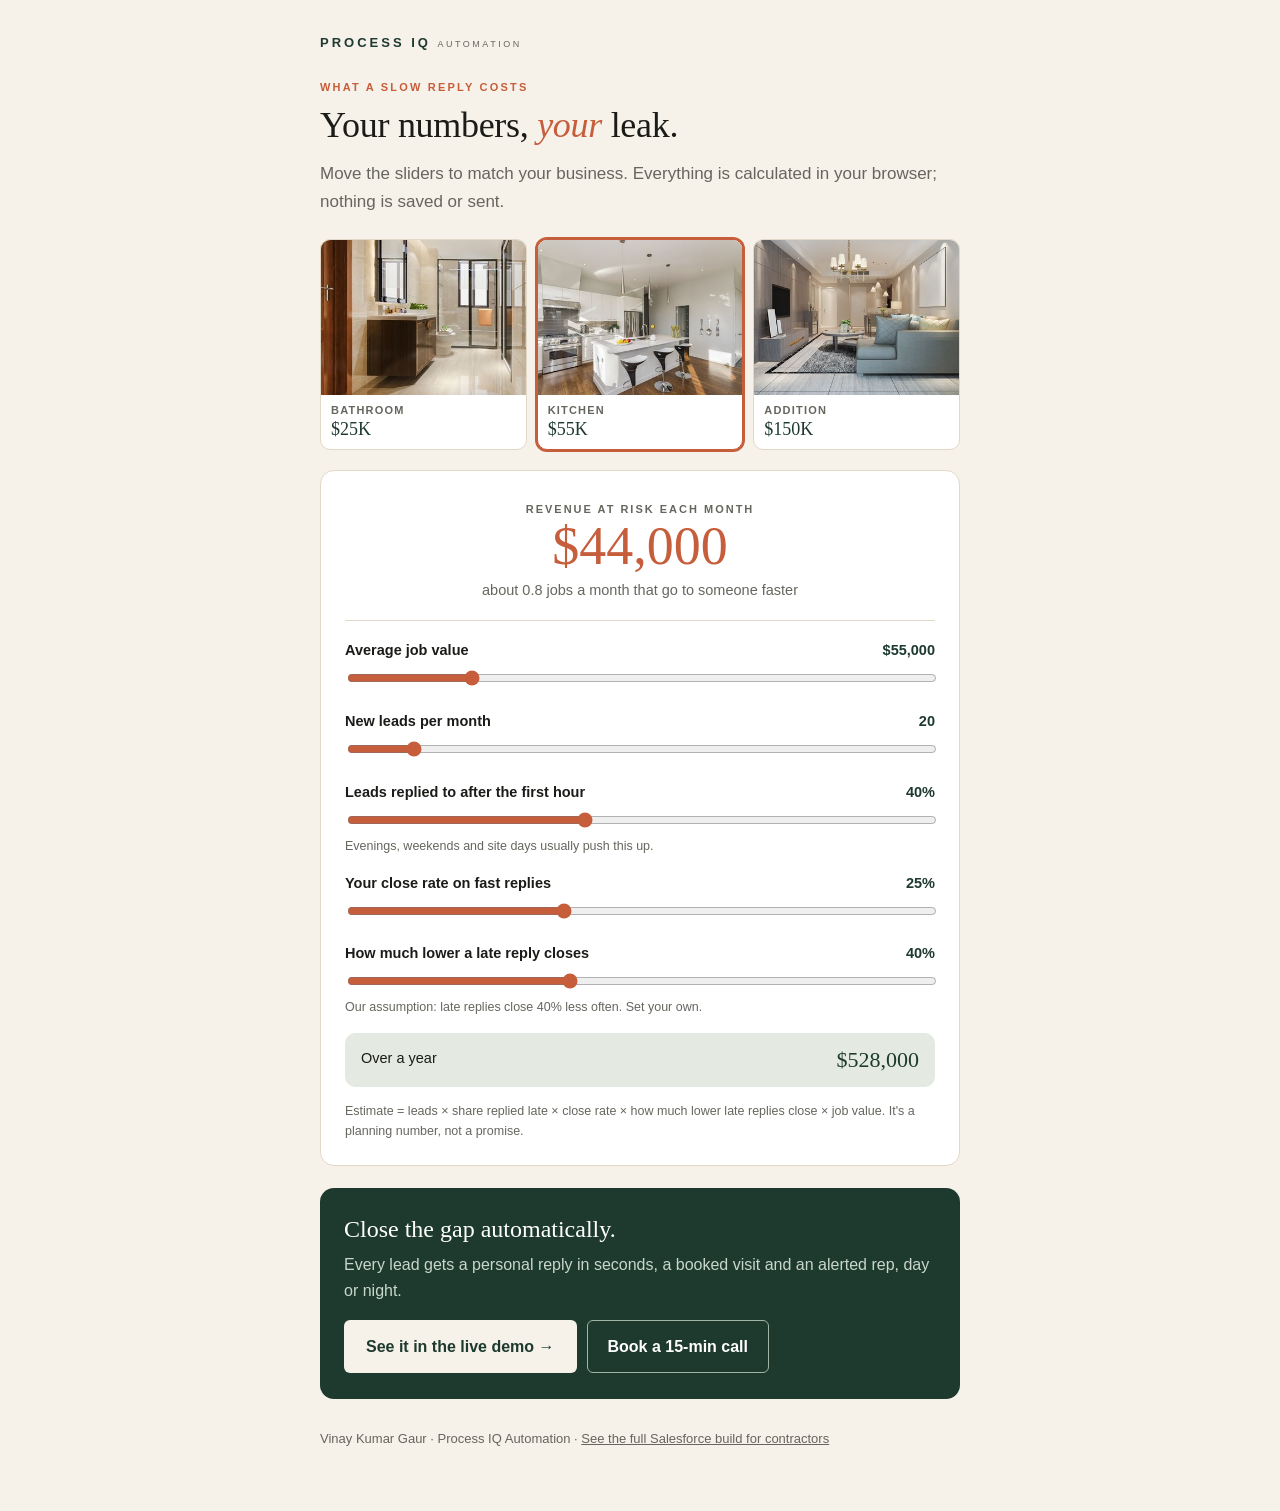
<file: reno/leak.html>
<!DOCTYPE html>
<html lang="en"><head>
<meta charset="UTF-8"/><meta name="viewport" content="width=device-width,initial-scale=1.0"/>
<title>What Slow Replies Cost | Process IQ Automation</title>
<meta name="robots" content="noindex"/>
<link rel="icon" type="image/png" sizes="32x32" href="https://processiqautomation.com/favicon-32.png"/>
<link rel="stylesheet" href="_shared.css"/>
<style>
.jobs{display:grid;grid-template-columns:repeat(3,minmax(0,1fr));gap:10px;margin:0 0 20px}
.jobs a{display:block;border:1px solid var(--line);border-radius:10px;overflow:hidden;background:var(--card);text-decoration:none;color:var(--ink)}
.jobs img{display:block;width:100%;aspect-ratio:368/280;object-fit:cover}
.jobs span{display:block;padding:8px 10px;font:700 11px/1.3 Arial,sans-serif;letter-spacing:1.2px;color:var(--muted)}
.jobs b{display:block;font:400 18px/1.3 Georgia,serif;letter-spacing:0;color:var(--green)}
.jobs a[aria-current="true"]{border-color:var(--clay);box-shadow:0 0 0 2px var(--clay)}
.big{text-align:center;padding:6px 0 18px;border-bottom:1px solid var(--line);margin-bottom:18px}
.big small{display:block;font:700 11px/16px Arial,sans-serif;letter-spacing:2px;color:var(--muted)}
.big output{display:block;font:400 54px/1.1 Georgia,serif;color:var(--clay);font-variant-numeric:tabular-nums}
.big span{color:var(--muted);font-size:14.5px}
.ctl{margin:0 0 16px}
.ctl label{display:flex;justify-content:space-between;font-weight:700;font-size:14.5px;margin-bottom:6px}
.ctl label output{color:var(--green);font-variant-numeric:tabular-nums}
.ctl input[type=range]{width:100%;accent-color:var(--clay)}
.ctl small{display:block;color:var(--muted);font-size:12.5px}
.yr{display:flex;justify-content:space-between;gap:12px;background:var(--sage);border-radius:10px;padding:14px 16px;font-size:14.5px}
.yr b{font:400 22px/1.2 Georgia,serif;color:var(--green);font-variant-numeric:tabular-nums}
.note{font-size:12.5px;color:var(--muted);margin:14px 0 0}
</style><script src="region.js"></script>
</head>
<body><main>
<a class="brand" href="https://www.processiqautomation.com/"><span>PROCESS IQ <small>AUTOMATION</small></span></a>
<p class="eyebrow">WHAT A SLOW REPLY COSTS</p>
<h1>Your numbers, <em>your</em> leak.</h1>
<p class="lede">Move the sliders to match your business. Everything is calculated in your browser; nothing is saved or sent.</p>
<nav class="jobs" aria-label="Typical job">
<a href="?job=bath" data-j="bath"><img src="img/tile-bath.jpg" alt="Bathroom remodel"><span>BATHROOM<b>$25K</b></span></a>
<a href="?job=kitchen" data-j="kitchen"><img src="img/tile-kitchen.jpg" alt="Kitchen remodel"><span>KITCHEN<b>$55K</b></span></a>
<a href="?job=addition" data-j="addition"><img src="img/tile-addition.jpg" alt="Home addition"><span>ADDITION<b>$150K</b></span></a>
</nav>
<section class="card">
<div class="big" aria-live="polite"><small>REVENUE AT RISK EACH MONTH</small><output id="month">$0</output><span id="jobsLost"></span></div>
<div class="ctl"><label for="val">Average job value <output id="valO"></output></label><input type="range" id="val" min="5000" max="250000" step="1000"></div>
<div class="ctl"><label for="leads">New leads per month <output id="leadsO"></output></label><input type="range" id="leads" min="5" max="150" step="1" value="20"></div>
<div class="ctl"><label for="late">Leads replied to after the first hour <output id="lateO"></output></label><input type="range" id="late" min="0" max="100" step="5" value="40"><small>Evenings, weekends and site days usually push this up.</small></div>
<div class="ctl"><label for="close">Your close rate on fast replies <output id="closeO"></output></label><input type="range" id="close" min="5" max="60" step="1" value="25"></div>
<div class="ctl"><label for="drop">How much lower a late reply closes <output id="dropO"></output></label><input type="range" id="drop" min="10" max="90" step="5" value="40"><small>Our assumption: late replies close 40% less often. Set your own.</small></div>
<div class="yr"><span>Over a year</span><b id="year">$0</b></div>
<p class="note">Estimate = leads &times; share replied late &times; close rate &times; how much lower late replies close &times; job value. It's a planning number, not a promise.</p>
</section>
<section class="dark">
<h2>Close the gap automatically.</h2>
<p>Every lead gets a personal reply in seconds, a booked visit and an alerted rep, day or night.</p>
<div class="row"><a class="btn lt" href="/?utm_source=reno_leak_page&utm_medium=referral#demo">See it in the live demo &rarr;</a><a class="ghost" href="/#enquire">Book a 15-min call</a></div>
</section>
<p class="foot">Vinay Kumar Gaur · Process IQ Automation · <a href="/">See the full Salesforce build for contractors</a></p>
</main>
<script>
const J={bath:25000,kitchen:55000,addition:150000};
if(window.RG==='on'){J.bath=30000;J.kitchen=65000;J.addition=70000;
 const t=document.querySelectorAll('.jobs a span');if(t.length===3){t[0].innerHTML='BATHROOM<b>$30K</b>';t[1].innerHTML='KITCHEN<b>$65K</b>';t[2].innerHTML='BASEMENT<b>$70K</b>';}
 const im=document.querySelector('.jobs a[data-j=addition] img');if(im)im.alt='Finished basement';}
const q=new URLSearchParams(location.search);let j=q.get('job');if(j==='basement')j='addition';if(!J[j])j='kitchen';
const $=id=>document.getElementById(id);
const usd=v=>'$'+Math.round(v).toLocaleString('en-US');
$('val').value=J[j];
document.querySelectorAll('.jobs a').forEach(a=>{a.setAttribute('aria-current',a.dataset.j===j);a.onclick=e=>{e.preventDefault();j=a.dataset.j;$('val').value=J[j];document.querySelectorAll('.jobs a').forEach(b=>b.setAttribute('aria-current',b===a));calc();};});
function calc(){
  const v=+$('val').value,l=+$('leads').value,lt=+$('late').value/100,c=+$('close').value/100,d=+$('drop').value/100;
  const jobs=l*lt*c*d, m=jobs*v;
  $('valO').textContent=usd(v);$('leadsO').textContent=l;$('lateO').textContent=Math.round(lt*100)+'%';$('closeO').textContent=Math.round(c*100)+'%';$('dropO').textContent=Math.round(d*100)+'%';
  $('month').textContent=usd(m);$('year').textContent=usd(m*12);
  $('jobsLost').textContent=`about ${jobs<1?jobs.toFixed(1):Math.round(jobs*10)/10} job${jobs===1?'':'s'} a month that go to someone faster`;
}
document.querySelectorAll('input[type=range]').forEach(i=>i.addEventListener('input',calc));calc();
</script>
</body></html>
</file>
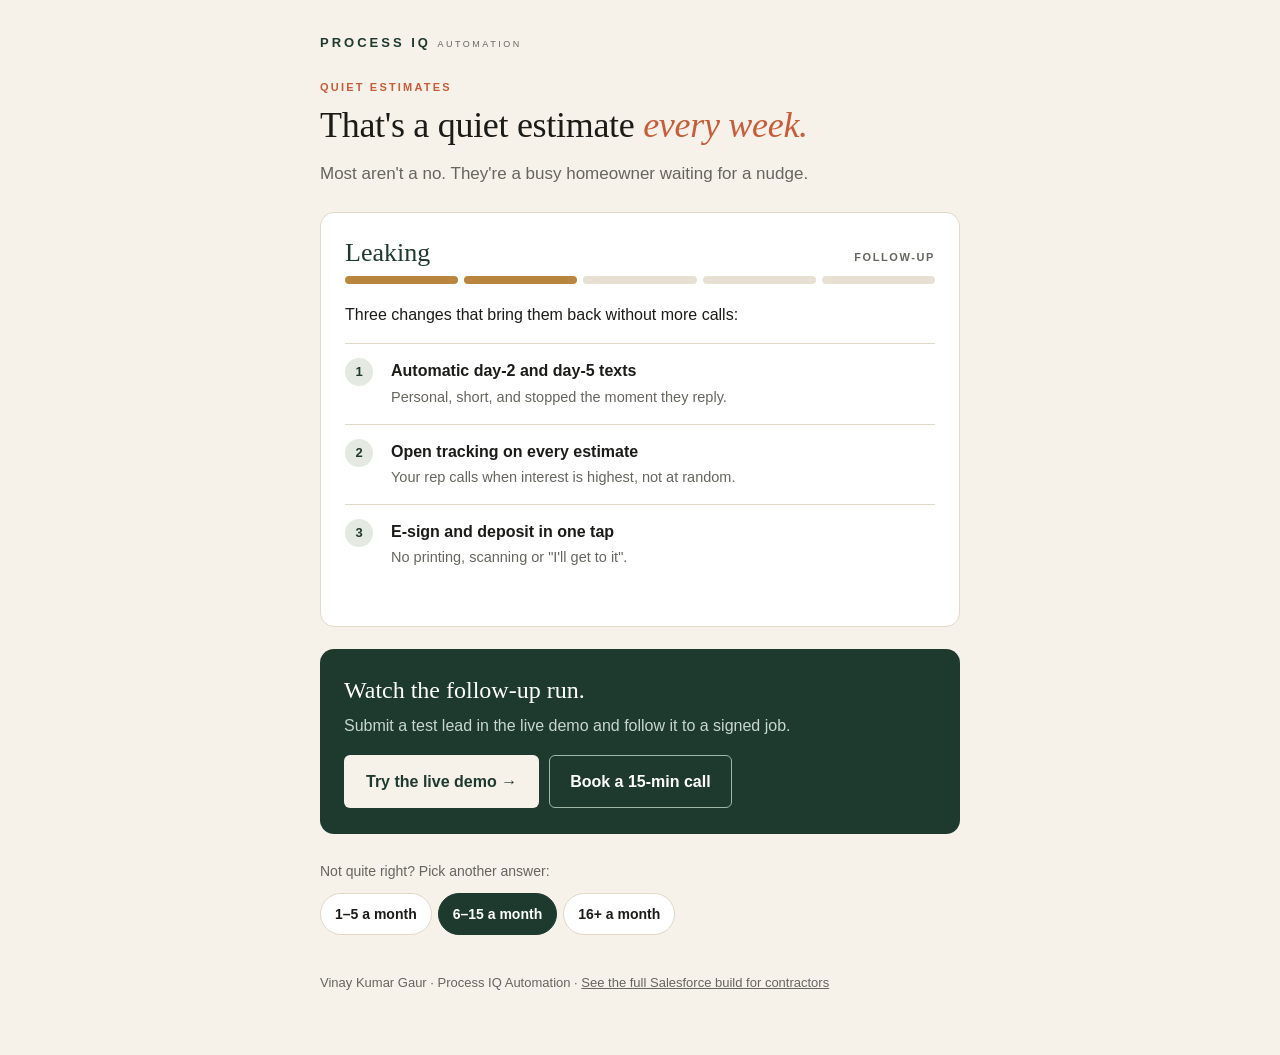
<file: reno/r.html>
<!DOCTYPE html>
<html lang="en"><head>
<meta charset="UTF-8"/><meta name="viewport" content="width=device-width,initial-scale=1.0"/>
<title>Your Quick Fix | Process IQ Automation</title>
<meta name="robots" content="noindex"/>
<link rel="icon" type="image/png" sizes="32x32" href="https://processiqautomation.com/favicon-32.png"/>
<link rel="stylesheet" href="_shared.css"/>
<style>
.gauge{display:flex;gap:6px;margin:0 0 18px}
.gauge i{flex:1;height:8px;border-radius:4px;background:#E7E0D3}
.gauge i.on{background:var(--clay)}
.gauge.good i.on{background:#4A7C59}
.gauge.mid i.on{background:#B8863F}
.score{display:flex;justify-content:space-between;align-items:baseline;gap:12px;margin-bottom:8px}
.score b{font:400 26px/1.2 Georgia,serif;color:var(--green)}
.score span{font:700 11px/1 Arial,sans-serif;letter-spacing:1.6px;color:var(--muted);white-space:nowrap}
ol.fix{list-style:none;margin:16px 0 0;padding:0;counter-reset:f}
ol.fix li{counter-increment:f;display:grid;grid-template-columns:34px 1fr;gap:12px;padding:14px 0;border-top:1px solid var(--line)}
ol.fix li::before{content:counter(f);width:28px;height:28px;border-radius:50%;background:var(--sage);color:var(--green);font:700 13px/28px Arial,sans-serif;text-align:center}
ol.fix b{display:block}
ol.fix span{color:var(--muted);font-size:14.5px}
.tpl{margin-top:20px;background:var(--sage);border-radius:12px;padding:18px}
.tpl p.k{font:700 11px/16px Arial,sans-serif;letter-spacing:1.8px;color:var(--green);margin:0 0 8px}
.tpl blockquote{margin:0 0 14px;background:#fff;border-radius:14px 14px 14px 4px;padding:14px 16px;font-size:15.5px;line-height:1.5}
.tpl button{all:unset;cursor:pointer;background:var(--green);color:#fff;font-weight:700;font-size:14px;padding:10px 16px;border-radius:6px}
.fields{display:flex;flex-wrap:wrap;gap:8px;margin-top:18px}
.fields span{background:var(--bg);border:1px solid var(--line);border-radius:6px;padding:6px 10px;font-size:13.5px;font-weight:600}
.fields span i{font-style:normal;color:var(--clay)}
</style><script src="region.js"></script>
</head>
<body><main>
<a class="brand" href="https://www.processiqautomation.com/"><span>PROCESS IQ <small>AUTOMATION</small></span></a>
<p class="eyebrow" id="ey"></p>
<h1 id="h"></h1>
<p class="lede" id="lede"></p>
<section class="card" aria-live="polite">
<div class="score" id="scoreRow"><b id="tier"></b><span id="metric"></span></div>
<div class="gauge" id="gauge"><i></i><i></i><i></i><i></i><i></i></div>
<p id="body" style="margin:0"></p>
<ol class="fix" id="fix"></ol>
<div class="fields" id="fields"></div>
<div class="tpl" id="tpl" hidden><p class="k">COPY THIS FOLLOW-UP TEXT</p><blockquote id="tplText"></blockquote><button type="button" id="copy">Copy text</button></div>
</section>
<section class="dark">
<h2 id="ctaH"></h2>
<p id="ctaP"></p>
<div class="row"><a class="btn lt" id="demo" href="/#demo"></a><a class="ghost" href="/#enquire">Book a 15-min call</a></div>
</section>
<div class="picker"><p>Not quite right? Pick another answer:</p><div id="pick"></div></div>
<p class="foot">Vinay Kumar Gaur · Process IQ Automation · <a href="/">See the full Salesforce build for contractors</a></p>
</main>
<script>
const G={
 quotes:{ey:"QUIET ESTIMATES",metric:"FOLLOW-UP",cta:["Watch the follow-up run.","Submit a test lead in the live demo and follow it to a signed job.","Try the live demo →","#demo"],
  pick:[["q_few","1–5 a month"],["q_mid","6–15 a month"],["q_many","16+ a month"]]},
 obj:{ey:"YOUR FOLLOW-UP REPLY",metric:"OBJECTION",cta:["Send it automatically, on day 2.","The right text goes out from your rep's number, and the rep is alerted when the estimate is reopened.","See the follow-up flow →","#demo"],
  pick:[["o_price","“More than we expected”"],["o_think","“Need to think about it”"],["o_compare","“Getting other quotes”"]]},
 visits:{ey:"VISIT RESULTS",metric:"VISIT DATA",cta:["Fill the rep form yourself.","Step 4 of the live demo: check in, add photos, pick an outcome and submit.","Open the rep form →","#demo"],
  pick:[["v_texts","Texts and calls"],["v_paper","Paper or notes"],["v_crm","The CRM"]]},
 forms:{ey:"REP FORM BY TRADE",metric:"FIELDS",cta:["Try it on your phone.","The live demo has the same form, with a switch for roofing, HVAC and remodeling.","Open the rep form →","#demo"],
  pick:[["f_roof","Roofing"],["f_kitchen","Kitchen"],["f_bath","Bathroom"]]},
 reviews:{ey:"GOOGLE REVIEWS",metric:"REVIEWS",cta:["See where reviews fit in the journey.","From first lead to repeat client, every step connected in one system.","See the full journey →","#lifecycle"],
  pick:[["r_low","Under 25"],["r_mid","25–100"],["r_high","100+"]]},
 after:{ey:"AFTER THE FINAL PAYMENT",metric:"FOLLOW-UP",cta:["See where this fits in the journey.","From first lead to repeat client, every step connected in one system.","See the full journey →","#lifecycle"],
  pick:[["a_nothing","Thanks and move on"],["a_sometimes","When we remember"],["a_system","We have a plan"]]},
 ai:{ey:"AI LEAD SCORE",metric:"AI SCORE",cta:["Watch a lead get scored and routed.","Submit a test lead in the live demo and see the score, the rep it goes to and the first text.","Try the live demo →","#demo"],
  pick:[["ai_hot","The $60K kitchen"],["ai_mid","The bathroom idea"],["ai_low","The roof patch"]]},
 ads:{ey:"YOUR LEAD SOURCE",metric:"TRACKING",cta:["See the sample dashboard.","Lead to job funnel and revenue by source, with illustrative numbers.","See the dashboard →","#dashboard"],
  pick:[["s_google","Google"],["s_meta","Meta"],["s_angi","Angi / Yelp"]]}
};
const R={
 q_few:{g:"quotes",h:'A few quiet estimates still add up.',lede:'Even 3 a month at $30K each is $90K sitting in someone else\'s inbox.',tier:'Manageable',n:4,c:"good",body:'Keep every one of them warm with three timed touches:',
  fix:[['Day 2: a friendly check-in text','From the rep\'s number, with the estimate link.'],['Reopened? Alert the rep','A task the moment the homeowner looks again.'],['Day 7: one useful extra','Financing options or a similar finished job.']]},
 q_mid:{g:"quotes",h:'That\'s a quiet estimate <em>every week.</em>',lede:'Most aren\'t a no. They\'re a busy homeowner waiting for a nudge.',tier:'Leaking',n:2,c:"mid",body:'Three changes that bring them back without more calls:',
  fix:[['Automatic day-2 and day-5 texts','Personal, short, and stopped the moment they reply.'],['Open tracking on every estimate','Your rep calls when interest is highest, not at random.'],['E-sign and deposit in one tap','No printing, scanning or "I\'ll get to it".']]},
 q_many:{g:"quotes",h:'16+ quiet estimates is your <em>biggest upside.</em>',lede:'You already paid for these leads and the visit. Following up is the cheapest revenue you have.',tier:'Big upside',n:1,c:"",body:'Start here, in this order:',
  fix:[['One list of every open estimate','Value, age and last activity, sorted for the rep.'],['A 3-touch follow-up on autopilot','Day 2 text, day 5 email, day 9 final check-in.'],['Weekly "aging estimates" report','Every Monday, so nothing quietly expires.']]},
 o_price:{g:"obj",h:'"It\'s more than we <em>expected.</em>"',lede:'Price objections usually mean "help me see the value" or "help me afford it."',tier:'Price',n:0,c:"",body:'What to send on day 2:',
  tpl:'Hi {first}, thanks again for having us out. I know the number was more than you planned. Two options if it helps: we can phase the work, or I can send monthly payment options. Want either?',
  fix:[['Offer phasing or options','A smaller first phase keeps the project alive.'],['Show monthly payments','Financing reframes $38K as a monthly number.'],['Send a similar finished job','Photos of a comparable project build confidence.']]},
 o_think:{g:"obj",h:'"We need to <em>think about it.</em>"',lede:'Usually means one decision-maker wasn\'t there, or a question went unasked.',tier:'Timing',n:0,c:"",body:'What to send on day 2:',
  tpl:'Hi {first}, no rush at all. Most couples have a question or two after a visit. Is there anything I can answer, or would a quick call with both of you this week help?',
  fix:[['Invite the other decision-maker','A short call when both can join.'],['Answer the unasked question','Timeline, mess, permits: send the FAQ.'],['Set a gentle date','"I can hold this price until the 30th."']]},
 o_compare:{g:"obj",h:'"We\'re getting <em>other quotes.</em>"',lede:'Good. Make yours the easiest one to compare, and the one that follows up.',tier:'Comparing',n:0,c:"",body:'What to send on day 2:',
  tpl:'Hi {first}, smart to compare. When you line the quotes up, check what\'s included: permits, haul-away, warranty and timeline. Happy to walk through ours line by line, takes 10 minutes.',
  fix:[['Send a "how to compare" checklist','You set the criteria the others are judged on.'],['Highlight warranty and timeline','The things cheaper bids usually leave out.'],['Follow up on day 5','Most competitors never follow up at all.']]},
 v_texts:{g:"visits",h:'Results in texts means <em>follow-ups slip.</em>',lede:'Nobody can report on a text thread, and nothing happens automatically after it.',tier:'Scattered',n:1,c:"",body:'Move the result into the CRM, without extra work for reps:',
  fix:[['A 2-minute phone form','Check-in, photos, price and outcome, on site.'],['Outcome triggers the next step','Sold creates the job; 2nd meeting books it; not sold starts follow-up.'],['Manager summary, instantly','Slack, email or SMS the moment it\'s submitted.']]},
 v_paper:{g:"visits",h:'Notes work until <em>someone\'s on vacation.</em>',lede:'Paper and notes apps keep the detail, but nobody else can see it or act on it.',tier:'Slow',n:2,c:"mid",body:'Keep the detail, add the automation:',
  fix:[['Same questions, on a phone form','Your reps fill what they already write down.'],['Photos saved to the job','Not on the rep\'s camera roll.'],['Results feed your dashboard','Close rate by rep and lead source, automatically.']]},
 v_crm:{g:"visits",h:'In the CRM is right. <em>Now make it effortless.</em>',lede:'If reps update it "most of the time", the gaps are where jobs slip.',tier:'Ahead',n:4,c:"good",body:'Close the last gaps:',
  fix:[['Mobile form instead of desktop fields','Filled in the driveway, not at 10 PM.'],['Required fields by outcome','Sold needs a deposit; not sold needs a reason.'],['Alerts for overdue results','If a visit has no result in 2 hours, the manager knows.']]},
 f_roof:{g:"forms",h:'The <em>roofing</em> visit form.',lede:'What your rep fills on site, in about two minutes, and what each answer triggers.',tier:'9 fields',n:0,c:"",body:'Fields on the form:',
  fields:['Check-in + GPS','Decision makers present*','Roof type','Squares','Layers to remove','Insurance claim? → claim #','Photos','Price + discount','Outcome*'],
  fix:[['Sold','Job created, deposit invoice, materials task.'],['2nd meeting','Event booked for rep and homeowner, reminders set.'],['Not sold','Reason saved, 90-day follow-up starts.']]},
 f_kitchen:{g:"forms",h:'The <em>kitchen</em> visit form.',lede:'What your rep fills on site, in about two minutes, and what each answer triggers.',tier:'11 fields',n:0,c:"",body:'Fields on the form:',
  fields:['Check-in + GPS','Decision makers present*','Layout change?','Square feet','Cabinet line','Countertop','Budget range','Photos','Price + discount','Financing interest','Outcome*'],
  fix:[['Sold','Job created, design meeting booked, deposit invoice.'],['2nd meeting','Showroom visit booked, samples list sent.'],['Not sold','Reason saved, financing email if budget was the issue.']]},
 f_bath:{g:"forms",h:'The <em>bathroom</em> visit form.',lede:'What your rep fills on site, in about two minutes, and what each answer triggers.',tier:'10 fields',n:0,c:"",body:'Fields on the form:',
  fields:['Check-in + GPS','Decision makers present*','Tub to shower?','Tile area','Vanity size','Accessibility needs','Photos','Price + discount','Timeline','Outcome*'],
  fix:[['Sold','Job created, tile selection booked, deposit invoice.'],['2nd meeting','Event booked, both decision-makers invited.'],['Not sold','Reason saved, check-in in 60 days.']]},
 r_low:{g:"reviews",h:'Under 25 reviews is the <em>fastest win.</em>',lede:'Homeowners compare remodelers on Google first. Every finished job should become a review.',tier:'Behind',n:1,c:"",body:'Start the habit automatically:',
  fix:[['Ask on day 3 after completion','When they\'re happiest, by text, from the owner.'],['One tap to your Google page','No searching, no login hunt.'],['Gentle reminder on day 7','Only if they haven\'t posted yet.']]},
 r_mid:{g:"reviews",h:'25–100 reviews: <em>keep them coming.</em>',lede:'Recent reviews matter as much as the total. A steady flow beats a big old pile.',tier:'Growing',n:3,c:"mid",body:'Make it steady:',
  fix:[['Every completed job asks','Not just the ones someone remembers.'],['Unhappy? Route to the owner first','A private feedback step before Google.'],['Reply to every review','A reminder task the day it\'s posted.']]},
 r_high:{g:"reviews",h:'100+ reviews. <em>Now turn them into referrals.</em>',lede:'Your happiest reviewers are your best salespeople. Ask them for introductions.',tier:'Strong',n:5,c:"good",body:'Next level:',
  fix:[['Day 30 referral ask','To 5-star reviewers, with a simple share link.'],['Track referral source','See which past clients send work.'],['Thank-you for referrers','Automatic when a referral signs.']]},
 a_nothing:{g:"after",h:'Thanks and move on <em>leaves jobs behind.</em>',lede:'Past clients already trust you. Most remodelers never ask them for anything again.',tier:'Most common',n:1,c:"",body:'Add these three touches:',
  fix:[['Day 1: thank-you with photos','Before-and-after shots and the warranty.'],['Day 3: review request','One tap to Google.'],['Day 30: referral ask','"Know anyone planning a project?"']]},
 a_sometimes:{g:"after",h:'"When we remember" means <em>most don\'t get asked.</em>',lede:'The busiest months, when you finish the most jobs, are when nobody remembers.',tier:'Sometimes',n:3,c:"mid",body:'Make it automatic:',
  fix:[['Trigger on job completion','The sequence starts when the job is marked done.'],['Same timing every time','Day 1, 3 and 30, from the owner.'],['Yearly check-in','Maintenance tips and the next-project question.']]},
 a_system:{g:"after",h:'A plan puts you <em>ahead of most.</em>',lede:'Now measure it, so you know which touches bring work back.',tier:'Rare',n:4,c:"good",body:'Measure and grow it:',
  fix:[['Referral source on every lead','See which past clients send work.'],['Review rate by crew and rep','Spot your best finishers.'],['Repeat-project prompts','Kitchen clients often do the bath next.']]},
 ai_hot:{g:"ai",h:'Score: <em>94, hot.</em> Call within 5 minutes.',lede:'"Need a full kitchen redo. Budget around $60K, hoping to start in January." Kitchen · Irvine · Google Ads',tier:'94 · Hot',n:5,c:"",body:'What the AI read, and what happened next:',
  fix:[['Budget, timeline and area all fit','$60K kitchen, start under 3 months, inside your service ZIPs: +75.'],['Routed to the best-fit rep in seconds','Kitchen specialist with an open slot this week, alerted on his phone.'],['Personal text sent, visit offered','Two times to choose from, straight from the rep\'s calendar.']]},
 ai_mid:{g:"ai",h:'Score: <em>41, nurture.</em> Not now, not never.',lede:'"How much does a bathroom remodel usually cost? Just getting ideas." Bathroom · Long Beach · Facebook',tier:'41 · Nurture',n:2,c:"mid",body:'What the AI read, and what happened next:',
  fix:[['In area, but no budget or timeline','Early research, not ready for a sales call yet.'],['Sent your price-range guide automatically','Real ranges for your area, plus 3 finished bathrooms.'],['Re-scored when they come back','Opens the guide twice or asks about dates? The rep is alerted.']]},
 ai_low:{g:"ai",h:'Score: <em>18, low fit.</em> No rep time spent.',lede:'"What\'s your cheapest price to patch a small roof leak?" Roof patch · Reno, NV · Angi',tier:'18 · Low fit',n:1,c:"good",body:'What the AI read, and what happened next:',
  fix:[['Outside your service area','Reno, NV is outside the ZIPs you serve.'],['Small repair, price-first','Below your minimum job size.'],['Polite auto-reply with a referral','Your brand stays friendly, and your reps stay on real jobs.']]},
 s_google:{g:"ads",h:'Google brings volume. <em>Does it bring jobs?</em>',lede:'Clicks and calls are easy to count. Signed jobs per campaign is the number that matters.',tier:'Most used',n:0,c:"",body:'Track these, per campaign:',
  fix:[['Lead source captured automatically','From the form, the call and the LSA, with no manual tagging.'],['Cost per signed job','Ad spend ÷ jobs won, not ÷ clicks.'],['Weekly report, Monday 9 AM','Spend, leads, visits and jobs by campaign.']]},
 s_meta:{g:"ads",h:'Meta is cheap per lead. <em>Is it cheap per job?</em>',lede:'Social leads are often earlier in the decision. They need a different follow-up.',tier:'Hit or miss',n:0,c:"",body:'Track these, per ad set:',
  fix:[['Lead quality score','Budget, timeline and project type at capture.'],['Longer nurture for early leads','Inspiration emails until they\'re ready.'],['Cost per signed job','So you can cut ad sets that never close.']]},
 s_angi:{g:"ads",h:'Shared leads are a <em>speed race.</em>',lede:'Angi, Yelp and Thumbtack send the same lead to several contractors. First reply wins.',tier:'Shared',n:0,c:"",body:'Win the race and track it:',
  fix:[['Instant reply to every shared lead','In seconds, before the others call.'],['Win rate by platform','Leads, visits and jobs per platform.'],['Cost per signed job','Fees ÷ jobs won, so you know what to keep.']]}
};
const q=new URLSearchParams(location.search);let k=q.get('k');if(!R[k])k='q_mid';
const d=R[k],g=G[d.g],$=id=>document.getElementById(id);
document.title=g.ey.charAt(0)+g.ey.slice(1).toLowerCase()+' | Process IQ Automation';
$('ey').textContent=g.ey;$('h').innerHTML=d.h;$('lede').textContent=d.lede;$('tier').textContent=d.tier;$('metric').textContent=g.metric;$('body').textContent=d.body;
const ga=$('gauge');if(d.n){[...ga.children].forEach((i,x)=>i.classList.toggle('on',x<d.n));ga.className='gauge '+d.c;}else ga.style.display='none';
$('fix').innerHTML=d.fix.map(f=>`<li><div><b>${f[0]}</b><span>${f[1]}</span></div></li>`).join('');
if(d.fields){$('fields').innerHTML=d.fields.map(f=>`<span>${f.replace('*','<i>*</i>').replace('→','<i>→</i>')}</span>`).join('');$('body').textContent='Fields on the form (* required):';$('fix').before($('fields'));$('fix').insertAdjacentHTML('beforebegin','<p style="margin:20px 0 0;font-weight:700">What each outcome triggers:</p>');}
if(d.tpl){$('tpl').hidden=false;const t=d.tpl.replace('{first}','Mark');$('tplText').textContent=t;$('fix').before($('tpl'));$('body').textContent=d.body;
 $('copy').onclick=()=>{navigator.clipboard&&navigator.clipboard.writeText(t).then(()=>{$('copy').textContent='Copied ✓';setTimeout(()=>$('copy').textContent='Copy text',1800);});};
 $('fix').insertAdjacentHTML('beforebegin','<p style="margin:20px 0 0;font-weight:700">Why it works:</p>');}
$('ctaH').textContent=g.cta[0];$('ctaP').textContent=g.cta[1];$('demo').textContent=g.cta[2];$('demo').href='/?utm_source=reno_result_page&utm_medium=referral&utm_content='+k+g.cta[3];
$('pick').innerHTML=g.pick.map(p=>`<a href="?k=${p[0]}" aria-current="${p[0]===k}">${p[1]}</a>`).join('');
</script>
</body></html>
</file>
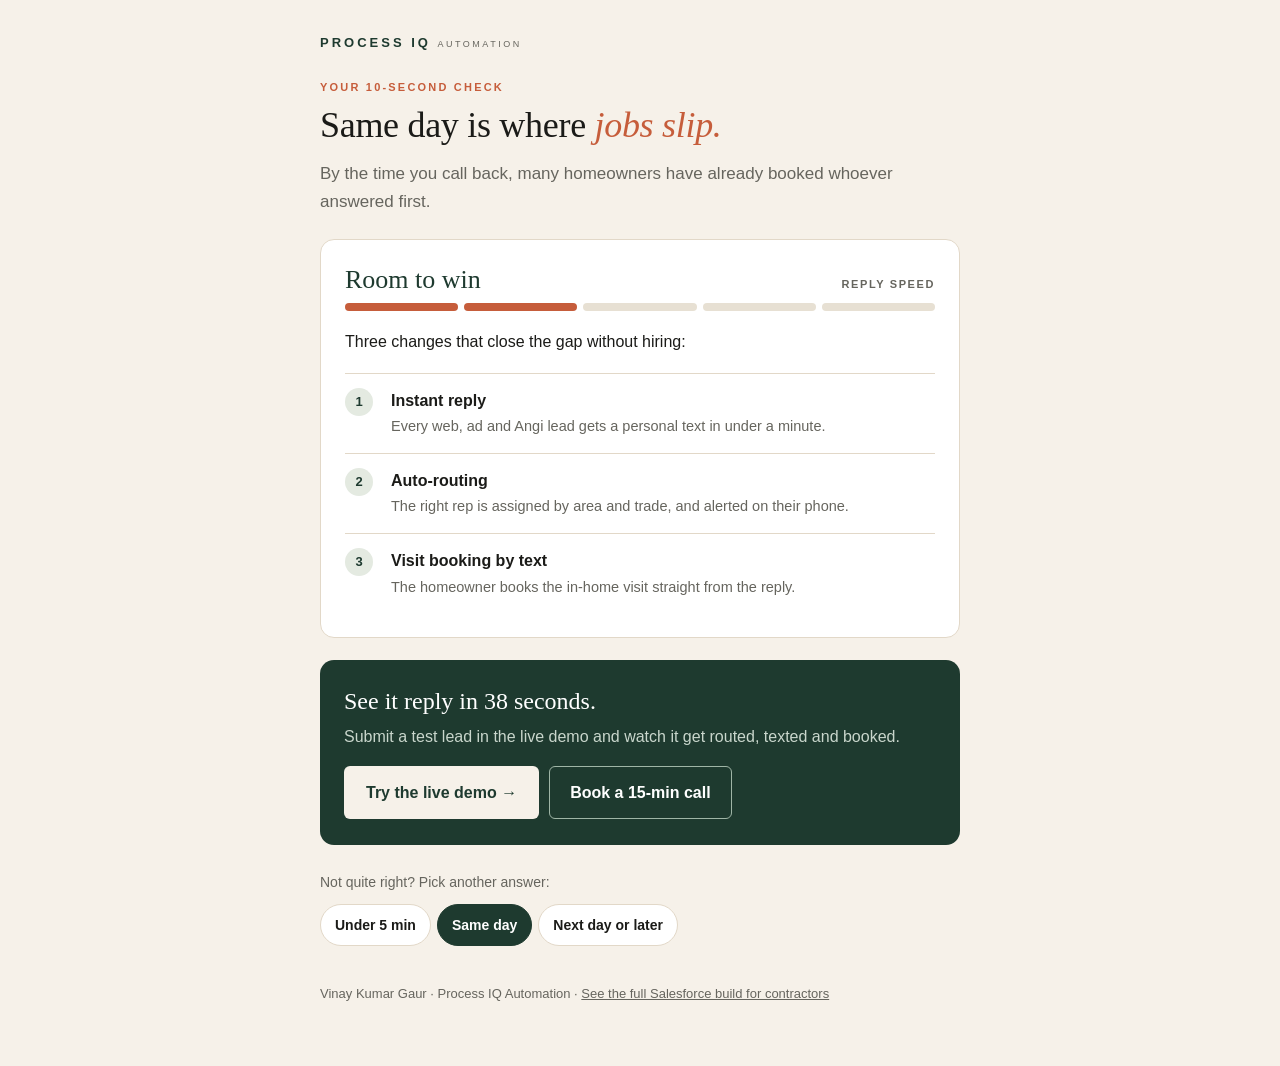
<file: reno/speed.html>
<!DOCTYPE html>
<html lang="en"><head>
<meta charset="UTF-8"/><meta name="viewport" content="width=device-width,initial-scale=1.0"/>
<title>Your Lead Reply Speed | Process IQ Automation</title>
<meta name="robots" content="noindex"/>
<link rel="icon" type="image/png" sizes="32x32" href="https://processiqautomation.com/favicon-32.png"/>
<link rel="stylesheet" href="_shared.css"/>
<style>
.gauge{display:flex;gap:6px;margin:0 0 18px}
.gauge i{flex:1;height:8px;border-radius:4px;background:#E7E0D3}
.gauge i.on{background:var(--clay)}
.gauge.good i.on{background:#4A7C59}
.score{display:flex;justify-content:space-between;align-items:baseline;margin-bottom:8px}
.score b{font:400 26px/1.2 Georgia,serif;color:var(--green)}
.score span{font:700 11px/1 Arial,sans-serif;letter-spacing:1.6px;color:var(--muted)}
ol.fix{list-style:none;margin:18px 0 0;padding:0;counter-reset:f}
ol.fix li{counter-increment:f;display:grid;grid-template-columns:34px 1fr;gap:12px;padding:14px 0;border-top:1px solid var(--line)}
ol.fix li::before{content:counter(f);width:28px;height:28px;border-radius:50%;background:var(--sage);color:var(--green);font:700 13px/28px Arial,sans-serif;text-align:center}
ol.fix b{display:block}
ol.fix span{color:var(--muted);font-size:14.5px}
</style><script src="region.js"></script>
</head>
<body><main>
<a class="brand" href="https://www.processiqautomation.com/"><span>PROCESS IQ <small>AUTOMATION</small></span></a>
<p class="eyebrow">YOUR 10-SECOND CHECK</p>
<h1 id="h"></h1>
<p class="lede" id="lede"></p>
<section class="card" aria-live="polite">
<div class="score"><b id="tier"></b><span>REPLY SPEED</span></div>
<div class="gauge" id="gauge"><i></i><i></i><i></i><i></i><i></i></div>
<p id="body" style="margin:0"></p>
<ol class="fix" id="fix"></ol>
</section>
<section class="dark">
<h2>See it reply in 38 seconds.</h2>
<p>Submit a test lead in the live demo and watch it get routed, texted and booked.</p>
<div class="row"><a class="btn lt" id="demo" href="/#demo">Try the live demo &rarr;</a><a class="ghost" href="/#enquire">Book a 15-min call</a></div>
</section>
<div class="picker"><p>Not quite right? Pick another answer:</p>
<a href="?r=fast" data-r="fast">Under 5 min</a><a href="?r=same" data-r="same">Same day</a><a href="?r=next" data-r="next">Next day or later</a></div>
<p class="foot">Vinay Kumar Gaur · Process IQ Automation · <a href="/">See the full Salesforce build for contractors</a></p>
</main>
<script>
const R={
 fast:{h:'Fast. Now make it <em>every</em> lead.',lede:'Replying within minutes puts you ahead of most remodelers. The gap is usually nights, weekends and busy site days.',tier:'Ahead of most',n:4,good:true,
  body:'Keep your speed when nobody is at the desk:',
  fix:[['After-hours auto-reply','A personal text and email the moment a form comes in, signed by the rep.'],['Self-booking link','Homeowners pick a visit slot from your rep\'s real calendar.'],['Missed-call text-back','Every missed call gets a text within a minute.']]},
 same:{h:'Same day is where <em>jobs slip.</em>',lede:'By the time you call back, many homeowners have already booked whoever answered first.',tier:'Room to win',n:2,good:false,
  body:'Three changes that close the gap without hiring:',
  fix:[['Instant reply','Every web, ad and Angi lead gets a personal text in under a minute.'],['Auto-routing','The right rep is assigned by area and trade, and alerted on their phone.'],['Visit booking by text','The homeowner books the in-home visit straight from the reply.']]},
 next:{h:'Next day means <em>someone else</em> got the visit.',lede:'That isn\'t a work-ethic problem. Remodelers are on site all day. It\'s a system problem, and it\'s the cheapest one to fix.',tier:'Biggest upside',n:1,good:false,
  body:'Start with the one change that pays for itself first:',
  fix:[['Reply in seconds, automatically','A personal text and email the moment the lead arrives, day or night.'],['One place for every lead','Web forms, ads, calls and referrals in one list, with no duplicates.'],['A nudge your team can\'t miss','If nobody has called within 15 minutes, the manager gets an alert.']]}
};
const q=new URLSearchParams(location.search);let r=q.get('r');if(!R[r])r='same';const d=R[r];
document.getElementById('h').innerHTML=d.h;document.getElementById('lede').textContent=d.lede;
document.getElementById('tier').textContent=d.tier;document.getElementById('body').textContent=d.body;
const g=document.getElementById('gauge');[...g.children].forEach((i,k)=>i.classList.toggle('on',k<d.n));g.classList.toggle('good',d.good);
document.getElementById('fix').innerHTML=d.fix.map(f=>`<li><div><b>${f[0]}</b><span>${f[1]}</span></div></li>`).join('');
document.querySelectorAll('.picker a').forEach(a=>{a.setAttribute('aria-current',a.dataset.r===r);a.href='?r='+a.dataset.r+(q.get('utm_campaign')?'&utm_campaign='+encodeURIComponent(q.get('utm_campaign')):'');});
document.getElementById('demo').href='/?utm_source=reno_speed_page&utm_medium=referral#demo';
</script>
</body></html>
</file>
<file: reno/_shared.css>
:root{--bg:#F6F1E9;--card:#FFFFFF;--ink:#1B1B18;--muted:#66655E;--green:#1E3A2F;--clay:#C65D3B;--oak:#C89B6D;--sage:#E4EAE1;--line:#E2D8C8}
*{box-sizing:border-box}
body{margin:0;background:var(--bg);color:var(--ink);font:16px/1.6 -apple-system,BlinkMacSystemFont,"Segoe UI",Arial,sans-serif;padding:36px 16px 48px}
main{max-width:640px;margin:0 auto}
.brand{display:flex;justify-content:space-between;align-items:center;margin-bottom:30px;font:700 13px/1 Arial,sans-serif;letter-spacing:3px;color:var(--green);text-decoration:none}
.brand small{font-weight:400;font-size:9px;letter-spacing:2.5px;color:var(--muted)}
.eyebrow{font:700 11px/16px Arial,sans-serif;letter-spacing:2.2px;color:var(--clay);margin:0 0 10px}
h1{font:400 36px/1.15 Georgia,'Times New Roman',serif;margin:0 0 14px;letter-spacing:-.3px;text-wrap:balance}
h1 em{color:var(--clay)}
.lede{color:var(--muted);margin:0 0 24px;font-size:17px}
.card{background:var(--card);border:1px solid var(--line);border-radius:14px;padding:24px}
.dark{background:var(--green);color:#fff;border-radius:14px;padding:26px 24px;margin-top:22px}
.dark h2{font:400 24px/1.25 Georgia,serif;margin:0 0 8px}
.dark p{color:#C9D6CC;margin:0 0 16px}
.row{display:flex;flex-wrap:wrap;gap:10px}
a.btn{display:inline-block;padding:14px 22px;border-radius:6px;background:var(--clay);color:#fff;font-weight:700;text-decoration:none}
a.btn.lt{background:var(--bg);color:var(--green)}
a.ghost{display:inline-block;padding:13px 20px;border-radius:6px;border:1px solid #9FB5A6;color:#fff;font-weight:700;text-decoration:none}
a:focus-visible,input:focus-visible,button:focus-visible{outline:3px solid var(--clay);outline-offset:3px}
.picker{margin-top:26px}
.picker p{color:var(--muted);font-size:14px;margin:0 0 10px}
.picker a{display:inline-block;margin:0 6px 8px 0;padding:9px 14px;border:1px solid var(--line);border-radius:999px;color:var(--ink);text-decoration:none;font-size:14px;font-weight:700;background:var(--card)}
.picker a[aria-current="true"]{background:var(--green);border-color:var(--green);color:#fff}
.foot{margin-top:30px;font-size:13px;color:var(--muted)}
.foot a{color:inherit}
@media (max-width:520px){h1{font-size:30px}.card{padding:20px}}
</file>
